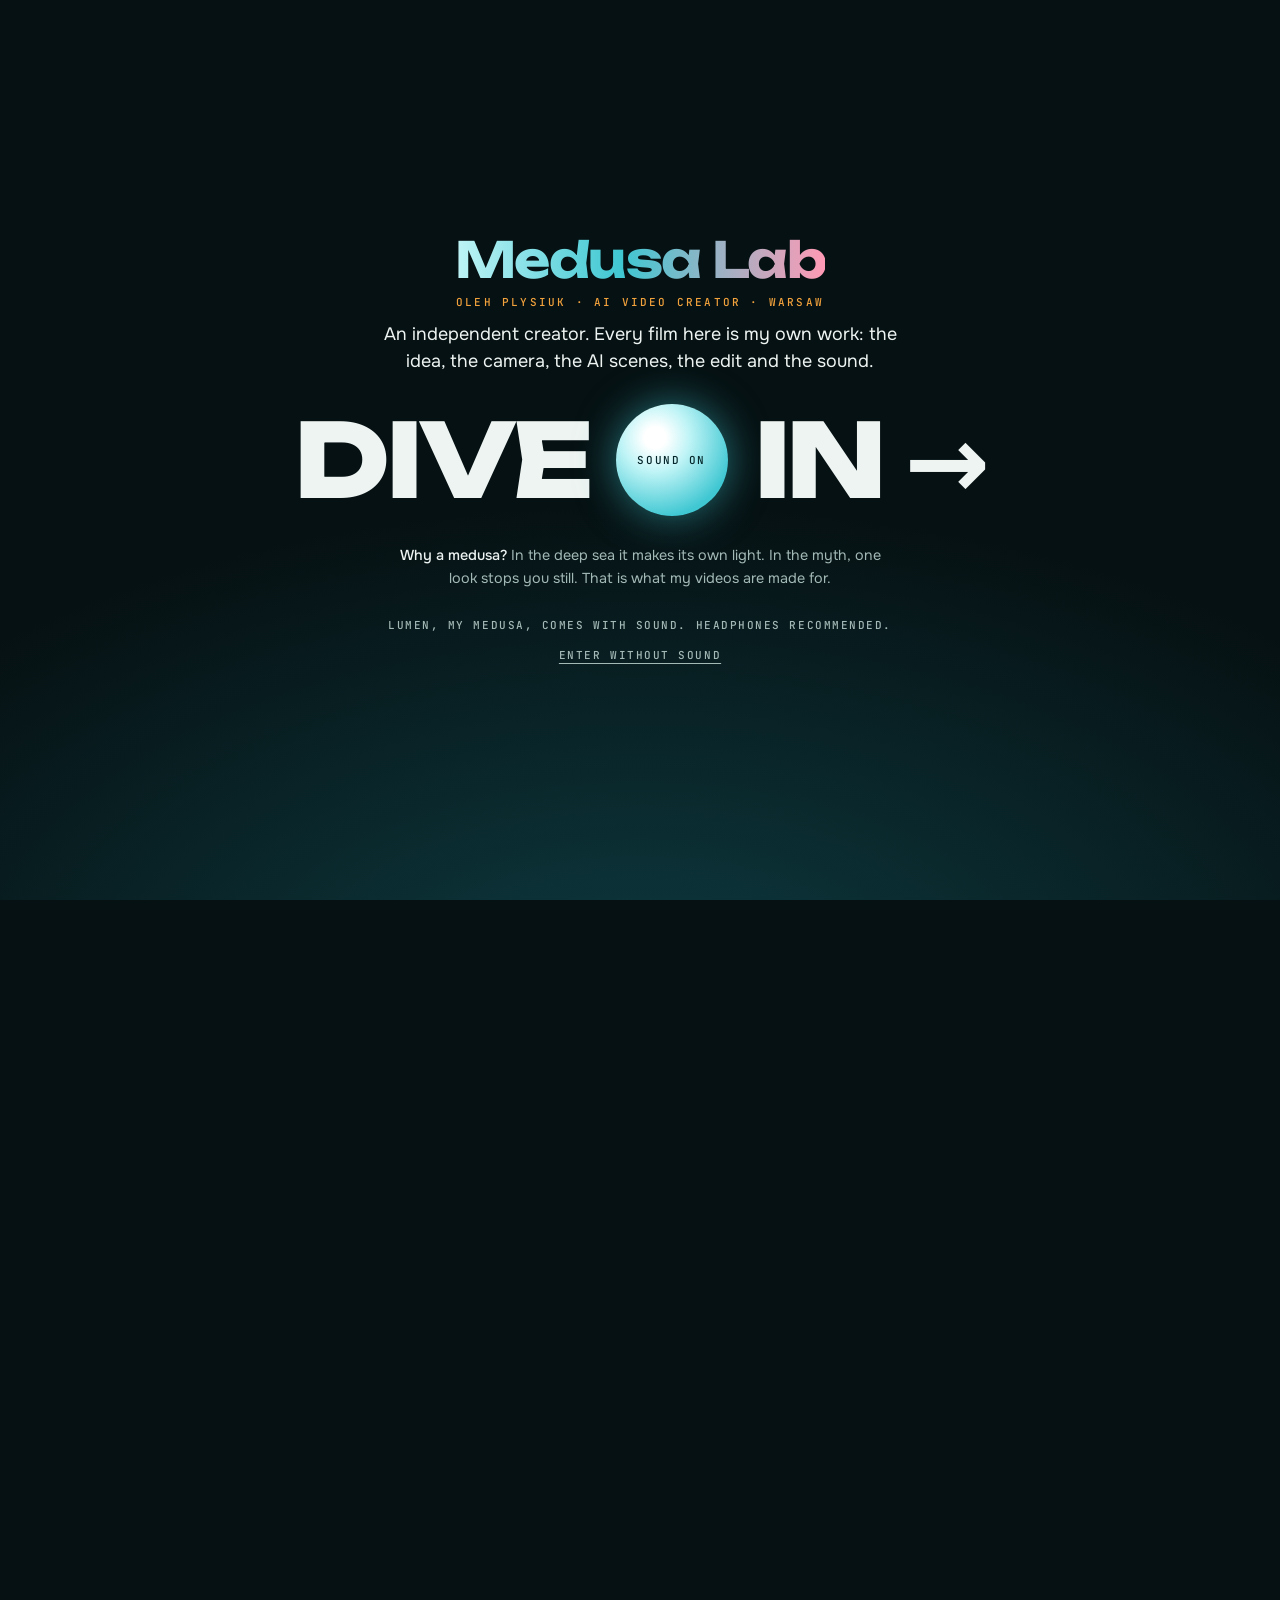
<file: index.html>
<!doctype html>
<html lang="en">
<head>
<meta charset="utf-8">
<meta name="viewport" content="width=device-width, initial-scale=1, viewport-fit=cover">
<title>Oleh Plysiuk · AI Video Creator</title>
<meta name="description" content="Oleh Plysiuk, AI video creator in Warsaw: product ads, brand films, reels and talking AI characters, with sound and music. For brands and agencies, from idea to final cut.">
<meta name="theme-color" content="#061113">
<link rel="canonical" href="https://olegplysiuk-lab.github.io/">
<meta property="og:type" content="website">
<meta property="og:url" content="https://olegplysiuk-lab.github.io/">
<meta property="og:title" content="Oleh Plysiuk · AI Video Creator">
<meta property="og:description" content="Oleh Plysiuk, AI video creator in Warsaw: product ads, brand films, reels and talking AI characters, with sound and music. For brands and agencies, from idea to final cut.">
<meta property="og:image" content="https://olegplysiuk-lab.github.io/og.jpg">
<meta property="og:image:width" content="1200">
<meta property="og:image:height" content="630">
<meta property="og:site_name" content="Oleh Plysiuk · AI Video Creator">
<meta property="og:locale" content="en_US">
<meta name="twitter:card" content="summary_large_image">
<meta name="author" content="Oleh Plysiuk">
<link rel="icon" href="favicon.svg" type="image/svg+xml">
<link rel="apple-touch-icon" href="apple-touch-icon.png">
<script type="application/ld+json">
{
 "@context": "https://schema.org",
 "@graph": [
  {
   "@type": "WebSite",
   "@id": "https://olegplysiuk-lab.github.io/#website",
   "url": "https://olegplysiuk-lab.github.io/",
   "name": "Oleh Plysiuk · AI Video Creator",
   "inLanguage": "en",
   "publisher": {
    "@id": "https://olegplysiuk-lab.github.io/#person"
   }
  },
  {
   "@type": "Person",
   "@id": "https://olegplysiuk-lab.github.io/#person",
   "name": "Oleh Plysiuk",
   "alternateName": [
    "Oleg Plysiuk",
    "Олег Плисюк"
   ],
   "jobTitle": "AI Video Creator",
   "description": "AI video creator, videographer and editor in Warsaw. Real camera work and generative AI, with sound and music, from the first idea to the final cut.",
   "url": "https://olegplysiuk-lab.github.io/",
   "image": "https://olegplysiuk-lab.github.io/media/oleh.jpg",
   "address": {
    "@type": "PostalAddress",
    "addressLocality": "Warsaw",
    "addressCountry": "PL"
   },
   "knowsLanguage": [
    "uk",
    "pl",
    "en"
   ],
   "knowsAbout": [
    "AI video production",
    "Generative AI video",
    "Videography",
    "Video editing",
    "Sound design",
    "AI music",
    "AI characters and lip-sync",
    "Interactive 3D websites"
   ],
   "sameAs": [
    "https://www.behance.net/fc6d06c6"
   ]
  },
  {
   "@type": "ProfessionalService",
   "@id": "https://olegplysiuk-lab.github.io/#studio",
   "name": "Oleh Plysiuk · AI video production",
   "description": "AI video production in Warsaw for brands and agencies: product ads, brand films, reels, AI characters, sound and music, and interactive 3D websites.",
   "url": "https://olegplysiuk-lab.github.io/services/",
   "image": "https://olegplysiuk-lab.github.io/og.jpg",
   "founder": {
    "@id": "https://olegplysiuk-lab.github.io/#person"
   },
   "address": {
    "@type": "PostalAddress",
    "addressLocality": "Warsaw",
    "addressCountry": "PL"
   },
   "areaServed": [
    {
     "@type": "City",
     "name": "Warsaw"
    },
    {
     "@type": "Country",
     "name": "Poland"
    },
    "Worldwide (remote)"
   ],
   "knowsLanguage": [
    "uk",
    "pl",
    "en"
   ],
   "hasOfferCatalog": {
    "@type": "OfferCatalog",
    "name": "Services",
    "itemListElement": [
     {
      "@type": "Offer",
      "itemOffered": {
       "@type": "Service",
       "name": "Product ads and AI product scenes",
       "description": "Your product in AI scenes built from real product photos or footage."
      }
     },
     {
      "@type": "Offer",
      "itemOffered": {
       "@type": "Service",
       "name": "Brand and image films",
       "description": "60–90 second films: script, live shoot or AI scenes, edit, sound and music."
      }
     },
     {
      "@type": "Offer",
      "itemOffered": {
       "@type": "Service",
       "name": "Reels and TikTok every month",
       "description": "Vertical videos for Instagram, TikTok and YouTube Shorts in a monthly package."
      }
     },
     {
      "@type": "Offer",
      "itemOffered": {
       "@type": "Service",
       "name": "AI characters who talk",
       "description": "A mascot or digital presenter with its own voice and lip-sync, labelled as AI."
      }
     },
     {
      "@type": "Offer",
      "itemOffered": {
       "@type": "Service",
       "name": "Sound and music for video",
       "description": "Sound design, voice-over and original music made together with the video."
      }
     },
     {
      "@type": "Offer",
      "itemOffered": {
       "@type": "Service",
       "name": "AI video subcontracting for agencies",
       "description": "White label, NDA, agreed deadlines, pitch visuals, live shoot and AI in one edit."
      }
     },
     {
      "@type": "Offer",
      "itemOffered": {
       "@type": "Service",
       "name": "Interactive 3D websites",
       "description": "A 3D site for a brand or product launch with films playing inside and sound."
      }
     }
    ]
   }
  },
  {
   "@type": "VideoObject",
   "@id": "https://olegplysiuk-lab.github.io/#film-showreel",
   "name": "Showreel 2026 · Oleh Plysiuk",
   "description": "A one-minute showreel made with generative AI and cut in one edit. Includes spec work.",
   "thumbnailUrl": "https://olegplysiuk-lab.github.io/media/poster/showreel.jpg",
   "uploadDate": "2026-10-29T22:02:25+00:00",
   "duration": "PT59S",
   "contentUrl": "https://olegplysiuk-lab.github.io/media/full/showreel.mp4",
   "creator": {
    "@id": "https://olegplysiuk-lab.github.io/#person"
   },
   "digitalSourceType": "https://schema.org/CompositeWithTrainedAlgorithmicMediaDigitalSource"
  },
  {
   "@type": "VideoObject",
   "@id": "https://olegplysiuk-lab.github.io/#film-night-street",
   "name": "Night street · Oleh Plysiuk",
   "description": "Fashion film shot on location in the evening, filmed and edited by Oleh Plysiuk.",
   "thumbnailUrl": "https://olegplysiuk-lab.github.io/media/poster/night-street.jpg",
   "uploadDate": "2026-10-29T22:02:25+00:00",
   "duration": "PT30S",
   "contentUrl": "https://olegplysiuk-lab.github.io/media/full/night-street.mp4",
   "creator": {
    "@id": "https://olegplysiuk-lab.github.io/#person"
   },
   "digitalSourceType": "https://schema.org/DigitalCaptureDigitalSource"
  },
  {
   "@type": "VideoObject",
   "@id": "https://olegplysiuk-lab.github.io/#film-space",
   "name": "Space · Oleh Plysiuk",
   "description": "Office chair ad: AI scenes that keep the product geometry, edit and sound.",
   "thumbnailUrl": "https://olegplysiuk-lab.github.io/media/poster/space.jpg",
   "uploadDate": "2026-10-29T22:02:25+00:00",
   "duration": "PT24S",
   "contentUrl": "https://olegplysiuk-lab.github.io/media/full/space.mp4",
   "creator": {
    "@id": "https://olegplysiuk-lab.github.io/#person"
   },
   "digitalSourceType": "https://schema.org/CompositeWithTrainedAlgorithmicMediaDigitalSource"
  },
  {
   "@type": "VideoObject",
   "@id": "https://olegplysiuk-lab.github.io/#film-diamond",
   "name": "Diamond · Oleh Plysiuk",
   "description": "Luxury chair film: AI scenes of leather and light.",
   "thumbnailUrl": "https://olegplysiuk-lab.github.io/media/poster/diamond.jpg",
   "uploadDate": "2026-10-29T22:02:25+00:00",
   "duration": "PT20S",
   "contentUrl": "https://olegplysiuk-lab.github.io/media/full/diamond.mp4",
   "creator": {
    "@id": "https://olegplysiuk-lab.github.io/#person"
   },
   "digitalSourceType": "https://schema.org/CompositeWithTrainedAlgorithmicMediaDigitalSource"
  },
  {
   "@type": "VideoObject",
   "@id": "https://olegplysiuk-lab.github.io/#film-sport",
   "name": "Sport · Oleh Plysiuk",
   "description": "Energy and emotion: an AI commercial. Spec work.",
   "thumbnailUrl": "https://olegplysiuk-lab.github.io/media/poster/sport.jpg",
   "uploadDate": "2026-10-29T22:02:25+00:00",
   "duration": "PT13S",
   "contentUrl": "https://olegplysiuk-lab.github.io/media/full/sport.mp4",
   "creator": {
    "@id": "https://olegplysiuk-lab.github.io/#person"
   },
   "digitalSourceType": "https://schema.org/CompositeWithTrainedAlgorithmicMediaDigitalSource"
  }
 ]
}
</script>
<link rel="preload" href="/fonts/unbounded-latin-06f2e4.woff2" as="font" type="font/woff2" crossorigin>
<link rel="stylesheet" href="/fonts/fonts.css">
<style>
/* Layout: a fixed 3D ocean, from the sea floor up to the surface. Lumen, a lens jellyfish, swims up a
   spiral as you scroll and the work opens as glass tabs along the same spiral. A sound gate opens the
   experience; camera-style HUD, a depth ruler and a work finder sit around the edges.
   One dark graded look: deep teal water, tungsten and coral light. */
:root {
  --bg: #061113;
  --fg: #eef4f2;
  --muted: #a3b9b6;
  --line: rgb(238 244 242 / 0.2);
  --glass: rgb(10 30 33 / 0.55);
  --accent: #f2a23c;
  --accent-ink: #1f1405;
  --rec: #ec5545;
  --display: "Unbounded", "Arial Black", system-ui, sans-serif;
  --body: "Onest", "Segoe UI", system-ui, sans-serif;
  --mono: "JetBrains Mono", ui-monospace, Menlo, Consolas, monospace;
  --gl: max(clamp(16px, 4vw, 44px), env(safe-area-inset-left, 0px));
  --gr: max(clamp(16px, 4vw, 44px), env(safe-area-inset-right, 0px));
  --top: calc(env(safe-area-inset-top, 0px) + clamp(14px, 2.4vw, 26px));
  --bottom: calc(env(safe-area-inset-bottom, 0px) + clamp(14px, 2.4vw, 26px));
  color-scheme: dark;
}
* { box-sizing: border-box; }
[hidden] { display: none !important; }
body { margin: 0; background: var(--bg); color: var(--fg); font: 400 16px/1.55 var(--body); -webkit-font-smoothing: antialiased; overflow-x: hidden; }
body.locked { overflow: hidden; }
button { font: inherit; color: inherit; }
:focus-visible { outline: 2px solid var(--accent); outline-offset: 3px; }
.sr-only { position: absolute; width: 1px; height: 1px; overflow: hidden; clip: rect(0 0 0 0); white-space: nowrap; }

#stage { position: fixed; inset: 0; width: 100%; height: 100%; display: block; }
.vids { position: fixed; left: 0; top: 0; width: 2px; height: 2px; opacity: 0; pointer-events: none; overflow: hidden; }
.track { height: 800vh; }
.nogl .track { height: auto; }

/* ---------- Sound gate (loader) ---------- */
.gate {
  position: fixed; inset: 0; z-index: 30;
  display: grid; place-items: center; align-content: center; gap: 28px;
  padding-left: var(--gl); padding-right: var(--gr);
  background: radial-gradient(120% 90% at 50% 110%, #0d3a40 0%, #061113 60%);
}
.gate { align-content: safe center; overflow-y: auto; padding-top: 24px; padding-bottom: 24px; }
/* who is behind it, before anything else: Medusa Lab is one creator, and why the guide is a medusa */
.gate__intro { display: grid; justify-items: center; gap: 10px; max-width: 640px; text-align: center; }
.gate__intro p { margin: 0; }
.gate__brand { font: 700 clamp(1.7rem, 4.4vw, 3.1rem)/1 var(--display); letter-spacing: -0.03em; background: linear-gradient(90deg, #bff4f6, #3fc7d2 45%, #ff9ab5); -webkit-background-clip: text; background-clip: text; color: transparent; }
.gate__who { font: 500 11px/1.5 var(--mono); letter-spacing: 0.2em; text-transform: uppercase; color: var(--accent); }
.gate__lead { max-width: 44ch; font-size: clamp(0.98rem, 1.5vw, 1.12rem); line-height: 1.55; }
.gate__why { margin: 0; max-width: 50ch; text-align: center; font-size: 0.9rem; line-height: 1.55; color: var(--muted); }
.gate__why b { font-weight: 500; color: var(--fg); }
@media (max-height: 720px) { .gate { gap: 18px; } .gate__lead { font-size: 0.94rem; } .gate__why { font-size: 0.84rem; } }
.gate__row { display: flex; align-items: center; gap: clamp(10px, 2vw, 22px); width: min(980px, 100%); }
.gate__word { font: 800 clamp(2rem, 7vw, 5.6rem)/1 var(--display); letter-spacing: -0.04em; text-transform: uppercase; white-space: nowrap; }
.gate__track { position: relative; flex: 1; min-width: 0; height: clamp(44px, 7vw, 76px); border: 2px solid var(--fg); border-radius: 999px; }
.gate__ball {
  position: absolute; top: 50%; left: 0; width: clamp(30px, 5vw, 54px); aspect-ratio: 1; margin-left: 8px;
  border-radius: 50%; transform: translate(0, -50%);
  background: radial-gradient(circle at 35% 30%, #fff 0 12%, #bff4f6 30%, #3fc7d2 70%);
  box-shadow: 0 0 24px rgb(63 199 210 / 0.6);
}
.gate__pct { font: 800 clamp(1.6rem, 5vw, 4rem)/1 var(--display); letter-spacing: -0.04em; min-width: 3.2ch; text-align: right; font-variant-numeric: tabular-nums; }
.gate__dive {
  display: flex; align-items: center; gap: clamp(12px, 2.4vw, 26px);
  border: 0; background: none; padding: 0; cursor: pointer;
  font: 800 clamp(2.2rem, 8vw, 6.4rem)/1 var(--display); letter-spacing: -0.04em; text-transform: uppercase;
}
.gate__orb {
  display: grid; place-items: center; width: clamp(64px, 10vw, 112px); aspect-ratio: 1; border-radius: 50%;
  background: radial-gradient(circle at 35% 30%, #fff 0 10%, #bff4f6 32%, #3fc7d2 75%);
  color: #06272b; font: 500 11px/1 var(--mono); letter-spacing: 0.14em;
  box-shadow: 0 0 40px rgb(63 199 210 / 0.55);
  transition: transform 0.35s cubic-bezier(.2,.8,.2,1);
}
.gate__dive:hover .gate__orb, .gate__dive:focus-visible .gate__orb { transform: scale(1.18); }
.gate__note { display: grid; justify-items: center; gap: 12px; margin: 0; text-align: center; font: 500 11px/1.6 var(--mono); letter-spacing: 0.14em; text-transform: uppercase; color: var(--muted); }
.gate__quiet { border: 0; background: none; padding: 4px; cursor: pointer; font: 500 11px/1 var(--mono); letter-spacing: 0.14em; text-transform: uppercase; color: var(--muted); text-decoration: underline; text-underline-offset: 4px; }

/* ---------- Sound pill ---------- */
.sound {
  position: fixed; z-index: 9; left: var(--gl); bottom: var(--bottom);
  display: inline-flex; align-items: center; gap: 10px; padding: 9px 14px;
  border: 1px solid var(--line); border-radius: 999px; background: var(--glass); backdrop-filter: blur(8px); -webkit-backdrop-filter: blur(8px);
  font: 500 10px/1 var(--mono); letter-spacing: 0.16em; text-transform: uppercase; cursor: pointer;
}
.sound__bars { display: inline-flex; align-items: center; gap: 2px; height: 14px; }
.sound__bars i { width: 2px; height: 100%; border-radius: 2px; background: var(--fg); transform-origin: center; animation: eq 1s ease-in-out infinite; }
.sound__bars i:nth-child(2) { animation-delay: -0.2s; } .sound__bars i:nth-child(3) { animation-delay: -0.5s; }
.sound__bars i:nth-child(4) { animation-delay: -0.35s; } .sound__bars i:nth-child(5) { animation-delay: -0.7s; }
.sound[aria-pressed="false"] .sound__bars i { animation: none; transform: scaleY(0.2); }
@keyframes eq { 0%, 100% { transform: scaleY(0.25); } 50% { transform: scaleY(1); } }

/* ---------- HUD ---------- */
.hud { position: fixed; z-index: 6; pointer-events: none; font: 500 11px/1.5 var(--mono); letter-spacing: 0.14em; text-transform: uppercase; text-shadow: 0 1px 8px rgb(0 0 0 / 0.5); }
.hud--tl { top: var(--top); left: var(--gl); }
.hud--tr { top: var(--top); right: var(--gr); text-align: right; }
.hud--bc { bottom: calc(var(--bottom) + 6px); left: 50%; transform: translateX(-50%); white-space: nowrap; transition: opacity 0.3s; }
.hud .dot { display: inline-block; width: 7px; height: 7px; margin-right: 8px; border-radius: 50%; background: var(--rec); vertical-align: 1px; animation: blink 1.2s steps(1) infinite; }
@keyframes blink { 50% { opacity: 0.2; } }
.brand { font: 700 13px/1 var(--display); letter-spacing: 0.02em; text-transform: none; }
.corner { position: fixed; z-index: 6; width: 18px; height: 18px; border: 1.5px solid rgb(238 244 242 / 0.55); pointer-events: none; }
.corner--tl { top: calc(env(safe-area-inset-top, 0px) + 8px); left: calc(env(safe-area-inset-left, 0px) + 8px); border-right: 0; border-bottom: 0; }
.corner--tr { top: calc(env(safe-area-inset-top, 0px) + 8px); right: calc(env(safe-area-inset-right, 0px) + 8px); border-left: 0; border-bottom: 0; }
.corner--bl { bottom: calc(env(safe-area-inset-bottom, 0px) + 8px); left: calc(env(safe-area-inset-left, 0px) + 8px); border-right: 0; border-top: 0; }
.corner--br { bottom: calc(env(safe-area-inset-bottom, 0px) + 8px); right: calc(env(safe-area-inset-right, 0px) + 8px); border-left: 0; border-top: 0; }

/* Navigation pill */
.pill {
  position: fixed; z-index: 9; top: var(--top); left: 50%; transform: translateX(-50%);
  display: flex; align-items: center; gap: 14px; padding: 9px 18px;
  border: 1px solid var(--line); border-radius: 999px; background: var(--glass); backdrop-filter: blur(8px); -webkit-backdrop-filter: blur(8px);
  box-shadow: 0 8px 26px -12px rgb(63 199 210 / 0.7);
}
.pill button { border: 0; background: none; padding: 0; cursor: pointer; font: 500 11px/1 var(--mono); letter-spacing: 0.16em; text-transform: uppercase; }
.pill button:hover, .pill__link:hover { color: var(--accent); }
.pill__link { color: var(--fg); font: 500 11px/1 var(--mono); letter-spacing: 0.16em; text-transform: uppercase; text-decoration: none; white-space: nowrap; }
.pill .pill__cta { margin: -5px -12px -5px 0; padding: 8px 14px; border-radius: 999px; background: var(--accent); color: var(--accent-ink); box-shadow: 0 0 22px rgb(242 162 60 / 0.45); transition: transform 0.25s, box-shadow 0.25s; }
.pill .pill__cta:hover { color: var(--accent-ink); transform: scale(1.06); box-shadow: 0 0 30px rgb(242 162 60 / 0.7); }
.pill__line { width: 46px; height: 1px; background: linear-gradient(90deg, transparent, var(--fg), transparent); }

/* Depth ruler */
.ruler { position: fixed; z-index: 6; left: calc(env(safe-area-inset-left, 0px) + 12px); top: 24vh; bottom: 24vh; width: 44px; pointer-events: none; }
.ruler__tick { position: absolute; left: 0; width: 6px; height: 1px; background: rgb(238 244 242 / 0.35); }
.ruler__tick--major { width: 12px; background: rgb(238 244 242 / 0.7); }
.ruler__label { position: absolute; left: 18px; transform: translateY(-50%); font: 500 9px/1 var(--mono); letter-spacing: 0.14em; color: var(--muted); white-space: nowrap; }
.ruler__mark { position: absolute; left: -2px; width: 18px; height: 2px; background: var(--accent); box-shadow: 0 0 10px var(--accent); }

/* Hero copy and hold-to-dive */
/* Welcome line: letters surface out of the water one by one when you dive in, and fade as you scroll */
.welcome { position: fixed; z-index: 4; left: 0; right: 0; top: 11vh; top: 11svh; padding: 0 var(--gr) 0 var(--gl); text-align: center; pointer-events: none; }
.welcome p { margin: 0; font: 600 clamp(1.9rem, 4.3vw, 4.6rem)/1.08 var(--display); letter-spacing: -0.035em; }
.welcome__w { display: inline-block; }
.welcome__ch { display: inline-block; opacity: 0; transform: translateY(0.35em); filter: blur(14px); text-shadow: 0 0 28px rgb(63 199 210 / 0.35); transition: opacity 1s, transform 1.4s cubic-bezier(0.2, 0.7, 0.2, 1), filter 1.4s; transition-delay: calc(var(--i) * 55ms); }
.welcome.is-on .welcome__ch { opacity: 1; transform: none; filter: blur(0); }
.hero { position: fixed; z-index: 4; left: var(--gl); bottom: calc(var(--bottom) + 58px); max-width: 36ch; pointer-events: none; }
.kicker { margin: 0 0 10px; font: 500 11px/1.4 var(--mono); letter-spacing: 0.22em; text-transform: uppercase; color: var(--accent); }
.role { margin: 0; font-size: 0.98rem; line-height: 1.45; text-shadow: 0 1px 14px rgb(0 0 0 / 0.5); }
.hold {
  position: fixed; z-index: 7; left: 50%; bottom: var(--bottom); transform: translateX(-50%); width: min(620px, 52vw);
  display: grid; grid-template-columns: 1fr auto; align-items: end; gap: 6px 18px;
}
.hold__q { font: 700 clamp(0.8rem, 1.3vw, 1rem)/1.2 var(--display); text-transform: uppercase; letter-spacing: -0.01em; }
.hold__btn { border: 0; background: none; padding: 0; cursor: pointer; font: 700 clamp(0.8rem, 1.3vw, 1rem)/1.2 var(--display); text-transform: uppercase; color: var(--accent); touch-action: none; user-select: none; -webkit-user-select: none; }
.hold__line { grid-column: 1 / -1; height: 3px; border-radius: 3px; background: rgb(238 244 242 / 0.2); overflow: hidden; }
.hold__line i { display: block; height: 100%; width: 100%; background: var(--accent); transform: scaleX(0); transform-origin: left; box-shadow: 0 0 10px var(--accent); }

/* Work finder */
.finder { position: fixed; z-index: 9; left: var(--gl); bottom: calc(var(--bottom) + 50px); transition: opacity 0.4s; }
.finder__toggle { display: inline-flex; gap: 10px; align-items: center; padding: 8px 12px; border: 1px solid var(--line); border-radius: 999px; background: var(--glass); backdrop-filter: blur(8px); -webkit-backdrop-filter: blur(8px); cursor: pointer; font: 500 10px/1 var(--mono); letter-spacing: 0.16em; text-transform: uppercase; color: var(--muted); }
.finder__toggle span { color: var(--accent); font-size: 13px; transition: transform 0.3s; }
.finder.open .finder__toggle span { transform: rotate(45deg); }
.finder ul { position: absolute; left: 0; bottom: calc(100% + 8px); list-style: none; margin: 0; padding: 12px 16px; display: grid; gap: 4px; min-width: 220px; border: 1px solid var(--line); border-radius: 14px; background: rgb(6 20 22 / 0.82); backdrop-filter: blur(10px); -webkit-backdrop-filter: blur(10px); opacity: 0; transform: translateY(8px); pointer-events: none; transition: opacity 0.25s, transform 0.25s; }
.finder.open ul { opacity: 1; transform: none; pointer-events: auto; }
.finder button { border: 0; background: none; padding: 2px 0; cursor: pointer; font: 500 11px/1.3 var(--mono); letter-spacing: 0.1em; text-transform: uppercase; color: #9fb7ff; text-align: left; transition: color 0.2s, transform 0.2s; }
.finder button:hover, .finder button.is-on { color: var(--accent); transform: translateX(4px); }

/* Who made all this: a small card with his photo on the first screen, bottom right */
.hero.me-card { left: auto; right: var(--gr); bottom: calc(var(--bottom) + 58px); max-width: none; width: min(390px, calc(100vw - var(--gl) - var(--gr))); }
.me { display: flex; gap: 14px; align-items: center; padding: 12px 18px 12px 12px; border: 1px solid var(--line); border-radius: 18px; background: rgb(6 20 22 / 0.66); backdrop-filter: blur(12px); -webkit-backdrop-filter: blur(12px); box-shadow: 0 20px 44px -22px rgb(0 0 0 / 0.9), inset 0 0 0 1px rgb(63 199 210 / 0.06); }
.me__photo { flex: none; position: relative; width: 76px; aspect-ratio: 4 / 5; border-radius: 12px; overflow: hidden; box-shadow: 0 0 0 1px rgb(238 244 242 / 0.16), 0 0 26px rgb(63 199 210 / 0.22); }
.me__photo img { display: block; width: 100%; height: 100%; object-fit: cover; }
.me__text { min-width: 0; }
.me__text p { margin: 0; }
.me__name { font: 700 1.05rem/1.15 var(--display); letter-spacing: -0.01em; }
.me .kicker { margin: 3px 0 7px; font-size: 10px; letter-spacing: 0.18em; }
.me .role { font-size: 0.86rem; line-height: 1.45; text-shadow: none; }
.me__status { display: inline-flex; align-items: center; gap: 8px; margin-top: 9px !important; font: 500 10px/1 var(--mono); letter-spacing: 0.14em; text-transform: uppercase; color: #7ee2a8; }
.me__status i { width: 7px; height: 7px; border-radius: 50%; background: #4ade80; animation: ping 2.2s ease-out infinite; }
@keyframes ping { 0% { box-shadow: 0 0 0 0 rgb(74 222 128 / 0.55); } 70%, 100% { box-shadow: 0 0 0 8px rgb(74 222 128 / 0); } }
/* the card opens About; it lifts on hover */
a.me { position: relative; color: inherit; text-decoration: none; cursor: pointer; transition: border-color 0.25s, transform 0.25s; }
a.me:focus-visible { border-color: rgb(242 162 60 / 0.55); transform: translateY(-2px); }
@media (hover: hover) { a.me:hover { border-color: rgb(242 162 60 / 0.55); transform: translateY(-2px); } a.me:hover .me__more { background: var(--accent); color: var(--accent-ink); transform: rotate(45deg); } }
.me__name { padding-right: 34px; }
.me__more { position: absolute; top: 10px; right: 10px; display: grid; place-items: center; width: 28px; height: 28px; border: 1px solid rgb(242 162 60 / 0.5); border-radius: 50%; color: var(--accent); font: 600 14px/1 var(--body); transition: background 0.25s, color 0.25s, transform 0.25s; }
a.me:focus-visible .me__more { background: var(--accent); color: var(--accent-ink); transform: rotate(45deg); }
/* Above the card: a small growth chart that draws itself, the platforms, and a way to send a brief */
.grow { margin-bottom: 12px; padding: 14px 16px 12px; border: 1px solid var(--line); border-radius: 18px; background: rgb(6 20 22 / 0.66); backdrop-filter: blur(12px); -webkit-backdrop-filter: blur(12px); box-shadow: 0 20px 44px -22px rgb(0 0 0 / 0.9), inset 0 0 0 1px rgb(63 199 210 / 0.06); }
.grow p { margin: 0; }
.grow__kicker { display: flex; align-items: center; gap: 8px; font: 500 10px/1 var(--mono); letter-spacing: 0.18em; text-transform: uppercase; color: #7ee2a8; }
.grow__kicker b { display: grid; place-items: center; width: 18px; height: 18px; border-radius: 6px; background: rgb(74 222 128 / 0.15); color: #4ade80; font: 700 12px/1 var(--body); }
.grow.is-on .grow__kicker b { animation: nudge 2.4s 2s ease-in-out infinite; }
@keyframes nudge { 0%, 70%, 100% { transform: none; } 80% { transform: translate(2px, -2px); } }
.grow__title { margin-top: 8px !important; font: 600 0.98rem/1.3 var(--display); letter-spacing: -0.01em; }
.grow__short { display: none; }
.grow__chart { display: block; width: 100%; height: auto; margin: 8px 0 4px; overflow: visible; }
.grow__chart .bar { transform-box: fill-box; transform-origin: 50% 100%; transform: scaleY(0); }
.grow.is-on .bar { animation: bar-up 0.9s cubic-bezier(0.2, 0.8, 0.2, 1) forwards; animation-delay: calc(var(--i) * 90ms); }
@keyframes bar-up { to { transform: scaleY(1); } }
.grow__chart .line { stroke-dasharray: 1; stroke-dashoffset: 1; }
.grow.is-on .line { animation: draw 1.5s 0.35s cubic-bezier(0.4, 0, 0.2, 1) forwards, glow 3.2s 2.2s ease-in-out infinite; }
@keyframes draw { to { stroke-dashoffset: 0; } }
@keyframes glow { 50% { stroke-width: 3.8; } }
.grow__chart .pop { transform-box: fill-box; transform-origin: 50% 50%; transform: scale(0); opacity: 0; }
.grow.is-on .pop { animation: pop 0.55s cubic-bezier(0.3, 1.6, 0.5, 1) forwards; animation-delay: var(--d); }
@keyframes pop { to { transform: scale(1); opacity: 1; } }
.grow.is-on .bob { animation: bob 3s ease-in-out infinite; animation-delay: var(--d); }
@keyframes bob { 50% { transform: translateY(-3px); } }
.grow__foot { display: flex; align-items: center; justify-content: space-between; gap: 12px; }
.grow__tags { font: 500 10px/1.3 var(--mono); letter-spacing: 0.12em; text-transform: uppercase; color: var(--muted); }
.grow__cta { flex: none; padding: 9px 14px; border: 0; border-radius: 999px; background: var(--accent); color: var(--accent-ink); font: 500 11px/1 var(--mono); letter-spacing: 0.12em; text-transform: uppercase; cursor: pointer; box-shadow: 0 0 22px rgb(242 162 60 / 0.4); transition: transform 0.2s, box-shadow 0.2s; }
.grow__cta:hover, .grow__cta:focus-visible { transform: scale(1.05); box-shadow: 0 0 30px rgb(242 162 60 / 0.65); }
/* Send a brief: a form over the page; it reaches Oleh by email */
.brief { position: fixed; inset: 0; z-index: 41; display: grid; padding: var(--top) var(--gr) var(--bottom) var(--gl); overflow-y: auto; overscroll-behavior: contain; background: rgb(4 10 11 / 0.8); backdrop-filter: blur(10px); -webkit-backdrop-filter: blur(10px); }
.brief__box { position: relative; width: min(660px, 100%); margin: auto; padding: 28px 28px 24px; border: 1px solid var(--line); border-radius: 22px; background: linear-gradient(180deg, rgb(13 46 51 / 0.96), rgb(6 17 19 / 0.97)); box-shadow: 0 40px 90px -30px #000; }
.brief__title { margin: 0; font: 700 clamp(1.3rem, 3vw, 1.9rem)/1.1 var(--display); letter-spacing: -0.02em; text-transform: uppercase; }
.brief__lead { margin: 8px 0 20px; color: var(--muted); font-size: 0.95rem; }
.brief__grid { display: grid; grid-template-columns: repeat(2, minmax(0, 1fr)); gap: 12px; }
.brief label, .brief legend { display: grid; gap: 6px; font: 500 10px/1.2 var(--mono); letter-spacing: 0.14em; text-transform: uppercase; color: var(--muted); }
.brief input:not([type="checkbox"]), .brief textarea { width: 100%; padding: 12px 14px; border: 1px solid var(--line); border-radius: 12px; background: rgb(255 255 255 / 0.04); color: var(--fg); font: 400 16px/1.4 var(--body); letter-spacing: 0; text-transform: none; transition: border-color 0.2s, box-shadow 0.2s; }
.brief textarea { min-height: 112px; resize: vertical; }
.brief input:focus, .brief textarea:focus { outline: none; border-color: var(--accent); box-shadow: 0 0 0 3px rgb(242 162 60 / 0.18); }
.brief ::placeholder { color: rgb(163 185 182 / 0.55); }
.brief__need { margin: 18px 0; padding: 0; border: 0; }
.brief__chips { display: flex; flex-wrap: wrap; gap: 8px; margin-top: 8px; }
.brief__chips label { display: block; }
.brief__chips input { position: absolute; opacity: 0; pointer-events: none; }
.brief__chips span { display: inline-block; padding: 8px 13px; border: 1px solid var(--line); border-radius: 999px; font: 400 13px/1.2 var(--body); letter-spacing: 0; text-transform: none; color: var(--fg); cursor: pointer; transition: background 0.2s, border-color 0.2s, color 0.2s; }
.brief__chips input:checked + span { background: var(--accent); border-color: var(--accent); color: var(--accent-ink); }
.brief__chips input:focus-visible + span { outline: 2px solid var(--accent); outline-offset: 2px; }
.brief__row { display: grid; grid-template-columns: minmax(0, 2fr) minmax(0, 1fr); gap: 12px; margin-top: 12px; }
.brief__ok { display: flex !important; grid-template-columns: none; align-items: flex-start; gap: 10px !important; margin-top: 16px; font: 400 13px/1.45 var(--body) !important; letter-spacing: 0 !important; text-transform: none !important; }
.brief__ok input { margin-top: 2px; width: 18px; height: 18px; flex: none; accent-color: var(--accent); }
.brief__more { padding: 0; border: 0; background: none; color: var(--accent); font: inherit; text-decoration: underline; text-underline-offset: 3px; cursor: pointer; }
.brief__privacy { margin: 10px 0 0; padding: 12px 14px; border-radius: 12px; background: rgb(255 255 255 / 0.04); color: var(--muted); font-size: 0.82rem; line-height: 1.5; }
.brief__actions { display: flex; flex-wrap: wrap; align-items: center; gap: 12px 18px; margin-top: 20px; }
.brief__send { padding: 14px 24px; border: 0; border-radius: 999px; background: var(--accent); color: var(--accent-ink); font: 500 12px/1 var(--mono); letter-spacing: 0.14em; text-transform: uppercase; cursor: pointer; box-shadow: 0 0 26px rgb(242 162 60 / 0.4); }
.brief__send[disabled] { opacity: 0.6; cursor: wait; }
.brief__msg { font-size: 0.9rem; color: var(--muted); }
.brief__msg.is-err { color: #ff9d8f; }
.brief__msg a { color: var(--accent); }
.brief__x { position: absolute; top: 12px; right: 12px; display: grid; place-items: center; width: 44px; height: 44px; padding: 0; border: 1px solid var(--line); border-radius: 50%; background: rgb(6 17 19 / 0.6); color: var(--fg); font: 400 22px/1 var(--body); cursor: pointer; }
.brief__x:hover { border-color: var(--accent); color: var(--accent); }
.brief__hp { position: absolute !important; left: -9999px; width: 1px; height: 1px; opacity: 0; }
.brief__done { display: grid; justify-items: center; gap: 10px; padding: 30px 8px 10px; text-align: center; }
.brief__done b { display: grid; place-items: center; width: 64px; height: 64px; border-radius: 50%; background: rgb(74 222 128 / 0.15); color: #4ade80; font: 700 30px/1 var(--body); }
.brief__done p { margin: 0; max-width: 40ch; color: var(--muted); }
.brief__done h2 { margin: 0; font: 700 1.5rem/1.1 var(--display); text-transform: uppercase; }
.links button { padding: 10px 18px; border: 1px solid var(--accent); border-radius: 999px; background: var(--accent); color: var(--accent-ink); font: inherit; cursor: pointer; }
.links button:hover { box-shadow: 0 0 24px rgb(242 162 60 / 0.5); }

/* Labels pinned under each tab */
.labels { position: fixed; inset: 0; z-index: 3; pointer-events: none; overflow: hidden; }
.label { position: absolute; left: 0; top: 0; width: max-content; max-width: 46vw; opacity: 0; will-change: transform, opacity; }
.label__idx { margin: 0; font: 500 11px/1.4 var(--mono); letter-spacing: 0.16em; color: var(--accent); }
.label__title { position: relative; margin: 4px 0 0; font: 700 clamp(1.1rem, 2.4vw, 1.9rem)/1 var(--display); letter-spacing: -0.02em; text-transform: uppercase; }
.label__meta { margin: 6px 0 0; font-size: 0.9rem; color: var(--muted); }
.label.reveal .label__title { animation: rise 0.8s cubic-bezier(0.2, 0.7, 0.2, 1) both; }
.label.reveal .label__meta { animation: rise 0.8s 0.12s cubic-bezier(0.2, 0.7, 0.2, 1) both; }
@keyframes rise { from { opacity: 0; transform: translateY(12px); filter: blur(6px); } to { opacity: 1; transform: none; filter: none; } }

/* Contact */
.contact { position: relative; z-index: 12; min-height: 100vh; min-height: 100svh; display: grid; grid-template-columns: minmax(0, 1fr); align-content: center; gap: 30px; padding-block: 16vh calc(var(--bottom) + 72px); background: var(--bg); border-top: 1px solid var(--line); overflow: hidden; }
/* About: the portrait melts into the page; slow water light drifts over it */
.about { display: grid; grid-template-columns: minmax(0, 0.85fr) minmax(0, 1.15fr); gap: clamp(28px, 5vw, 80px); align-items: center; padding-left: var(--gl); padding-right: var(--gr); }
.about__photo { position: relative; justify-self: center; width: 100%; max-width: 520px; margin: 0; overflow: hidden; }
.about__photo img { display: block; width: 100%; height: auto; transform: scale(1.07); filter: brightness(0.85); transition: transform 1.8s cubic-bezier(0.2, 0.7, 0.2, 1), filter 1.8s; }
.about.is-in .about__photo img { transform: none; filter: none; }
.about__light { position: absolute; inset: -10%; pointer-events: none; mix-blend-mode: screen; background: radial-gradient(38% 26% at 66% 24%, rgb(63 199 210 / 0.16), transparent 70%), radial-gradient(30% 22% at 30% 62%, rgb(242 162 60 / 0.08), transparent 70%); animation: drift 16s ease-in-out infinite alternate; }
@keyframes drift { to { transform: translate3d(5%, -4%, 0) scale(1.08); } }
.about__photo figcaption { position: absolute; left: 6%; bottom: 7%; display: flex; gap: 10px; align-items: center; font: 500 10px/1 var(--mono); letter-spacing: 0.2em; text-transform: uppercase; color: var(--muted); }
.about__photo figcaption::before { content: ""; width: 26px; height: 1px; background: var(--accent); }
.about__text { max-width: 640px; }
.about__name { margin: 0; font: 700 clamp(2rem, 4.6vw, 3.8rem)/1 var(--display); letter-spacing: -0.035em; text-transform: uppercase; }
.about__role { margin: 12px 0 0; font: 500 12px/1.4 var(--mono); letter-spacing: 0.16em; text-transform: uppercase; color: var(--accent); }
.about__bio + .about__bio { margin-top: 12px; }
.about__bio { margin: 22px 0 0; max-width: 56ch; font-size: 1.02rem; line-height: 1.65; }
.about__facts { display: grid; gap: 14px; margin: 26px 0 0; padding: 22px 0 0; border-top: 1px solid var(--line); }
.about__facts div { display: grid; grid-template-columns: 112px minmax(0, 1fr); gap: 16px; }
.about__facts dt { font: 500 10px/1.9 var(--mono); letter-spacing: 0.16em; text-transform: uppercase; color: var(--muted); }
.about__facts dd { margin: 0; font-size: 0.92rem; line-height: 1.6; }
.offer { padding-left: var(--gl); padding-right: var(--gr); }
.offer__title { margin: 0; max-width: 22ch; font: 700 clamp(1.5rem, 3.4vw, 2.8rem)/1.05 var(--display); letter-spacing: -0.03em; text-transform: uppercase; }
.offer__list { display: grid; grid-template-columns: repeat(3, minmax(0, 1fr)); gap: 16px; margin: 24px 0 0; padding: 0; list-style: none; }
.offer__list li { padding: 20px 22px; border: 1px solid var(--line); border-radius: 16px; background: var(--glass); }
.offer__list h3 { margin: 0 0 8px; font: 600 1rem/1.25 var(--display); color: var(--accent); }
.offer__list p { margin: 0; font-size: 0.95rem; line-height: 1.6; }
.offer__more { display: flex; flex-wrap: wrap; gap: 10px 26px; margin: 20px 0 0; }
.offer__more a { font: 500 12px/1.4 var(--mono); letter-spacing: 0.12em; text-transform: uppercase; color: var(--accent); text-decoration: none; }
.offer__more a:hover { text-decoration: underline; text-underline-offset: 4px; }
@media (max-width: 860px) { .offer__list { grid-template-columns: minmax(0, 1fr); } }
.contact__inner { display: grid; gap: 28px; padding-left: var(--gl); padding-right: var(--gr); }
.marquee { display: flex; width: max-content; animation: marquee 22s linear infinite; }
.marquee span { padding-right: 0.5em; font: 800 clamp(3rem, 11vw, 10rem)/0.9 var(--display); letter-spacing: -0.045em; text-transform: uppercase; white-space: nowrap; }
.marquee span:nth-child(even) { color: transparent; -webkit-text-stroke: 1.5px var(--fg); }
@keyframes marquee { to { transform: translateX(-50%); } }
.contact__row { display: flex; flex-wrap: wrap; align-items: center; gap: 22px 32px; }
.orb-btn { display: grid; place-items: center; width: 128px; aspect-ratio: 1; border-radius: 50%; border: 0; cursor: pointer; background: radial-gradient(circle at 35% 30%, #fff 0 10%, #ffd9a6 32%, var(--accent) 78%); color: var(--accent-ink); font: 500 11px/1.3 var(--mono); letter-spacing: 0.14em; text-transform: uppercase; text-align: center; box-shadow: 0 0 40px rgb(242 162 60 / 0.4); transition: transform 0.3s; }
.orb-btn:hover { transform: scale(1.08) rotate(-4deg); }
.mail { font: 500 clamp(1.1rem, 2.6vw, 1.7rem)/1.3 var(--mono); color: var(--accent); overflow-wrap: anywhere; user-select: all; }
.links { display: flex; flex-wrap: wrap; gap: 10px; margin: 0; padding: 0; list-style: none; }
.links a { display: inline-block; padding: 10px 18px; border: 1px solid var(--line); border-radius: 999px; color: var(--fg); text-decoration: none; }
.links a:hover { border-color: var(--accent); color: var(--accent); }
.links a[download] { border-color: var(--accent); color: var(--accent); }
.note { max-width: 60ch; margin: 0; font: 400 13px/1.6 var(--mono); color: var(--muted); }
.nogl-msg { position: fixed; inset: 0; z-index: 5; display: grid; place-items: center; padding: 0 var(--gr) 0 var(--gl); text-align: center; color: var(--muted); font: 400 14px/1.6 var(--mono); }

/* Cursor */
.cursor { position: fixed; left: 0; top: 0; z-index: 11; display: grid; place-items: center; width: 78px; height: 78px; margin: -39px 0 0 -39px; border: 1px solid rgb(238 244 242 / 0.7); border-radius: 50%; font: 500 10px/1 var(--mono); letter-spacing: 0.18em; text-transform: uppercase; pointer-events: none; transition: width 0.25s, height 0.25s, margin 0.25s, background 0.25s, color 0.25s, opacity 0.25s; }
.cursor svg { position: absolute; inset: -1px; width: calc(100% + 2px); height: calc(100% + 2px); transform: rotate(-90deg); }
.cursor circle { fill: none; stroke: var(--accent); stroke-width: 2; }
.cursor.is-play { width: 96px; height: 96px; margin: -48px 0 0 -48px; background: var(--accent); border-color: var(--accent); color: var(--accent-ink); }
.cursor.is-off { opacity: 0; }
@media (hover: hover) and (pointer: fine) { .track { cursor: none; } }
@media (hover: none), (pointer: coarse) { .cursor { display: none; } }
.swipe-hint { position: fixed; z-index: 6; left: 50%; bottom: calc(var(--bottom) + 46px); transform: translateX(-50%); display: flex; gap: 10px; align-items: center; padding: 8px 14px; border: 1px solid var(--line); border-radius: 999px; background: var(--glass); backdrop-filter: blur(8px); -webkit-backdrop-filter: blur(8px); font: 500 10px/1 var(--mono); letter-spacing: 0.18em; text-transform: uppercase; white-space: nowrap; pointer-events: none; opacity: 0; transition: opacity 0.4s; }
.swipe-hint i { font-style: normal; color: var(--accent); animation: nudge 1.6s ease-in-out infinite; }
.swipe-hint i:first-child { animation-direction: reverse; }
@keyframes nudge { 0%, 100% { transform: translateX(0); } 50% { transform: translateX(-5px); } }

/* Lightbox */
.lb { position: fixed; inset: 0; z-index: 40; display: grid; place-items: center; gap: 14px; align-content: center; padding: var(--top) var(--gr) var(--bottom) var(--gl); background: rgb(4 10 11 / 0.94); }
.lb video { max-width: min(100%, 1400px); max-height: 82vh; max-height: 76svh; border-radius: 14px; background: #000; }
.lb__yt { width: min(100%, 1400px); max-height: 82vh; aspect-ratio: 16 / 9; }
.lb__yt.is-tall { width: auto; height: 82vh; max-width: 100%; }
.lb__yt iframe { display: block; width: 100%; height: 100%; border: 0; border-radius: 14px; background: #000; }
.lb__soon { display: grid; gap: 14px; justify-items: center; padding: 40px 24px; }
.lb__kicker { color: var(--accent) !important; letter-spacing: 0.16em !important; text-transform: uppercase; font-size: 11px !important; }
.lb__title { font: 800 clamp(1.6rem, 5vw, 3.4rem)/1.05 var(--display) !important; letter-spacing: -0.03em; text-transform: uppercase; color: var(--fg) !important; }
.lb__row { display: flex; gap: 10px; justify-content: center; }
.lb p { max-width: 56ch; margin: 0; text-align: center; font: 400 13px/1.5 var(--mono); color: var(--muted); }
.lb button, .lb__link { padding: 10px 18px; border: 1px solid var(--line); border-radius: 999px; background: transparent; cursor: pointer; color: var(--fg); text-decoration: none; font: 500 12px/1 var(--mono); letter-spacing: 0.1em; text-transform: uppercase; }
.lb__link { border-color: var(--accent); color: var(--accent); }
.lb .lb__x { position: fixed; top: var(--top); right: var(--gr); display: grid; place-items: center; width: 44px; height: 44px; padding: 0; border-radius: 50%; background: rgb(6 17 19 / 0.6); font: 400 17px/1 var(--body); letter-spacing: 0; }
html.lb-open, html.lb-open body { overflow: hidden; }
/* Touch: a Play badge on the card in front */
.tap-play { position: fixed; left: 0; top: 0; z-index: 4; display: flex; gap: 8px; align-items: center; padding: 10px 16px 10px 13px; border: 1px solid rgb(238 244 242 / 0.4); border-radius: 999px; background: rgb(6 17 19 / 0.45); backdrop-filter: blur(6px); -webkit-backdrop-filter: blur(6px); font: 500 11px/1 var(--mono); letter-spacing: 0.16em; text-transform: uppercase; pointer-events: none; opacity: 0; will-change: transform, opacity; }
.tap-play svg { width: 11px; height: 11px; fill: var(--accent); }

.fade { transition: opacity 0.4s; }
@media (max-width: 760px) {
  .ruler__label, .hud--tr br, .hud--tr #depth { display: none; }
  /* phones: the finder opens as a list under the top pill, from its Work button */
  .finder { left: 50%; bottom: auto; top: calc(var(--top) + 78px); transform: translateX(-50%); }
  .finder__toggle { display: none; }
  .finder ul { position: static; min-width: 240px; gap: 0; padding: 6px 8px; transform: translateY(-8px); }
  .finder li button { display: block; width: 100%; padding: 11px 10px; font-size: 12px; }
  .pill button { white-space: nowrap; }
  .pill { gap: 11px; padding: 9px 14px; }
  .pill__line { width: 18px; }
  .pill [data-go="2"]::after { content: " ▾"; color: var(--accent); }
  .hud { font-size: 10px; }
  .pill { top: calc(var(--top) + 30px); }
  .label { max-width: 70vw; }
  .hold { width: calc(100% - 2 * var(--gl)); bottom: calc(var(--bottom) + 50px); }
  .hero { bottom: calc(var(--bottom) + 116px); }
  .hero.me-card { left: var(--gl); right: var(--gr); bottom: calc(var(--bottom) + 112px); width: auto; }
  .me { gap: 12px; padding: 10px 14px 10px 10px; }
  .me__photo { width: 62px; }
  .me .role { font-size: 0.82rem; }
  /* phones: the growth block is one slim row above the card */
  .grow { display: flex; align-items: center; gap: 10px; margin-bottom: 8px; padding: 6px 6px 6px 10px; border-radius: 14px; }
  .grow__head { flex: 1; min-width: 0; }
  .grow__kicker, .grow__title, .grow__tags { display: none; }
  .grow__short { display: block; font: 600 0.74rem/1.2 var(--display); }
  .grow__chart { order: -1; flex: none; width: 62px; margin: 0; }
  .grow__cta { padding: 9px 12px; font-size: 10px; }
  .grow__chart .pop { display: none; }
  .grow__foot { flex: none; }
  .brief__grid, .brief__row { grid-template-columns: minmax(0, 1fr); }
  .brief__box { padding: 24px 18px 20px; }
  .hud--bc { bottom: calc(var(--bottom) + 52px); }
}
@media (max-width: 700px) {
  .welcome__w { display: block; }
  .about { grid-template-columns: minmax(0, 1fr); }
  .about__photo { max-width: 420px; }
  .about__facts div { grid-template-columns: minmax(0, 1fr); gap: 2px; }
}
/* Touch screens: the 3D view takes every swipe itself (one swipe, one card), the page never pulls to refresh,
   and the buttons are big enough for a thumb */
@media (pointer: coarse) {
  html { overscroll-behavior-y: none; }
  #stage { touch-action: none; }
  .lb { touch-action: none; }
  .swipe-hint { bottom: calc(var(--bottom) + 96px); }
  .hold__btn { padding: 12px 0; }
  .pill { padding: 0 14px; }
  .pill button { padding: 12px 6px; }
  .sound { min-height: 40px; }
}
@media (prefers-reduced-motion: reduce) {
  .about__photo img { transform: none; filter: none; transition: none; }
  .about__light { animation: none; }
  .me__status i { animation: none; }
  .grow .bar, .grow .pop { animation: none !important; transform: none; opacity: 1; }
  .grow .line { animation: none !important; stroke-dashoffset: 0; }
  .grow .bob, .grow__kicker b { animation: none !important; }
}
@media (prefers-reduced-motion: reduce) {
  .welcome__ch { transition: opacity 0.6s; transform: none; filter: none; }
  .hud .dot, .sound__bars i, .marquee, .swipe-hint i { animation: none; }
}
</style>
</head>
<body>
<canvas id="stage" aria-hidden="true"></canvas>
<div class="vids" aria-hidden="true"></div>
<div class="labels" aria-hidden="true"></div>
<div class="swipe-hint" aria-hidden="true"><i>←</i>Swipe<i>→</i></div>
<div class="tap-play" aria-hidden="true"><svg viewBox="0 0 12 12"><path d="M2 1l9 5-9 5z"/></svg>Play</div>

<span class="corner corner--tl"></span><span class="corner corner--tr"></span>
<span class="corner corner--bl"></span><span class="corner corner--br"></span>

<div class="hud hud--tl"><span class="brand">Medusa Lab</span><br>Oleh Plysiuk · AI video</div>
<div class="hud hud--tr"><span class="dot"></span><span id="tc">00:00:00:00</span><br><span id="depth">Depth 700 m · f/16</span></div>
<div class="hud hud--bc fade" id="scene-label" style="opacity:0">Lumen · rising</div>

<nav class="pill fade" aria-label="Sections">
  <button type="button" data-go="2">Work</button>
  <span class="pill__line" aria-hidden="true"></span>
  <a class="pill__link" href="/services/">Services</a>
  <button class="pill__cta" type="button" data-go="contact">Contact</button>
</nav>

<div class="ruler fade" aria-hidden="true"></div>

<div class="welcome" aria-hidden="true"><p><span class="welcome__w">Welcome</span> <span class="welcome__w">to my world</span></p></div>

<div class="hero me-card fade">
  <h1 class="sr-only">Oleh Plysiuk, AI video creator and videographer in Warsaw</h1>
  <p class="sr-only">Welcome to my world</p>
  <div class="grow" id="grow">
    <div class="grow__head">
      <p class="grow__kicker"><b aria-hidden="true">↗</b>Grow with video</p>
      <p class="grow__title">Want more people to see, remember and buy your product?</p>
      <p class="grow__short">Grow your sales with video</p>
    </div>
    <svg class="grow__chart" viewBox="0 0 360 106" aria-hidden="true" focusable="false">
      <defs>
        <linearGradient id="g-bar" x1="0" y1="0" x2="0" y2="1"><stop offset="0" stop-color="#3fc7d2" stop-opacity="0.85"/><stop offset="1" stop-color="#3fc7d2" stop-opacity="0.12"/></linearGradient>
        <linearGradient id="g-top" x1="0" y1="0" x2="0" y2="1"><stop offset="0" stop-color="#f2a23c"/><stop offset="1" stop-color="#f2a23c" stop-opacity="0.15"/></linearGradient>
        <linearGradient id="g-ig" x1="0" y1="1" x2="1" y2="0"><stop offset="0" stop-color="#feda75"/><stop offset="0.5" stop-color="#d62976"/><stop offset="1" stop-color="#4f5bd5"/></linearGradient>
      </defs>
      <g stroke="rgb(238 244 242 / 0.08)" stroke-width="1"><line x1="0" y1="40" x2="360" y2="40"/><line x1="0" y1="60" x2="360" y2="60"/><line x1="0" y1="80" x2="360" y2="80"/><line x1="0" y1="100" x2="360" y2="100" stroke="rgb(238 244 242 / 0.2)"/></g>
      <g fill="url(#g-bar)">
        <rect class="bar" style="--i:0" x="14" y="84" width="26" height="16" rx="4"/>
        <rect class="bar" style="--i:1" x="64" y="78" width="26" height="22" rx="4"/>
        <rect class="bar" style="--i:2" x="114" y="70" width="26" height="30" rx="4"/>
        <rect class="bar" style="--i:3" x="164" y="64" width="26" height="36" rx="4"/>
        <rect class="bar" style="--i:4" x="214" y="52" width="26" height="48" rx="4"/>
        <rect class="bar" style="--i:5" x="264" y="42" width="26" height="58" rx="4"/>
        <rect class="bar" style="--i:6" x="314" y="28" width="26" height="72" rx="4" fill="url(#g-top)"/>
      </g>
      <polyline class="line" pathLength="1" points="27,78 77,72 127,64 177,58 227,46 277,36 327,22" fill="none" stroke="#f2a23c" stroke-width="2.6" stroke-linecap="round" stroke-linejoin="round" style="filter: drop-shadow(0 0 5px rgb(242 162 60 / 0.6))"/>
      <g transform="translate(327 22) rotate(-15.6)"><path class="pop" style="--d:1.75s" d="M13 0 L0 -6.5 L0 6.5Z" fill="#f2a23c"/></g>
      <g transform="translate(77 52)"><g class="pop" style="--d:0.9s"><g class="bob" style="--d:2.2s">
        <circle r="11" fill="url(#g-ig)"/><rect x="-5.5" y="-5.5" width="11" height="11" rx="3.4" fill="none" stroke="#fff" stroke-width="1.5"/><circle r="2.6" fill="none" stroke="#fff" stroke-width="1.5"/><circle cx="3.2" cy="-3.2" r="0.85" fill="#fff"/>
      </g></g></g>
      <g transform="translate(177 38)"><g class="pop" style="--d:1.2s"><g class="bob" style="--d:2.6s">
        <circle r="11" fill="#111" stroke="rgb(255 255 255 / 0.25)"/>
        <g fill="none" stroke-width="1.8" stroke-linecap="round"><path d="M0.6 -6.6 v8.4 a2.7 2.7 0 1 1 -2.7 -2.7 M0.6 -6.6 q1 2.6 4 2.9" stroke="#25f4ee" transform="translate(-0.7 -0.4)"/><path d="M0.6 -6.6 v8.4 a2.7 2.7 0 1 1 -2.7 -2.7 M0.6 -6.6 q1 2.6 4 2.9" stroke="#fe2c55" transform="translate(0.7 0.4)"/><path d="M0.6 -6.6 v8.4 a2.7 2.7 0 1 1 -2.7 -2.7 M0.6 -6.6 q1 2.6 4 2.9" stroke="#fff"/></g>
      </g></g></g>
      <g transform="translate(277 16)"><g class="pop" style="--d:1.5s"><g class="bob" style="--d:3s">
        <circle r="11" fill="#ff0033"/><rect x="-6" y="-4.2" width="12" height="8.4" rx="2.6" fill="#fff"/><path d="M-1.6 -2.3 L2.6 0 L-1.6 2.3Z" fill="#ff0033"/>
      </g></g></g>
    </svg>
    <div class="grow__foot">
      <p class="grow__tags">Reels · ads · brand films</p>
      <button class="grow__cta" type="button" data-brief>Send a brief →</button>
    </div>
  </div>
  <a class="me" href="#about">
    <picture class="me__photo">
      <source srcset="media/oleh-sm.webp" type="image/webp">
      <img src="media/oleh-sm.jpg" alt="Oleh Plysiuk with his camera" width="240" height="300" decoding="async">
    </picture>
    <div class="me__text">
      <p class="me__name">Oleh Plysiuk</p>
      <p class="kicker">AI video creator · Warsaw</p>
      <p class="role">Independent creator. Every film here is my own work: idea, camera, AI scenes, edit and sound.</p>
      <p class="me__status"><i aria-hidden="true"></i>Available for projects</p>
      <span class="me__more" title="About me"><span class="sr-only">About me</span><span aria-hidden="true">↗</span></span>
    </div>
  </a>
</div>

<div class="hold fade">
  <span class="hold__q">Ready to dive with Lumen?</span>
  <button class="hold__btn" type="button" id="hold">Click and hold</button>
  <span class="hold__line" aria-hidden="true"><i id="hold-fill"></i></span>
</div>

<nav class="finder fade" aria-label="Jump to work" style="opacity:0">
  <button class="finder__toggle" type="button" aria-expanded="false" aria-controls="finder-list">What are you looking for? <span aria-hidden="true">+</span></button>
  <ul id="finder-list">
    <li><button type="button" data-go="2">→ Showreel</button></li>
    <li><button type="button" data-go="3">→ Night street</button></li>
    <li><button type="button" data-go="4">→ Space</button></li>
    <li><button type="button" data-go="5">→ Diamond</button></li>
    <li><button type="button" data-go="6">→ Sport</button></li>
    <li><button type="button" data-go="7">→ Reels and TikTok</button></li>
    <li><button type="button" data-go="contact">→ Contact</button></li>
  </ul>
</nav>

<button class="sound fade" type="button" id="sound" aria-pressed="true"><span class="sound__bars" aria-hidden="true"><i></i><i></i><i></i><i></i><i></i></span><span id="sound-label">Sound on</span></button>

<div class="cursor" aria-hidden="true"><svg viewBox="0 0 100 100"><circle id="cursor-ring" cx="50" cy="50" r="49" pathLength="1" stroke-dasharray="1" stroke-dashoffset="1"></circle></svg><span id="cursor-label">Scroll</span></div>

<main>
  <div class="track" aria-label="Selected work: showreel, night street fashion film, two chair films, sport commercial, and eleven reels"></div>
  <section class="contact" aria-label="About and contact">
    <div class="marquee" aria-hidden="true"><span>Let’s make the video</span><span>Let’s make the video</span><span>Let’s make the video</span><span>Let’s make the video</span></div>
    <div class="about" id="about">
      <figure class="about__photo">
        <picture>
          <source srcset="media/oleh.webp" type="image/webp">
          <img src="media/oleh.jpg" alt="Oleh Plysiuk with his camera" width="900" height="1125" loading="lazy" decoding="async">
        </picture>
        <span class="about__light" aria-hidden="true"></span>
        <figcaption>Oleh Plysiuk · Warsaw</figcaption>
      </figure>
      <div class="about__text">
        <p class="kicker">About</p>
        <h2 class="about__name">Oleh Plysiuk</h2>
        <p class="about__role">AI video creator · videographer · editor</p>
        <p class="about__bio">Hi, I’m Oleh, and I love making video. For about three years I’ve been filming and editing commercial work, and today I mix real camera work with generative AI.</p>
        <p class="about__bio">I help companies show their products and tell their story: ads and brand films, product scenes, AI characters who talk on screen, and reels for every platform. One person for the whole road, from the first idea and script to the final edit and sound. Tell me about your product, and let’s make something people actually want to watch.</p>
        <dl class="about__facts">
          <div><dt>Experience</dt><dd>Feb – Nov 2026 · In-house video creator, premium office-chair brand<br>2024 – 2025 · Videographer and photographer, W&amp;A Detailing<br>2023 · Freelance videographer and editor</dd></div>
          <div><dt>Tools</dt><dd>DaVinci Resolve Studio, Premiere Pro, After Effects, CapCut, Photoshop, Lightroom<br>Kling, Seedance 2.5, Veo 3, Google Flow, WaveSpeed, ElevenLabs, Suno, ChatGPT, and more: the list keeps growing</dd></div>
          <div><dt>Formats</dt><dd>16:9 · 9:16 · 1:1 and other formats, for websites, YouTube, Reels, TikTok and more</dd></div>
          <div><dt>Languages</dt><dd>Ukrainian (native), Polish (conversational), English (B1)</dd></div>
          <div><dt>Based in</dt><dd>Warsaw, Poland · driving licence, category B</dd></div>
        </dl>
      </div>
    </div>
    <div class="offer">
      <p class="kicker">What I do</p>
      <h2 class="offer__title">From the first idea to the final cut</h2>
      <ul class="offer__list">
        <li><h3>For brands</h3><p>Product ads, brand films, reels every month and AI characters who talk, with the sound and music made together with the video.</p></li>
        <li><h3>For agencies</h3><p>An AI video subcontractor for your projects: white label and NDA, agreed deadlines, pitch visuals, a live shoot in Warsaw and AI scenes in one edit.</p></li>
        <li><h3>Sites like this one</h3><p>An interactive 3D site for your brand or product launch, with your films playing inside and sound. This portfolio is the example.</p></li>
      </ul>
      <p class="offer__more"><a href="/services/">Services, process and FAQ →</a><a href="/ai/">AI-only portfolio →</a><a href="/pl/uslugi/" hreflang="pl" lang="pl">Oferta po polsku →</a></p>
    </div>
    <div class="contact__inner">
      <p class="kicker">Cut · thanks for watching</p>
      <div class="contact__row">
        <button class="orb-btn" type="button" id="copy">Copy<br>email</button>
        <span class="mail">olegplysiuk@gmail.com</span>
      </div>
      <ul class="links">
        <li><button type="button" data-brief>Send a brief ✎</button></li>
        <li><a href="cv/Oleh_Plysiuk_CV.pdf" download hreflang="en">Download CV · EN ↓</a></li>
        <li><a href="cv/Oleh_Plysiuk_CV_PL.pdf" download hreflang="pl" lang="pl">Pobierz CV · PL ↓</a></li>
        <li><a href="https://www.behance.net/fc6d06c6" target="_blank" rel="noopener">Behance ↗</a></li>
      </ul>
      <p class="note">Music: “Begonia”</p>
      <p class="note">Some works show third-party brands. They are spec projects made on my own initiative to show creative and AI techniques; they were not commissioned by, affiliated with or endorsed by these brands. All trademarks belong to their owners.</p>
    </div>
  </section>
</main>

<div class="gate" id="gate">
  <div class="gate__intro">
    <p class="gate__brand">Medusa Lab</p>
    <p class="gate__who">Oleh Plysiuk · AI video creator · Warsaw</p>
    <p class="gate__lead">An independent creator. Every film here is my own work: the idea, the camera, the AI scenes, the edit and the sound.</p>
  </div>
  <div class="gate__row" id="gate-load">
    <span class="gate__word">Loading</span>
    <span class="gate__track"><span class="gate__ball" id="gate-ball"></span></span>
    <span class="gate__pct" id="gate-pct">0%</span>
  </div>
  <button class="gate__dive" type="button" id="dive" hidden><span>Dive</span><span class="gate__orb">Sound on</span><span>in →</span></button>
  <p class="gate__why"><b>Why a medusa?</b> In the deep sea it makes its own light. In the myth, one look stops you still. That is what my videos are made for.</p>
  <div class="gate__note">
    <span>Lumen, my medusa, comes with sound. Headphones recommended.</span>
    <button class="gate__quiet" type="button" id="dive-quiet" hidden>Enter without sound</button>
  </div>
</div>

<div class="lb" hidden role="dialog" aria-modal="true" aria-label="Video">
  <button type="button" class="lb__x" id="lb-x" aria-label="Close video">✕</button>
  <video controls playsinline preload="auto"></video>
  <div class="lb__yt" hidden></div>
  <div class="lb__soon" hidden>
    <p class="lb__kicker">Coming soon</p>
    <p class="lb__title"></p>
    <p>New film in production. It will play right here once it is finished.</p>
  </div>
  <div class="lb__row">
    <a class="lb__link" target="_blank" rel="noopener" hidden>Watch in original quality on YouTube ↗</a>
    <button type="button" id="lb-close">Close</button>
  </div>
</div>

<div class="brief" id="brief" hidden role="dialog" aria-modal="true" aria-labelledby="brief-title">
  <div class="brief__box">
    <button class="brief__x" type="button" id="brief-x" aria-label="Close">×</button>
    <form id="brief-form" novalidate>
      <p class="kicker">Send a brief</p>
      <h2 class="brief__title" id="brief-title">Tell me about your project</h2>
      <p class="brief__lead">A few lines are enough. I will reply by email.</p>
      <div class="brief__grid">
        <label>Your name *<input name="name" required autocomplete="name"></label>
        <label>Company or brand<input name="company" autocomplete="organization"></label>
        <label>Email *<input name="email" type="email" required autocomplete="email"></label>
        <label>Phone or messenger<input name="phone" autocomplete="tel"></label>
      </div>
      <fieldset class="brief__need">
        <legend>What do you need?</legend>
        <div class="brief__chips">
          <label><input type="checkbox" name="need" value="Product ad"><span>Product ad</span></label>
          <label><input type="checkbox" name="need" value="Reels / TikTok"><span>Reels / TikTok</span></label>
          <label><input type="checkbox" name="need" value="Brand film"><span>Brand film</span></label>
          <label><input type="checkbox" name="need" value="AI character"><span>AI character</span></label>
          <label><input type="checkbox" name="need" value="Agency project"><span>Agency project</span></label>
          <label><input type="checkbox" name="need" value="Website like this one"><span>Website like this one</span></label>
          <label><input type="checkbox" name="need" value="Other"><span>Other</span></label>
        </div>
      </fieldset>
      <label>About the project *<textarea name="message" required placeholder="Your product, the goal, where the video will run…"></textarea></label>
      <div class="brief__row">
        <label>Deadline<input name="deadline" placeholder="e.g. end of March"></label>
        <label>Language<input name="language" placeholder="EN · PL · UA"></label>
      </div>
      <input class="brief__hp" type="text" name="_honey" tabindex="-1" autocomplete="off" aria-hidden="true">
      <label class="brief__ok"><input type="checkbox" name="consent" required><span>I agree that Oleh Plysiuk uses these details to reply to my inquiry. <button class="brief__more" type="button" aria-expanded="false" aria-controls="brief-privacy">How my data is used</button></span></label>
      <p class="brief__privacy" id="brief-privacy" hidden>Who receives it: Oleh Plysiuk, Warsaw, Poland. Why: to reply to your inquiry and prepare an offer (GDPR, Art. 6(1)(b) and (f)). How: the form is delivered to my email by FormSubmit (formsubmit.co). How long: while we talk about the project, and no longer than 12 months if we do not work together. Your rights: you can ask me to show, correct or delete your data, and you can complain to the Polish data protection authority (UODO). Just write to me.</p>
      <div class="brief__actions">
        <button class="brief__send" type="submit">Send the brief</button>
        <span class="brief__msg" id="brief-msg" role="status" aria-live="polite"></span>
      </div>
    </form>
    <div class="brief__done" id="brief-done" hidden>
      <b aria-hidden="true">✓</b>
      <h2>Thank you!</h2>
      <p>Your brief is on its way to me. I will read it and get back to you by email.</p>
      <button class="brief__send" type="button" id="brief-ok">Back to the films</button>
    </div>
  </div>
</div>

<script src="js/three/three.min.js"></script>
<script src="js/three/CopyShader.js"></script>
<script src="js/three/LuminosityHighPassShader.js"></script>
<script src="js/three/EffectComposer.js"></script>
<script src="js/three/RenderPass.js"></script>
<script src="js/three/ShaderPass.js"></script>
<script src="js/three/UnrealBloomPass.js"></script>
<script>
// ---------- Sound: a synthesised ocean bed and UI sounds, plus two recordings (the welcome voice and the soundtrack) ----------
// createSound works on a live AudioContext and on an OfflineAudioContext (used to render the preview video's audio).
function createSound(ctx, out) {
  const g = (v) => { const n = ctx.createGain(); n.gain.value = v; return n; };
  const lp = (f, q = 0.5) => { const n = ctx.createBiquadFilter(); n.type = 'lowpass'; n.frequency.value = f; n.Q.value = q; return n; };
  const noiseBuf = (sec, brown) => {
    const b = ctx.createBuffer(2, Math.floor(ctx.sampleRate * sec), ctx.sampleRate);
    for (let c = 0; c < 2; c++) {
      const d = b.getChannelData(c); let last = 0;
      for (let i = 0; i < d.length; i++) { const w = Math.random() * 2 - 1; if (brown) { last = (last + 0.02 * w) / 1.02; d[i] = last * 3.5; } else d[i] = w; }
    }
    return b;
  };
  const impulse = (sec, decay) => {
    const len = Math.floor(ctx.sampleRate * sec), b = ctx.createBuffer(2, len, ctx.sampleRate);
    for (let c = 0; c < 2; c++) { const d = b.getChannelData(c); for (let i = 0; i < len; i++) d[i] = (Math.random() * 2 - 1) * Math.pow(1 - i / len, decay); }
    return b;
  };
  // Everything passes through a gentle low-pass, so nothing is bright or sharp: it should sound like being under water
  const master = g(0); master.connect(out);
  const tone = lp(3400, 0.4); tone.connect(master);
  const comp = ctx.createDynamicsCompressor(); comp.threshold.value = -24; comp.ratio.value = 2.5; comp.connect(tone);
  const bus = g(1); bus.connect(comp);
  const verb = ctx.createConvolver(); verb.buffer = impulse(5, 3);
  const verbLP = lp(1800); const verbOut = g(0.6); verb.connect(verbLP); verbLP.connect(verbOut); verbOut.connect(bus);
  const send = (node, dry, wet) => { const d = g(dry), w = g(wet); node.connect(d); d.connect(bus); node.connect(w); w.connect(verb); };
  const sources = [];
  const osc = (type, f, gain, dest) => { const o = ctx.createOscillator(); o.type = type; o.frequency.value = f; const gg = g(gain); o.connect(gg); gg.connect(dest); sources.push(o); return o; };

  // Deep bed: sub drone that swells, low rumble, muffled water, a dark slow pad. It stays deep and dark at every
  // depth; only a hint of brightness comes in toward the surface
  const ambF = lp(170, 0.6);
  send(ambF, 0.85, 0.3);
  const droneG = g(0.5); droneG.connect(ambF);
  osc('sine', 41.2, 0.32, droneG); osc('sine', 55, 0.2, droneG); osc('triangle', 82.4, 0.03, droneG);
  const lfo = ctx.createOscillator(); lfo.frequency.value = 0.07; const lfoG = g(0.16); lfo.connect(lfoG); lfoG.connect(droneG.gain); sources.push(lfo);
  const brown = noiseBuf(8, true);
  const rumble = ctx.createBufferSource(); rumble.buffer = brown; rumble.loop = true;
  const rumbleF = lp(100, 0.7); const rumbleG = g(0.4); rumble.connect(rumbleF); rumbleF.connect(rumbleG); send(rumbleG, 0.9, 0.1); sources.push(rumble);
  const water = ctx.createBufferSource(); water.buffer = brown; water.loop = true; water.playbackRate.value = 0.7;
  const waterF = ctx.createBiquadFilter(); waterF.type = 'bandpass'; waterF.frequency.value = 210; waterF.Q.value = 0.5;
  const waterG = g(0.07); water.connect(waterF); waterF.connect(waterG); waterG.connect(ambF); sources.push(water);
  const padF = lp(440); send(padF, 0.2, 0.85);
  const padG = g(0.85); padG.connect(padF);
  [110, 130.81, 164.81, 196].forEach((f) => { osc('sine', f, 0.022, padG); osc('sine', f * 1.003, 0.015, padG); });
  const padL = ctx.createOscillator(); padL.frequency.value = 0.04; const padLG = g(0.4); padL.connect(padLG); padLG.connect(padG.gain); sources.push(padL);
  // Scroll: deep water moving past, felt more than heard
  const swish = ctx.createBufferSource(); swish.buffer = brown; swish.loop = true; swish.playbackRate.value = 0.9;
  const swF = lp(170, 0.8); const swG = g(0); swish.connect(swF); swF.connect(swG); send(swG, 0.5, 0.5); sources.push(swish);
  const white = noiseBuf(0.5, false);
  // Hold-to-dive charge
  const ch = ctx.createOscillator(); ch.type = 'triangle'; ch.frequency.value = 40;
  const chF = lp(160, 4); const chG = g(0); ch.connect(chF); chF.connect(chG); send(chG, 0.6, 0.5); sources.push(ch);
  // Recordings skip the underwater low-pass (their mix is finished) but follow the same on/off fades. The soundtrack
  // gets only a gentle low-pass in the deep that opens toward the surface.
  const MUSIC_LEVEL = 0.6;
  const musicLP = lp(12000, 0.5); const musicG = g(0); musicLP.connect(musicG); musicG.connect(out);
  const voiceG = g(0.7); voiceG.connect(out);
  // UI clicks also go straight out, so they stay crisp and audible over the music
  const uiG = g(1); uiG.connect(out);
  let musicStarted = false, isOn = true;

  const env = (t, peak, attack, release) => { const e = g(0); e.gain.setValueAtTime(0.0001, t); e.gain.exponentialRampToValueAtTime(peak, t + attack); e.gain.exponentialRampToValueAtTime(0.0001, t + attack + release); return e; };
  const SCALE = [220, 261.63, 293.66, 329.63, 392, 440, 523.25];
  let started = false;
  const api = {
    start(t) {
      if (started) return; started = true;
      sources.forEach((s) => s.start(t));
      master.gain.setValueAtTime(0, t); master.gain.linearRampToValueAtTime(0.5, t + 3);
    },
    on(t, v) {
      isOn = v;
      master.gain.cancelScheduledValues(t); master.gain.setTargetAtTime(v ? 0.5 : 0, t, 0.3);
      uiG.gain.setTargetAtTime(v ? 1 : 0, t, 0.05);
      if (musicStarted) { musicG.gain.cancelScheduledValues(t); musicG.gain.setTargetAtTime(v ? MUSIC_LEVEL : 0, t, 0.3); }
    },
    assets: {},
    voice(t) {
      if (!api.assets.voice) return;
      const s = ctx.createBufferSource(); s.buffer = api.assets.voice; s.connect(voiceG); s.start(t);
    },
    // The soundtrack starts at m.offset and loops m.loopStart..m.loopEnd (whole bars) without a seam.
    // The synth drone and pad step back so the music carries the melody; the ocean noise stays.
    music(t, m) {
      if (!api.assets.music || musicStarted) return;
      musicStarted = true;
      const s = ctx.createBufferSource(); s.buffer = api.assets.music;
      s.loop = true; s.loopStart = m.loopStart; s.loopEnd = m.loopEnd;
      s.connect(musicLP); s.start(t, m.offset);
      musicG.gain.setValueAtTime(0, t); musicG.gain.linearRampToValueAtTime(isOn ? MUSIC_LEVEL : 0, t + 0.04);
      droneG.gain.setTargetAtTime(0.2, t, 1.5); padG.gain.setTargetAtTime(0.2, t, 1.5);
    },
    depth(t, d) {
      musicLP.frequency.setTargetAtTime(7000 + d * 13000, t, 1.2);
      ambF.frequency.setTargetAtTime(150 + d * 130, t, 1.2);
      waterF.frequency.setTargetAtTime(190 + d * 90, t, 1.2);
      padF.frequency.setTargetAtTime(420 + d * 260, t, 1.5);
      rumbleG.gain.setTargetAtTime(0.4 * (1 - d * 0.4), t, 1.2);
    },
    whoosh(t, v) { swG.gain.setTargetAtTime(Math.min(0.1, v * 0.13), t, 0.3); swF.frequency.setTargetAtTime(150 + v * 200, t, 0.35); },
    charge(t, p) { chG.gain.setTargetAtTime(p * 0.13, t, 0.06); chF.frequency.setTargetAtTime(140 + p * p * 1100, t, 0.06); ch.frequency.setTargetAtTime(40 + p * 50, t, 0.06); },
    release(t, done) {
      chG.gain.setTargetAtTime(0, t, 0.1);
      if (!done) return;
      const o = ctx.createOscillator(); o.frequency.setValueAtTime(70, t); o.frequency.exponentialRampToValueAtTime(28, t + 1.4);
      const e = env(t, 0.38, 0.04, 1.6); o.connect(e); send(e, 0.8, 0.5); o.start(t); o.stop(t + 1.8);
      const n = ctx.createBufferSource(); n.buffer = brown;
      const nf = ctx.createBiquadFilter(); nf.type = 'lowpass'; nf.frequency.setValueAtTime(700, t); nf.frequency.exponentialRampToValueAtTime(100, t + 1.4);
      const ne = env(t, 0.22, 0.03, 1.4); n.connect(nf); nf.connect(ne); send(ne, 0.5, 0.7); n.start(t); n.stop(t + 1.6);
    },
    tick(t, n = 1) {
      for (let i = 0; i < Math.min(n, 2); i++) {
        const tt = t + i * 0.05;
        const o = ctx.createOscillator(); o.frequency.setValueAtTime(760, tt); o.frequency.exponentialRampToValueAtTime(430, tt + 0.03);
        const f = lp(1600); const e = env(tt, 0.02, 0.003, 0.05); o.connect(f); f.connect(e); send(e, 0.6, 0.4); o.start(tt); o.stop(tt + 0.08);
      }
    },
    bubble(t, k = 0.5) {
      const o = ctx.createOscillator(); const f0 = 220 + k * 380;
      o.frequency.setValueAtTime(f0, t); o.frequency.exponentialRampToValueAtTime(f0 * 2.1, t + 0.08);
      const f = lp(1500); const e = env(t, 0.03, 0.01, 0.1); o.connect(f); f.connect(e); send(e, 0.4, 0.6); o.start(t); o.stop(t + 0.14);
    },
    pulse(t) {
      const o = ctx.createOscillator(); o.frequency.setValueAtTime(60, t); o.frequency.exponentialRampToValueAtTime(38, t + 0.35);
      const e = env(t, 0.06, 0.05, 0.45); o.connect(e); e.connect(ambF); o.start(t); o.stop(t + 0.6);
    },
    note(t, k = 0.5) {
      const f = SCALE[Math.floor(k * SCALE.length) % SCALE.length];
      [1, 2, 3].forEach((h, i) => {
        const o = ctx.createOscillator(); o.frequency.value = f * h;
        const e = env(t, [0.026, 0.008, 0.003][i], 0.04, 3.2 / (i + 1)); o.connect(e); send(e, 0.2, 0.9); o.start(t); o.stop(t + 3.5);
      });
    },
    // A soft, rounded mouse click: a short wooden tick on top of a small watery body
    click(t) {
      const o = ctx.createOscillator(); o.frequency.setValueAtTime(2300, t); o.frequency.exponentialRampToValueAtTime(1350, t + 0.018);
      const e = env(t, 0.07, 0.0015, 0.03); o.connect(e); e.connect(uiG); o.start(t); o.stop(t + 0.05);
      const b = ctx.createOscillator(); b.frequency.setValueAtTime(560, t); b.frequency.exponentialRampToValueAtTime(330, t + 0.05);
      const e2 = env(t, 0.09, 0.002, 0.075); b.connect(e2); e2.connect(uiG); send(e2, 0, 0.3); b.start(t); b.stop(t + 0.1);
      const n = ctx.createBufferSource(); n.buffer = white;
      const nf = ctx.createBiquadFilter(); nf.type = 'bandpass'; nf.frequency.value = 2800; nf.Q.value = 1.4;
      const e3 = env(t, 0.035, 0.001, 0.012); n.connect(nf); nf.connect(e3); e3.connect(uiG); n.start(t); n.stop(t + 0.03);
    },
    chord(t, k = 0) { [0, 2, 4].forEach((s, i) => api.note(t + i * 0.16, (((Math.round(k * 7) + s) % 7) + 0.5) / 7)); },
    whale(t) {
      const o = ctx.createOscillator(); o.frequency.setValueAtTime(150, t); o.frequency.exponentialRampToValueAtTime(105, t + 3.2);
      const vib = ctx.createOscillator(); vib.frequency.value = 4.5; const vg = g(3); vib.connect(vg); vg.connect(o.frequency);
      const f = lp(500); const e = env(t, 0.03, 0.8, 2.8); o.connect(f); f.connect(e); send(e, 0.2, 1); o.start(t); vib.start(t); o.stop(t + 3.8); vib.stop(t + 3.8);
    },
  };
  return api;
}

(() => {
  const CAPTURE = !!window.__CAPTURE;
  const reduce = !CAPTURE && matchMedia('(prefers-reduced-motion: reduce)').matches;
  const pad = (n) => String(n).padStart(2, '0');
  const clamp01 = (x) => Math.min(Math.max(x, 0), 1);
  const lerp = (a, b, t) => a + (b - a) * t;
  const smooth = (a, b, x) => { const t = clamp01((x - a) / (b - a)); return t * t * (3 - 2 * t); };
  const easeIO = (x) => x < 0.5 ? 4 * x * x * x : 1 - Math.pow(-2 * x + 2, 3) / 2;
  const rand = (() => { let s = 7; return () => (s = (s * 16807) % 2147483647) / 2147483647; })();
  let captureMs = 0;
  const clock = () => (CAPTURE ? captureMs : performance.now());

  // ---------- Sound wiring ----------
  let audio = null, engine = null, soundOn = true;
  const soundLog = [];
  const snd = (type, a, b) => {
    if (CAPTURE) { soundLog.push([captureMs / 1000, type, a, b]); return; }
    if (engine && soundOn) engine[type](audio.currentTime, a, b);
  };
  // iPhone: Web Audio follows the ringer (silent) switch unless the page plays media. Ask Safari for a "playback"
  // session (16.4+); on older iOS a silent looping media element does the same job.
  let silentEl = null;
  function unmuteIOS() {
    try { if (navigator.audioSession) { navigator.audioSession.type = 'playback'; return; } } catch (e) {}
    if (silentEl || !/iP(hone|ad|od)|Macintosh/.test(navigator.userAgent) || !('ontouchend' in document)) return;
    silentEl = document.createElement('audio');
    silentEl.src = 'media/silent.mp3'; silentEl.loop = true;
    silentEl.setAttribute('playsinline', ''); silentEl.setAttribute('x-webkit-airplay', 'deny');
    silentEl.play().catch(() => {});
  }
  function startSound() {
    if (CAPTURE) { snd('start'); return; }
    unmuteIOS();
    try {
      if (!audio) { audio = new (window.AudioContext || window.webkitAudioContext)(); engine = createSound(audio, audio.destination); }
      audio.resume();
      engine.start(audio.currentTime + 0.05);
    } catch (e) { engine = null; }
  }
  const soundBtn = document.getElementById('sound');
  function setSound(on) {
    soundOn = on;
    soundBtn.setAttribute('aria-pressed', String(on));
    document.getElementById('sound-label').textContent = on ? 'Sound on' : 'Sound off';
    if (on) startSound();
    if (engine && audio) engine.on(audio.currentTime, on);
  }
  soundBtn.addEventListener('click', () => { setSound(!soundOn); if (soundOn && diveAt !== null) introAudio(false); });
  if (!CAPTURE) window.addEventListener('pointerdown', () => {
    // a phone can suspend audio (a call, another app); any touch while sound is on brings it back
    if (audio && soundOn && audio.state !== 'running') { unmuteIOS(); audio.resume(); }
    snd('click');
  }, { passive: true });

  // The welcome line (with its echo) plays as you dive in. As "world" ends the soundtrack comes in on the quiet break
  // just before its first drop (0:38 in the song), timed so the drop lands on the third echo of "world"; it then loops
  // 48 bars from that drop. The file starts on the drop's downbeat, so offset is where in it playback begins.
  // Both files are fetched while the gate loads.
  const WELCOME_VOICE = 'media/welcome.mp3', MUSIC_IN = 2.06;
  const MUSIC = { src: 'media/music.mp3', loopStart: 0, loopEnd: 115.2, offset: 0.338, bar: 2.4 };
  const audioBytes = {}, decoded = {};
  const fetchAudio = (url) => fetch(url).then((r) => (r.ok ? r.arrayBuffer() : Promise.reject(r.status)));
  if (!CAPTURE) [['voice', WELCOME_VOICE], ['music', MUSIC.src]].forEach(([k, url]) => { audioBytes[k] = fetchAudio(url).catch(() => null); });
  function decodeAudio(k) {
    if (!decoded[k]) decoded[k] = audioBytes[k].then((b) => b && new Promise((res, rej) => audio.decodeAudioData(b, res, rej))).catch(() => null);
    return decoded[k];
  }
  let introStarted = false, musicT0 = null; // musicT0: audio-clock time (capture clock when recording) the music comes in
  function introAudio(withVoice) {
    if (introStarted) return;
    introStarted = true;
    if (CAPTURE) {
      const t0 = captureMs / 1000 + 0.25;
      if (withVoice) soundLog.push([t0, 'voice']);
      musicT0 = withVoice ? t0 + MUSIC_IN : t0;
      soundLog.push([musicT0, 'music', MUSIC]);
      return;
    }
    if (!engine) return;
    let voiceAt = audio.currentTime + 0.25;
    const spoke = withVoice ? decodeAudio('voice').then((b) => {
      if (!b) return false;
      voiceAt = Math.max(voiceAt, audio.currentTime + 0.03);
      engine.assets.voice = b; engine.voice(voiceAt);
      return true;
    }) : Promise.resolve(false);
    Promise.all([spoke, decodeAudio('music')]).then(([v, b]) => {
      if (!b) return;
      const at = Math.max(v ? voiceAt + MUSIC_IN : voiceAt, audio.currentTime + 0.05);
      engine.assets.music = b; engine.music(at, MUSIC);
      musicT0 = at;
    });
  }
  // Where the music is within its bar (0..1), or null before it starts; Lumen's pulse locks to it
  function musicPhase(t) {
    if (musicT0 === null) return null;
    const now = CAPTURE ? t : audio.currentTime - (audio.outputLatency || audio.baseLatency || 0);
    return now < musicT0 ? null : ((now - musicT0 + MUSIC.offset) / MUSIC.bar) % 1;
  }

  // Five main works (16:9) sit on the spiral; the reels (9:16) form a ring Lumen swims into.
  // full: the whole video with sound, played in the lightbox (works also show it muted on their card).
  // yt: the film's YouTube id; the lightbox links it, and on the live site embeds it in original quality.
  // All empty for now: every film plays from the site's own files, so visitors never leave the page.
  // loop: a short muted cut for a reel's card. card: a light full-length preview for a work's card (used on the live
  // site, where the full films are large); without it the card shows the full film, muted. soon: the film is still in production, so the card shows a title slate.
  // silent: the film has no sound of its own, so Lumen's soundtrack keeps playing under it.
  const SCENES = [
    { id: 'showreel', label: 'Showreel 2026', fmt: '16:9', meta: 'One creator, every industry · 0:59 · includes spec work', spec: true, w: 4.7, card: 'card/showreel', full: 'full/showreel', yt: '' },
    { id: 'night-street', label: 'Night street', fmt: '16:9', meta: 'Fashion film · shoot and edit', w: 4.6, card: 'card/night-street', full: 'full/night-street', yt: '' },
    { id: 'space', label: 'Space', fmt: '16:9', meta: 'Office chair ad · AI scenes, product geometry, edit', w: 4.6, card: 'card/space', full: 'full/space', yt: '' },
    { id: 'diamond', label: 'Diamond', fmt: '16:9', meta: 'Luxury chair film · AI scenes, leather and light', w: 4.6, card: 'card/diamond', full: 'full/diamond', silent: true, yt: '' },
    { id: 'sport', label: 'Sport', fmt: '16:9', meta: 'Energy and emotion · AI commercial · spec work', spec: true, w: 4.6, card: 'card/sport', full: 'full/sport', yt: '' },
  ];
  const REELS = [
    { id: 'rl1', label: 'City portrait', meta: 'Fashion · shoot and edit', yt: '' },
    { id: 'rl2', label: 'Fashion mood', meta: 'Fashion · shoot and edit', yt: '' },
    { id: 'rl3', label: 'LOVEYA', meta: 'Sportswear · shoot and edit', yt: '' },
    { id: 'rl4', label: 'NASIOL', meta: 'Car detailing · shoot and edit', yt: '' },
    { id: 'rl9', label: 'Premium collection', meta: 'Luxury chairs · AI product scenes', yt: '' },
    { id: 'rl10', label: 'Gorilla test', fmt: '1:1', meta: 'AI character ad · story, generation, edit', yt: '' },
    { id: 'rl11', label: 'Panda comfort', fmt: '1:1', meta: 'AI character ad · generation, edit', yt: '' },
    { id: 'rl5', label: 'Cyber metal', meta: 'AI characters · generation and edit', yt: '' },
    { id: 'rl6', label: 'Folk metal band', meta: 'AI music video · characters, edit', yt: '' },
    { id: 'rl7', label: 'Dark strings', meta: 'AI music video · characters, edit', yt: '' },
    { id: 'rl8', label: 'Rock girl', meta: 'AI music video · characters, edit', yt: '' },
  ];
  REELS.forEach((r) => { r.loop = r.id; r.full = `full/${r.id}`; });
  const RP = 6.3, STEP = 1.05, RISE = 3.6, FLOOR = -13, SURFACE = 31;
  const RING_Y = 20.5, RING_RAD = 5.6, REEL_W = 1.6, RING_CAM_A = -5.6;
  SCENES.forEach((s, k) => { s.angle = -(k + 1) * STEP; s.y = k * RISE; });
  const V3 = (x, y, z) => new THREE.Vector3(x, y, z);
  const polar = (a, r, y) => new THREE.Vector3(Math.sin(a) * r, y, Math.cos(a) * r);

  const HERO_CRE = [0.35, 1.2, -5.2];
  const RING0 = SCENES.length + 2;
  let slotOffset = -0.5;
  const buildKF = (portrait) => {
    const out = [];
    const hc = polar(...HERO_CRE);
    out.push({ cam: [0.5, 18, -10.5], cre: HERO_CRE, look: hc.clone().add(V3(0, 0.6, 0)) });
    out.push({ cam: [0, portrait ? 12.5 : 10.2, -4.6], cre: HERO_CRE, look: hc.clone().add(V3(0, portrait ? -0.8 : -0.55, 0)) });
    SCENES.forEach((s) => {
      const cre = [s.angle + 1.0, 1.4, s.y - 0.4];
      const panel = polar(s.angle, RP, s.y);
      const look = polar(...cre).lerp(panel, portrait ? 1.0 : 0.6);
      look.y -= portrait ? 0.7 : 0.35;
      out.push({ cam: [s.angle + 0.78, 10.8, s.y + 0.9], cre, look });
    });
    // The reel ring: the camera holds still while the ring turns one reel per scroll step
    slotOffset = portrait ? 0 : -0.52;
    const centre = V3(0, RING_Y + 0.8, 0);
    const slot = polar(RING_CAM_A + slotOffset, RING_RAD, RING_Y);
    const ringLook = centre.clone().lerp(slot, portrait ? 0.55 : 0.28);
    ringLook.y -= portrait ? 0.8 : 0.25;
    const ringCam = [RING_CAM_A, portrait ? 16.5 : 13.6, RING_Y + (portrait ? 5.2 : 3.6)];
    REELS.forEach(() => out.push({ cam: ringCam, cre: [0, 0, RING_Y + 1.8], look: ringLook, ring: true }));
    const end = [RING_CAM_A - 1.0, 0.8, 27.5];
    out.push({ cam: [RING_CAM_A - 0.5, 16, RING_Y + 4.5], cre: end, look: polar(...end).add(V3(0, 1.4, 0)) });
    return out;
  };
  let KF = buildKF(false);
  SCENES.forEach((s, k) => { s.kf = k + 2; });
  REELS.forEach((r, i) => { r.kf = RING0 + i; r.fmt = r.fmt || '9:16'; r.reel = i; });
  const segs = KF.length - 1;

  // Loops: H.264 Main, which every browser plays. Full videos: AV1 where there is one (sharper at the same size, used
  // by browsers that can decode it), then H.264 High + AAC
  const loopSources = (id) => `<source src="media/${id}.mp4" type='video/mp4; codecs="avc1.4D401F"'>`;
  const fullSources = (s) =>
    (s.av1 ? `<source src="media/${s.full}.av1.mp4" type='video/mp4; codecs="av01.0.08M.08, mp4a.40.2"'>` : '') +
    `<source src="media/${s.full}.mp4" type='video/mp4; codecs="avc1.640028, mp4a.40.2"'>`;

  const canvas = document.getElementById('stage');
  const track = document.querySelector('.track');
  track.style.height = `${segs * 100}vh`;
  const contact = document.querySelector('.contact');
  const heroEl = document.querySelector('.hero');
  // the creator card and the growth block take clicks only while the first screen shows them
  const growEl = document.getElementById('grow'), meCard = document.querySelector('a.me');
  const heroFocus = [...heroEl.querySelectorAll('a, button')];
  let heroLive = null;
  const holdEl = document.querySelector('.hold');
  holdEl.style.pointerEvents = 'none';
  const swipeHint = document.querySelector('.swipe-hint');
  const tapPlay = document.querySelector('.tap-play');
  const holdBtn = document.getElementById('hold');
  let tapPlayAmt = 0;
  const finder = document.querySelector('.finder');
  const pill = document.querySelector('.pill');
  const rulerEl = document.querySelector('.ruler');
  const gate = document.getElementById('gate');
  const labelEl = document.getElementById('scene-label');

  if (!window.THREE || !(() => { try { return !!document.createElement('canvas').getContext('webgl'); } catch (e) { return false; } })()) {
    document.documentElement.classList.add('nogl');
    canvas.hidden = true;
    gate.hidden = true;
    const msg = document.createElement('div');
    msg.className = 'nogl-msg';
    msg.textContent = 'This 3D demo needs WebGL. Open it in a recent Chrome, Safari or Firefox.';
    document.body.append(msg);
    return;
  }

  const renderer = new THREE.WebGLRenderer({ canvas, antialias: true, powerPreference: 'high-performance' });
  renderer.setClearColor(0x061113, 1);
  const scene = new THREE.Scene();
  const camera = new THREE.PerspectiveCamera(45, 1, 0.1, 400);
  const isSmall = Math.min(innerWidth, innerHeight) < 600;

  const G = {
    uTime: { value: 0 },
    uFogCol: { value: new THREE.Color(0x061113) },
    uFogNear: { value: 14 },
    uFogFar: { value: 70 },
    uDepth: { value: 0 },
    uCam: { value: new THREE.Vector3() },
  };

  const NOISE = `
    float hash(vec2 p){ p = fract(p*vec2(123.34,456.21)); p += dot(p, p+45.32); return fract(p.x*p.y); }
    float vnoise(vec2 p){ vec2 i = floor(p), f = fract(p); vec2 u = f*f*(3.-2.*f);
      return mix(mix(hash(i), hash(i+vec2(1,0)), u.x), mix(hash(i+vec2(0,1)), hash(i+vec2(1,1)), u.x), u.y); }
    float fbm(vec2 p){ float v = 0., a = .5; for (int i = 0; i < 5; i++){ v += a*vnoise(p); p = p*2.03 + 1.7; a *= .5; } return v; }
    float caustic(vec2 p, float t){
      float c = pow(1. - abs(sin(p.x*3. + sin(p.y*2. + t*.6)*1.5 + t*.3)), 7.);
      c += pow(1. - abs(sin(p.y*3.2 + sin(p.x*2.3 - t*.5)*1.4 - t*.25)), 7.);
      return c;
    }`;
  const FOG = `uniform vec3 uFogCol; uniform float uFogNear, uFogFar;`;

  // ---------- Ocean ----------
  const backdrop = new THREE.Mesh(new THREE.SphereGeometry(300, 48, 24), new THREE.ShaderMaterial({
    side: THREE.BackSide, depthWrite: false,
    uniforms: G,
    vertexShader: `varying vec3 vDir; void main(){ vDir = position; gl_Position = projectionMatrix*modelViewMatrix*vec4(position, 1.); }`,
    fragmentShader: `uniform float uTime, uDepth; uniform vec3 uFogCol; varying vec3 vDir;
      void main(){
        vec3 d = normalize(vDir); float up = d.y*.5 + .5;
        vec3 below = uFogCol*.35, above = mix(uFogCol*1.7, vec3(.1,.36,.4), uDepth);
        vec3 col = mix(below, uFogCol, smoothstep(.1, .5, up));
        col = mix(col, above, smoothstep(.5, 1., up));
        float a = atan(d.x, d.z);
        float rays = pow(.5 + .5*sin(a*11. + sin(a*3. + uTime*.12)*2.), 10.)*smoothstep(.55, 1., up);
        col += vec3(.4,.85,.9)*rays*(.03 + .1*uDepth);
        col += vec3(.55,.92,.95)*smoothstep(.9, 1., up)*uDepth*.55;
        gl_FragColor = vec4(col, 1.);
      }`,
  }));
  backdrop.renderOrder = -10;
  scene.add(backdrop);

  const floorGeo = new THREE.PlaneGeometry(240, 240, isSmall ? 90 : 150, isSmall ? 90 : 150);
  floorGeo.rotateX(-Math.PI / 2);
  const seabed = new THREE.Mesh(floorGeo, new THREE.ShaderMaterial({
    extensions: { derivatives: true },
    uniforms: G,
    vertexShader: `${NOISE}
      varying vec3 vW; varying float vDist;
      void main(){
        vec3 p = position;
        float r = fbm(p.xz*.05)*5. + fbm(p.xz*.22 + 3.)*1.2 + pow(fbm(p.xz*.6 + 9.), 3.)*1.6;
        p.y += r - 3. + smoothstep(18., 70., length(p.xz))*6.;
        vec4 w = modelMatrix*vec4(p, 1.); vW = w.xyz;
        vec4 mv = viewMatrix*w; vDist = -mv.z;
        gl_Position = projectionMatrix*mv;
      }`,
    fragmentShader: `${NOISE} ${FOG} uniform float uTime; varying vec3 vW; varying float vDist;
      void main(){
        vec3 n = normalize(cross(dFdx(vW), dFdy(vW)));
        float lit = clamp(dot(n, normalize(vec3(.3, 1., .2))), 0., 1.);
        float sand = fbm(vW.xz*1.3);
        vec3 col = mix(vec3(.012,.03,.034), vec3(.04,.085,.09), lit*lit)*(.75 + .5*sand);
        col += vec3(.25,.6,.62)*caustic(vW.xz*.25, uTime)*.05*lit;
        vec2 sc = vW.xz*1.5, si = floor(sc);
        float spots = step(.93, hash(si))*smoothstep(.09, .02, length(fract(sc) - .5 - (vec2(hash(si + 1.), hash(si + 2.)) - .5)*.6))*(.5 + .5*sin(uTime*1.5 + hash(si + 3.)*20.));
        col += vec3(.3,.9,1.)*spots*.6;
        col = mix(col, uFogCol, smoothstep(uFogNear, uFogFar, vDist));
        gl_FragColor = vec4(col, 1.);
      }`,
  }));
  seabed.position.y = FLOOR;
  scene.add(seabed);

  const KELP = isSmall ? 34 : 60, KSEG = 48;
  const kBase = [], kLen = [], kSeed = [], kSide = [], kT = [], kIdx = [];
  for (let j = 0; j < KELP; j++) {
    const a = rand() * Math.PI * 2, r = 15 + rand() * 28;
    const bx = Math.sin(a) * r, bz = Math.cos(a) * r, len = 6 + rand() * 13, seed = rand();
    for (let i = 0; i <= KSEG; i++) {
      for (const side of [-1, 1]) { kBase.push(bx, FLOOR - 2.5, bz); kLen.push(len); kSeed.push(seed); kSide.push(side); kT.push(i / KSEG); }
      if (i > 0) { const b = (j * (KSEG + 1) + i - 1) * 2; kIdx.push(b, b + 1, b + 2, b + 1, b + 3, b + 2); }
    }
  }
  const kelpGeo = new THREE.BufferGeometry();
  kelpGeo.setAttribute('position', new THREE.Float32BufferAttribute(kBase, 3));
  kelpGeo.setAttribute('aLen', new THREE.Float32BufferAttribute(kLen, 1));
  kelpGeo.setAttribute('aSeed', new THREE.Float32BufferAttribute(kSeed, 1));
  kelpGeo.setAttribute('aSide', new THREE.Float32BufferAttribute(kSide, 1));
  kelpGeo.setAttribute('aT', new THREE.Float32BufferAttribute(kT, 1));
  kelpGeo.setIndex(kIdx);
  const kelp = new THREE.Mesh(kelpGeo, new THREE.ShaderMaterial({
    side: THREE.DoubleSide,
    uniforms: G,
    vertexShader: `attribute float aLen, aSeed, aSide, aT; uniform float uTime; uniform vec3 uCam; varying float vT, vSide, vDist;
      void main(){
        float y = aT*aLen;
        vec3 c = position + vec3(sin(uTime*.45 + aSeed*6.28 + y*.3)*pow(aT, 1.4)*1.4, y, cos(uTime*.33 + aSeed*3. + y*.45)*pow(aT, 1.6)*.9);
        vec3 toCam = normalize(vec3(uCam.x - c.x, 0., uCam.z - c.z));
        vec3 side = vec3(toCam.z, 0., -toCam.x);
        float width = .26*(1. - aT*.45)*(.75 + .45*sin(y*1.6 + aSeed*10.));
        vec4 mv = viewMatrix*vec4(c + side*aSide*width, 1.);
        vT = aT; vSide = aSide; vDist = -mv.z;
        gl_Position = projectionMatrix*mv;
      }`,
    fragmentShader: `${FOG} varying float vT, vSide, vDist;
      void main(){
        float edge = smoothstep(.3, 1., abs(vSide));
        vec3 col = vec3(.012,.04,.034)*(.6 + vT) + vec3(.3,.7,.6)*edge*.07*(.3 + vT);
        gl_FragColor = vec4(mix(col, uFogCol, smoothstep(uFogNear, uFogFar, vDist)), 1.);
      }`,
  }));
  kelp.frustumCulled = false;
  scene.add(kelp);

  const rays = [];
  const rayMat = (seed) => new THREE.ShaderMaterial({
    transparent: true, depthWrite: false, blending: THREE.AdditiveBlending, side: THREE.DoubleSide,
    uniforms: { ...G, uSeed: { value: seed } },
    vertexShader: `varying vec2 vUv; varying float vDist; void main(){ vUv = uv; vec4 mv = modelViewMatrix*vec4(position, 1.); vDist = -mv.z; gl_Position = projectionMatrix*mv; }`,
    fragmentShader: `${NOISE} uniform float uTime, uSeed, uDepth; varying vec2 vUv; varying float vDist;
      void main(){
        float across = pow(1. - abs(vUv.x*2. - 1.), 2.5);
        float along = smoothstep(0., .45, vUv.y)*(.3 + .7*vUv.y);
        float flicker = .55 + .45*vnoise(vec2(vUv.x*3. + uSeed*7., uTime*.25 + uSeed));
        float i = across*along*flicker*(.15 + .85*uDepth)*.075*smoothstep(3., 12., vDist);
        gl_FragColor = vec4(vec3(.55,.92,.95)*i, 1.);
      }`,
  });
  for (let i = 0; i < (isSmall ? 10 : 18); i++) {
    const a = rand() * Math.PI * 2, r = 11.5 + rand() * 22;
    const holder = new THREE.Group();
    holder.position.copy(polar(a, r, 8));
    const m = new THREE.Mesh(new THREE.PlaneGeometry(1.5 + rand() * 3.5, 58), rayMat(rand() * 10));
    m.rotation.z = (rand() - 0.5) * 0.35;
    holder.add(m);
    scene.add(holder);
    rays.push(holder);
  }
  const surfaceGeo = new THREE.PlaneGeometry(400, 400, 1, 1);
  surfaceGeo.rotateX(Math.PI / 2);
  const surface = new THREE.Mesh(surfaceGeo, new THREE.ShaderMaterial({
    transparent: true, depthWrite: false, blending: THREE.AdditiveBlending, side: THREE.DoubleSide,
    uniforms: G,
    vertexShader: `varying vec3 vW; void main(){ vec4 w = modelMatrix*vec4(position, 1.); vW = w.xyz; gl_Position = projectionMatrix*viewMatrix*w; }`,
    fragmentShader: `${NOISE} uniform float uTime, uDepth; uniform vec3 uCam; varying vec3 vW;
      void main(){
        float c = caustic(vW.xz*.09, uTime*.8) + caustic(vW.xz*.21 + 5., uTime*1.1)*.6;
        float win = smoothstep(120., 8., length(vW.xz - uCam.xz));
        float i = (.03 + c*.09)*win*smoothstep(.35, 1., uDepth);
        gl_FragColor = vec4(vec3(.45,.88,.92)*i, 1.);
      }`,
  }));
  surface.position.y = SURFACE;
  scene.add(surface);

  const SNOW = isSmall ? 1400 : 3200;
  const snowPos = new Float32Array(SNOW * 3), snowSeed = new Float32Array(SNOW);
  for (let i = 0; i < SNOW; i++) {
    const a = rand() * Math.PI * 2, r = 1 + Math.pow(rand(), 0.7) * 24;
    snowPos[i * 3] = Math.sin(a) * r; snowPos[i * 3 + 1] = FLOOR + rand() * (SURFACE - FLOOR); snowPos[i * 3 + 2] = Math.cos(a) * r;
    snowSeed[i] = rand();
  }
  const snowGeo = new THREE.BufferGeometry();
  snowGeo.setAttribute('position', new THREE.BufferAttribute(snowPos, 3));
  snowGeo.setAttribute('aSeed', new THREE.BufferAttribute(snowSeed, 1));
  const PR = { value: 1 };
  const snowMat = new THREE.ShaderMaterial({
    transparent: true, depthWrite: false, blending: THREE.AdditiveBlending,
    uniforms: { ...G, uPR: PR },
    vertexShader: `attribute float aSeed; uniform float uTime, uPR; varying float vA; varying vec3 vCol;
      void main(){
        vec3 p = position;
        p.y = ${FLOOR.toFixed(1)} + mod(p.y - ${FLOOR.toFixed(1)} - uTime*.12*(.3 + aSeed), ${(SURFACE - FLOOR).toFixed(1)});
        p.x += sin(uTime*.3 + aSeed*20.)*.25;
        vec4 mv = modelViewMatrix*vec4(p, 1.);
        gl_PointSize = (1. + aSeed*2.6)*uPR*(9./max(-mv.z, .5));
        vA = smoothstep(45., 6., -mv.z)*smoothstep(.3, 1.5, -mv.z)*(.15 + .85*aSeed);
        vCol = aSeed > .93 ? vec3(1.,.66,.35) : vec3(.6,.9,.92);
        gl_Position = projectionMatrix*mv;
      }`,
    fragmentShader: `varying float vA; varying vec3 vCol;
      void main(){ float d = length(gl_PointCoord - .5); gl_FragColor = vec4(vCol, smoothstep(.5, 0., d)*vA*.75); }`,
  });
  scene.add(new THREE.Points(snowGeo, snowMat));

  const BUB = isSmall ? 160 : 320;
  const bubPos = new Float32Array(BUB * 3), bubSeed = new Float32Array(BUB);
  for (let i = 0; i < BUB; i++) {
    const col = Math.floor(rand() * 9), a = col * 0.7 + rand() * 0.15, r = 4 + (col % 3) * 4.5 + rand() * 0.6;
    bubPos[i * 3] = Math.sin(a) * r; bubPos[i * 3 + 1] = rand() * (SURFACE - FLOOR); bubPos[i * 3 + 2] = Math.cos(a) * r;
    bubSeed[i] = rand();
  }
  const bubGeo = new THREE.BufferGeometry();
  bubGeo.setAttribute('position', new THREE.BufferAttribute(bubPos, 3));
  bubGeo.setAttribute('aSeed', new THREE.BufferAttribute(bubSeed, 1));
  scene.add(new THREE.Points(bubGeo, new THREE.ShaderMaterial({
    transparent: true, depthWrite: false, blending: THREE.AdditiveBlending,
    uniforms: { ...G, uPR: PR },
    vertexShader: `attribute float aSeed; uniform float uTime, uPR; varying float vA;
      void main(){
        vec3 p = position;
        p.y = ${FLOOR.toFixed(1)} + mod(p.y + uTime*(1.2 + aSeed*1.6), ${(SURFACE - FLOOR).toFixed(1)});
        p.x += sin(uTime*3. + aSeed*30. + p.y)*.08;
        vec4 mv = modelViewMatrix*vec4(p, 1.);
        gl_PointSize = (2. + aSeed*5.)*uPR*(9./max(-mv.z, .5));
        vA = smoothstep(40., 5., -mv.z)*smoothstep(.5, 2., -mv.z);
        gl_Position = projectionMatrix*mv;
      }`,
    fragmentShader: `varying float vA;
      void main(){ float d = length(gl_PointCoord - .5); float ring = smoothstep(.5, .42, d) - smoothstep(.4, .28, d)*.7; float hi = smoothstep(.16, 0., length(gl_PointCoord - vec2(.36, .36)));
        gl_FragColor = vec4(vec3(.75,.95,1.), (ring*.6 + hi*.8)*vA*.6); }`,
  })));

  // ---------- Jellyfish ----------
  const PALETTES = [
    { bell: 0x2fb7c2, sub: 0x2a8f9a, halo: 0x3fc7d2, tent: [0.55, 0.93, 1], armA: [0.85, 0.3, 0.6], armB: [1, 0.68, 0.38] },
    { bell: 0x8a5ce6, sub: 0x6a44b8, halo: 0xa884ff, tent: [0.78, 0.72, 1], armA: [0.95, 0.42, 0.9], armB: [0.6, 0.75, 1] },
    { bell: 0xd2557e, sub: 0xa8405f, halo: 0xff6f91, tent: [1, 0.62, 0.72], armA: [1, 0.45, 0.52], armB: [1, 0.78, 0.55] },
    { bell: 0xd8963a, sub: 0xa86d22, halo: 0xffbb66, tent: [1, 0.84, 0.58], armA: [1, 0.55, 0.3], armB: [1, 0.86, 0.55] },
  ];
  const BELL_R = 1.6;
  const LP = {
    uPulse: { value: 0 }, uAppear: { value: 0 }, uDrift: { value: new THREE.Vector3() }, uBright: { value: 0.8 },
    uTentCol: { value: new THREE.Vector3(...PALETTES[0].tent) }, uArmA: { value: new THREE.Vector3(...PALETTES[0].armA) }, uArmB: { value: new THREE.Vector3(...PALETTES[0].armB) },
  };
  function bellMaterial(mode, tint, strength, P) {
    return new THREE.ShaderMaterial({
      transparent: true, depthWrite: false, side: THREE.DoubleSide, blending: THREE.AdditiveBlending,
      uniforms: { ...G, ...P, uTint: { value: new THREE.Color(tint) }, uStrength: { value: strength }, uMode: { value: mode } },
      vertexShader: `${NOISE} uniform float uTime, uPulse; varying vec3 vN, vView, vPos; varying float vRim, vAng, vDist;
        void main(){
          vec3 p = position;
          float h = clamp(p.y/${BELL_R.toFixed(2)}, 0., 1.), rim = 1. - h;
          float ang = atan(p.z, p.x);
          float lap = abs(sin(ang*8.));
          p.xz *= 1. - uPulse*(.26*rim + .04);
          p.xz *= 1. + pow(rim, 3.)*.2*(1. - uPulse);
          p.y *= .8 + .16*uPulse;
          p.y += pow(rim, 4.)*.12*(lap - .5) - rim*rim*.05*sin(ang*3. + uTime*1.7);
          p += normal*(vnoise(vec2(ang*7., h*9.)) - .5)*.03;
          vRim = rim; vAng = ang; vPos = position;
          vec4 mv = modelViewMatrix*vec4(p, 1.);
          vView = mv.xyz; vDist = -mv.z;
          vN = normalize(normalMatrix*normal);
          gl_Position = projectionMatrix*mv;
        }`,
      fragmentShader: `${NOISE} ${FOG}
        uniform float uTime, uAppear, uStrength, uMode; uniform vec3 uTint;
        varying vec3 vN, vView, vPos; varying float vRim, vAng, vDist;
        void main(){
          vec3 n = normalize(vN), v = normalize(-vView);
          float fres = pow(1. - abs(dot(n, v)), 2.2);
          float rim = vRim, h = 1. - rim, ang = vAng;
          float ap = vnoise(vec2(ang*3., h*5.) + 4.)*.8 + h*.2;
          float vis = smoothstep(ap - .08, ap, uAppear*1.15 - .05);
          if (vis <= 0.) discard;
          float edgeGlow = (1. - smoothstep(0., .12, uAppear*1.15 - .05 - ap))*step(uAppear, .99);
          vec3 col;
          if (uMode < .5) {
            float c16 = pow(abs(cos(ang*8.)), 90.);
            float c4 = pow(abs(cos(ang*2.)), 300.);
            float branch = pow(abs(cos(ang*16. + sin(rim*9.)*.6)), 120.)*smoothstep(.45, .95, rim);
            float canals = (c16*.7 + c4 + branch*.6)*smoothstep(.05, .35, rim);
            float ringCanal = exp(-pow((rim - .93)*40., 2.));
            vec2 g = vec2(ang*3.82, h*22.);
            vec2 gi = floor(g), gf = fract(g) - .5;
            float dots = smoothstep(.16, 0., length(gf - (vec2(hash(gi + 3.1), hash(gi + 7.3)) - .5)*.5))*step(.55, hash(gi));
            float sheen = pow(max(dot(reflect(-normalize(vec3(.2, 1., .3)), n), v), 0.), 24.);
            vec3 irid = .5 + .5*cos(6.2831*(fres*1.1 + h*.4 + vec3(0., .33, .67) + uTime*.03));
            col = uTint*(.03 + fres*.75) + irid*fres*.22
                + mix(vec3(.75,.95,1.), uTint*1.6, .35)*(canals*.3 + ringCanal*.6)
                + vec3(.9,1.,1.)*dots*.2*(1. - rim*.5)
                + vec3(1.,.95,.9)*sheen*.35
                + mix(vec3(.55,.95,1.), uTint*1.8, .4)*pow(rim, 8.)*.8;
          } else if (uMode < 1.5) {
            float muscles = pow(.5 + .5*sin(rim*72.), 8.)*smoothstep(.3, .9, rim)*.22;
            vec2 xz = vPos.xz/${BELL_R.toFixed(2)};
            float gon = 0.;
            for (int i = 0; i < 4; i++) {
              float a = float(i)*1.5708 + .785;
              vec2 c = vec2(cos(a), sin(a))*.36;
              float d = abs(length(xz - c) - .15);
              gon += smoothstep(.055, 0., d)*(.7 + .3*sin(atan(xz.y - c.y, xz.x - c.x)*9. + uTime));
            }
            gon *= smoothstep(.8, .35, rim);
            col = uTint*(.02 + fres*.45) + vec3(.98,.45,.78)*gon*.75 + vec3(.6,.9,1.)*muscles;
          } else {
            col = uTint*(.06 + fres*.9) + vec3(.6,.95,1.)*pow(rim, 6.)*.5;
          }
          col += vec3(1.,.6,.3)*edgeGlow*1.5;
          float fog = smoothstep(uFogNear, uFogFar*1.4, vDist);
          gl_FragColor = vec4(col*uStrength*vis*(1. - fog), 1.);
        }`,
    });
  }

  function tentacleSet(list, P) {
    const pts = (len) => Math.max(10, Math.min(110, Math.round(len * 14)));
    const pos = [], aT = [], aAng = [], aSeed = [], aLen = [], idx = [];
    let base = 0;
    list.forEach((t) => {
      const n = pts(t.len);
      for (let i = 0; i < n; i++) {
        pos.push(0, 0, 0); aT.push(i / (n - 1)); aAng.push(t.ang); aSeed.push(t.seed); aLen.push(t.len);
        if (i > 0) idx.push(base + i - 1, base + i);
      }
      base += n;
    });
    const g = new THREE.BufferGeometry();
    g.setAttribute('position', new THREE.Float32BufferAttribute(pos, 3));
    g.setAttribute('aT', new THREE.Float32BufferAttribute(aT, 1));
    g.setAttribute('aAng', new THREE.Float32BufferAttribute(aAng, 1));
    g.setAttribute('aSeed', new THREE.Float32BufferAttribute(aSeed, 1));
    g.setAttribute('aLen', new THREE.Float32BufferAttribute(aLen, 1));
    g.setIndex(idx);
    const lines = new THREE.LineSegments(g, new THREE.ShaderMaterial({
      transparent: true, depthWrite: false, blending: THREE.AdditiveBlending,
      uniforms: { ...G, ...P },
      vertexShader: `attribute float aT, aAng, aSeed, aLen; uniform float uTime, uPulse; uniform vec3 uDrift; varying float vT, vS, vL, vDist;
        void main(){
          float r = ${BELL_R.toFixed(2)}*1.1*(1. - uPulse*.24)*(.97 + .03*aSeed);
          float len = aLen;
          float w = uTime*1.4 - aT*min(len, 7.)*1.1 + aSeed*6.28;
          vec3 p = vec3(cos(aAng)*r, -.03 + .08*sin(aAng*16.), sin(aAng)*r);
          p.xz *= 1. - aT*min(.35, len*.05);
          float amp = .1 + .22*min(len, 6.)/6.;
          p.x += sin(w)*amp*aT + uDrift.x*aT*aT*len*.15;
          p.z += cos(w*.83 + aSeed*3.)*amp*aT + uDrift.z*aT*aT*len*.15;
          p.y += -aT*len + uDrift.y*aT*aT*len*.12;
          vT = aT; vS = aSeed; vL = len;
          vec4 mv = modelViewMatrix*vec4(p, 1.);
          vDist = -mv.z;
          gl_Position = projectionMatrix*mv;
        }`,
      fragmentShader: `${FOG} uniform float uAppear, uTime, uBright; uniform vec3 uTentCol; varying float vT, vS, vL, vDist;
        void main(){
          float show = smoothstep(vT - .05, vT, uAppear*1.1);
          float bead = vL > 2. ? pow(.5 + .5*sin(vT*vL*16.), 14.)*.5 : 0.;
          float pulse = exp(-pow((vT - fract(uTime*.35 + vS))*10., 2.))*step(2., vL);
          vec3 col = vS > .82 ? vec3(1.,.62,.32) : uTentCol;
          float a = (1. - vT)*(.2 + .3*vS)*(1. + bead) + pulse*.35*(1. - vT);
          float fog = smoothstep(uFogNear, uFogFar*1.4, vDist);
          gl_FragColor = vec4(col*a*show*uBright*(1. - fog), 1.);
        }`,
    }));
    lines.frustumCulled = false;
    return lines;
  }

  const creature = new THREE.Group();
  scene.add(creature);
  const body = new THREE.Group();
  creature.add(body);
  const bellGeo = new THREE.SphereGeometry(BELL_R, isSmall ? 96 : 160, isSmall ? 40 : 64, 0, Math.PI * 2, 0, Math.PI * 0.5);
  const bell = new THREE.Mesh(bellGeo, bellMaterial(0, PALETTES[0].bell, 0.72, LP));
  bell.renderOrder = 4;
  body.add(bell);
  const sub = new THREE.Mesh(bellGeo, bellMaterial(1, PALETTES[0].sub, 0.6, LP));
  sub.scale.set(0.9, 0.86, 0.9);
  sub.position.y = -0.02;
  sub.renderOrder = 3;
  body.add(sub);

  const irisMat = new THREE.ShaderMaterial({
    transparent: true, depthWrite: false,
    uniforms: { ...G, ...LP, uOpen: { value: 0.3 } },
    vertexShader: `varying vec2 vUv; void main(){ vUv = uv; gl_Position = projectionMatrix*modelViewMatrix*vec4(position, 1.); }`,
    fragmentShader: `uniform float uTime, uOpen, uAppear; varying vec2 vUv;
      void main(){
        vec2 p = vUv*2. - 1.; float r = length(p);
        float a = atan(p.y, p.x) + uTime*.15;
        float N = 7., seg = 6.2831/N;
        float poly = cos(floor(.5 + a/seg)*seg - a)*r;
        float hole = smoothstep(uOpen + .015, uOpen - .015, poly);
        float disc = smoothstep(1., .96, r);
        float ring = smoothstep(.8, .9, r)*smoothstep(1., .93, r);
        float blades = (1. - hole)*disc*(1. - ring);
        float lines = smoothstep(.05, 0., abs(fract(a/seg + r*.55) - .5))*blades;
        vec3 col = vec3(.015,.035,.04)*blades + vec3(1.,.66,.3)*lines*.55 + vec3(.5,.95,1.)*ring*.9;
        col += hole*mix(vec3(1.,.82,.5), vec3(.35,.9,1.), smoothstep(0., uOpen, r))*(1.4 - r);
        gl_FragColor = vec4(col, disc*uAppear);
      }`,
  });
  const iris = new THREE.Mesh(new THREE.CircleGeometry(0.44, 64), irisMat);
  iris.position.y = 0.48;
  iris.renderOrder = 2;
  body.add(iris);

  const haloTex = (() => {
    const c = document.createElement('canvas'); c.width = c.height = 128;
    const x = c.getContext('2d'); const g = x.createRadialGradient(64, 64, 0, 64, 64, 64);
    g.addColorStop(0, 'rgba(255,255,255,1)'); g.addColorStop(0.35, 'rgba(255,255,255,0.35)'); g.addColorStop(1, 'rgba(255,255,255,0)');
    x.fillStyle = g; x.fillRect(0, 0, 128, 128);
    return new THREE.CanvasTexture(c);
  })();
  const halo = new THREE.Sprite(new THREE.SpriteMaterial({ map: haloTex, color: PALETTES[0].halo, transparent: true, opacity: 0, depthWrite: false, blending: THREE.AdditiveBlending }));
  halo.scale.set(7, 7, 1);
  halo.position.y = 0.4;
  body.add(halo);

  const tList = [];
  const FRINGE = isSmall ? 90 : 170, LONG = isSmall ? 18 : 30;
  for (let i = 0; i < FRINGE; i++) tList.push({ ang: (i / FRINGE) * Math.PI * 2, len: 0.35 + rand() * 1.1, seed: rand() });
  for (let i = 0; i < LONG; i++) tList.push({ ang: (i / LONG) * Math.PI * 2 + 0.1, len: 5 + rand() * 4.5, seed: rand() });
  const tentacles = tentacleSet(tList, LP);
  tentacles.renderOrder = 5;
  body.add(tentacles);

  const rhoPos = [];
  for (let i = 0; i < 8; i++) { const a = (i / 8) * Math.PI * 2 + Math.PI / 16; rhoPos.push(Math.cos(a) * BELL_R * 1.12, 0.02, Math.sin(a) * BELL_R * 1.12); }
  const rhoGeo = new THREE.BufferGeometry();
  rhoGeo.setAttribute('position', new THREE.Float32BufferAttribute(rhoPos, 3));
  body.add(new THREE.Points(rhoGeo, new THREE.ShaderMaterial({
    transparent: true, depthWrite: false, blending: THREE.AdditiveBlending,
    uniforms: { ...G, ...LP, uPR: PR },
    vertexShader: `uniform float uPR, uPulse, uTime; varying float vB;
      void main(){ vec3 p = position; p.xz *= 1. - uPulse*.24; vec4 mv = modelViewMatrix*vec4(p, 1.);
        gl_PointSize = 11.*uPR*(8./max(-mv.z, .5)); vB = .6 + .4*sin(uTime*3. + p.x*5.); gl_Position = projectionMatrix*mv; }`,
    fragmentShader: `uniform float uAppear; varying float vB;
      void main(){ float d = length(gl_PointCoord - .5); gl_FragColor = vec4(vec3(1.,.75,.4), smoothstep(.5, 0., d)*vB*uAppear); }`,
  })));

  const ARM_L = 4.6;
  const armGeo = new THREE.PlaneGeometry(0.7, ARM_L, isSmall ? 12 : 20, isSmall ? 110 : 170);
  armGeo.translate(0, -ARM_L / 2, 0);
  for (let k = 0; k < 4; k++) {
    const arm = new THREE.Mesh(armGeo, new THREE.ShaderMaterial({
      transparent: true, depthWrite: false, side: THREE.DoubleSide, blending: THREE.AdditiveBlending,
      uniforms: { ...G, ...LP, uAngle: { value: (k / 4) * Math.PI * 2 + 0.4 }, uSeed: { value: k * 1.7 } },
      vertexShader: `uniform float uTime, uPulse, uAngle, uSeed; uniform vec3 uDrift; varying float vT, vX, vFold, vDist;
        void main(){
          float t = clamp(-position.y/${ARM_L.toFixed(2)}, 0., 1.);
          float x = position.x/.35;
          float w = uTime - t*3.2 + uSeed;
          vec3 c = vec3(sin(w)*.35*t, -t*${ARM_L.toFixed(2)}*(1. - uPulse*.05), cos(w*.8 + uSeed)*.35*t);
          c += uDrift*t*t*.6;
          float tw = t*4. + uTime*.35 + uSeed;
          vec3 side = vec3(cos(tw), 0., sin(tw)), nrm = vec3(-sin(tw), 0., cos(tw));
          float width = .35*(1. - t*.45)*(.8 + .2*sin(t*12. + uSeed));
          float fold = sin(x*9.42 + t*8. + uTime*.8);
          vec3 p = c + side*x*width;
          p += nrm*(fold*.07*(1. - t*.3) + sin(t*60. + uTime*3. + x*4.)*.05*pow(abs(x), 3.));
          p.y += sin(t*45. + uTime*2.)*.03*pow(abs(x), 2.);
          float ca = cos(uAngle), sa = sin(uAngle);
          p = vec3(ca*p.x - sa*p.z, p.y, sa*p.x + ca*p.z) + vec3(ca*.2, .05, sa*.2);
          vT = t; vX = x; vFold = fold;
          vec4 mv = modelViewMatrix*vec4(p, 1.); vDist = -mv.z;
          gl_Position = projectionMatrix*mv;
        }`,
      fragmentShader: `${FOG} uniform float uAppear; uniform vec3 uArmA, uArmB; varying float vT, vX, vFold, vDist;
        void main(){
          float show = smoothstep(vT - .05, vT, uAppear*1.1);
          float edge = smoothstep(.6, 1., abs(vX));
          float veins = pow(.5 + .5*sin(vX*22. + vT*6.), 18.)*.25;
          vec3 col = mix(uArmA, uArmB, vT*.8);
          float a = (1. - vT*.9)*(.05 + edge*.28 + veins*.8 + max(vFold, 0.)*.06);
          float fog = smoothstep(uFogNear, uFogFar*1.4, vDist);
          gl_FragColor = vec4(col*a*show*(1. - fog), 1.);
        }`,
    }));
    arm.renderOrder = 5;
    body.add(arm);
  }

  // Bioluminescent trail Lumen leaves behind as it rises
  const TRAIL = isSmall ? 700 : 1500;
  const trailPos = new Float32Array(TRAIL * 3), trailBirth = new Float32Array(TRAIL).fill(-100), trailSeed = new Float32Array(TRAIL);
  for (let i = 0; i < TRAIL; i++) trailSeed[i] = rand();
  const trailGeo = new THREE.BufferGeometry();
  trailGeo.setAttribute('position', new THREE.BufferAttribute(trailPos, 3));
  trailGeo.setAttribute('aBirth', new THREE.BufferAttribute(trailBirth, 1));
  trailGeo.setAttribute('aSeed', new THREE.BufferAttribute(trailSeed, 1));
  const trail = new THREE.Points(trailGeo, new THREE.ShaderMaterial({
    transparent: true, depthWrite: false, blending: THREE.AdditiveBlending,
    uniforms: { ...G, uPR: PR, uTentCol: LP.uTentCol },
    vertexShader: `attribute float aBirth, aSeed; uniform float uTime, uPR; varying float vA; varying float vS; varying float vAge;
      void main(){
        float age = uTime - aBirth;
        vec3 p = position + vec3(sin(age*.7 + aSeed*6.)*.35*age*.3, age*.12, cos(age*.6 + aSeed*4.)*.35*age*.3);
        vec4 mv = modelViewMatrix*vec4(p, 1.);
        gl_PointSize = (1.5 + aSeed*3.5)*uPR*(9./max(-mv.z, .5))*(1. - smoothstep(2., 7., age)*.6);
        vA = smoothstep(0., .35, age)*(1. - smoothstep(3., 7., age))*smoothstep(40., 4., -mv.z);
        vS = aSeed; vAge = age;
        gl_Position = projectionMatrix*mv;
      }`,
    fragmentShader: `uniform vec3 uTentCol; varying float vA; varying float vS; varying float vAge;
      void main(){
        float d = length(gl_PointCoord - .5);
        vec3 irid = .5 + .5*cos(6.2831*(vS + vAge*.08 + vec3(0., .33, .67)));
        vec3 col = mix(uTentCol, irid, .55);
        gl_FragColor = vec4(col, smoothstep(.5, 0., d)*vA*.85);
      }`,
  }));
  trail.frustumCulled = false;
  scene.add(trail);
  let trailHead = 0;

  // Distant jellyfish: each swims its own slow loop around the scene, pushed along by every pulse of its bell,
  // drifting closer to the camera and further away again
  const others = [];
  const miniBellGeo = new THREE.SphereGeometry(BELL_R, 40, 16, 0, Math.PI * 2, 0, Math.PI * 0.5);
  for (let i = 0; i < (isSmall ? 8 : 14); i++) {
    const P = { uPulse: { value: 0 }, uAppear: { value: 1 }, uDrift: { value: new THREE.Vector3() }, uBright: { value: 0.8 }, uTentCol: { value: new THREE.Vector3(0.55, 0.93, 1) } };
    const g = new THREE.Group();
    g.add(new THREE.Mesh(miniBellGeo, bellMaterial(2, [0x2fb7c2, 0xc25d9a, 0x3fa0d8, 0xd28a4a][i % 4], 0.9, P)));
    const tl = [];
    for (let j = 0; j < 14; j++) tl.push({ ang: (j / 14) * Math.PI * 2, len: 2 + rand() * 4, seed: rand() });
    g.add(tentacleSet(tl, P));
    const a = rand() * Math.PI * 2, r = 16 + rand() * 26;
    g.position.copy(polar(a, r, FLOOR + 4 + rand() * (SURFACE - FLOOR - 8)));
    g.scale.setScalar(0.25 + rand() * 0.45);
    g.rotation.z = (rand() - 0.5) * 0.5;
    scene.add(g);
    others.push({
      g, P, phase: rand() * 10, speed: 0.25 + rand() * 0.3, base: g.position.y,
      a, r0: 18 + rand() * 14, rAmp: 5 + rand() * 6, rRate: 0.05 + rand() * 0.06, dir: rand() < 0.5 ? -1 : 1, orbit: 0.03 + rand() * 0.04,
      prev: g.position.clone(), tilt: new THREE.Quaternion(),
    });
  }

  // A manta ray gliding slowly high above, far out: a flat silhouette whose wings flap in long waves
  const mantaGeo = new THREE.PlaneGeometry(1, 1, 36, 14);
  mantaGeo.rotateX(Math.PI / 2);
  const manta = new THREE.Mesh(mantaGeo, new THREE.ShaderMaterial({
    transparent: true, depthWrite: false, side: THREE.DoubleSide, extensions: { derivatives: true },
    uniforms: { ...G },
    vertexShader: `uniform float uTime; varying vec2 vP; varying float vDist, vFlap;
      void main(){
        vP = position.xz*2.;
        float span = abs(vP.x);
        float flap = sin(uTime*1.05 - span*1.7);
        vec3 p = position;
        p.y += flap*pow(span, 1.6)*.11;
        vFlap = flap*span;
        vec4 mv = modelViewMatrix*vec4(p, 1.); vDist = -mv.z; gl_Position = projectionMatrix*mv;
      }`,
    fragmentShader: `${FOG} varying vec2 vP; varying float vDist, vFlap;
      void main(){
        float ax = abs(vP.x);
        float wing = ax < 1. ? min(.42 - .55*pow(ax, 1.4) - vP.y, vP.y + .36 - .36*pow(ax, .7)) : -1.;
        float fins = .07 - length((vec2(ax, vP.y) - vec2(.11, .47))*vec2(1.6, .9));
        float tail = (.018 - ax)*step(-1., vP.y)*step(vP.y, -.2);
        float d = max(max(wing, fins), tail);
        float cov = clamp(d/max(fwidth(d), 1e-4) + .5, 0., 1.);
        if (cov <= 0.) discard;
        vec3 col = mix(vec3(.01,.035,.045), vec3(.05,.12,.13), .5 + vFlap*.4);
        float fog = smoothstep(uFogNear, uFogFar*1.2, vDist);
        gl_FragColor = vec4(mix(col, uFogCol, fog), cov*(1. - fog*.8));
      }`,
  }));
  manta.scale.set(9, 9, 7);
  manta.frustumCulled = false;
  scene.add(manta);
  const mantaS = { a: rand() * Math.PI * 2, y: 0 }, mantaUp = new THREE.Vector3(0, 1, 0);
  const mantaBasis = new THREE.Matrix4(), mantaX = new THREE.Vector3(), mantaZ = new THREE.Vector3();

  // ---------- Big type: the name Lumen swims through, and a title ring ----------
  const DISPLAY = '"Unbounded", "Arial Black", sans-serif';
  function textCanvas(text, px, weight = 800, repeat = 1, gap = '  —  ') {
    const c = document.createElement('canvas'), x = c.getContext('2d');
    const font = `${weight} ${px}px ${DISPLAY}`;
    x.font = font;
    const unit = repeat > 1 ? text + gap : text;
    const w = Math.ceil(x.measureText(unit).width * repeat) + (repeat > 1 ? 0 : px * 0.3);
    c.width = Math.min(8192, w); c.height = Math.ceil(px * 1.25);
    x.font = font; x.fillStyle = '#fff'; x.textBaseline = 'middle';
    let cx = repeat > 1 ? 0 : px * 0.15;
    for (let i = 0; i < repeat; i++) { x.fillText(unit, cx, c.height / 2 + px * 0.04); cx += x.measureText(unit).width; }
    return c;
  }
  const NAME_TINT = { a: { value: new THREE.Color(0x3fc7d2) }, b: { value: new THREE.Color(0xd94d99) } };
  const TYPE_FS = `${NOISE} uniform sampler2D map; uniform float uShow, uTime, uGlitch, uOpacity; uniform vec3 uTintA, uTintB; varying vec2 vUv;
    void main(){
      vec2 uv = vUv;
      float slice = floor(uv.y*12.);
      float tk = floor(uTime*14.);
      float on = step(.8, hash(vec2(slice, tk)))*uGlitch;
      uv.x += (hash(vec2(slice, tk + 3.)) - .5)*.07*on;
      float a = texture2D(map, uv).a;
      float ar = texture2D(map, uv + vec2(.008*uGlitch, 0.)).a, ab = texture2D(map, uv - vec2(.008*uGlitch, 0.)).a;
      float vis = step(hash(floor(vUv*vec2(90., 14.)) + 5.), uShow);
      // gradient between Lumen's two colours, a slow iridescent drift, and water light sliding through the letters
      vec3 grad = mix(uTintB, uTintA, smoothstep(.12, .88, vUv.y + sin(vUv.x*3. + uTime*.4)*.1));
      vec3 irid = .5 + .5*cos(6.2831*(vUv.x*.7 - vUv.y*.3 + uTime*.05 + vec3(0., .33, .67)));
      vec3 col = mix(grad, irid, .2)*.82;
      float c = caustic(vUv*vec2(5., 1.6) + vec2(uTime*.05, 0.), uTime*.7);
      col += vec3(.75,.95,1.)*pow(c*.5, 3.)*.5;
      float above = texture2D(map, uv + vec2(0., .03)).a;
      col += vec3(.85,.98,1.)*clamp(a - above, 0., 1.)*.5;
      col = mix(col, vec3(1.,.35,.45), clamp(ar - a, 0., 1.));
      col = mix(col, vec3(.35,.9,1.), clamp(ab - a, 0., 1.));
      gl_FragColor = vec4(col, max(a, max(ar, ab))*vis*uOpacity);
    }`;
  const typeMat = (map, opacity) => new THREE.ShaderMaterial({
    transparent: true, depthWrite: false, side: THREE.DoubleSide,
    uniforms: { map: { value: map }, uShow: { value: 0 }, uTime: G.uTime, uGlitch: { value: 0 }, uOpacity: { value: opacity }, uTintA: NAME_TINT.a, uTintB: NAME_TINT.b },
    vertexShader: `varying vec2 vUv; void main(){ vUv = uv; gl_Position = projectionMatrix*modelViewMatrix*vec4(position, 1.); }`,
    fragmentShader: TYPE_FS,
  });
  const nameGroup = new THREE.Group();
  scene.add(nameGroup);
  const nameParts = [];
  const SHOW_NAME = false; // the big 3D name in the opening scene; off for now
  function buildName() {
    [['OLEH', 0, 1.25, -1.6, 0], ['PLYSIUK', 1, -0.75, 1.7, 11]].forEach(([text, i, dy, dz, order]) => {
      const tex = new THREE.CanvasTexture(textCanvas(text, 280));
      tex.minFilter = THREE.LinearMipmapLinearFilter;
      const aspect = tex.image.width / tex.image.height;
      const mesh = new THREE.Mesh(new THREE.PlaneGeometry(aspect, 1), typeMat(tex, i ? 0.96 : 0.88));
      mesh.renderOrder = order;
      nameGroup.add(mesh);
      nameParts.push({ mesh, dy, dz, aspect, side: i ? 1 : -1 });
    });
    layoutName();
  }
  function layoutName() {
    if (!nameParts.length) return;
    const kf = KF[1];
    const camP = polar(...kf.cam), cre = polar(...HERO_CRE);
    const dir = cre.clone().sub(camP).setY(0).normalize();
    const tanH = Math.tan(THREE.MathUtils.degToRad(camera.fov / 2));
    nameParts.forEach((p) => {
      const pos = cre.clone().addScaledVector(dir, p.dz); pos.y += p.dy;
      const dist = pos.distanceTo(camP);
      const visW = 2 * dist * tanH * camera.aspect;
      const h = Math.min(p.side > 0 ? 1.75 : 2.0, (visW * (camera.aspect < 0.8 ? 0.92 : 0.86)) / p.aspect);
      p.base = pos; p.h = h;
      p.mesh.scale.set(h, h, 1);
      p.mesh.position.copy(pos);
      p.mesh.lookAt(camP.x, pos.y, camP.z);
    });
  }

  const RING_R = 3.0, RING_H = 1.05;
  const ringCanvas = document.createElement('canvas');
  const ringTex = new THREE.CanvasTexture(ringCanvas);
  ringTex.wrapS = THREE.RepeatWrapping;
  ringTex.anisotropy = Math.min(8, renderer.capabilities.getMaxAnisotropy());
  const ring = new THREE.Mesh(new THREE.CylinderGeometry(RING_R, RING_R, RING_H, 128, 1, true), new THREE.ShaderMaterial({
    transparent: true, depthWrite: false, side: THREE.DoubleSide, blending: THREE.AdditiveBlending,
    uniforms: { ...G, map: { value: ringTex }, uShow: { value: 0 }, uSwap: { value: 1 } },
    vertexShader: `varying vec2 vUv; varying float vDist; void main(){ vUv = uv; vec4 mv = modelViewMatrix*vec4(position, 1.); vDist = -mv.z; gl_Position = projectionMatrix*mv; }`,
    fragmentShader: `${NOISE} uniform sampler2D map; uniform float uShow, uSwap, uTime; varying vec2 vUv; varying float vDist;
      void main(){
        float a = texture2D(map, vUv).a*smoothstep(0., 1., uSwap);
        vec3 col = gl_FrontFacing ? vec3(.9,.98,1.) : vec3(.35,.65,.7);
        float f = gl_FrontFacing ? .5 : .2;
        gl_FragColor = vec4(col*a*f*uShow, 1.);
      }`,
  }));
  ring.renderOrder = 7;
  ring.frustumCulled = false;
  scene.add(ring);
  let ringText = '';
  function setRingText(text) {
    if (text === ringText) return;
    ringText = text;
    const c = textCanvas(text.toUpperCase(), 150, 800, 3);
    ringCanvas.width = c.width; ringCanvas.height = c.height;
    ringCanvas.getContext('2d').drawImage(c, 0, 0);
    ringTex.needsUpdate = true;
    ring.material.uniforms.uSwap.value = 0;
  }

  // ---------- Work tabs: glass cards on the spiral ----------
  const PANEL_VS = `varying vec2 vUv; varying float vDist; varying vec3 vN, vV;
    void main(){ vUv = uv; vec4 mv = modelViewMatrix*vec4(position, 1.); vDist = -mv.z; vN = normalize(normalMatrix*normal); vV = -mv.xyz; gl_Position = projectionMatrix*mv; }`;
  // Rounded-rect distance plus an antialiased coverage from it: about one pixel of soft edge at any size or angle
  const SDF = `float sdRound(vec2 p, vec2 b, float r){ vec2 q = abs(p) - b + r; return length(max(q, 0.)) + min(max(q.x, q.y), 0.) - r; }
    float cover(float d){ return clamp(.5 - d/max(fwidth(d), 1e-5), 0., 1.); }`;
  const PANEL_FS = `${NOISE} ${FOG} ${SDF}
    uniform sampler2D map; uniform float uTime, uHover, uReady, uShow, uDim, uSoon; uniform vec2 uSize;
    varying vec2 vUv; varying float vDist; varying vec3 vN, vV;
    void main(){
      vec2 lp = (vUv - .5)*uSize;
      float d = sdRound(lp, uSize*.5, .16);
      float cov = cover(d);
      if (cov <= 0.) discard;
      vec2 res = uSize*240.;
      vec3 col;
      if (uSoon > .5) {
        // title slate for a film still in production: deep water light behind the title
        float c = caustic(lp*.9 + vec2(0., uTime*.06), uTime*.45) + caustic(lp*1.7 + 3., uTime*.6)*.5;
        col = mix(vec3(.012,.045,.052), vec3(.04,.14,.16), vUv.y) + vec3(.3,.75,.8)*pow(c*.45, 3.)*.3;
        col += vec3(.95,.63,.25)*exp(-pow((vUv.x - fract(uTime*.07)*1.6 + .3)*5., 2.))*.05;
        vec4 tx = texture2D(map, vUv);
        col = mix(col, tx.rgb, tx.a);
      } else {
        // the footage is shown as it is; only while it loads does it resolve out of a coarse mosaic
        float n = 1. - uReady;
        float block = mix(1., 34., n);
        vec2 q = (floor(vUv*res/block) + .5)*block/res;
        col = texture2D(map, n > .01 ? q : vUv).rgb;
        col = mix(col, vec3(.1,.16,.17) + (hash(floor(vUv*res/17.) + floor(uTime*24.)) - .5)*.75, n);
      }
      col *= (1. + uHover*.08)*(1. - uDim*.45);
      // glass bevel: a bright, iridescent rim and a soft inner shadow
      float rim = smoothstep(-.09, 0., d);
      float bevel = smoothstep(-.03, 0., d);
      vec3 irid = .5 + .5*cos(6.2831*(vUv.x*.6 + vUv.y*.3 + uTime*.05 + vec3(0., .33, .67)));
      col *= 1. - smoothstep(-.18, -.05, d)*.18;
      col = mix(col, mix(vec3(.75,.95,1.), irid, .5), rim*.35 + bevel*.45);
      col = mix(col, vec3(.95,.63,.25), bevel*uHover*.8);
      col = mix(col, uFogCol, smoothstep(uFogNear, uFogFar, vDist));
      // alpha is the smooth edge and the fade in or out; the card's blending also clears the buffer's alpha under it,
      // which tells the bloom pass to leave the footage alone so it keeps its own contrast
      gl_FragColor = vec4(col, cov*uShow);
    }`;
  const GLASS_FS = `${FOG} ${SDF} uniform float uShow, uTime; uniform vec2 uSize; varying vec2 vUv; varying float vDist; varying vec3 vN, vV;
    void main(){
      vec2 lp = (vUv - .5)*uSize;
      float d = sdRound(lp, uSize*.5, .2);
      float cov = cover(d);
      if (cov <= 0.) discard;
      float edge = smoothstep(-.06, 0., d);
      vec3 irid = .5 + .5*cos(6.2831*(vUv.y*.8 + uTime*.04 + vec3(0., .33, .67)));
      vec3 col = mix(vec3(.08,.22,.24), irid, .3)*(.25 + edge*.9);
      col = mix(col, uFogCol, smoothstep(uFogNear, uFogFar, vDist));
      gl_FragColor = vec4(col, (.18 + edge*.55)*uShow*cov);
    }`;
  const BAR_FS = `${FOG} ${SDF} uniform float uTime, uProgress, uShow; uniform vec2 uSize; varying vec2 vUv; varying float vDist; varying vec3 vN, vV;
    void main(){
      vec2 px = vUv*uSize;
      float cov = cover(sdRound((vUv - .5)*uSize, uSize*.5, .09));
      if (cov <= 0.) discard;
      vec3 col = vec3(.03,.09,.1);
      for (int i = 0; i < 3; i++) { float dd = length(px - vec2(.14 + float(i)*.1, uSize.y*.55)); col = mix(col, i == 0 ? vec3(.93,.33,.27) : vec3(.6,.75,.75), cover(dd - .026)); }
      // the track and its fill are drawn as smooth capsules too
      float trk = cover(sdRound(px - vec2((.48 + uSize.x - .14)*.5, uSize.y*.5), vec2((uSize.x - .62)*.5, .012), .012));
      float fill = trk*cover(px.x - mix(.48, uSize.x - .14, uProgress));
      col = mix(col, vec3(.25,.35,.36), trk);
      col = mix(col, vec3(.95,.63,.25), fill);
      col = mix(col, uFogCol, smoothstep(uFogNear, uFogFar, vDist));
      gl_FragColor = vec4(col, .85*uShow*cov);
    }`;
  const box = document.querySelector('.vids');
  const labelsBox = document.querySelector('.labels');
  const panels = [];
  // Title slate for a film that is still in production: viewfinder corners, the title and a quiet status line
  function drawSlate(c, s) {
    const x = c.getContext('2d');
    x.clearRect(0, 0, c.width, c.height);
    const m = 52, L = 58;
    x.strokeStyle = 'rgba(238, 244, 242, 0.45)'; x.lineWidth = 3;
    [[m, m, 1, 1], [c.width - m, m, -1, 1], [m, c.height - m, 1, -1], [c.width - m, c.height - m, -1, -1]].forEach(([px, py, sx, sy]) => {
      x.beginPath(); x.moveTo(px, py + sy * L); x.lineTo(px, py); x.lineTo(px + sx * L, py); x.stroke();
    });
    const title = s.label.toUpperCase();
    x.textBaseline = 'middle'; x.textAlign = 'center'; x.fillStyle = '#eef4f2';
    let px = 92;
    do { x.font = `800 ${px}px ${DISPLAY}`; px -= 4; } while (x.measureText(title).width > c.width - 240 && px > 30);
    x.fillText(title, c.width / 2, c.height / 2 - 16);
    if ('letterSpacing' in x) x.letterSpacing = '6px';
    x.font = '500 25px "JetBrains Mono", ui-monospace, monospace';
    x.fillStyle = 'rgba(238, 244, 242, 0.62)';
    x.fillText('NEW FILM · IN PRODUCTION', c.width / 2, c.height / 2 + 64);
    x.textAlign = 'left'; x.fillStyle = '#f2a23c'; x.font = '500 21px "JetBrains Mono", ui-monospace, monospace';
    x.beginPath(); x.arc(m + 34, m + 46, 7, 0, Math.PI * 2); x.fill();
    x.fillText('COMING SOON', m + 52, m + 47);
    if ('letterSpacing' in x) x.letterSpacing = '0px';
  }
  function makeTab(s, kind, k) {
    const i = panels.length;
    const w = kind === 'reel' ? REEL_W : s.w, h = kind === 'reel' ? w * 16 / 9 : w * 9 / 16;
    let v = null, tex;
    if (s.soon) {
      const c = document.createElement('canvas'); c.width = 1280; c.height = 720;
      drawSlate(c, s);
      tex = new THREE.CanvasTexture(c);
    } else {
      v = document.createElement('video');
      v.muted = true; v.loop = true; v.playsInline = true; v.preload = 'auto';
      v.setAttribute('muted', ''); v.setAttribute('playsinline', '');
      v.innerHTML = s.loop ? loopSources(s.loop) : s.card ? loopSources(s.card) : fullSources(s);
      box.append(v);
      tex = new THREE.VideoTexture(v);
      // mipmaps and anisotropic filtering keep the footage crisp while a card turns and shrinks during the scroll
      tex.minFilter = THREE.LinearMipmapLinearFilter; tex.magFilter = THREE.LinearFilter; tex.generateMipmaps = true;
    }
    tex.anisotropy = Math.min(8, renderer.capabilities.getMaxAnisotropy());
    const mat = new THREE.ShaderMaterial({
      uniforms: { ...G, map: { value: tex }, uHover: { value: 0 }, uReady: { value: s.soon ? 1 : 0 }, uShow: { value: 0 }, uDim: { value: 0 }, uSoon: { value: s.soon ? 1 : 0 }, uSize: { value: new THREE.Vector2(w, h) } },
      vertexShader: PANEL_VS, fragmentShader: PANEL_FS, extensions: { derivatives: true },
      // drawn with the opaque objects (so the jellyfish stays in front), but blended: colour over the scene by the
      // edge coverage, alpha cleared under the card so bloom skips the footage
      blending: THREE.CustomBlending, blendSrc: THREE.SrcAlphaFactor, blendDst: THREE.OneMinusSrcAlphaFactor,
      blendSrcAlpha: THREE.ZeroFactor, blendDstAlpha: THREE.OneMinusSrcAlphaFactor,
    });
    const tab = new THREE.Group();
    if (kind === 'work') { tab.position.copy(polar(s.angle, RP, s.y)); tab.lookAt(polar(...KF[s.kf].cam)); }
    if (kind === 'reel') mat.side = THREE.DoubleSide;
    const mesh = new THREE.Mesh(new THREE.PlaneGeometry(w, h), mat);
    mesh.renderOrder = 2;
    mesh.userData.index = i;
    tab.add(mesh);
    const glassMat = new THREE.ShaderMaterial({
      transparent: true, depthWrite: false,
      uniforms: { ...G, uShow: { value: 0 }, uSize: { value: new THREE.Vector2(w + 0.16, h + 0.16) } },
      vertexShader: PANEL_VS, fragmentShader: GLASS_FS, extensions: { derivatives: true },
    });
    if (kind === 'reel') glassMat.side = THREE.DoubleSide;
    const glass = new THREE.Mesh(new THREE.PlaneGeometry(w + 0.16, h + 0.16), glassMat);
    glass.position.z = -0.09;
    tab.add(glass);
    const barH = 0.22;
    const barMat = new THREE.ShaderMaterial({
      transparent: true, depthWrite: false,
      uniforms: { ...G, uProgress: { value: 0 }, uShow: { value: 0 }, uSize: { value: new THREE.Vector2(w, barH) } },
      vertexShader: PANEL_VS, fragmentShader: BAR_FS, extensions: { derivatives: true },
    });
    const bar = new THREE.Mesh(new THREE.PlaneGeometry(w, barH), barMat);
    bar.position.y = h / 2 + barH / 2 + 0.05;
    tab.add(bar);
    scene.add(tab);
    const label = document.createElement('div');
    label.className = 'label';
    const idx = kind === 'reel' ? `Reel ${pad(k + 1)} / ${pad(REELS.length)} · ${s.fmt}` : `${pad(k + 1)} / ${pad(SCENES.length)} · ${s.fmt}`;
    label.innerHTML = `<p class="label__idx">${idx}</p><p class="label__title"></p><p class="label__meta"></p>`;
    const title = label.querySelector('.label__title');
    title.textContent = s.label;
    label.querySelector('.label__meta').textContent = s.meta;
    labelsBox.append(label);
    panels.push({ s, kind, k, v, tex, tab, mesh, mat, glassMat, barMat, w, h, label, hover: 0, fit: 1, uploaded: false });
  }
  SCENES.forEach((s, k) => makeTab(s, 'work', k));
  REELS.forEach((s, k) => makeTab(s, 'reel', k));

  const HELIX_N = 520;
  const helixPos = new Float32Array(HELIX_N * 3);
  for (let i = 0; i < HELIX_N; i++) {
    const y = -6 + (i / (HELIX_N - 1)) * (RING_Y - 3);
    polar(-(y / RISE + 1) * STEP, RP - 0.6, y - 1.2).toArray(helixPos, i * 3);
  }
  const helixGeo = new THREE.BufferGeometry();
  helixGeo.setAttribute('position', new THREE.BufferAttribute(helixPos, 3));
  const helix = new THREE.Points(helixGeo, new THREE.ShaderMaterial({
    transparent: true, depthWrite: false, blending: THREE.AdditiveBlending,
    uniforms: { ...G, uPR: PR, uY: { value: 0 }, uShow: { value: 0 } },
    vertexShader: `uniform float uPR, uY, uTime; varying float vA;
      void main(){
        vec4 mv = modelViewMatrix*vec4(position, 1.);
        float near = exp(-pow((position.y - uY)/5., 2.));
        float run = pow(fract(position.y*.35 - uTime*.4), 8.);
        gl_PointSize = (2. + near*2.5)*uPR*(9./max(-mv.z, .5));
        vA = (.12 + near*.55 + run*.4*near)*smoothstep(50., 8., -mv.z);
        gl_Position = projectionMatrix*mv;
      }`,
    fragmentShader: `uniform float uShow; varying float vA;
      void main(){ float d = length(gl_PointCoord - .5); gl_FragColor = vec4(vec3(1.,.72,.4), smoothstep(.5, 0., d)*vA*uShow); }`,
  }));
  helix.frustumCulled = false;
  scene.add(helix);

  const TETHER_N = 80;
  const tetherPos = new Float32Array(TETHER_N * 2 * 3), tetherT = new Float32Array(TETHER_N * 2);
  const tetherIdx = [];
  for (let i = 0; i < TETHER_N; i++) {
    tetherT[i * 2] = tetherT[i * 2 + 1] = i / (TETHER_N - 1);
    if (i > 0) { const a = (i - 1) * 2; tetherIdx.push(a, a + 1, a + 2, a + 1, a + 3, a + 2); }
  }
  const tetherGeo = new THREE.BufferGeometry();
  tetherGeo.setAttribute('position', new THREE.BufferAttribute(tetherPos, 3));
  tetherGeo.setAttribute('aT', new THREE.BufferAttribute(tetherT, 1));
  tetherGeo.setIndex(tetherIdx);
  const tetherMat = new THREE.ShaderMaterial({
    transparent: true, depthWrite: false, blending: THREE.AdditiveBlending, side: THREE.DoubleSide,
    uniforms: { uTime: G.uTime, uDraw: { value: 0 } },
    vertexShader: `attribute float aT; varying float vT; void main(){ vT = aT; gl_Position = projectionMatrix*modelViewMatrix*vec4(position, 1.); }`,
    fragmentShader: `uniform float uTime, uDraw; varying float vT;
      void main(){
        float on = 1. - smoothstep(uDraw*1.04 - .04, uDraw*1.04, vT);
        float spark = exp(-pow((vT - fract(uTime*.6))*14., 2.));
        gl_FragColor = vec4(vec3(1.,.7,.38)*(.45 + spark*1.2)*on, 1.);
      }`,
  });
  const tether = new THREE.Mesh(tetherGeo, tetherMat);
  tether.frustumCulled = false;
  tether.renderOrder = 6;
  scene.add(tether);
  const curvePts = Array.from({ length: TETHER_N }, () => new THREE.Vector3());
  const bez = new THREE.QuadraticBezierCurve3(new THREE.Vector3(), new THREE.Vector3(), new THREE.Vector3());

  // ---------- Bloom ----------
  let composer = null, bloom = null, ripplePass = null;
  if (THREE.EffectComposer && THREE.UnrealBloomPass && THREE.RenderPass) {
    try {
      composer = new THREE.EffectComposer(renderer);
      composer.addPass(new THREE.RenderPass(scene, camera));
      // Keep an untouched copy of the frame before any glow: wherever a card cleared the alpha, the final pass shows
      // this copy, so the footage keeps its exact colours however far the bloom around it spreads
      const keep = new THREE.ShaderPass(THREE.CopyShader);
      keep.needsSwap = false;
      composer.addPass(keep);
      // Only pixels with alpha glow: the video cards write alpha 0 over their footage, so films never bloom
      if (THREE.LuminosityHighPassShader) {
        const hp = THREE.LuminosityHighPassShader;
        hp.fragmentShader = hp.fragmentShader.replace('mix( outputColor, texel, alpha )', 'mix( outputColor, texel, alpha * texel.a )');
      }
      bloom = new THREE.UnrealBloomPass(new THREE.Vector2(256, 256), 0.7, 0.5, 0.72);
      composer.addPass(bloom);
      ripplePass = new THREE.ShaderPass({
        uniforms: { tDiffuse: { value: null }, tPre: { value: null }, uTime: { value: 0 }, uAspect: { value: 1 }, uRip: { value: [V3(-9, -9, -99), V3(-9, -9, -99), V3(-9, -9, -99), V3(-9, -9, -99)] } },
        vertexShader: `varying vec2 vUv; void main(){ vUv = uv; gl_Position = projectionMatrix*modelViewMatrix*vec4(position, 1.); }`,
        fragmentShader: `uniform sampler2D tDiffuse, tPre; uniform float uTime, uAspect; uniform vec3 uRip[4]; varying vec2 vUv;
          void main(){
            vec2 uv = vUv;
            for (int i = 0; i < 4; i++) {
              float age = uTime - uRip[i].z;
              if (age > 0. && age < 1.8) {
                vec2 d = (vUv - uRip[i].xy)*vec2(uAspect, 1.);
                float dist = length(d), front = age*.32;
                float wave = sin((dist - front)*70.)*exp(-pow((dist - front)*10., 2.))*(1. - age/1.8);
                uv += normalize(d + 1e-5)*wave*.007;
              }
            }
            vec4 pre = texture2D(tPre, uv);
            gl_FragColor = vec4(mix(texture2D(tDiffuse, uv).rgb, pre.rgb, 1. - pre.a), 1.);
          }`,
      });
      // the copy sits in the composer's write buffer by the time this last pass runs
      const finalRender = ripplePass.render.bind(ripplePass);
      ripplePass.render = (r, write, read, delta, mask) => { ripplePass.uniforms.tPre.value = write.texture; finalRender(r, write, read, delta, mask); };
      composer.addPass(ripplePass);
    } catch (e) { composer = null; }
  }
  let rippleI = 0;
  function ripple(x, y) {
    if (!ripplePass) return;
    ripplePass.uniforms.uRip.value[rippleI].set(x / innerWidth, 1 - y / innerHeight, clock() / 1000);
    rippleI = (rippleI + 1) % 4;
  }

  // Bubbles that follow the cursor and burst out on click
  const CB = isSmall ? 240 : 480;
  const cbPos = new Float32Array(CB * 3), cbBirth = new Float32Array(CB).fill(-100), cbSeed = new Float32Array(CB);
  for (let i = 0; i < CB; i++) cbSeed[i] = rand();
  const cbGeo = new THREE.BufferGeometry();
  cbGeo.setAttribute('position', new THREE.BufferAttribute(cbPos, 3));
  cbGeo.setAttribute('aBirth', new THREE.BufferAttribute(cbBirth, 1));
  cbGeo.setAttribute('aSeed', new THREE.BufferAttribute(cbSeed, 1));
  const cursorBubbles = new THREE.Points(cbGeo, new THREE.ShaderMaterial({
    transparent: true, depthWrite: false, blending: THREE.AdditiveBlending,
    uniforms: { uTime: G.uTime, uPR: PR, uTentCol: LP.uTentCol },
    vertexShader: `attribute float aBirth, aSeed; uniform float uTime, uPR; varying float vA, vS;
      void main(){
        float age = uTime - aBirth;
        vec3 p = position + vec3(sin(age*7. + aSeed*20.)*.05*age, age*(.5 + aSeed*.9), cos(age*6. + aSeed*11.)*.05*age);
        vec4 mv = modelViewMatrix*vec4(p, 1.);
        gl_PointSize = (3. + aSeed*11.)*uPR*(5./max(-mv.z, .3))*smoothstep(0., .12, age);
        vA = step(0., age)*(1. - smoothstep(1.8, 2.6, age)); vS = aSeed;
        gl_Position = projectionMatrix*mv;
      }`,
    fragmentShader: `uniform vec3 uTentCol; varying float vA, vS;
      void main(){
        vec2 q = gl_PointCoord - .5; float d = length(q);
        float ring = smoothstep(.5, .43, d) - smoothstep(.42, .3, d)*.75;
        float hi = smoothstep(.15, 0., length(q - vec2(-.15, -.15)));
        vec3 col = mix(vec3(.8,.97,1.), uTentCol, .35);
        gl_FragColor = vec4(col, (ring*.55 + hi*.9)*vA*.8);
      }`,
  }));
  cursorBubbles.frustumCulled = false;
  scene.add(cursorBubbles);
  let cbHead = 0;
  function spawnBubbles(px, py, n, spread) {
    const nx = (px / innerWidth) * 2 - 1, ny = -(py / innerHeight) * 2 + 1;
    raycaster.setFromCamera({ x: nx, y: ny }, camera);
    for (let i = 0; i < n; i++) {
      const d = 4 + rand() * 1.5;
      tmp.copy(raycaster.ray.origin).addScaledVector(raycaster.ray.direction, d);
      tmp.x += (rand() - 0.5) * spread; tmp.y += (rand() - 0.5) * spread; tmp.z += (rand() - 0.5) * spread;
      tmp.toArray(cbPos, cbHead * 3);
      cbBirth[cbHead] = clock() / 1000 + rand() * 0.08;
      cbHead = (cbHead + 1) % CB;
    }
    cbGeo.attributes.position.needsUpdate = true; cbGeo.attributes.aBirth.needsUpdate = true;
  }
  function splash(px, py) {
    spawnBubbles(px, py, 28, 0.5);
    ripple(px, py);
    snd('bubble', 0.2); snd('bubble', 0.6);
  }

  // ---------- Scroll → camera and creature ----------
  const touchUI = !CAPTURE && matchMedia('(pointer: coarse)').matches;
  function scrollU() {
    const max = track.offsetHeight - innerHeight;
    const s = clamp01(window.scrollY / Math.max(max, 1)) * (segs - 1);
    const k = Math.min(Math.floor(s), segs - 2);
    // a scroll wheel lingers on each card; on touch the view follows the finger evenly (the glide does the easing)
    return 1 + k + (reduce || touchUI ? s - k : easeIO(clamp01(s - k)));
  }
  const scrollForKf = (k) => ((k - 1) / (segs - 1)) * (track.offsetHeight - innerHeight);
  function goTo(target) {
    const top = target === 'contact' ? contact.offsetTop
      : target === 'about' ? contact.offsetTop + aboutEl.offsetTop - 24
      : scrollForKf(+target);
    if (touchUI) glideTo(top);
    else window.scrollTo({ top, behavior: reduce ? 'auto' : 'smooth' });
  }
  // Touch: the work is a carousel. Every swipe, sideways or up and down, moves one card (left or up goes forward);
  // the view follows the finger, a short swipe or a flick is enough, and past the last reel it carries on to About
  const stepPx = () => (track.offsetHeight - innerHeight) / (segs - 1);
  const swipePx = () => Math.min(Math.max(Math.min(innerWidth, innerHeight) * 0.55, 170), 320);
  const LAST = segs - 2; // the last reel, counted in cards from the hero
  let drag = null, dragEndedAt = 0, swiped = false, settleTimer = 0, glide = null;
  function glideTo(top) {
    const from = window.scrollY, dist = top - from;
    glide = Math.abs(dist) < 1 || reduce ? null : { from, dist, top, t0: performance.now(), ms: Math.min(950, 380 + (Math.abs(dist) / stepPx()) * 170) };
    if (!glide) window.scrollTo(0, top);
  }
  function tickGlide(now) {
    if (!glide) return;
    const p = clamp01((now - glide.t0) / glide.ms);
    window.scrollTo(0, glide.from + glide.dist * (1 - Math.pow(1 - p, 3)));
    if (p >= 1) glide = null;
  }
  function settle() {
    if (!touchUI || drag || glide || !lb.hidden || gatePhase !== 'gone') return;
    const k = window.scrollY / stepPx();
    if (k > LAST + 0.5) return; // past the last reel: the page runs freely through About and contact
    const top = Math.round(k) * stepPx();
    if (Math.abs(window.scrollY - top) > 3) glideTo(top);
  }
  if (touchUI) {
    if ('onscrollend' in window) window.addEventListener('scrollend', settle);
    else window.addEventListener('scroll', () => { clearTimeout(settleTimer); settleTimer = setTimeout(settle, 160); }, { passive: true });
    window.addEventListener('pointerdown', (e) => {
      if (e.pointerType !== 'touch' || drag || gatePhase !== 'gone' || !lb.hidden) return;
      if (e.target !== canvas && e.target.id !== 'hold') return;
      const now = performance.now();
      drag = { id: e.pointerId, x: e.clientX, y: e.clientY, at: window.scrollY / stepPx(), axis: null, resume: glide ? glide.top : null, pts: [[e.clientX, e.clientY, now]] };
      glide = null;
    });
    window.addEventListener('pointermove', (e) => {
      if (!drag || e.pointerId !== drag.id) return;
      const dx = e.clientX - drag.x, dy = e.clientY - drag.y;
      if (!drag.axis) {
        if (Math.hypot(dx, dy) < 7) return;
        drag.axis = Math.abs(dx) > Math.abs(dy) ? 'x' : 'y';
        holding = false;
      }
      const now = performance.now();
      drag.pts.push([e.clientX, e.clientY, now]);
      while (drag.pts.length > 2 && now - drag.pts[0][2] > 110) drag.pts.shift();
      const k = drag.at - (drag.axis === 'x' ? dx : dy) / swipePx();
      window.scrollTo(0, Math.min(Math.max(k, 0), contact.offsetTop / stepPx()) * stepPx());
    }, { passive: true });
    const endDrag = (e) => {
      if (!drag || e.pointerId !== drag.id) return;
      const d = drag; drag = null;
      if (!d.axis) {
        // a tap while the view was still gliding finishes the glide and does not count as a tap on a card
        if (d.resume !== null) { dragEndedAt = performance.now(); glideTo(d.resume); }
        return;
      }
      dragEndedAt = performance.now(); swiped = true;
      const a = d.pts[0], b = d.pts[d.pts.length - 1], i = d.axis === 'x' ? 0 : 1;
      const v = (b[i] - a[i]) / Math.max(16, b[2] - a[2]); // px per ms; towards the right or down goes back
      const at = window.scrollY / stepPx(), moved = at - d.at, from = Math.round(d.at);
      const dir = Math.abs(v) > 0.25 ? (v < 0 ? 1 : -1) : Math.abs(moved) > 0.12 ? Math.sign(moved) : 0;
      let k;
      if (d.at > LAST + 0.02) k = dir > 0 ? LAST + 1 : dir < 0 ? LAST : at > LAST + 0.5 ? LAST + 1 : LAST; // between the last reel and About
      else {
        k = Math.round(at);
        if (k === from && dir) k = from + dir;
        else if (dir && Math.sign(k - from) === -dir) k = from;
      }
      glideTo(k > LAST ? contact.offsetTop : Math.max(0, k) * stepPx());
    };
    window.addEventListener('pointerup', endDrag);
    window.addEventListener('pointercancel', endDrag);
    document.getElementById('hold').textContent = 'Touch and hold';
  }

  const finderToggle = document.querySelector('.finder__toggle');
  const pillWork = pill.querySelector('[data-go="2"]');
  const narrow = matchMedia('(max-width: 760px)');
  function toggleFinder(open) {
    finder.classList.toggle('open', open);
    finderToggle.setAttribute('aria-expanded', String(open));
    if (narrow.matches) pillWork.setAttribute('aria-expanded', String(open)); else pillWork.removeAttribute('aria-expanded');
  }
  finderToggle.addEventListener('click', () => toggleFinder(!finder.classList.contains('open')));
  finderToggle.addEventListener('pointerenter', () => snd('tick', 1));
  document.querySelectorAll('[data-go]').forEach((b) => {
    b.addEventListener('click', () => {
      // on phones, Work in the top pill opens the list of films instead of jumping straight to the first one
      if (b === pillWork && narrow.matches) { toggleFinder(!finder.classList.contains('open')); return; }
      toggleFinder(false); goTo(b.dataset.go);
    });
    b.addEventListener('pointerenter', () => snd('tick', 1));
  });
  // a tap outside the open list only closes it
  let finderClosedAt = 0;
  window.addEventListener('pointerdown', (e) => { if (finder.classList.contains('open') && !e.target.closest('.finder, .pill')) { toggleFinder(false); finderClosedAt = performance.now(); } });

  const look = new THREE.Vector3(), crePos = new THREE.Vector3();
  const cyl = (A, B, f) => polar(lerp(A[0], B[0], f), lerp(A[1], B[1], f), lerp(A[2], B[2], f));
  function cameraAt(u) {
    const k = Math.min(Math.floor(u), segs - 1), f = clamp01(u - k);
    const A = KF[k], B = KF[k + 1];
    const cam = cyl(A.cam, B.cam, f);
    const swing = Math.sin(f * Math.PI) * (k >= 1 && !(A.ring && B.ring) ? 1.4 : 0);
    cam.add(V3(cam.x, 0, cam.z).normalize().multiplyScalar(swing));
    crePos.copy(cyl(A.cre, B.cre, f));
    look.copy(A.look).lerp(B.look, f);
    return cam;
  }

  // ---------- Depth ruler ----------
  const RULER_MARKS = [[1, 'Lumen'], [2, 'Showreel'], [3, 'Street'], [4, 'Space'], [5, 'Diamond'], [6, 'Sport'], [RING0, 'Reels'], [segs, 'Surface']];
  for (let i = 0; i <= 56; i++) {
    const t = document.createElement('span');
    t.className = 'ruler__tick' + (i % 8 === 0 ? ' ruler__tick--major' : '');
    t.style.top = `${(i / 56) * 100}%`;
    rulerEl.append(t);
  }
  RULER_MARKS.forEach(([k, txt]) => {
    const l = document.createElement('span');
    l.className = 'ruler__label';
    l.style.top = `${(1 - (k - 1) / (segs - 1)) * 100}%`;
    l.textContent = txt;
    rulerEl.append(l);
  });
  const rulerMark = document.createElement('span');
  rulerMark.className = 'ruler__mark';
  rulerEl.append(rulerMark);

  // ---------- Palette: Lumen keeps her teal colours (the visitor's colour picker is gone) ----------
  let palette = 0;
  const palCur = { bell: new THREE.Color(PALETTES[0].bell), sub: new THREE.Color(PALETTES[0].sub), halo: new THREE.Color(PALETTES[0].halo) };

  // ---------- Pointer and hold-to-dive ----------
  const ndc = new THREE.Vector2(0, 0);
  const par = { x: 0, y: 0 };
  const cursor = document.querySelector('.cursor');
  const cursorLabel = document.getElementById('cursor-label');
  const cursorRing = document.getElementById('cursor-ring');
  const cur = { x: innerWidth / 2, y: innerHeight / 2, tx: innerWidth / 2, ty: innerHeight / 2 };
  let pointerSeen = false, holding = false, hold = 0, holdDone = false;
  let lastPX = null, lastPY = null, moved = 0;
  function pointer(px, py) {
    if (lastPX !== null) moved += Math.hypot(px - lastPX, py - lastPY);
    lastPX = px; lastPY = py;
    pointerSeen = true;
    cur.tx = px; cur.ty = py;
    ndc.set((px / innerWidth) * 2 - 1, -(py / innerHeight) * 2 + 1);
  }
  const raycaster = new THREE.Raycaster();
  const canHold = () => gatePhase === 'gone' && u < 1.35 && !holdDone;
  if (!CAPTURE) {
    // a finger is not a cursor: on touch the camera and the cards do not lean towards where it last was
    window.addEventListener('pointermove', (e) => { if (e.pointerType !== 'touch') pointer(e.clientX, e.clientY); }, { passive: true });
    const startHold = (e) => { if (canHold()) { holding = true; e.preventDefault(); } };
    const endHold = () => { holding = false; };
    canvas.addEventListener('pointerdown', startHold);
    document.getElementById('hold').addEventListener('pointerdown', startHold);
    window.addEventListener('pointerup', endHold);
    window.addEventListener('pointercancel', endHold);
    document.getElementById('hold').addEventListener('keydown', (e) => { if ((e.key === ' ' || e.key === 'Enter') && canHold()) { holding = true; e.preventDefault(); } });
    document.getElementById('hold').addEventListener('keyup', endHold);
    canvas.addEventListener('click', (e) => {
      if (gatePhase !== 'gone' || performance.now() - Math.max(dragEndedAt, finderClosedAt) < 350) return;
      if (!touchUI) pointer(e.clientX, e.clientY);
      splash(e.clientX, e.clientY);
      raycaster.setFromCamera({ x: (e.clientX / innerWidth) * 2 - 1, y: -(e.clientY / innerHeight) * 2 + 1 }, camera);
      const hit = raycaster.intersectObjects(panels.filter((p) => p.tab.visible).map((x) => x.mesh))[0];
      if (!hit) return;
      const i = hit.object.userData.index;
      // on touch a card at the side comes to the front first; the one in front plays
      if (touchUI && Math.abs(u - panels[i].s.kf) > 0.4) glideTo((panels[i].s.kf - 1) * stepPx());
      else openLightbox(i);
    });
  }

  // ---------- Text scramble (HUD) ----------
  const GLYPHS = 'ABCDEFGHIJKLMNOPQRSTUVWXYZ0123456789#%&*+=<>/';
  const scrambles = new Set();
  function scramble(el, text, dur = 900, delay = 0) {
    for (const s of scrambles) if (s.el === el) scrambles.delete(s);
    if (reduce) { el.textContent = text; return; }
    scrambles.add({ el, text, start: clock() + delay, dur });
  }
  function tickScramble(now) {
    for (const s of scrambles) {
      const p = (now - s.start) / s.dur;
      if (p >= 1) { s.el.textContent = s.text; scrambles.delete(s); continue; }
      let out = '';
      for (let i = 0; i < s.text.length; i++) {
        const ch = s.text[i], at = i / s.text.length;
        if (ch === ' ' || ch === '·') out += ch;
        else if (p >= 0.35 + at * 0.6) out += ch;
        else if (p >= at * 0.45) out += GLYPHS[(Math.floor(now / 45) * 7 + i * 13) % GLYPHS.length];
        else out += ' ';
      }
      s.el.textContent = out;
    }
  }

  // ---------- Lightbox and copy ----------
  const lb = document.querySelector('.lb');
  const lbVideo = lb.querySelector('video');
  const lbSoon = lb.querySelector('.lb__soon'), lbLink = lb.querySelector('.lb__link'), lbYt = lb.querySelector('.lb__yt');
  // On the live site (GitHub Pages) a film with a YouTube id plays in the embedded YouTube player, in its original
  // quality. This demo page cannot embed other sites, so here it plays the site's own copy; the link is there either way.
  const EMBED_YT = /(^|\.)github\.io$/i.test(location.hostname);
  // Play opens the whole film right here with its own sound; Lumen's soundtrack fades out until the lightbox closes
  function openLightbox(i) {
    const s = panels[i].s;
    const embed = EMBED_YT && !!s.yt && !s.soon;
    lb.setAttribute('aria-label', s.label);
    lbSoon.hidden = !s.soon; lbVideo.hidden = !!s.soon || embed; lbYt.hidden = !embed;
    if (s.soon) lbSoon.querySelector('.lb__title').textContent = s.label;
    else if (embed) {
      const [fw, fh] = s.fmt.split(':').map(Number);
      lbYt.style.aspectRatio = `${fw} / ${fh}`;
      lbYt.classList.toggle('is-tall', fw / fh < 1.2);
      lbYt.innerHTML = `<iframe src="https://www.youtube-nocookie.com/embed/${s.yt}?autoplay=1&rel=0&playsinline=1" title="${s.label}" allow="autoplay; encrypted-media; picture-in-picture; fullscreen" allowfullscreen></iframe>`;
      if (engine && audio) engine.on(audio.currentTime, false);
    } else {
      lbVideo.innerHTML = fullSources(s);
      lbVideo.muted = false;
      lbVideo.load();
      // the click is a user gesture, so sound is allowed; if a browser still refuses, start muted with the controls showing
      lbVideo.play().catch(() => { lbVideo.muted = true; lbVideo.play().catch(() => {}); });
      if (engine && audio && !s.silent) engine.on(audio.currentTime, false);
    }
    lbLink.hidden = !s.yt;
    if (s.yt) lbLink.href = `https://youtu.be/${s.yt}`;
    lb.hidden = false;
    document.documentElement.classList.add('lb-open'); // the page underneath stays put while the film is open
    if (useHistory && !lbHist) { try { history.pushState({ lb: 1 }, ''); lbHist = true; } catch (e) { /* history not available here */ } }
    document.getElementById('lb-close').focus();
  }
  function closeLightbox(fromHistory) {
    if (lb.hidden) return;
    lb.hidden = true;
    document.documentElement.classList.remove('lb-open');
    lbVideo.pause(); lbVideo.innerHTML = ''; lbVideo.load(); lbYt.innerHTML = '';
    if (engine && audio && soundOn) engine.on(audio.currentTime, true);
    if (lbHist) { lbHist = false; if (fromHistory !== true) history.back(); }
  }
  // Back (the phone's back button or gesture) closes the film instead of leaving the site
  let useHistory = false, lbHist = false;
  try { useHistory = window.top === window && /^https?:$/.test(location.protocol); } catch (e) { /* framed */ }
  if (useHistory && 'scrollRestoration' in history) history.scrollRestoration = 'manual';
  window.addEventListener('popstate', () => { if (!lb.hidden) { lbHist = false; closeLightbox(true); } });
  document.getElementById('lb-x').addEventListener('click', closeLightbox);
  // a swipe down closes the film too
  let lbSwipe = null;
  lb.addEventListener('pointerdown', (e) => { lbSwipe = e.pointerType === 'touch' ? { id: e.pointerId, x: e.clientX, y: e.clientY } : null; });
  lb.addEventListener('pointerup', (e) => {
    const sw = lbSwipe; lbSwipe = null;
    if (!sw || sw.id !== e.pointerId) return;
    const dx = e.clientX - sw.x, dy = e.clientY - sw.y;
    if (dy > 90 && dy > Math.abs(dx) * 1.5) closeLightbox();
  });
  lb.addEventListener('pointercancel', () => { lbSwipe = null; });
  document.getElementById('lb-close').addEventListener('click', closeLightbox);
  lb.addEventListener('click', (e) => { if (e.target === lb) closeLightbox(); });
  window.addEventListener('keydown', (e) => { if (e.key === 'Escape' && !lb.hidden) closeLightbox(); });
  // ---------- The creator card opens About; Send a brief opens the form ----------
  meCard.addEventListener('click', (e) => { e.preventDefault(); snd('click'); goTo('about'); });
  meCard.addEventListener('pointerenter', () => snd('tick', 1));
  // The form reaches Oleh by email through FormSubmit (the build puts the address in; it comes from the CV).
  // If it cannot be sent from here, the visitor gets the same text in their own mail app.
  const FORM_TO = 'https://formsubmit.co/ajax/olegplysiuk@gmail.com';
  const brief = document.getElementById('brief'), briefForm = document.getElementById('brief-form');
  const briefMsg = document.getElementById('brief-msg'), briefDone = document.getElementById('brief-done');
  const briefSend = briefForm.querySelector('.brief__send'), briefMore = briefForm.querySelector('.brief__more');
  const briefPrivacy = document.getElementById('brief-privacy');
  let briefBack = null;
  function openBrief() {
    if (!lb.hidden) closeLightbox();
    briefBack = document.activeElement;
    brief.hidden = false; briefForm.hidden = false; briefDone.hidden = true;
    briefMsg.textContent = ''; briefMsg.classList.remove('is-err');
    document.documentElement.classList.add('lb-open'); // the page underneath stays put
    snd('click');
    setTimeout(() => briefForm.querySelector('[name="name"]').focus(), 60);
  }
  function closeBrief() {
    if (brief.hidden) return;
    brief.hidden = true;
    document.documentElement.classList.remove('lb-open');
    if (briefBack && briefBack.focus) briefBack.focus();
  }
  document.querySelectorAll('[data-brief]').forEach((b) => {
    b.addEventListener('click', (e) => { e.preventDefault(); openBrief(); });
    b.addEventListener('pointerenter', () => snd('tick', 1));
  });
  document.getElementById('brief-x').addEventListener('click', closeBrief);
  document.getElementById('brief-ok').addEventListener('click', closeBrief);
  brief.addEventListener('click', (e) => { if (e.target === brief) closeBrief(); });
  window.addEventListener('keydown', (e) => { if (e.key === 'Escape' && !brief.hidden) closeBrief(); });
  briefMore.addEventListener('click', () => {
    briefPrivacy.hidden = !briefPrivacy.hidden;
    briefMore.setAttribute('aria-expanded', String(!briefPrivacy.hidden));
  });
  function briefSent() {
    briefForm.reset(); briefForm.hidden = true; briefDone.hidden = false;
    document.getElementById('brief-ok').focus();
    snd('chord', 0);
  }
  briefForm.addEventListener('submit', async (e) => {
    e.preventDefault();
    if (!briefForm.reportValidity()) return;
    const f = new FormData(briefForm);
    if (f.get('_honey')) { briefSent(); return; } // a bot filled the hidden field
    const subject = `New brief from ${f.get('name')}${f.get('company') ? ' · ' + f.get('company') : ''}`;
    const data = {
      name: f.get('name'), company: f.get('company'), email: f.get('email'), phone: f.get('phone'),
      needs: f.getAll('need').join(', '), message: f.get('message'), deadline: f.get('deadline'), language: f.get('language'),
      _subject: subject, _replyto: f.get('email'), _template: 'table', _captcha: 'false',
    };
    briefSend.disabled = true; briefMsg.classList.remove('is-err'); briefMsg.textContent = 'Sending…';
    try {
      if (!/^https:\/\//.test(FORM_TO)) throw new Error('no form service in this build');
      const r = await fetch(FORM_TO, { method: 'POST', headers: { 'Content-Type': 'application/json', Accept: 'application/json' }, body: JSON.stringify(data) });
      const j = await r.json().catch(() => ({}));
      if (!r.ok || !(j.success === true || j.success === 'true')) throw new Error(j.message || `HTTP ${r.status}`);
      briefMsg.textContent = '';
      briefSent();
    } catch (err) {
      const text = [['Name', data.name], ['Company', data.company], ['Email', data.email], ['Phone', data.phone], ['Needs', data.needs],
        ['Deadline', data.deadline], ['Language', data.language], ['', ''], ['Project', data.message]]
        .filter(([k, v]) => !k || v).map(([k, v]) => (k ? `${k}: ${v}` : '')).join('\n');
      const to = (document.querySelector('.mail') || { textContent: '' }).textContent.trim();
      const a = document.createElement('a');
      a.href = `mailto:${to}?subject=${encodeURIComponent(subject)}&body=${encodeURIComponent(text)}`;
      a.textContent = 'send it by email instead';
      briefMsg.classList.add('is-err');
      briefMsg.replaceChildren('Could not send it from here: ', a, '.');
    } finally { briefSend.disabled = false; }
  });

  const aboutEl = document.querySelector('.about');
  if ('IntersectionObserver' in window) {
    const io = new IntersectionObserver((es) => { if (es.some((e) => e.isIntersecting)) { aboutEl.classList.add('is-in'); io.disconnect(); } }, { threshold: 0.25 });
    io.observe(aboutEl);
  } else aboutEl.classList.add('is-in');
  const copyBtn = document.getElementById('copy');
  copyBtn.addEventListener('click', () => {
    const done = () => { copyBtn.innerHTML = 'Copied'; setTimeout(() => { copyBtn.innerHTML = 'Copy<br>email'; }, 1800); };
    snd('chord', 0.3);
    try { navigator.clipboard.writeText('olegplysiuk@gmail.com').then(done, () => { getSelection().selectAllChildren(document.querySelector('.mail')); }); }
    catch (e) { getSelection().selectAllChildren(document.querySelector('.mail')); }
  });

  // ---------- Gate ----------
  let gatePhase = 'loading', gateT0 = clock(), gateExitT = 0, loadP = 0, diveAt = null;
  const gateBall = document.getElementById('gate-ball'), gatePct = document.getElementById('gate-pct');
  const gateLoad = document.getElementById('gate-load'), diveBtn = document.getElementById('dive'), quietBtn = document.getElementById('dive-quiet');
  let fontsReady = false;
  document.body.classList.add('locked');
  // ---------- Welcome ----------
  const welcomeEl = document.querySelector('.welcome');
  {
    const cols = [[238, 244, 242], [127, 227, 234], [255, 156, 192]];
    let n = 0;
    welcomeEl.querySelectorAll('.welcome__w').forEach((w) => {
      const text = w.textContent; w.textContent = '';
      for (const ch of text) { const sp = document.createElement('span'); sp.className = 'welcome__ch'; sp.textContent = ch === ' ' ? '\u00a0' : ch; sp.style.setProperty('--i', n++); w.append(sp); }
    });
    const all = welcomeEl.querySelectorAll('.welcome__ch');
    all.forEach((sp, i) => {
      const f = (i / (all.length - 1)) * (cols.length - 1), k = Math.min(cols.length - 2, Math.floor(f)), a = cols[k], b = cols[k + 1];
      sp.style.color = `rgb(${a.map((v, j) => Math.round(v + (b[j] - v) * (f - k))).join(' ')})`;
    });
  }
  function dive(withSound) {
    if (gatePhase !== 'ready') return;
    gatePhase = 'exit'; gateExitT = clock(); diveAt = clock();
    if (withSound) { setSound(true); introAudio(true); } else { soundOn = false; soundBtn.setAttribute('aria-pressed', 'false'); document.getElementById('sound-label').textContent = 'Sound off'; }
    snd('click');
  }
  diveBtn.addEventListener('click', () => dive(true));
  quietBtn.addEventListener('click', () => dive(false));
  function tickGate(now) {
    if (gatePhase === 'gone') return;
    if (gatePhase === 'loading') {
      const vids = panels.filter((p) => p.v);
      const ready = vids.filter((p) => p.v.readyState >= 1).length / vids.length;
      const target = Math.min(1, (fontsReady ? 0.35 : 0) + ready * 0.65);
      const timeCap = clamp01((now - gateT0) / 1500);
      loadP = Math.min(timeCap, CAPTURE ? timeCap : Math.max(target, clamp01((now - gateT0) / 7000)));
      const trk = gateBall.parentElement;
      gateBall.style.left = `${loadP * Math.max(0, trk.clientWidth - gateBall.offsetWidth - 16)}px`;
      gatePct.textContent = `${Math.round(loadP * 100)}%`;
      if (loadP >= 1) {
        gatePhase = 'ready';
        gateLoad.hidden = true; diveBtn.hidden = false; quietBtn.hidden = false;
      }
    } else if (gatePhase === 'exit') {
      const p = clamp01((now - gateExitT) / 900);
      const r = Math.pow(1 - p, 2) * 150;
      const bb = diveBtn.querySelector('.gate__orb').getBoundingClientRect();
      gate.style.clipPath = `circle(${r}% at ${bb.left + bb.width / 2}px ${bb.top + bb.height / 2}px)`;
      if (p >= 1) { gatePhase = 'gone'; gate.hidden = true; document.body.classList.remove('locked'); }
    }
  }

  // ---------- Resize ----------
  function resize() {
    // sharper than before, but capped by pixel count so large screens stay smooth
    const dpr = Math.max(1, Math.min(window.devicePixelRatio || 1, 1.5, Math.sqrt(3.4e6 / (innerWidth * innerHeight))));
    renderer.setPixelRatio(dpr);
    renderer.setSize(innerWidth, innerHeight, false);
    if (composer) { composer.setPixelRatio(dpr); composer.setSize(innerWidth, innerHeight); }
    camera.aspect = innerWidth / innerHeight;
    camera.fov = camera.aspect < 0.8 ? 62 : 45;
    camera.updateProjectionMatrix();
    KF = buildKF(camera.aspect < 0.8);
    PR.value = dpr;
    const tanH = Math.tan(THREE.MathUtils.degToRad(camera.fov / 2));
    panels.forEach((p) => {
      const at = p.kind === 'reel' ? polar(RING_CAM_A + slotOffset, RING_RAD + 0.9, RING_Y) : p.tab.position;
      const d = polar(...KF[p.s.kf].cam).distanceTo(at);
      const k = p.kind === 'reel' ? 1.2 : 1;
      const need = Math.max(p.w * k / (1.5 * tanH * camera.aspect), (p.h * k + 0.3) / (1.3 * tanH));
      p.fit = need > d ? d / need : 1;
    });
    layoutName();
  }
  // a phone's toolbar sliding in and out resizes the page many times in a row: rebuild once it has stopped
  let resizeT = 0;
  window.addEventListener('resize', () => { if (!touchUI) { resize(); return; } clearTimeout(resizeT); resizeT = setTimeout(resize, 120); });
  resize();
  const fontsP = (document.fonts && document.fonts.load) ? Promise.all([document.fonts.load(`800 280px ${DISPLAY}`), document.fonts.load(`800 150px ${DISPLAY}`)]).catch(() => {}) : Promise.resolve();
  const fontsDone = Promise.race([fontsP, new Promise((r) => setTimeout(r, 2500))]).then(() => {
    fontsReady = true;
    if (SHOW_NAME) buildName();
    setRingText('Oleh Plysiuk · AI video creator');
    panels.forEach((p) => { if (p.s.soon) { drawSlate(p.tex.image, p.s); p.tex.needsUpdate = true; } });
  });

  // ---------- Main loop ----------
  const tcEl = document.getElementById('tc');
  const depthEl = document.getElementById('depth');
  const holdFill = document.getElementById('hold-fill');
  const tmp = new THREE.Vector3(), eyeTarget = new THREE.Vector3(), prevCre = new THREE.Vector3(), vel = new THREE.Vector3();
  const UP = new THREE.Vector3(0, 1, 0), qTilt = new THREE.Quaternion(), qTarget = new THREE.Quaternion();
  const fogDeep = new THREE.Color(0x03090b), fogShallow = new THREE.Color(0x0b3a40);
  const tmpCol = new THREE.Color();
  let enteredRing = false, wasHolding = false, lastT = 0, shown = -2, u = 0, open = 0.3, firstFrame = true, prevCycle = 0, nextBubble = 3, nextNote = 6, lastFocus = -1, prevU = 0, lastDepthSent = -1, lastHoldSent = 0, swim = 0;

  function frame() {
    const now = clock();
    const t = now / 1000;
    const dt = Math.min(Math.max(t - lastT, 1 / 240), 0.1);
    lastT = t;
    tickGate(now);

    const introStart = diveAt === null ? null : diveAt + 350;
    const intro = introStart === null ? 0 : reduce ? 1 : clamp01((now - introStart) / 3200);
    const introE = 1 - Math.pow(1 - intro, 3);

    // hold-to-dive
    if (holding && !canHold()) holding = false;
    hold = clamp01(hold + (holding ? dt / 1.6 : -dt * 1.4));
    if (hold >= 1 && !holdDone) {
      holdDone = true; holding = false;
      snd('release', true);
      if (!CAPTURE) goTo(2);
    } else if (wasHolding && !holding && !holdDone) snd('release', false);
    wasHolding = holding;
    if (Math.abs(hold - lastHoldSent) > 0.01 || (hold === 0 && lastHoldSent !== 0)) { snd('charge', hold); lastHoldSent = hold; }
    holdFill.style.transform = `scaleX(${hold.toFixed(3)})`;

    tickGlide(now);
    const target = scrollU() - (1 - introE);
    u = CAPTURE || reduce ? target : u + (target - u) * Math.min(1, dt * (touchUI ? 9 : 5));
    const camPos = cameraAt(Math.max(u, 0));
    const pk = CAPTURE ? 1 : Math.min(1, dt * 4);
    par.x += ((pointerSeen ? ndc.x : 0) - par.x) * pk;
    par.y += ((pointerSeen ? ndc.y : 0) - par.y) * pk;
    camera.position.copy(camPos);
    camera.position.y += par.y * 0.25;
    const ang = Math.atan2(camPos.x, camPos.z);
    camera.position.addScaledVector(tmp.set(Math.cos(ang), 0, -Math.sin(ang)), par.x * 0.45);
    if (hold > 0) camera.position.add(tmp.set(Math.sin(t * 47) * 0.02, Math.cos(t * 39) * 0.02, 0).multiplyScalar(hold * hold));
    camera.lookAt(look);
    camera.updateMatrixWorld();

    const depth = clamp01((camera.position.y - FLOOR) / (SURFACE - FLOOR));
    G.uDepth.value = depth;
    G.uFogCol.value.copy(fogDeep).lerp(fogShallow, Math.pow(depth, 1.3));
    renderer.setClearColor(G.uFogCol.value, 1);
    G.uCam.value.copy(camera.position);
    G.uTime.value = t;
    if (Math.abs(depth - lastDepthSent) > 0.004) { snd('depth', depth); lastDepthSent = depth; }
    const du = Math.abs(u - prevU) / dt; prevU = u;
    snd('whoosh', Math.min(1, du * 0.45));

    // Palette blend
    const P = PALETTES[palette];
    const pb = CAPTURE ? 0.08 : Math.min(1, dt * 3);
    palCur.bell.lerp(tmpCol.set(P.bell), pb); palCur.sub.lerp(tmpCol.set(P.sub), pb); palCur.halo.lerp(tmpCol.set(P.halo), pb);
    bell.material.uniforms.uTint.value.copy(palCur.bell);
    sub.material.uniforms.uTint.value.copy(palCur.sub);
    halo.material.color.copy(palCur.halo);
    LP.uTentCol.value.lerp(tmp.set(...P.tent), pb);
    LP.uArmA.value.lerp(tmp.set(...P.armA), pb);
    LP.uArmB.value.lerp(tmp.set(...P.armB), pb);

    // Lumen
    const mp = hold > 0.02 ? null : musicPhase(t);
    swim += dt * (mp === null ? 0.42 + hold * 1.4 : 1 / MUSIC.bar);
    if (mp !== null) { let d = mp + 0.25 - (swim % 1); d -= Math.round(d); swim += d * Math.min(1, dt * 2); }
    const cycle = swim % 1;
    if (cycle < prevCycle && introE > 0.5 && mp === null) snd('pulse');
    prevCycle = cycle;
    const pulse = reduce ? 0.2 : Math.pow(Math.max(0, Math.sin(cycle * Math.PI * 2)), 2.5);
    LP.uPulse.value = pulse;
    LP.uAppear.value = introE;
    creature.position.copy(crePos);
    creature.position.y += Math.sin(swim * Math.PI * 2 - 1.2) * 0.12 + hold * 0.4;
    if (firstFrame) prevCre.copy(creature.position);
    vel.copy(creature.position).sub(prevCre).divideScalar(dt);
    prevCre.copy(creature.position);
    tmp.copy(vel).multiplyScalar(0.12).add(UP).normalize();
    qTarget.setFromUnitVectors(UP, tmp);
    qTilt.slerp(qTarget, CAPTURE ? 0.25 : Math.min(1, dt * 3));
    creature.quaternion.copy(qTilt);
    creature.rotateZ(-par.x * 0.15);
    creature.rotateX(par.y * 0.12);
    body.rotation.y = t * 0.1;
    const dk = CAPTURE ? 0.12 : Math.min(1, dt * 4);
    LP.uDrift.value.x += (-vel.x * 0.25 - LP.uDrift.value.x) * dk;
    LP.uDrift.value.z += (-vel.z * 0.25 - LP.uDrift.value.z) * dk;
    LP.uDrift.value.y += (-Math.max(0, vel.y) * 0.2 - LP.uDrift.value.y) * dk;
    halo.material.opacity = (0.14 + pulse * 0.06 + hold * 0.35) * introE;
    if (bloom) bloom.strength = 0.7 + hold * 0.6;
    others.forEach((o) => {
      const c = ((t + o.phase) * 0.35) % 1;
      const op = Math.pow(Math.max(0, Math.sin(c * Math.PI * 2)), 2.5);
      o.P.uPulse.value = op;
      o.a += o.dir * o.orbit * dt * (0.35 + op * 2.2);
      const r = Math.max(11, o.r0 + Math.sin(t * o.rRate + o.phase) * o.rAmp);
      o.g.position.set(Math.sin(o.a) * r, o.base + Math.sin(t * o.speed * 0.3 + o.phase) * 3, Math.cos(o.a) * r);
      // lean into the direction of travel, like Lumen does
      tmp.copy(o.g.position).sub(o.prev).divideScalar(Math.max(dt, 1e-3)).multiplyScalar(0.5).add(UP).normalize();
      o.prev.copy(o.g.position);
      qTarget.setFromUnitVectors(UP, tmp);
      o.tilt.slerp(qTarget, Math.min(1, dt * 2));
      o.g.quaternion.copy(o.tilt);
    });

    // The manta glides a slow circle high above the camera
    mantaS.a += 0.022 * dt;
    const mty = camera.position.y + 7;
    mantaS.y = firstFrame ? mty : mantaS.y + (mty - mantaS.y) * Math.min(1, dt * 0.3);
    manta.position.set(Math.sin(mantaS.a) * 38, mantaS.y + Math.sin(t * 0.2) * 1.5, Math.cos(mantaS.a) * 38);
    mantaZ.set(Math.cos(mantaS.a), 0, -Math.sin(mantaS.a));
    mantaX.crossVectors(mantaUp, mantaZ);
    manta.quaternion.setFromRotationMatrix(mantaBasis.makeBasis(mantaX, mantaUp, mantaZ));
    manta.rotateZ(Math.sin(t * 0.17) * 0.12);

    // Trail particles
    if (introE > 0.2) {
      const speed = vel.length();
      const spawn = Math.min(40, Math.round((6 + speed * 20 + hold * 30) * dt * 10));
      for (let i = 0; i < spawn; i++) {
        const a = rand() * Math.PI * 2, r = rand() * BELL_R * 1.2;
        tmp.set(Math.cos(a) * r, -rand() * 3.5, Math.sin(a) * r).applyQuaternion(creature.quaternion).add(creature.position);
        tmp.toArray(trailPos, trailHead * 3);
        trailBirth[trailHead] = t;
        trailHead = (trailHead + 1) % TRAIL;
      }
      if (spawn) { trailGeo.attributes.position.needsUpdate = true; trailGeo.attributes.aBirth.needsUpdate = true; }
    }

    // Cursor bubbles
    if (moved > 0 && gatePhase === 'gone') {
      const n = Math.min(5, Math.floor(moved / 16));
      if (n > 0) { spawnBubbles(lastPX, lastPY, n, 0.12); moved = 0; if (rand() < 0.08 * n) snd('bubble', rand()); }
    }
    if (ripplePass) { ripplePass.uniforms.uTime.value = t; ripplePass.uniforms.uAspect.value = innerWidth / innerHeight; }

    // Reel ring
    const ringIn = smooth(RING0 - 1.1, RING0 - 0.15, u) * (1 - smooth(RING0 + REELS.length - 0.8, RING0 + REELS.length - 0.1, u));
    const ringPos = Math.min(Math.max(u - RING0, 0), REELS.length - 1);
    if (u > RING0 - 0.35 && !enteredRing) { enteredRing = true; snd('whale'); ripple(innerWidth * 0.5, innerHeight * 0.45); }
    if (u < RING0 - 1.2) enteredRing = false;

    // Focus
    let focus = -1, focusAmt = 0;
    panels.forEach((p, i) => { const a = 1 - Math.min(1, Math.abs(u - p.s.kf) * 1.6); if (a > focusAmt) { focusAmt = a; focus = i; } });
    open += ((0.22 + focusAmt * 0.5 + hold * 0.25) - open) * Math.min(1, dt * 3);
    irisMat.uniforms.uOpen.value = Math.min(0.85, open);
    const fstop = [16, 11, 8, 5.6, 4, 2.8, 2, 1.4][Math.min(7, Math.max(0, Math.floor(((open - 0.22) / 0.5) * 7.99)))];
    depthEl.textContent = `Depth ${Math.round((SURFACE + 9 - camera.position.y) * 14)} m · f/${fstop}`;
    const focusNow = focusAmt > 0.6 ? focus : -1;
    if (focusNow !== lastFocus) { if (focusNow >= 0) { snd('chord', (focusNow % 7) / 7); panels[focusNow].label.classList.remove('reveal'); void panels[focusNow].label.offsetWidth; panels[focusNow].label.classList.add('reveal'); } lastFocus = focusNow; }

    raycaster.setFromCamera(ndc, camera);
    scene.updateMatrixWorld();
    if (focus >= 0 && focusAmt > 0.5 && !pointerSeen) eyeTarget.copy(panels[focus].tab.position);
    else eyeTarget.copy(raycaster.ray.origin).addScaledVector(raycaster.ray.direction, 3);
    iris.lookAt(eyeTarget);
    rays.forEach((r) => { r.rotation.y = Math.atan2(camera.position.x - r.position.x, camera.position.z - r.position.z); });

    // Name and title ring
    const heroAmt = 1 - smooth(1.0, 1.7, u);
    nameParts.forEach((p) => {
      const out = clamp01((u - 1) / 0.8);
      p.mesh.material.uniforms.uShow.value = reduce ? heroAmt : smooth(0.25, 0.9, introE) * heroAmt;
      p.mesh.material.uniforms.uGlitch.value = reduce ? 0 : Math.max(1 - smooth(0.4, 1, introE), out * 1.2, hold * 0.6);
      p.mesh.position.copy(p.base);
      tmp.set(1, 0, 0).applyQuaternion(p.mesh.quaternion);
      p.mesh.position.addScaledVector(tmp, p.side * out * out * 6);
      p.mesh.rotation.z = 0;
      p.mesh.visible = heroAmt > 0.001;
    });
    const inReels = focus >= 0 && panels[focus].kind === 'reel';
    const ringAmt = inReels ? ringIn * 0.8 : focusAmt;
    ring.visible = ringAmt > 0.01;
    if (focus >= 0) setRingText(inReels ? 'Reels · Shorts · TikTok' : panels[focus].s.label);
    NAME_TINT.a.value.copy(palCur.halo);
    NAME_TINT.b.value.setRGB(LP.uArmA.value.x, LP.uArmA.value.y, LP.uArmA.value.z);
    ring.position.copy(creature.position); ring.position.y -= 0.75;
    ring.rotation.y = t * 0.18 + u * 0.9;
    ring.material.uniforms.uShow.value = smooth(0.2, 0.8, ringAmt);
    ring.material.uniforms.uSwap.value = Math.min(1, ring.material.uniforms.uSwap.value + dt * 1.4);

    // Tabs
    const hit = pointerSeen && lb.hidden && gatePhase === 'gone' ? raycaster.intersectObjects(panels.filter((p) => p.tab.visible).map((x) => x.mesh))[0] : null;
    const hovered = hit ? hit.object.userData.index : null;
    panels.forEach((p, i) => {
      const dist = Math.abs(u - p.s.kf);
      if (p.v && p.v.readyState >= 2 && (CAPTURE || !p.v.paused || !p.uploaded)) { p.tex.needsUpdate = true; p.uploaded = true; }
      if (p.v && !CAPTURE) {
        // cards pause while the full video is open, so it gets the whole connection and decoder
        const active = lb.hidden && (p.kind === 'work' ? dist < 1.6 : dist < 1.6 && ringIn > 0.05);
        if (active && p.v.paused) p.v.play().catch(() => {});
        else if (!active && !p.v.paused) p.v.pause();
      }
      const wasHover = p.hover > 0.5;
      p.hover += ((hovered === i ? 1 : 0) - p.hover) * (CAPTURE ? 0.35 : Math.min(1, dt * 10));
      if (!wasHover && p.hover > 0.5) snd('tick', 1);
      const un = p.mat.uniforms;
      un.uHover.value = p.hover;
      if (p.v) un.uReady.value = p.v.readyState >= 2 ? 1 : 0;
      let show, full, unfold, act = 0;
      if (p.kind === 'work') {
        // A card stays whole and sharp while it is anywhere near: it only unfolds and dissolves far from the camera,
        // and the cards beside the focused one are just a little dimmer
        full = reduce ? 1 : smooth(1.0, 0.45, dist);
        show = reduce ? 1 : Math.max(full, smooth(2.5, 1.5, dist) * (1 - smooth(RING0 - 1.3, RING0 - 0.5, u)));
        un.uDim.value = reduce ? 0 : smooth(0.5, 1.4, dist) * 0.55;
        unfold = reduce ? 1 : 0.15 + 0.85 * smooth(2.3, 1.4, dist);
        p.tab.scale.set((1 + p.hover * 0.04) * p.fit, (1 + p.hover * 0.04) * p.fit * unfold, p.fit);
      } else {
        // reels turn on the ring; the one at the front steps out, faces the camera and plays clearly
        act = ringIn * (1 - Math.min(1, dist));
        const phi = RING_CAM_A + slotOffset + p.k * (Math.PI * 2 / REELS.length) - ringPos * (Math.PI * 2 / REELS.length);
        p.tab.position.copy(polar(phi, RING_RAD + act * 0.9, RING_Y + act * 0.12));
        const toCam = Math.atan2(camera.position.x - p.tab.position.x, camera.position.z - p.tab.position.z);
        let dy = toCam - phi; dy = Math.atan2(Math.sin(dy), Math.cos(dy));
        p.tab.rotation.set(0, phi + dy * act, 0);
        show = ringIn;
        full = act;
        un.uDim.value = (1 - act) * 0.7;
        unfold = reduce ? 1 : 0.1 + 0.9 * smooth(0.0, 0.7, ringIn);
        const sc = (1 + act * 0.2 + p.hover * 0.04) * p.fit;
        p.tab.scale.set(sc, sc * unfold, sc);
      }
      p.tab.visible = show > 0.002;
      un.uShow.value = show;
      p.glassMat.uniforms.uShow.value = show;
      p.barMat.uniforms.uShow.value = full;
      p.barMat.uniforms.uProgress.value = p.v ? (p.v.duration ? p.v.currentTime / p.v.duration : 0) : (t / 14) % 1;
      p.tab.updateMatrixWorld(true);
      const above = p.kind === 'reel' && camera.aspect >= 0.8;
      if (above) tmp.set(-p.w / 2, p.h / 2 + 0.36, 0); else tmp.set(-p.w / 2, -p.h / 2 - 0.14, 0);
      p.mesh.localToWorld(tmp);
      tmp.project(camera);
      const vis = tmp.z < 1 ? smooth(0.62, 0.92, 1 - dist) * (p.kind === 'reel' ? ringIn : 1) : 0;
      p.label.style.opacity = vis.toFixed(3);
      // the caption wraps inside the screen wherever its card sits
      const lx = Math.round((tmp.x * 0.5 + 0.5) * innerWidth), maxW = Math.max(150, innerWidth - lx - 14);
      if (Math.abs(maxW - (p.labelMax || 0)) > 4) { p.label.style.maxWidth = `${maxW}px`; p.labelMax = maxW; }
      p.label.style.transform = `translate3d(${lx}px, ${Math.round((-tmp.y * 0.5 + 0.5) * innerHeight + (above ? -10 : 10))}px, 0)${above ? ' translateY(-100%)' : ''}`;
    });
    helix.material.uniforms.uY.value = creature.position.y;
    helix.material.uniforms.uShow.value = smooth(1.0, 1.8, u) * (1 - smooth(RING0 - 1.2, RING0 - 0.4, u));

    if (focus >= 0 && focusAmt > 0.05) {
      const p = panels[focus];
      const left = p.mesh.localToWorld(new THREE.Vector3(-p.w / 2, 0, 0));
      const right = p.mesh.localToWorld(new THREE.Vector3(p.w / 2, 0, 0));
      const end = left.distanceTo(creature.position) < right.distanceTo(creature.position) ? left : right;
      const dir = new THREE.Vector3(end.x - creature.position.x, 0, end.z - creature.position.z).normalize();
      const start = creature.position.clone().addScaledVector(dir, BELL_R * 0.95).add(V3(0, -0.15, 0));
      bez.v0.copy(start); bez.v2.copy(end);
      bez.v1.copy(start).lerp(end, 0.5).add(V3(0, -1.3, 0));
      for (let i = 0; i < TETHER_N; i++) bez.getPoint(i / (TETHER_N - 1), curvePts[i]);
      const side = new THREE.Vector3(), tang = new THREE.Vector3(), toCam = new THREE.Vector3();
      for (let i = 0; i < TETHER_N; i++) {
        const a = curvePts[Math.max(0, i - 1)], b = curvePts[Math.min(TETHER_N - 1, i + 1)];
        tang.subVectors(b, a).normalize();
        toCam.subVectors(camera.position, curvePts[i]).normalize();
        side.crossVectors(tang, toCam).normalize().multiplyScalar(0.022 * (1 - (i / TETHER_N) * 0.5));
        tmp.copy(curvePts[i]).add(side).toArray(tetherPos, i * 6);
        tmp.copy(curvePts[i]).sub(side).toArray(tetherPos, i * 6 + 3);
      }
      tetherGeo.attributes.position.needsUpdate = true;
      tether.visible = true;
      tetherMat.uniforms.uDraw.value = reduce ? 1 : smooth(0.15, 0.9, focusAmt);
    } else tether.visible = false;

    // Ambient sound events
    if (introE > 0.3) {
      if (t > nextBubble) { snd('bubble', rand()); nextBubble = t + 1.8 + rand() * 4.5; }
      if (t > nextNote) { if (musicT0 === null) snd('note', rand()); nextNote = t + 5 + rand() * 6; }
    }

    // UI visibility
    const live = gatePhase === 'gone' || gatePhase === 'exit';
    heroEl.style.opacity = live ? (heroAmt * introE).toFixed(3) : 0;
    const heroOn = live && heroAmt * introE > 0.5;
    if (heroOn !== heroLive) {
      heroLive = heroOn;
      [growEl, meCard].forEach((el) => { el.style.pointerEvents = heroOn ? 'auto' : 'none'; });
      heroFocus.forEach((el) => { el.tabIndex = heroOn ? 0 : -1; });
      if (heroOn) growEl.classList.add('is-on'); // the chart draws itself the first time it is seen
    }
    if (live && introE > 0.12 && !welcomeEl.classList.contains('is-on')) welcomeEl.classList.add('is-on');
    welcomeEl.style.opacity = heroAmt.toFixed(3);
    holdEl.style.opacity = live ? (heroAmt * introE * (holdDone ? 0 : 1)).toFixed(3) : 0;
    swipeHint.style.opacity = touchUI && live && !swiped ? (smooth(1.5, 1.9, u) * (1 - smooth(segs - 1.4, segs - 1, u))).toFixed(3) : 0;
    // the hold bar takes touches only on its button, so a swipe can start anywhere around it
    holdBtn.style.pointerEvents = heroAmt > 0.5 && !holdDone ? 'auto' : 'none';
    if (narrow.matches) {
      finder.style.opacity = live ? 1 : 0;
      finder.style.pointerEvents = finder.classList.contains('open') ? 'auto' : 'none';
    } else {
      finder.style.opacity = live ? smooth(1.65, 2.0, u).toFixed(3) : 0;
      finder.style.pointerEvents = u > 1.7 ? 'auto' : 'none';
      if (u < 1.7 && finder.classList.contains('open')) toggleFinder(false);
    }
    labelEl.style.opacity = live ? smooth(1.3, 1.8, u).toFixed(3) : 0;
    pill.style.opacity = live ? introE.toFixed(3) : 0;
    rulerEl.style.opacity = live ? introE.toFixed(3) : 0;
    soundBtn.style.opacity = live ? introE.toFixed(3) : 0;
    rulerMark.style.top = `${(1 - clamp01((u - 1) / (segs - 1))) * 100}%`;
    finder.querySelectorAll('button').forEach((b) => b.classList.toggle('is-on', b.dataset.go !== 'contact' && Math.abs(+b.dataset.go - u) < 0.5));

    // HUD
    const sceneIdx = focusAmt > 0.3 ? focus : u < 1.5 ? -1 : -2;
    if (sceneIdx !== shown) {
      shown = sceneIdx;
      const ps = sceneIdx >= 0 ? panels[sceneIdx] : null;
      const text = ps ? (ps.kind === 'reel' ? `Reel ${pad(ps.k + 1)}/${pad(REELS.length)} · ${ps.s.label} · ${ps.s.fmt}` : `SC ${pad(ps.k + 1)}/${pad(SCENES.length)} · ${ps.s.label} · ${ps.s.fmt}`) : sceneIdx === -1 ? 'Lumen · character 01' : 'Lumen · rising';
      scramble(labelEl, text, 700);
      if (u > 1.3) snd('tick', 1);
    }
    const frames = Math.floor(t * 25);
    tcEl.textContent = `00:${pad(Math.floor(frames / 1500) % 60)}:${pad(Math.floor(frames / 25) % 60)}:${pad(frames % 25)}`;
    tickScramble(now);

    // Cursor
    const k = CAPTURE ? 1 : Math.min(1, dt * 14);
    cur.x += (cur.tx - cur.x) * k; cur.y += (cur.ty - cur.y) * k;
    cursor.style.transform = `translate3d(${cur.x}px, ${cur.y}px, 0)`;
    const contactTop = contact.getBoundingClientRect().top;
    // touch: a Play badge sits on the card in front once it has settled, so it is clear that a tap plays it
    if (touchUI) {
      const showPlay = live && lb.hidden && !drag && !glide && focusNow >= 0 && focusAmt > 0.9 && contactTop > innerHeight * 0.6;
      tapPlayAmt += ((showPlay ? 1 : 0) - tapPlayAmt) * Math.min(1, dt * (showPlay ? 6 : 14));
      if (focus >= 0 && tapPlayAmt > 0.003) {
        panels[focus].mesh.localToWorld(tmp.set(0, 0, 0)).project(camera);
        tapPlay.style.transform = `translate3d(${Math.round((tmp.x * 0.5 + 0.5) * innerWidth)}px, ${Math.round((-tmp.y * 0.5 + 0.5) * innerHeight)}px, 0) translate(-50%, -50%)`;
      }
      tapPlay.style.opacity = tapPlayAmt.toFixed(3);
    }
    const overContact = contactTop < cur.y || gatePhase !== 'gone';
    cursor.classList.toggle('is-play', hovered !== null && !overContact);
    cursor.classList.toggle('is-off', overContact);
    const lbl = hovered !== null ? 'Play' : canHold() ? 'Hold' : 'Scroll';
    if (cursorLabel.textContent !== lbl) cursorLabel.textContent = lbl;
    cursorRing.setAttribute('stroke-dashoffset', (1 - hold).toFixed(3));
    canvas.style.cursor = hovered !== null ? 'pointer' : '';
    document.documentElement.classList.toggle('at-contact', contactTop < innerHeight * 0.6);

    backdrop.position.copy(camera.position);
    if (contactTop > 0 && lb.hidden) { if (composer) composer.render(); else renderer.render(scene, camera); }
    firstFrame = false;
    if (!CAPTURE) requestAnimationFrame(frame);
  }

  if (!CAPTURE) {
    requestAnimationFrame(frame);
  } else {
    const seek = (v, time) => new Promise((res) => {
      if (v.readyState < 1) return res();
      const target = time % (v.duration || 6);
      if (Math.abs(v.currentTime - target) < 0.001 && v.readyState >= 2) return res();
      const done = () => { v.removeEventListener('seeked', done); res(); };
      v.addEventListener('seeked', done);
      v.currentTime = target;
      setTimeout(res, 3000);
    });
    window.__ready = () => Promise.all([fontsDone, ...panels.filter((p) => p.v).map((p) => new Promise((res) => {
      if (p.v.readyState >= 1) return res();
      p.v.addEventListener('loadedmetadata', res, { once: true });
      setTimeout(res, 8000);
    }))]);
    window.__step = async (ms, st) => {
      captureMs = ms;
      if (st.scrollY != null) window.scrollTo(0, st.scrollY);
      if (st.pointer) pointer(st.pointer[0], st.pointer[1]);
      if (st.click) { snd('click'); splash(st.click[0], st.click[1]); }
      if (st.dive && gatePhase === 'ready') dive(true);
      holding = !!st.hold && canHold();
      if (st.palette != null && st.palette !== palette) { palette = st.palette; snd('chord', palette / 4); }
      await Promise.all(panels.filter((p) => p.v && (p.tab.visible || ms < 100)).map((p) => seek(p.v, ms / 1000)));
      frame();
      return true;
    };
    // Render the logged sound events into a WAV (base64) for the preview video
    window.__renderAudio = async (seconds) => {
      const sr = 44100;
      const off = new OfflineAudioContext(2, Math.ceil(sr * seconds), sr);
      const eng = createSound(off, off.destination);
      const load = (url) => fetchAudio(url).then((b) => off.decodeAudioData(b)).catch(() => null);
      eng.assets.voice = await load(WELCOME_VOICE); eng.assets.music = await load(MUSIC.src);
      soundLog.forEach(([tt, type, a, b]) => { if (eng[type]) eng[type](Math.max(0, tt), a, b); });
      const buf = await off.startRendering();
      const n = buf.length, ab = new ArrayBuffer(44 + n * 4), dv = new DataView(ab);
      const ws = (o, s) => { for (let i = 0; i < s.length; i++) dv.setUint8(o + i, s.charCodeAt(i)); };
      ws(0, 'RIFF'); dv.setUint32(4, 36 + n * 4, true); ws(8, 'WAVE'); ws(12, 'fmt ');
      dv.setUint32(16, 16, true); dv.setUint16(20, 1, true); dv.setUint16(22, 2, true); dv.setUint32(24, sr, true);
      dv.setUint32(28, sr * 4, true); dv.setUint16(32, 4, true); dv.setUint16(34, 16, true); ws(36, 'data'); dv.setUint32(40, n * 4, true);
      const L = buf.getChannelData(0), R = buf.getChannelData(1);
      for (let i = 0, o = 44; i < n; i++, o += 4) {
        dv.setInt16(o, Math.max(-1, Math.min(1, L[i])) * 32767, true);
        dv.setInt16(o + 2, Math.max(-1, Math.min(1, R[i])) * 32767, true);
      }
      const bytes = new Uint8Array(ab); let bin = '';
      for (let i = 0; i < bytes.length; i += 0x8000) bin += String.fromCharCode.apply(null, bytes.subarray(i, i + 0x8000));
      return btoa(bin);
    };
  }
})();
</script>
</body>
</html>
</file>
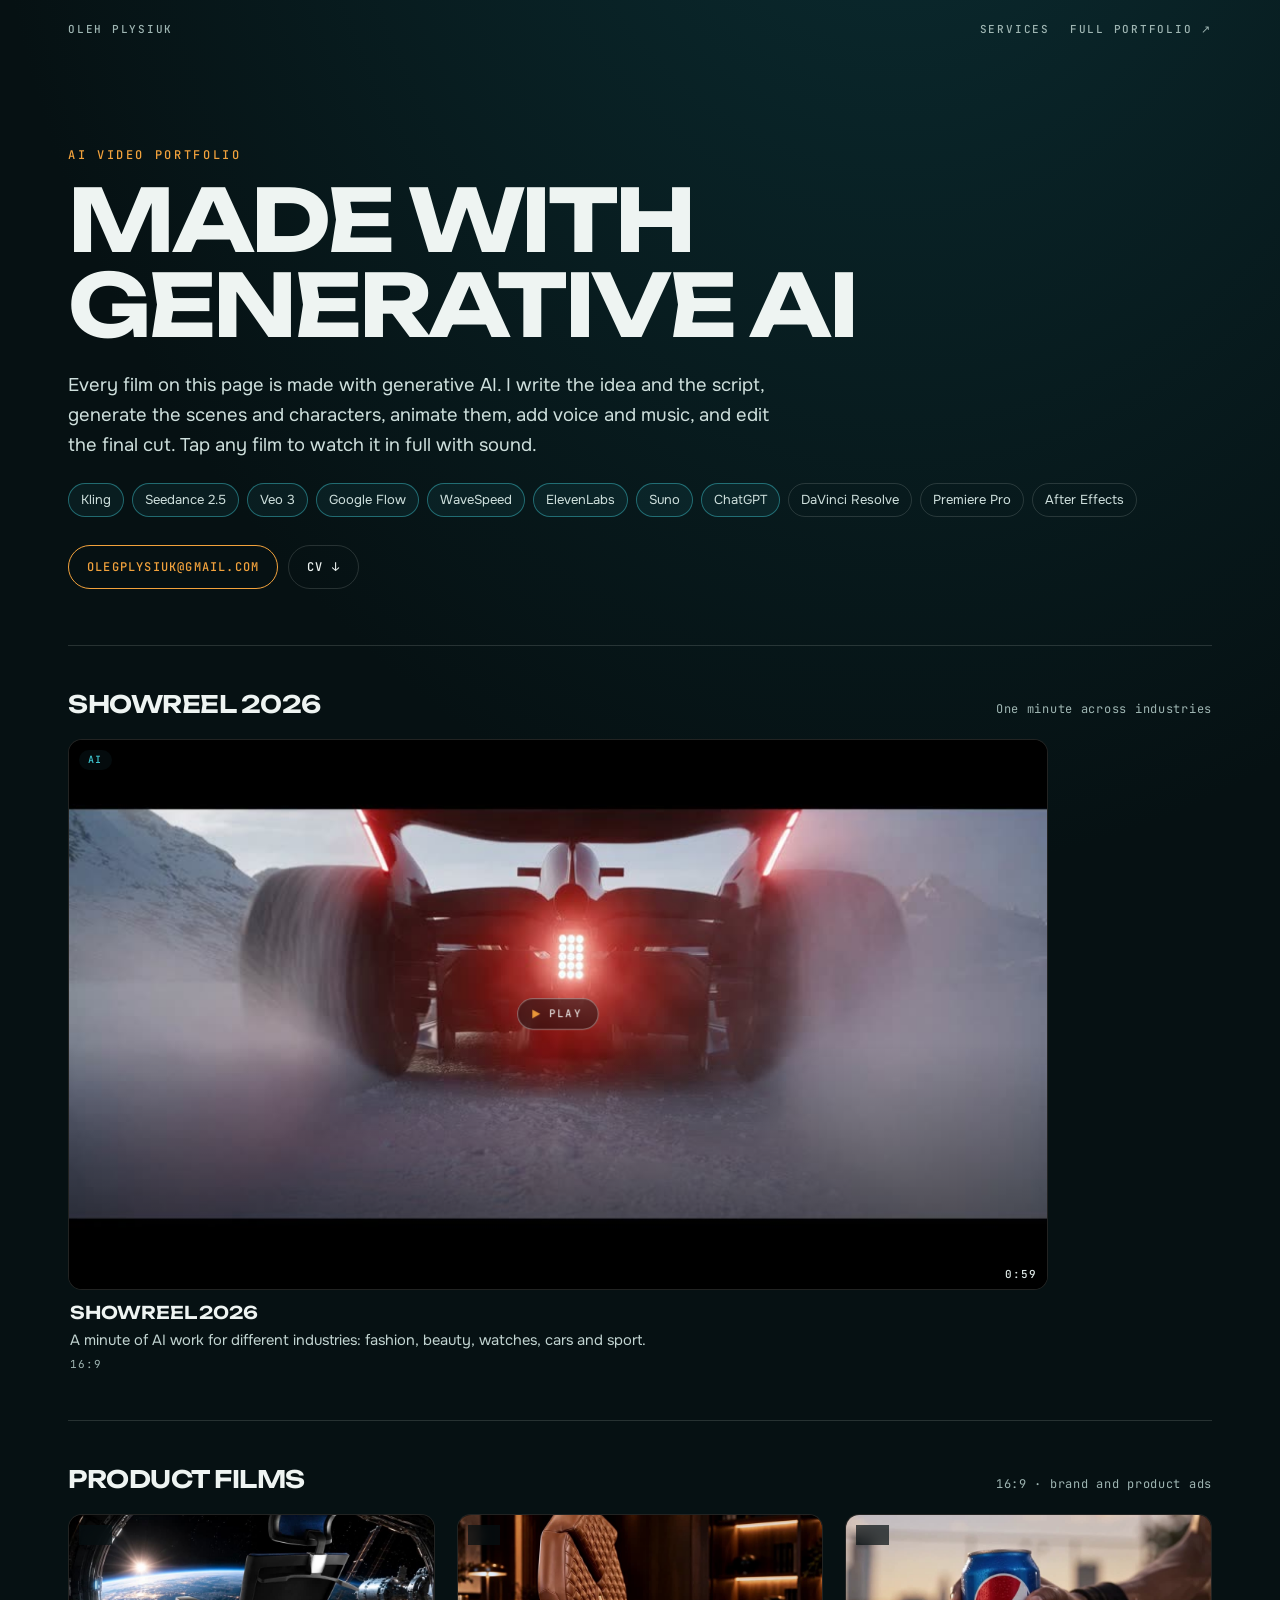
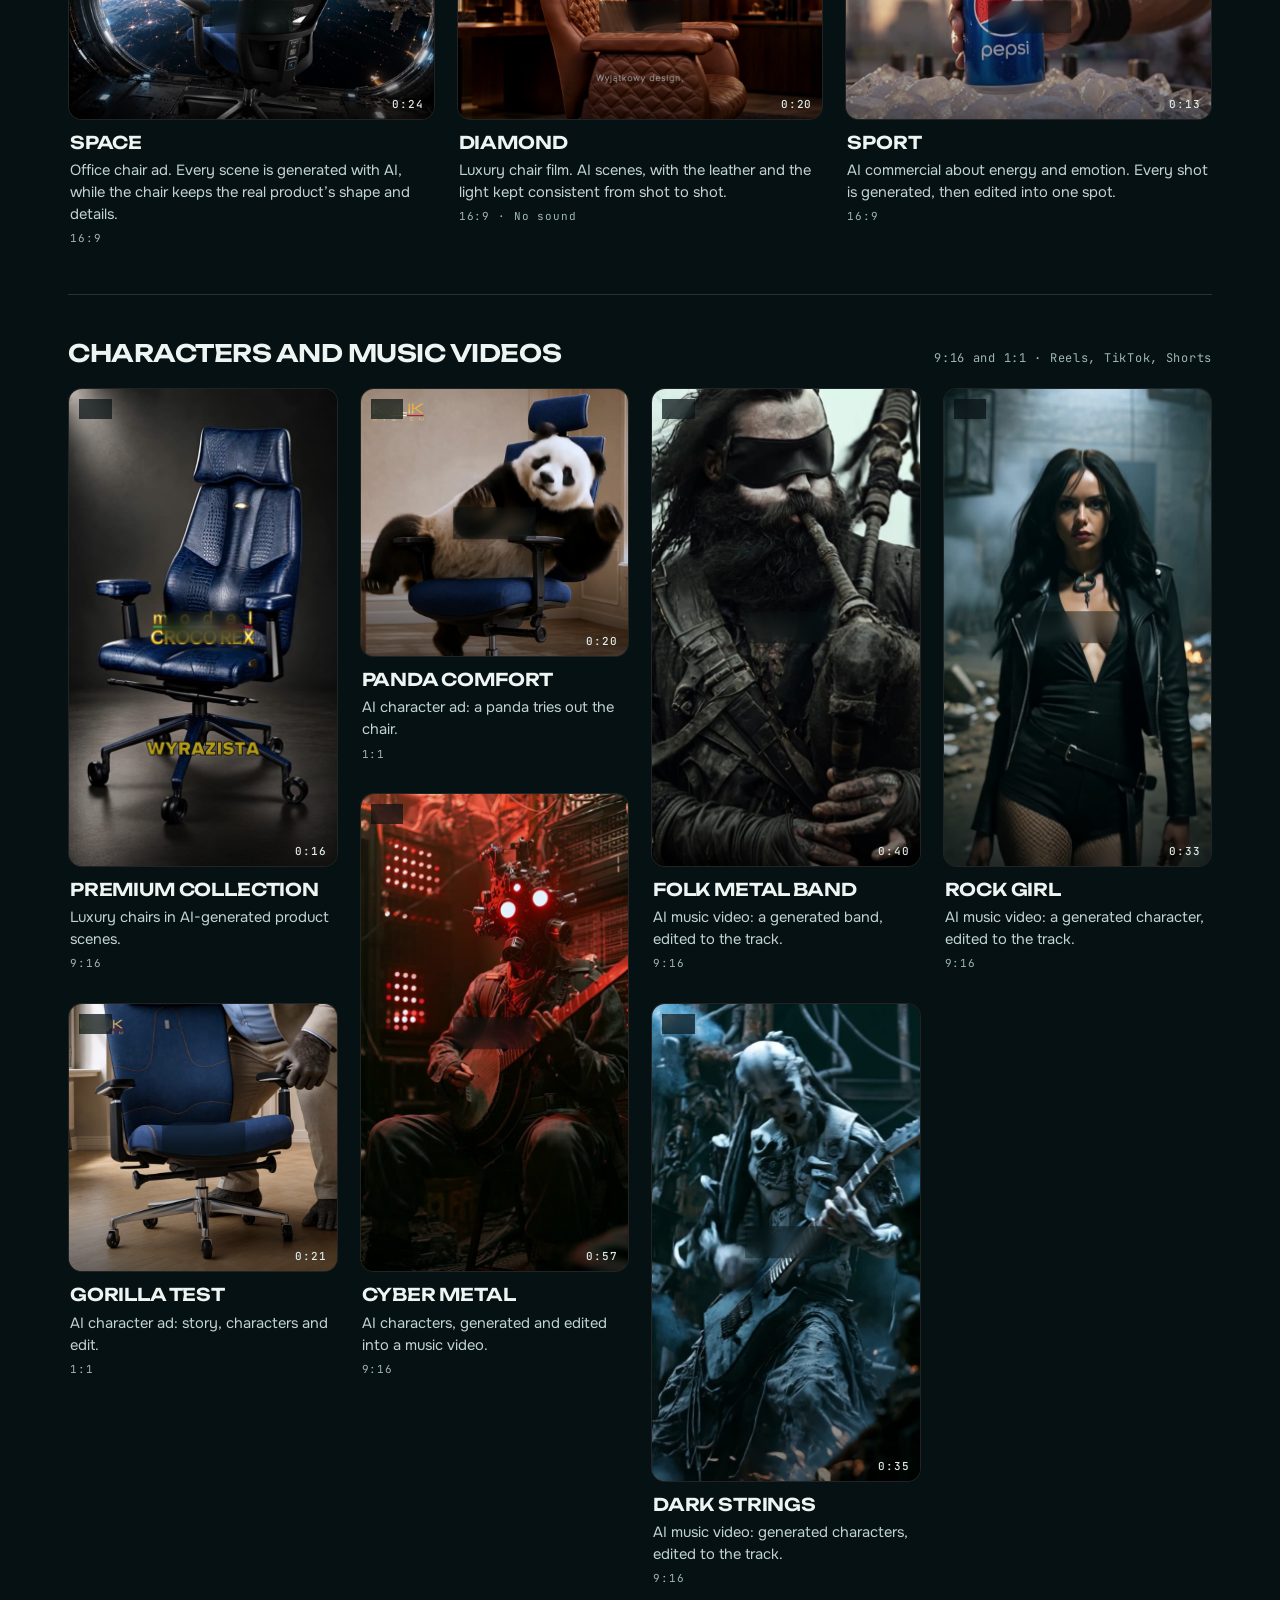
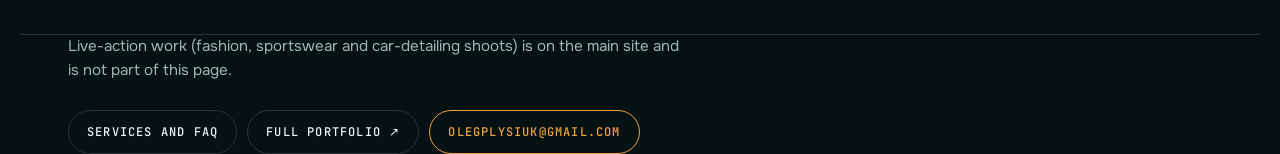
<file: ai/index.html>
<!doctype html>
<html lang="en">
<head>
<meta charset="utf-8">
<meta name="viewport" content="width=device-width, initial-scale=1, viewport-fit=cover">
<title>Oleh Plysiuk · AI Video Portfolio</title>
<meta name="description" content="AI video portfolio of Oleh Plysiuk: product films, character ads and music videos made with generative AI, from the idea to the final cut.">
<link rel="canonical" href="https://olegplysiuk-lab.github.io/ai/">
<meta property="og:type" content="website">
<meta property="og:url" content="https://olegplysiuk-lab.github.io/ai/">
<meta property="og:title" content="Oleh Plysiuk · AI Video Portfolio">
<meta property="og:description" content="Product films, character ads and music videos made with generative AI, from the idea to the final cut.">
<meta property="og:image" content="https://olegplysiuk-lab.github.io/og.jpg">
<meta name="twitter:card" content="summary_large_image">
<meta name="theme-color" content="#061113">
<link rel="icon" href="../favicon.svg" type="image/svg+xml">
<link rel="apple-touch-icon" href="../apple-touch-icon.png">
<link rel="stylesheet" href="/fonts/fonts.css">
<style>
/* The AI-only companion to the main site: same deep-water colours and type, a plain grid instead of the 3D dive */
:root {
  --bg: #061113; --bg2: #0b2e33; --fg: #eef4f2; --muted: #9fb6b3; --line: rgb(238 244 242 / 0.14);
  --accent: #f2a23c; --teal: #3fc7d2; --glass: rgb(10 30 33 / 0.6);
  --display: "Unbounded", "Arial Black", system-ui, sans-serif;
  --body: "Onest", "Segoe UI", system-ui, sans-serif;
  --mono: "JetBrains Mono", ui-monospace, Menlo, Consolas, monospace;
  --gx: max(clamp(16px, 4vw, 48px), env(safe-area-inset-left, 0px));
  color-scheme: dark;
}
* { box-sizing: border-box; }
[hidden] { display: none !important; }
html { -webkit-text-size-adjust: 100%; }
body { margin: 0; background: radial-gradient(120% 60% at 70% -10%, var(--bg2), transparent 60%), var(--bg); color: var(--fg); font: 400 16px/1.55 var(--body); -webkit-font-smoothing: antialiased; overflow-x: hidden; }
body.lb-open { overflow: hidden; }
a { color: inherit; }
button { font: inherit; color: inherit; }
:focus-visible { outline: 2px solid var(--accent); outline-offset: 3px; }

.wrap { max-width: 1240px; margin: 0 auto; padding: 0 var(--gx); }

/* Header */
.top { display: flex; justify-content: space-between; align-items: center; gap: 16px; padding: calc(env(safe-area-inset-top, 0px) + 22px) 0 0; font: 500 11px/1.4 var(--mono); letter-spacing: 0.16em; text-transform: uppercase; color: var(--muted); }
.top a { text-decoration: none; }
.top a:hover { color: var(--accent); }
.top__nav { display: flex; gap: 20px; }
.hero { padding: clamp(44px, 9vw, 110px) 0 clamp(28px, 5vw, 56px); }
.kicker { margin: 0 0 14px; font: 500 12px/1.4 var(--mono); letter-spacing: 0.22em; text-transform: uppercase; color: var(--accent); }
h1 { margin: 0; font: 700 clamp(2.4rem, 7vw, 5.4rem)/0.98 var(--display); letter-spacing: -0.04em; text-transform: uppercase; }
.lead { max-width: 60ch; margin: 22px 0 0; font-size: clamp(1rem, 1.6vw, 1.15rem); line-height: 1.65; color: #cfe0dd; }
.tools { display: flex; flex-wrap: wrap; gap: 8px; margin: 22px 0 0; padding: 0; list-style: none; }
.tools li { padding: 6px 12px; border: 1px solid var(--line); border-radius: 999px; font-size: 13px; color: #cfe0dd; }
.tools li.ai { border-color: rgb(63 199 210 / 0.45); background: rgb(63 199 210 / 0.07); }
.actions { display: flex; flex-wrap: wrap; gap: 10px; margin: 28px 0 0; }
.btn { display: inline-flex; align-items: center; gap: 8px; min-height: 44px; padding: 10px 18px; border: 1px solid var(--line); border-radius: 999px; text-decoration: none; font: 500 12px/1 var(--mono); letter-spacing: 0.1em; text-transform: uppercase; }
.btn:hover { border-color: var(--accent); color: var(--accent); }
.btn--accent { border-color: var(--accent); color: var(--accent); }

/* Sections */
section { padding: clamp(26px, 4vw, 44px) 0; border-top: 1px solid var(--line); }
.sec-head { display: flex; flex-wrap: wrap; align-items: baseline; justify-content: space-between; gap: 6px 20px; margin: 0 0 20px; }
h2 { margin: 0; font: 600 clamp(1.15rem, 2.2vw, 1.5rem)/1.2 var(--display); letter-spacing: -0.02em; text-transform: uppercase; }
.sec-note { margin: 0; font: 400 12px/1.5 var(--mono); letter-spacing: 0.06em; color: var(--muted); }

.grid { display: grid; gap: clamp(14px, 2vw, 22px); align-items: start; }
.grid--wide { grid-template-columns: repeat(auto-fill, minmax(min(100%, 360px), 1fr)); }
.grid--feature { grid-template-columns: minmax(0, 1fr); max-width: 980px; }
/* tall and square reels pack into columns, so a short square one leaves no gap beside a tall one */
.grid--tall { display: block; columns: 4 200px; column-gap: clamp(14px, 2vw, 22px); }
.grid--tall .work { break-inside: avoid; margin-bottom: clamp(18px, 2.4vw, 28px); }
@media (max-width: 520px) { .grid--tall { columns: 2; } }

/* A work: the preview loops silently while it is on screen; a tap opens the whole film with sound */
.work { margin: 0; }
.work__play { position: relative; display: block; width: 100%; padding: 0; border: 1px solid var(--line); border-radius: 14px; overflow: hidden; background: #000; cursor: pointer; aspect-ratio: var(--ar); }
.work__play video, .work__play img { position: absolute; inset: 0; width: 100%; height: 100%; object-fit: cover; display: block; }
.work__play video { opacity: 0; transition: opacity 0.5s; }
.work__play video.is-on { opacity: 1; }
.work__play::after { content: ""; position: absolute; inset: 0; background: linear-gradient(180deg, transparent 55%, rgb(0 0 0 / 0.55)); pointer-events: none; }
.work__tag { position: absolute; z-index: 1; left: 10px; top: 10px; padding: 5px 9px; border-radius: 999px; background: rgb(6 17 19 / 0.7); backdrop-filter: blur(6px); -webkit-backdrop-filter: blur(6px); font: 500 10px/1 var(--mono); letter-spacing: 0.14em; text-transform: uppercase; color: var(--teal); }
.work__badge { position: absolute; z-index: 1; left: 50%; top: 50%; display: inline-flex; align-items: center; gap: 8px; padding: 10px 16px 10px 13px; border: 1px solid rgb(238 244 242 / 0.45); border-radius: 999px; background: rgb(6 17 19 / 0.5); backdrop-filter: blur(6px); -webkit-backdrop-filter: blur(6px); transform: translate(-50%, -50%) scale(0.96); font: 500 11px/1 var(--mono); letter-spacing: 0.16em; text-transform: uppercase; opacity: 0.92; transition: transform 0.25s, opacity 0.25s, background 0.25s; }
.work__badge svg { width: 11px; height: 11px; fill: var(--accent); }
.work__play:hover .work__badge, .work__play:focus-visible .work__badge { transform: translate(-50%, -50%) scale(1.04); opacity: 1; background: rgb(242 162 60 / 0.9); color: #1a0f02; }
.work__play:hover .work__badge svg, .work__play:focus-visible .work__badge svg { fill: #1a0f02; }
.work__dur { position: absolute; z-index: 1; right: 10px; bottom: 9px; font: 500 11px/1 var(--mono); letter-spacing: 0.08em; color: #dfe9e7; }
.work figcaption { padding: 12px 2px 0; }
.work h3 { margin: 0; font: 600 clamp(0.95rem, 1.6vw, 1.1rem)/1.2 var(--display); letter-spacing: -0.01em; text-transform: uppercase; }
.work p { margin: 6px 0 0; font-size: 0.92rem; line-height: 1.5; color: #c2d4d1; }
.work .fmt { font: 400 11px/1.4 var(--mono); letter-spacing: 0.08em; color: var(--muted); }

/* Footer */
footer { padding: 34px 0 calc(env(safe-area-inset-bottom, 0px) + 44px); border-top: 1px solid var(--line); }
footer p { max-width: 62ch; margin: 0 0 18px; color: var(--muted); font-size: 0.95rem; }

/* Player */
.lb { position: fixed; inset: 0; z-index: 50; display: grid; place-items: center; align-content: center; gap: 14px; padding: calc(env(safe-area-inset-top, 0px) + 64px) var(--gx) calc(env(safe-area-inset-bottom, 0px) + 24px); background: rgb(3 9 10 / 0.95); overscroll-behavior: contain; }
.lb video { max-width: min(100%, 1400px); max-height: 80vh; max-height: 78svh; border-radius: 12px; background: #000; }
.lb__title { margin: 0; font: 500 12px/1.4 var(--mono); letter-spacing: 0.14em; text-transform: uppercase; color: var(--muted); text-align: center; }
.lb__x { position: fixed; top: calc(env(safe-area-inset-top, 0px) + 14px); right: var(--gx); display: grid; place-items: center; width: 44px; height: 44px; padding: 0; border: 1px solid var(--line); border-radius: 50%; background: rgb(6 17 19 / 0.7); cursor: pointer; font-size: 17px; }
.lb__x:hover { border-color: var(--accent); color: var(--accent); }
@media (pointer: coarse) { .lb { touch-action: none; } }
@media (prefers-reduced-motion: reduce) { .work__play video { transition: none; } }
</style>
</head>
<body>

<div class="wrap">
  <div class="top">
    <a href="../">Oleh Plysiuk</a>
    <span class="top__nav"><a href="../services/">Services</a><a href="../">Full portfolio ↗</a></span>
  </div>

  <header class="hero">
    <p class="kicker">AI video portfolio</p>
    <h1>Made with<br>generative AI</h1>
    <p class="lead">Every film on this page is made with generative AI. I write the idea and the script, generate the scenes and characters, animate them, add voice and music, and edit the final cut. Tap any film to watch it in full with sound.</p>
    <ul class="tools" aria-label="Tools">
      <li class="ai">Kling</li><li class="ai">Seedance 2.5</li><li class="ai">Veo 3</li><li class="ai">Google Flow</li><li class="ai">WaveSpeed</li><li class="ai">ElevenLabs</li><li class="ai">Suno</li><li class="ai">ChatGPT</li>
      <li>DaVinci Resolve</li><li>Premiere Pro</li><li>After Effects</li>
    </ul>
    <div class="actions">
      <a class="btn btn--accent" href="mailto:olegplysiuk@gmail.com">olegplysiuk@gmail.com</a>
      <a class="btn" href="../cv/Oleh_Plysiuk_CV.pdf" download>CV ↓</a>
    </div>
  </header>
</div>

<main class="wrap">
  <section aria-labelledby="h-reel">
    <div class="sec-head"><h2 id="h-reel">Showreel 2026</h2><p class="sec-note">One minute across industries</p></div>
    <div class="grid grid--feature" data-works="reel"></div>
  </section>
  <section aria-labelledby="h-product">
    <div class="sec-head"><h2 id="h-product">Product films</h2><p class="sec-note">16:9 · brand and product ads</p></div>
    <div class="grid grid--wide" data-works="product"></div>
  </section>
  <section aria-labelledby="h-social">
    <div class="sec-head"><h2 id="h-social">Characters and music videos</h2><p class="sec-note">9:16 and 1:1 · Reels, TikTok, Shorts</p></div>
    <div class="grid grid--tall" data-works="social"></div>
  </section>
</main>

<footer class="wrap">
  <p>Live-action work (fashion, sportswear and car-detailing shoots) is on the main site and is not part of this page.</p>
  <div class="actions">
    <a class="btn" href="../services/">Services and FAQ</a>
    <a class="btn" href="../">Full portfolio ↗</a>
    <a class="btn btn--accent" href="mailto:olegplysiuk@gmail.com">olegplysiuk@gmail.com</a>
  </div>
</footer>

<div class="lb" hidden role="dialog" aria-modal="true" aria-label="Film">
  <button class="lb__x" type="button" aria-label="Close film">✕</button>
  <video controls playsinline preload="auto"></video>
  <p class="lb__title"></p>
</div>

<script>
(() => {
  const M = '../media/';
  const WORKS = [
    { group: 'reel', id: 'showreel', title: 'Showreel 2026', fmt: '16:9', dur: '0:59', loop: 'loops/showreel.mp4', text: 'A minute of AI work for different industries: fashion, beauty, watches, cars and sport.' },
    { group: 'product', id: 'space', title: 'Space', fmt: '16:9', dur: '0:24', loop: 'loops/space.mp4', text: 'Office chair ad. Every scene is generated with AI, while the chair keeps the real product’s shape and details.' },
    { group: 'product', id: 'diamond', title: 'Diamond', fmt: '16:9', dur: '0:20', loop: 'loops/diamond.mp4', text: 'Luxury chair film. AI scenes, with the leather and the light kept consistent from shot to shot.', note: 'No sound' },
    { group: 'product', id: 'sport', title: 'Sport', fmt: '16:9', dur: '0:13', loop: 'loops/sport.mp4', text: 'AI commercial about energy and emotion. Every shot is generated, then edited into one spot.' },
    { group: 'social', id: 'rl9', title: 'Premium collection', fmt: '9:16', dur: '0:16', loop: M + 'rl9.mp4', text: 'Luxury chairs in AI-generated product scenes.' },
    { group: 'social', id: 'rl10', title: 'Gorilla test', fmt: '1:1', dur: '0:21', loop: 'loops/rl10.mp4', text: 'AI character ad: story, characters and edit.' },
    { group: 'social', id: 'rl11', title: 'Panda comfort', fmt: '1:1', dur: '0:20', loop: 'loops/rl11.mp4', text: 'AI character ad: a panda tries out the chair.' },
    { group: 'social', id: 'rl5', title: 'Cyber metal', fmt: '9:16', dur: '0:57', loop: M + 'rl5.mp4', text: 'AI characters, generated and edited into a music video.' },
    { group: 'social', id: 'rl6', title: 'Folk metal band', fmt: '9:16', dur: '0:40', loop: M + 'rl6.mp4', text: 'AI music video: a generated band, edited to the track.' },
    { group: 'social', id: 'rl7', title: 'Dark strings', fmt: '9:16', dur: '0:35', loop: M + 'rl7.mp4', text: 'AI music video: generated characters, edited to the track.' },
    { group: 'social', id: 'rl8', title: 'Rock girl', fmt: '9:16', dur: '0:33', loop: M + 'rl8.mp4', text: 'AI music video: a generated character, edited to the track.' },
  ];
  const reduce = matchMedia('(prefers-reduced-motion: reduce)').matches;
  const play = '<svg viewBox="0 0 12 12" aria-hidden="true"><path d="M2 1l9 5-9 5z"/></svg>';

  WORKS.forEach((w) => {
    const [aw, ah] = w.fmt.split(':');
    const fig = document.createElement('figure');
    fig.className = 'work';
    fig.innerHTML = `
      <button class="work__play" type="button" style="--ar:${aw} / ${ah}" aria-label="Play ${w.title}">
        <img src="posters/${w.id}.jpg" alt="" loading="lazy" decoding="async">
        <video muted loop playsinline preload="none" aria-hidden="true"></video>
        <span class="work__tag">AI</span>
        <span class="work__badge">${play}Play</span>
        <span class="work__dur">${w.dur}</span>
      </button>
      <figcaption><h3>${w.title}</h3><p>${w.text}</p><span class="fmt">${w.fmt}${w.note ? ' · ' + w.note : ''}</span></figcaption>`;
    document.querySelector(`[data-works="${w.group}"]`).append(fig);
    const btn = fig.querySelector('.work__play'), v = fig.querySelector('video');
    w.v = v;
    v.dataset.src = w.loop;
    v.addEventListener('playing', () => v.classList.add('is-on'));
    btn.addEventListener('click', () => openFilm(w));
  });

  // previews play only while they are on screen, so a phone decodes a few at a time
  if (!reduce && 'IntersectionObserver' in window) {
    const io = new IntersectionObserver((entries) => entries.forEach((e) => {
      const v = e.target.querySelector('video');
      if (e.isIntersecting) {
        if (!v.src) v.src = v.dataset.src;
        v.play().catch(() => {});
      } else if (!v.paused) v.pause();
    }), { threshold: 0.35 });
    document.querySelectorAll('.work__play').forEach((b) => io.observe(b));
  }

  // The player: the whole film with sound. Close with ✕, Esc, a tap outside the film, a swipe down or Back
  const lb = document.querySelector('.lb'), lbV = lb.querySelector('video'), lbT = lb.querySelector('.lb__title');
  let useHistory = false, inHistory = false;
  try { useHistory = window.top === window && /^https?:$/.test(location.protocol); } catch (e) { /* framed */ }
  function openFilm(w) {
    WORKS.forEach((o) => { if (!o.v.paused) o.v.pause(); });
    lbV.src = `${M}full/${w.id}.mp4`;
    lbV.muted = false;
    lbV.play().catch(() => { lbV.muted = true; lbV.play().catch(() => {}); });
    lbT.textContent = `${w.title} · ${w.fmt} · ${w.dur}`;
    lb.hidden = false;
    document.body.classList.add('lb-open');
    if (useHistory && !inHistory) { try { history.pushState({ film: w.id }, ''); inHistory = true; } catch (e) { /* no history here */ } }
    lb.querySelector('.lb__x').focus();
  }
  function closeFilm(fromHistory) {
    if (lb.hidden) return;
    lb.hidden = true;
    document.body.classList.remove('lb-open');
    lbV.pause(); lbV.removeAttribute('src'); lbV.load();
    if (inHistory) { inHistory = false; if (fromHistory !== true) history.back(); }
    document.querySelectorAll('.work__play').forEach((b) => { const r = b.getBoundingClientRect(); if (r.bottom > 0 && r.top < innerHeight) b.querySelector('video').play().catch(() => {}); });
  }
  window.addEventListener('popstate', () => { if (!lb.hidden) { inHistory = false; closeFilm(true); } });
  lb.querySelector('.lb__x').addEventListener('click', closeFilm);
  lb.addEventListener('click', (e) => { if (e.target === lb) closeFilm(); });
  window.addEventListener('keydown', (e) => { if (e.key === 'Escape') closeFilm(); });
  let sw = null;
  lb.addEventListener('pointerdown', (e) => { sw = e.pointerType === 'touch' ? { id: e.pointerId, x: e.clientX, y: e.clientY } : null; });
  lb.addEventListener('pointerup', (e) => {
    const s = sw; sw = null;
    if (!s || s.id !== e.pointerId) return;
    const dx = e.clientX - s.x, dy = e.clientY - s.y;
    if (dy > 90 && dy > Math.abs(dx) * 1.5) closeFilm();
  });
  lb.addEventListener('pointercancel', () => { sw = null; });
})();
</script>
</body>
</html>
</file>
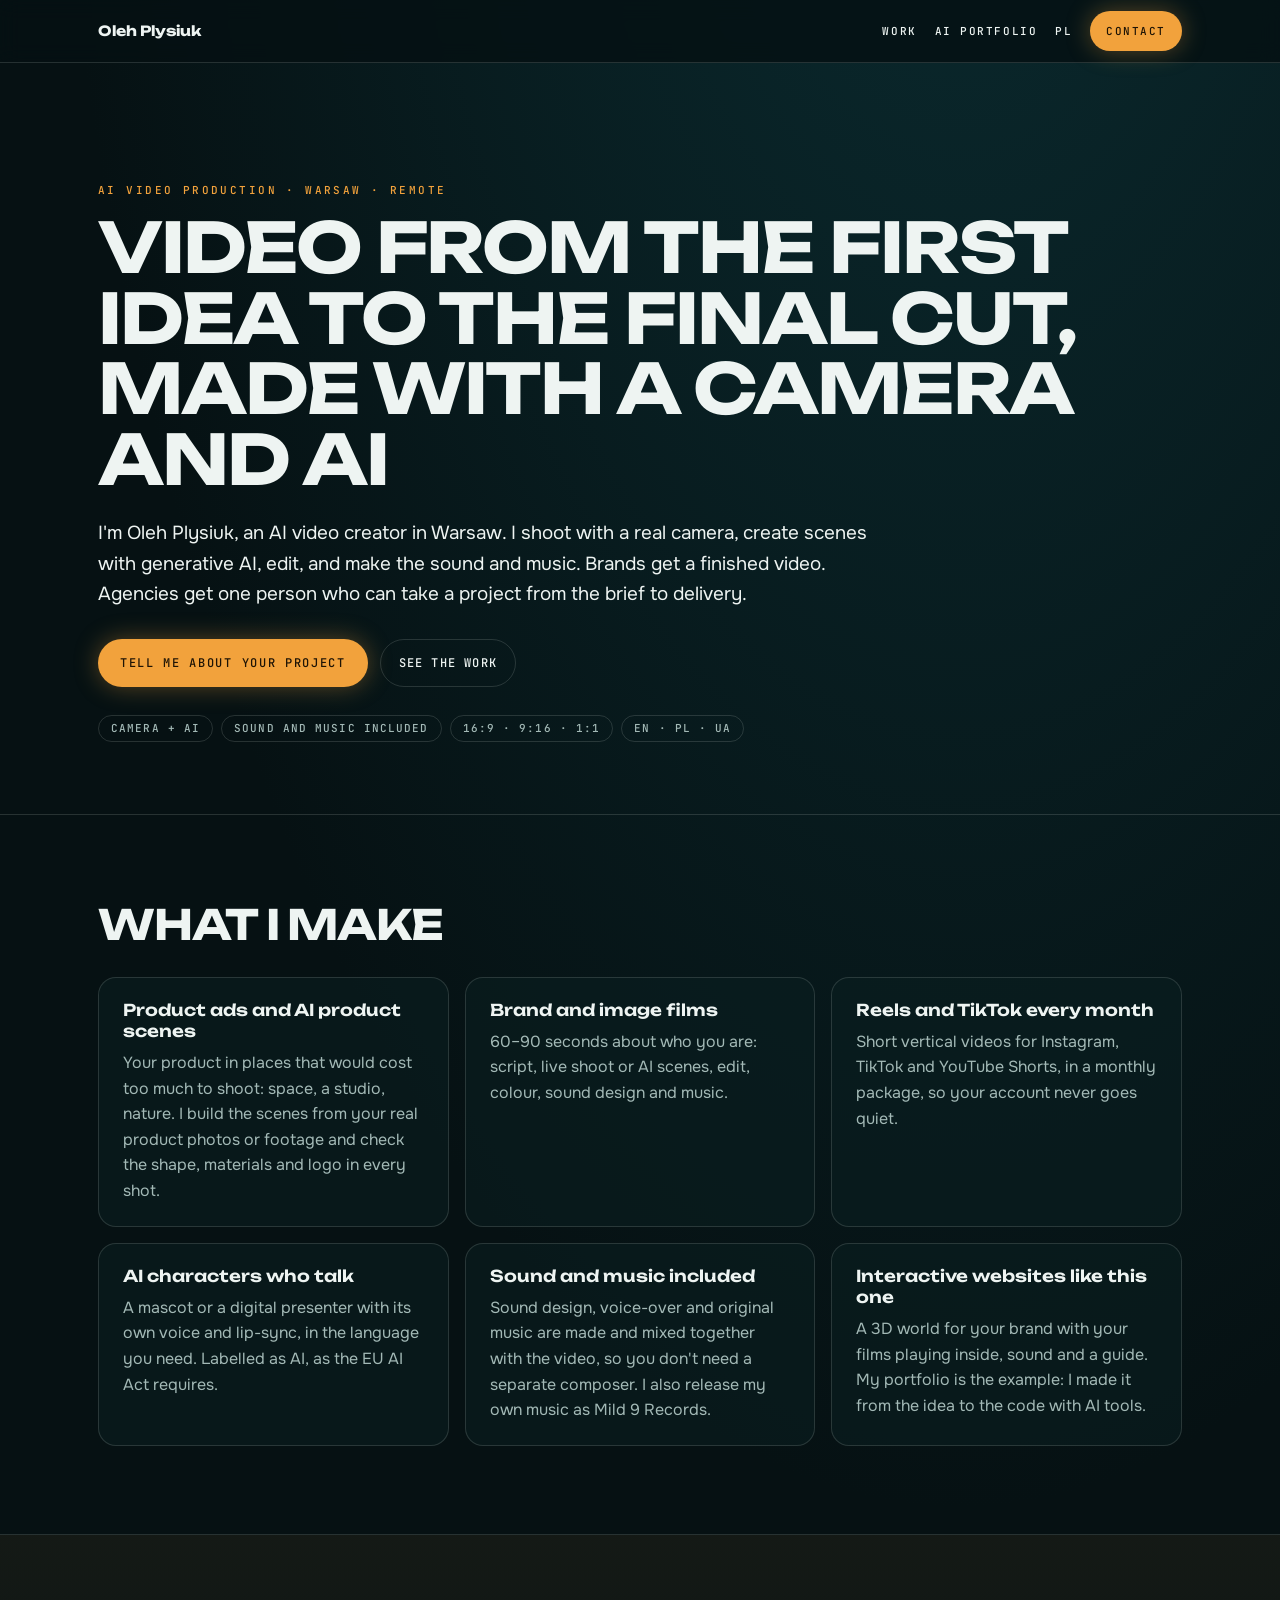
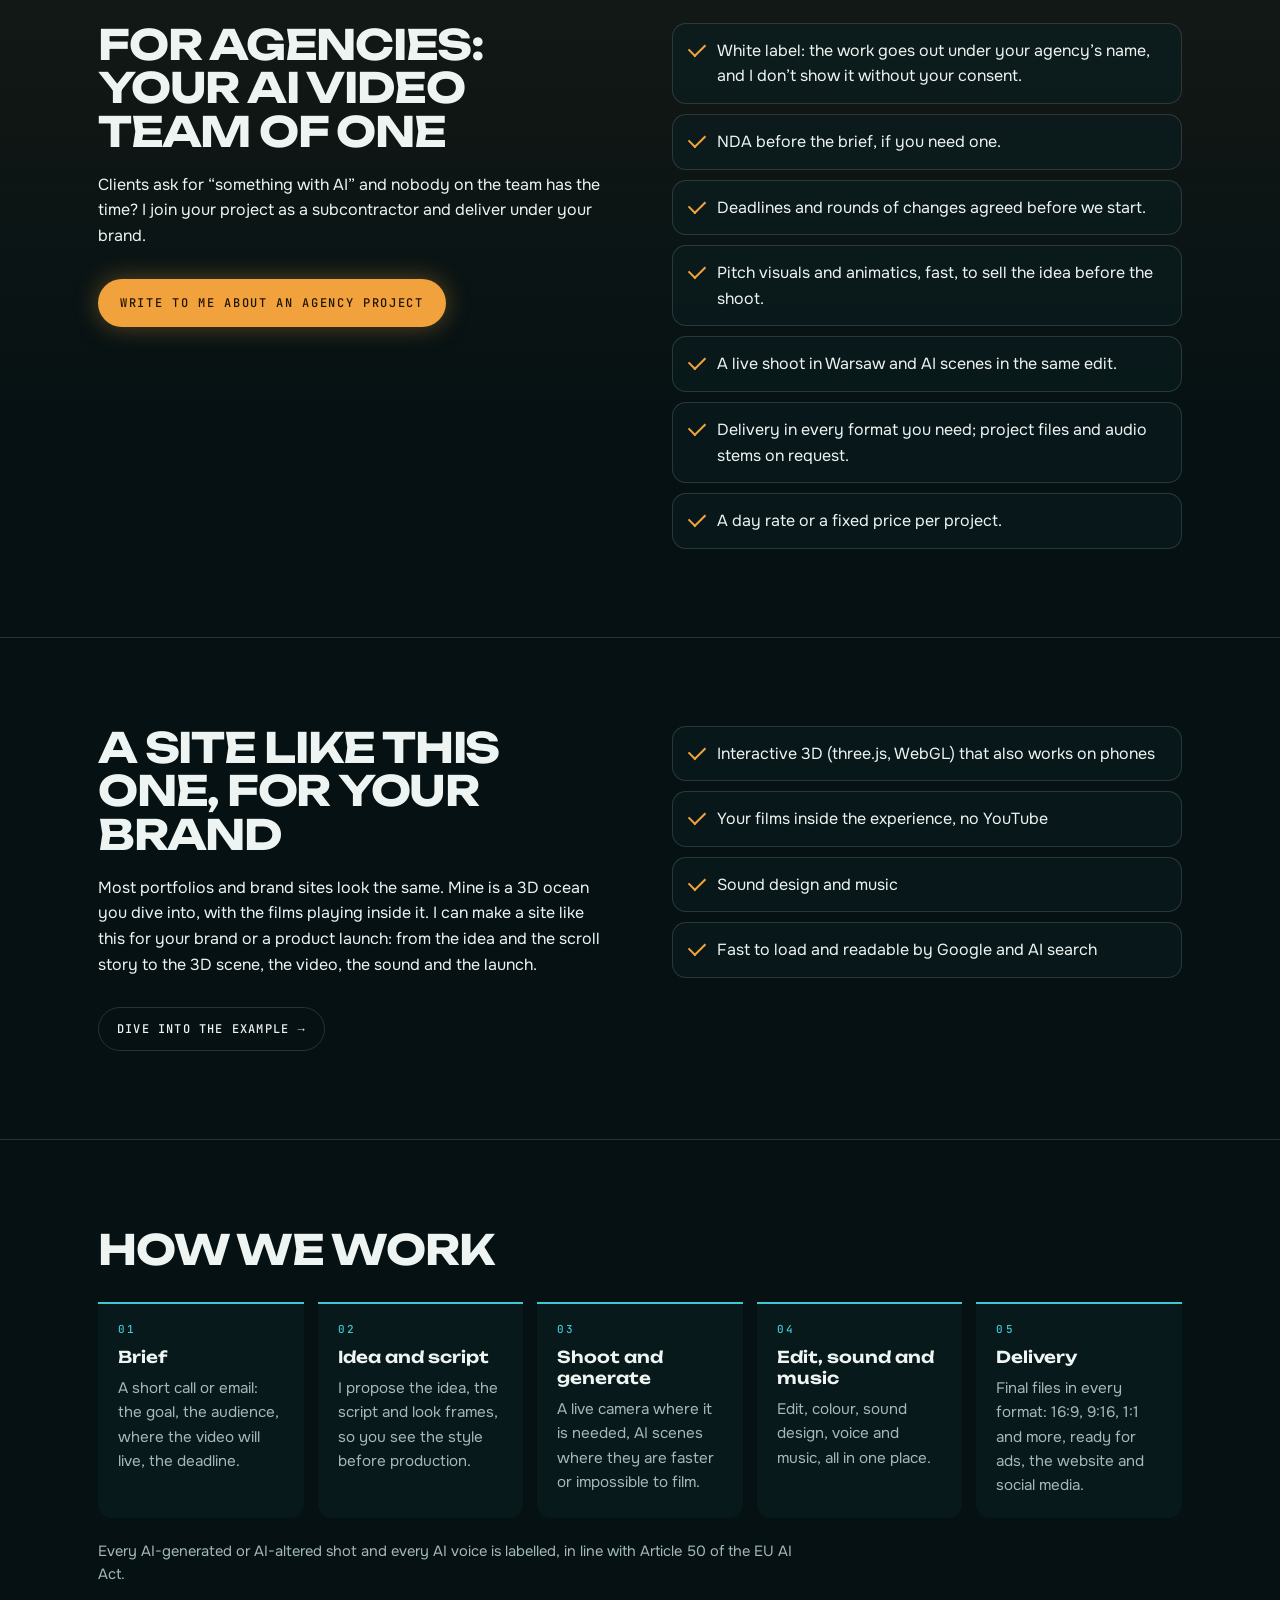
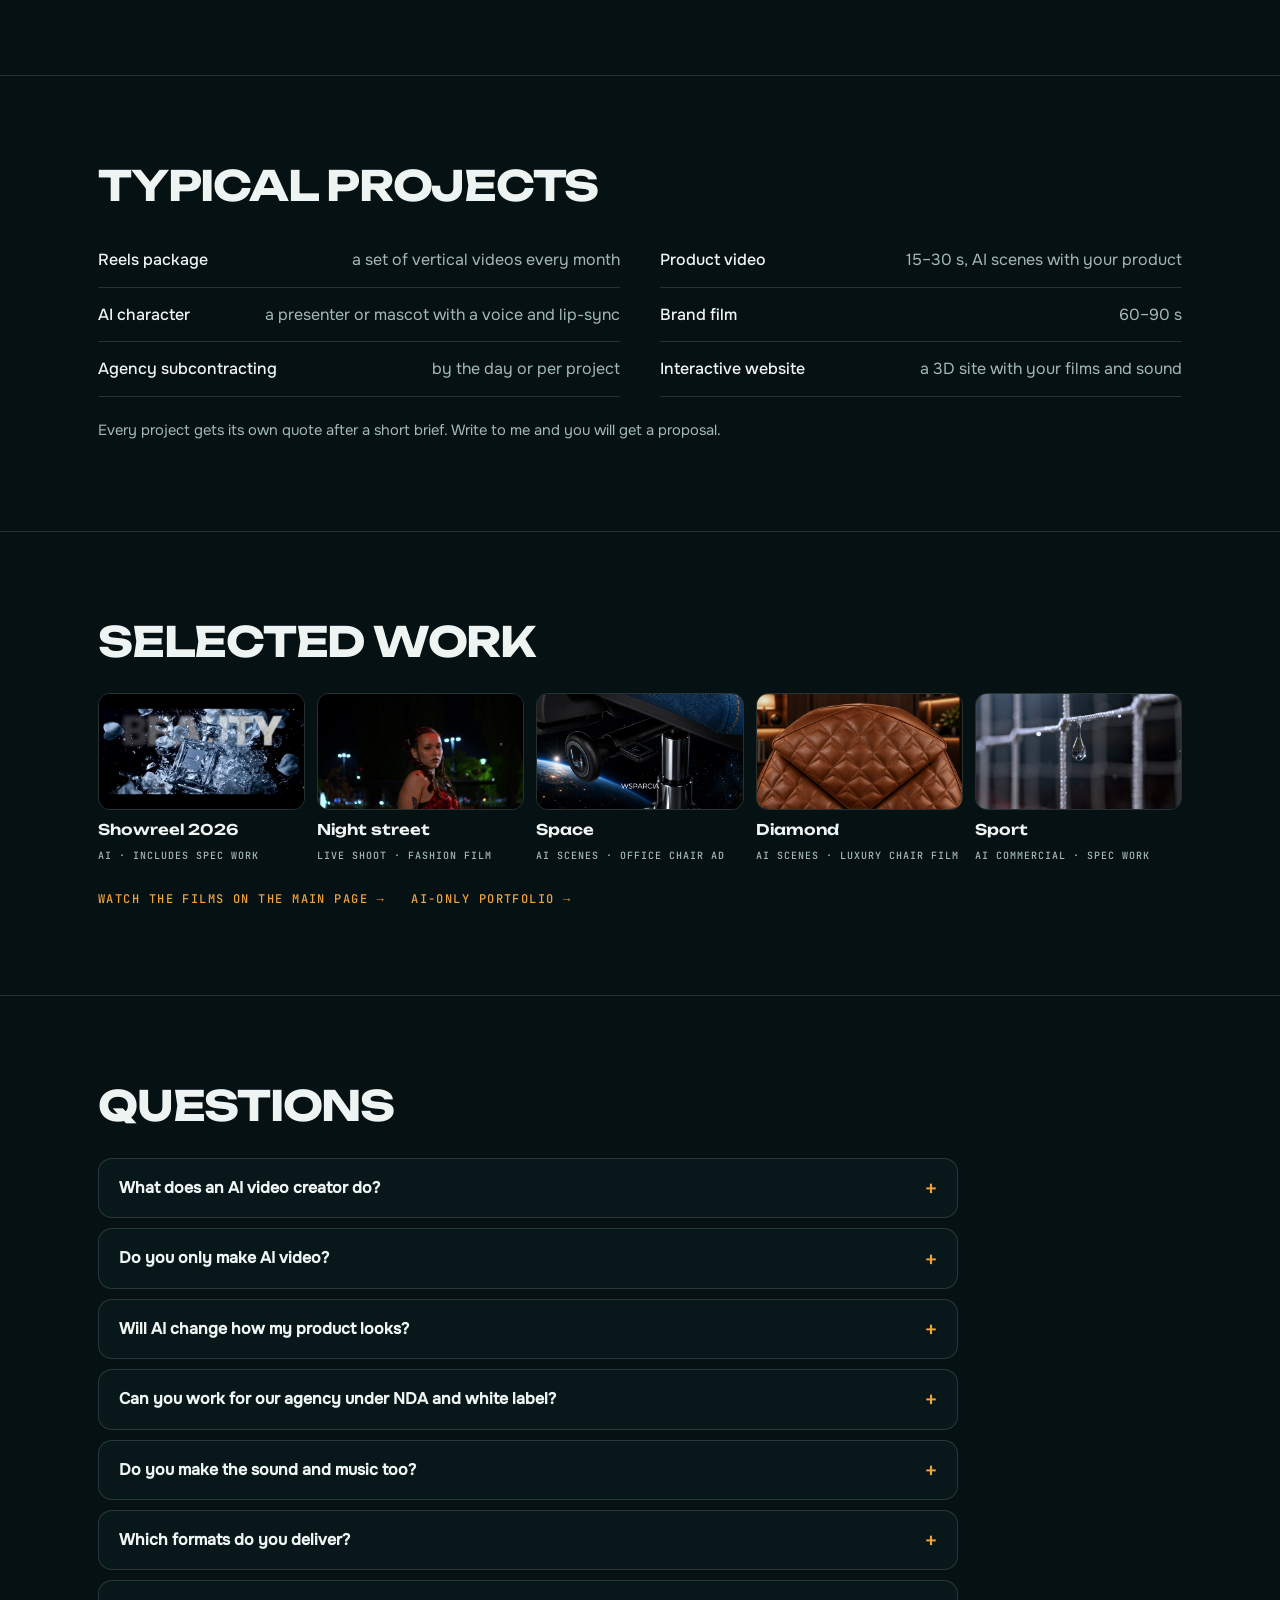
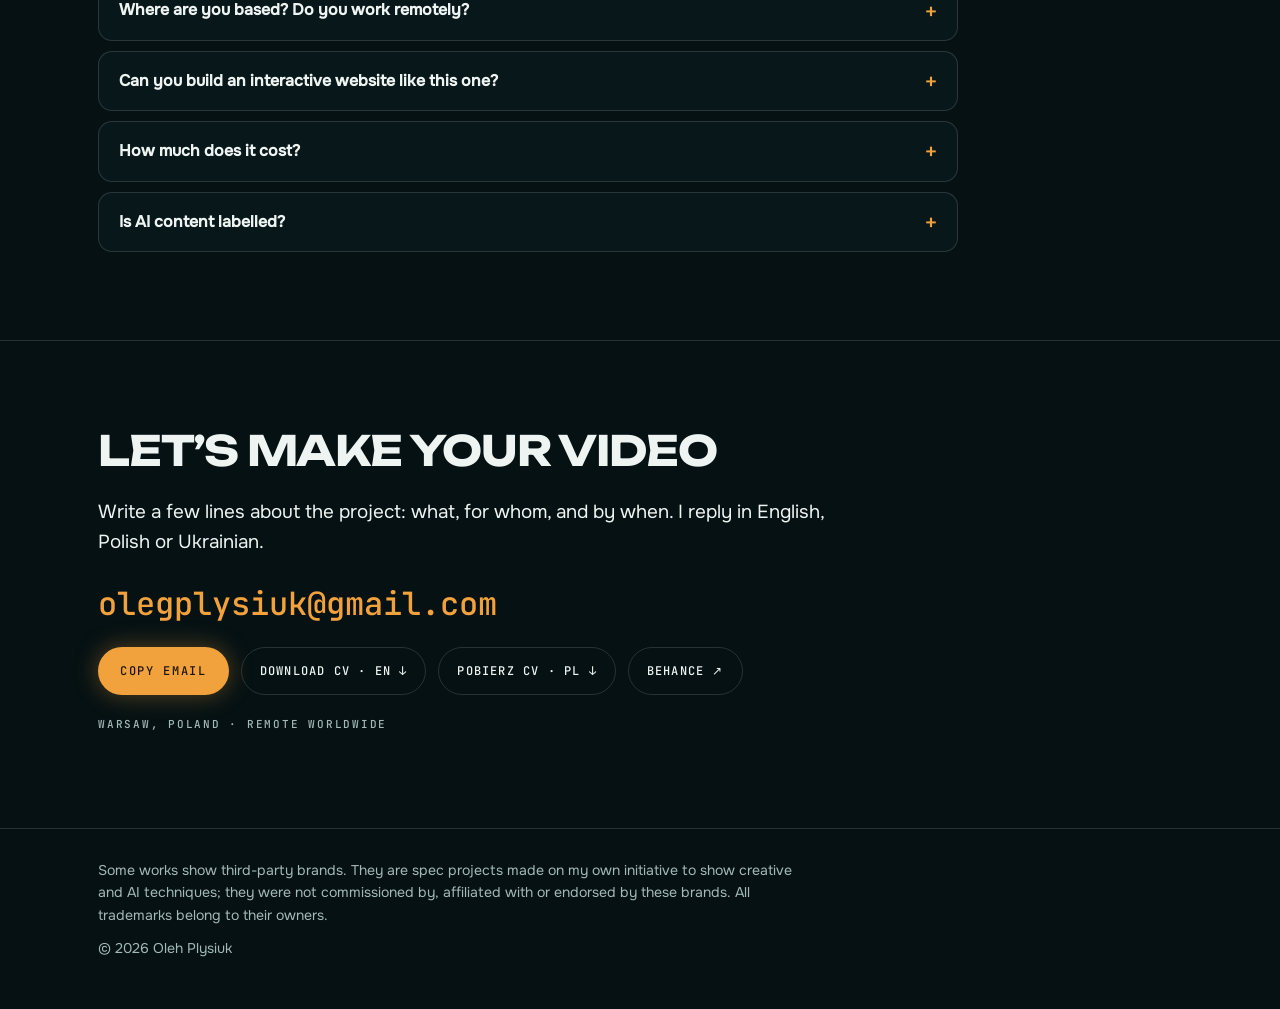
<file: services/index.html>
<!doctype html>
<html lang="en">
<head>
<meta charset="utf-8">
<meta name="viewport" content="width=device-width, initial-scale=1, viewport-fit=cover">
<title>AI Video Production for Brands and Agencies in Warsaw · Oleh Plysiuk</title>
<meta name="description" content="AI video production in Warsaw: product ads, brand films, reels and talking AI characters, with sound and music. Subcontracting for agencies under NDA. From idea to final cut.">
<meta name="author" content="Oleh Plysiuk">
<meta name="theme-color" content="#061113">
<link rel="canonical" href="https://olegplysiuk-lab.github.io/services/">
<link rel="alternate" hreflang="en" href="https://olegplysiuk-lab.github.io/services/">
<link rel="alternate" hreflang="pl" href="https://olegplysiuk-lab.github.io/pl/uslugi/">
<link rel="alternate" hreflang="x-default" href="https://olegplysiuk-lab.github.io/services/">
<meta property="og:type" content="website">
<meta property="og:url" content="https://olegplysiuk-lab.github.io/services/">
<meta property="og:title" content="AI Video Production for Brands and Agencies in Warsaw · Oleh Plysiuk">
<meta property="og:description" content="AI video production in Warsaw: product ads, brand films, reels and talking AI characters, with sound and music. Subcontracting for agencies under NDA. From idea to final cut.">
<meta property="og:image" content="https://olegplysiuk-lab.github.io/og.jpg">
<meta property="og:image:width" content="1200">
<meta property="og:image:height" content="630">
<meta property="og:site_name" content="Oleh Plysiuk · AI Video Creator">
<meta property="og:locale" content="en_US">
<meta name="twitter:card" content="summary_large_image">
<link rel="icon" href="/favicon.svg" type="image/svg+xml">
<link rel="apple-touch-icon" href="/apple-touch-icon.png">
<link rel="preload" href="/fonts/unbounded-latin-06f2e4.woff2" as="font" type="font/woff2" crossorigin>
<link rel="stylesheet" href="/fonts/fonts.css">
<script type="application/ld+json">
{
 "@context": "https://schema.org",
 "@graph": [
  {
   "@type": "WebSite",
   "@id": "https://olegplysiuk-lab.github.io/#website",
   "url": "https://olegplysiuk-lab.github.io/",
   "name": "Oleh Plysiuk · AI Video Creator",
   "inLanguage": "en",
   "publisher": {
    "@id": "https://olegplysiuk-lab.github.io/#person"
   }
  },
  {
   "@type": "Person",
   "@id": "https://olegplysiuk-lab.github.io/#person",
   "name": "Oleh Plysiuk",
   "alternateName": [
    "Oleg Plysiuk",
    "Олег Плисюк"
   ],
   "jobTitle": "AI Video Creator",
   "description": "AI video creator, videographer and editor in Warsaw. Real camera work and generative AI, with sound and music, from the first idea to the final cut.",
   "url": "https://olegplysiuk-lab.github.io/",
   "image": "https://olegplysiuk-lab.github.io/media/oleh.jpg",
   "address": {
    "@type": "PostalAddress",
    "addressLocality": "Warsaw",
    "addressCountry": "PL"
   },
   "knowsLanguage": [
    "uk",
    "pl",
    "en"
   ],
   "knowsAbout": [
    "AI video production",
    "Generative AI video",
    "Videography",
    "Video editing",
    "Sound design",
    "AI music",
    "AI characters and lip-sync",
    "Interactive 3D websites"
   ],
   "sameAs": [
    "https://www.behance.net/fc6d06c6"
   ]
  },
  {
   "@type": "ProfessionalService",
   "@id": "https://olegplysiuk-lab.github.io/#studio",
   "name": "Oleh Plysiuk · AI video production",
   "description": "AI video production in Warsaw for brands and agencies: product ads, brand films, reels, AI characters, sound and music, and interactive 3D websites.",
   "url": "https://olegplysiuk-lab.github.io/services/",
   "image": "https://olegplysiuk-lab.github.io/og.jpg",
   "founder": {
    "@id": "https://olegplysiuk-lab.github.io/#person"
   },
   "address": {
    "@type": "PostalAddress",
    "addressLocality": "Warsaw",
    "addressCountry": "PL"
   },
   "areaServed": [
    {
     "@type": "City",
     "name": "Warsaw"
    },
    {
     "@type": "Country",
     "name": "Poland"
    },
    "Worldwide (remote)"
   ],
   "knowsLanguage": [
    "uk",
    "pl",
    "en"
   ],
   "hasOfferCatalog": {
    "@type": "OfferCatalog",
    "name": "Services",
    "itemListElement": [
     {
      "@type": "Offer",
      "itemOffered": {
       "@type": "Service",
       "name": "Product ads and AI product scenes",
       "description": "Your product in AI scenes built from real product photos or footage."
      }
     },
     {
      "@type": "Offer",
      "itemOffered": {
       "@type": "Service",
       "name": "Brand and image films",
       "description": "60–90 second films: script, live shoot or AI scenes, edit, sound and music."
      }
     },
     {
      "@type": "Offer",
      "itemOffered": {
       "@type": "Service",
       "name": "Reels and TikTok every month",
       "description": "Vertical videos for Instagram, TikTok and YouTube Shorts in a monthly package."
      }
     },
     {
      "@type": "Offer",
      "itemOffered": {
       "@type": "Service",
       "name": "AI characters who talk",
       "description": "A mascot or digital presenter with its own voice and lip-sync, labelled as AI."
      }
     },
     {
      "@type": "Offer",
      "itemOffered": {
       "@type": "Service",
       "name": "Sound and music for video",
       "description": "Sound design, voice-over and original music made together with the video."
      }
     },
     {
      "@type": "Offer",
      "itemOffered": {
       "@type": "Service",
       "name": "AI video subcontracting for agencies",
       "description": "White label, NDA, agreed deadlines, pitch visuals, live shoot and AI in one edit."
      }
     },
     {
      "@type": "Offer",
      "itemOffered": {
       "@type": "Service",
       "name": "Interactive 3D websites",
       "description": "A 3D site for a brand or product launch with films playing inside and sound."
      }
     }
    ]
   }
  },
  {
   "@type": "WebPage",
   "@id": "https://olegplysiuk-lab.github.io/services/#page",
   "url": "https://olegplysiuk-lab.github.io/services/",
   "name": "AI Video Production for Brands and Agencies in Warsaw · Oleh Plysiuk",
   "description": "AI video production in Warsaw: product ads, brand films, reels and talking AI characters, with sound and music. Subcontracting for agencies under NDA. From idea to final cut.",
   "inLanguage": "en",
   "isPartOf": {
    "@id": "https://olegplysiuk-lab.github.io/#website"
   },
   "about": {
    "@id": "https://olegplysiuk-lab.github.io/#studio"
   },
   "breadcrumb": {
    "@id": "https://olegplysiuk-lab.github.io/services/#crumbs"
   }
  },
  {
   "@type": "BreadcrumbList",
   "@id": "https://olegplysiuk-lab.github.io/services/#crumbs",
   "itemListElement": [
    {
     "@type": "ListItem",
     "position": 1,
     "name": "Home",
     "item": "https://olegplysiuk-lab.github.io/"
    },
    {
     "@type": "ListItem",
     "position": 2,
     "name": "Services",
     "item": "https://olegplysiuk-lab.github.io/services/"
    }
   ]
  },
  {
   "@type": "FAQPage",
   "@id": "https://olegplysiuk-lab.github.io/services/#faq",
   "inLanguage": "en",
   "mainEntity": [
    {
     "@type": "Question",
     "name": "What does an AI video creator do?",
     "acceptedAnswer": {
      "@type": "Answer",
      "text": "I make commercial video where generative AI does part of the work: scenes that would be expensive or impossible to film, characters, voices and music. I combine it with real camera footage and classic editing, so the result looks like one film, not a set of AI clips."
     }
    },
    {
     "@type": "Question",
     "name": "Do you only make AI video?",
     "acceptedAnswer": {
      "@type": "Answer",
      "text": "No. I have been filming and editing commercial work for about three years: fashion, sportswear, car detailing, furniture. AI is one of the tools; where a camera works better, I film it live."
     }
    },
    {
     "@type": "Question",
     "name": "Will AI change how my product looks?",
     "acceptedAnswer": {
      "@type": "Answer",
      "text": "Not when the work is careful. I work from your real product photos or footage, keep the geometry, materials and logo, and check every shot. If something is off, I fix it or replace it with a real shot."
     }
    },
    {
     "@type": "Question",
     "name": "Can you work for our agency under NDA and white label?",
     "acceptedAnswer": {
      "@type": "Answer",
      "text": "Yes. I can sign an NDA, deliver under your brand and keep the work private unless you agree to show it."
     }
    },
    {
     "@type": "Question",
     "name": "Do you make the sound and music too?",
     "acceptedAnswer": {
      "@type": "Answer",
      "text": "Yes. Sound design, voice-over (including AI voices in different languages) and music are part of the job, so the video comes finished. I also make my own music as Mild 9 Records."
     }
    },
    {
     "@type": "Question",
     "name": "Which formats do you deliver?",
     "acceptedAnswer": {
      "@type": "Answer",
      "text": "16:9, 9:16, 1:1 and other formats, for websites, ads, YouTube, Instagram Reels and TikTok."
     }
    },
    {
     "@type": "Question",
     "name": "Where are you based? Do you work remotely?",
     "acceptedAnswer": {
      "@type": "Answer",
      "text": "I live in Warsaw, Poland. I shoot on location in Warsaw and work remotely with clients anywhere. I speak Ukrainian, Polish and English."
     }
    },
    {
     "@type": "Question",
     "name": "Can you build an interactive website like this one?",
     "acceptedAnswer": {
      "@type": "Answer",
      "text": "Yes. I can make a 3D site for a brand, a product launch or a portfolio, with your films inside, sound and a guide, readable by search engines."
     }
    },
    {
     "@type": "Question",
     "name": "How much does it cost?",
     "acceptedAnswer": {
      "@type": "Answer",
      "text": "It depends on the length, how much is filmed or generated, and the deadline. Send a short brief and you will get a quote."
     }
    },
    {
     "@type": "Question",
     "name": "Is AI content labelled?",
     "acceptedAnswer": {
      "@type": "Answer",
      "text": "Yes. AI-generated scenes and AI voices are marked, in line with Article 50 of the EU AI Act."
     }
    }
   ]
  }
 ]
}
</script>
<style>
:root {
  --bg: #061113; --bg2: #0b2e33; --fg: #eef4f2; --muted: #a3b9b6; --line: rgb(238 244 242 / 0.14);
  --accent: #f2a23c; --accent-ink: #1f1405; --teal: #3fc7d2; --glass: rgb(10 30 33 / 0.6);
  --display: "Unbounded", "Arial Black", system-ui, sans-serif;
  --body: "Onest", "Segoe UI", system-ui, sans-serif;
  --mono: "JetBrains Mono", ui-monospace, Menlo, Consolas, monospace;
  --gx: max(clamp(16px, 4vw, 48px), env(safe-area-inset-left, 0px));
  color-scheme: dark;
}
* { box-sizing: border-box; }
html { -webkit-text-size-adjust: 100%; scroll-behavior: smooth; }
body { margin: 0; background: radial-gradient(120% 60% at 75% -10%, var(--bg2), transparent 60%), var(--bg); color: var(--fg); font: 400 16px/1.6 var(--body); -webkit-font-smoothing: antialiased; overflow-x: hidden; }
a { color: inherit; }
:focus-visible { outline: 2px solid var(--accent); outline-offset: 3px; }
.wrap { width: 100%; max-width: 1180px; margin: 0 auto; padding: 0 var(--gx); }
.top { position: sticky; top: 0; z-index: 5; background: rgb(6 17 19 / 0.82); backdrop-filter: blur(10px); -webkit-backdrop-filter: blur(10px); border-bottom: 1px solid var(--line); }
.top .wrap { display: flex; align-items: center; gap: 18px; min-height: 62px; padding-top: env(safe-area-inset-top, 0px); }
.brand { margin-right: auto; font: 700 14px/1 var(--display); text-decoration: none; }
.top nav { display: flex; align-items: center; gap: 18px; font: 500 11px/1 var(--mono); letter-spacing: 0.14em; text-transform: uppercase; }
.top nav a { text-decoration: none; }
.top nav a:hover { color: var(--accent); }
.cta { display: inline-flex; align-items: center; min-height: 40px; padding: 10px 16px; border-radius: 999px; background: var(--accent); color: var(--accent-ink) !important; font: 500 11px/1 var(--mono); letter-spacing: 0.14em; text-transform: uppercase; text-decoration: none; box-shadow: 0 0 24px rgb(242 162 60 / 0.35); border: 0; cursor: pointer; }
.cta:hover { box-shadow: 0 0 34px rgb(242 162 60 / 0.6); }
.btn { display: inline-flex; align-items: center; min-height: 44px; padding: 10px 18px; border: 1px solid var(--line); border-radius: 999px; font: 500 12px/1 var(--mono); letter-spacing: 0.1em; text-transform: uppercase; text-decoration: none; background: none; color: inherit; cursor: pointer; }
.btn:hover { border-color: var(--accent); color: var(--accent); }
.kicker { margin: 0 0 14px; font: 500 11px/1.4 var(--mono); letter-spacing: 0.22em; text-transform: uppercase; color: var(--accent); }
h1, h2 { margin: 0; font-family: var(--display); text-transform: uppercase; letter-spacing: -0.03em; }
h1 { max-width: 20ch; font-size: clamp(1.75rem, 5.4vw, 4.4rem); line-height: 1.02; font-weight: 700; }
h2 { font-size: clamp(1.5rem, 3.4vw, 2.6rem); line-height: 1.05; font-weight: 700; }
h3 { margin: 0 0 8px; font: 600 1.02rem/1.3 var(--display); }
.hero { padding-top: clamp(48px, 10vw, 120px); padding-bottom: clamp(40px, 6vw, 72px); }
.lead { max-width: 60ch; margin: 24px 0 0; font-size: clamp(1.02rem, 1.6vw, 1.18rem); color: var(--fg); }
.actions { display: flex; flex-wrap: wrap; gap: 12px; margin: 30px 0 0; }
.actions .cta { min-height: 48px; padding: 14px 22px; font-size: 12px; }
.chips { display: flex; flex-wrap: wrap; gap: 8px; margin: 28px 0 0; padding: 0; list-style: none; }
.chips li { padding: 7px 12px; border: 1px solid var(--line); border-radius: 999px; font: 500 11px/1 var(--mono); letter-spacing: 0.1em; text-transform: uppercase; color: var(--muted); }
section { padding: clamp(48px, 7vw, 88px) 0; border-top: 1px solid var(--line); scroll-margin-top: 70px; }
.grid { display: grid; grid-template-columns: repeat(3, minmax(0, 1fr)); gap: 16px; margin: 30px 0 0; padding: 0; list-style: none; }
.card { padding: 22px 24px; border: 1px solid var(--line); border-radius: 18px; background: var(--glass); }
.card p { margin: 0; color: var(--muted); }
.card h3 { color: var(--fg); }
.split { display: grid; grid-template-columns: minmax(0, 1fr) minmax(0, 1fr); gap: clamp(28px, 5vw, 72px); align-items: start; }
.split p { margin: 18px 0 0; max-width: 56ch; }
.ticks { display: grid; gap: 10px; margin: 0; padding: 0; list-style: none; }
.ticks li { position: relative; padding: 14px 16px 14px 44px; border: 1px solid var(--line); border-radius: 14px; background: var(--glass); }
.ticks li::before { content: ""; position: absolute; left: 16px; top: 19px; width: 14px; height: 8px; border-left: 2px solid var(--accent); border-bottom: 2px solid var(--accent); transform: rotate(-45deg); }
.agency { background: linear-gradient(180deg, rgb(242 162 60 / 0.06), transparent 70%); }
.steps { counter-reset: s; display: grid; grid-template-columns: repeat(5, minmax(0, 1fr)); gap: 14px; margin: 30px 0 0; padding: 0; list-style: none; }
.steps li { counter-increment: s; padding: 20px; border-top: 2px solid var(--teal); background: var(--glass); border-radius: 0 0 14px 14px; }
.steps li::before { content: "0" counter(s); display: block; margin-bottom: 12px; font: 500 11px/1 var(--mono); letter-spacing: 0.2em; color: var(--teal); }
.steps p { margin: 0; color: var(--muted); font-size: 0.95rem; }
.note { margin: 22px 0 0; max-width: 70ch; color: var(--muted); font-size: 0.92rem; }
.types { display: grid; grid-template-columns: repeat(2, minmax(0, 1fr)); gap: 0 40px; margin: 26px 0 0; padding: 0; list-style: none; }
.types li { display: flex; justify-content: space-between; gap: 18px; padding: 14px 0; border-bottom: 1px solid var(--line); }
.types b { font-weight: 500; }
.types span { color: var(--muted); text-align: right; }
.films { display: grid; grid-template-columns: repeat(5, minmax(0, 1fr)); gap: 12px; margin: 30px 0 0; padding: 0; list-style: none; }
.films a { display: block; text-decoration: none; }
.films img { display: block; width: 100%; height: auto; aspect-ratio: 16 / 9; object-fit: cover; border-radius: 12px; border: 1px solid var(--line); transition: transform 0.4s, border-color 0.4s; }
.films a:hover img { transform: scale(1.03); border-color: var(--accent); }
.films b { display: block; margin: 10px 0 2px; font: 600 0.92rem/1.3 var(--display); }
.films span { font: 500 10px/1.4 var(--mono); letter-spacing: 0.1em; text-transform: uppercase; color: var(--muted); }
.more { display: flex; flex-wrap: wrap; gap: 10px 26px; margin: 24px 0 0; }
.more a { font: 500 12px/1.4 var(--mono); letter-spacing: 0.12em; text-transform: uppercase; color: var(--accent); text-decoration: none; }
.more a:hover { text-decoration: underline; text-underline-offset: 4px; }
.faq { display: grid; gap: 10px; margin: 30px 0 0; max-width: 860px; }
.faq details { border: 1px solid var(--line); border-radius: 14px; background: var(--glass); }
.faq summary { position: relative; padding: 18px 52px 18px 20px; cursor: pointer; list-style: none; font: 600 1rem/1.4 var(--body); }
.faq summary::-webkit-details-marker { display: none; }
.faq summary::after { content: "+"; position: absolute; right: 20px; top: 50%; transform: translateY(-50%); font: 500 20px/1 var(--mono); color: var(--accent); }
.faq details[open] summary::after { content: "−"; }
.faq details p { margin: 0; padding: 0 20px 20px; color: var(--muted); max-width: 70ch; }
.contact { padding-bottom: clamp(56px, 8vw, 96px); }
.mail { display: block; margin: 26px 0 0; font: 500 clamp(1.15rem, 3vw, 2rem)/1.3 var(--mono); color: var(--accent); overflow-wrap: anywhere; text-decoration: none; }
.mail:hover { text-decoration: underline; text-underline-offset: 6px; }
.contact .actions { margin-top: 22px; }
.where { margin: 22px 0 0; font: 500 11px/1.4 var(--mono); letter-spacing: 0.16em; text-transform: uppercase; color: var(--muted); }
footer { padding: 30px 0 calc(env(safe-area-inset-bottom, 0px) + 40px); border-top: 1px solid var(--line); color: var(--muted); font-size: 0.88rem; }
footer p { max-width: 80ch; margin: 0 0 10px; }
@media (max-width: 980px) {
  .grid { grid-template-columns: repeat(2, minmax(0, 1fr)); }
  .steps { grid-template-columns: repeat(2, minmax(0, 1fr)); }
  .films { grid-template-columns: repeat(3, minmax(0, 1fr)); }
}
@media (max-width: 720px) {
  .top nav .opt { display: none; }
  .grid, .split, .steps, .types { grid-template-columns: minmax(0, 1fr); }
  .films { grid-template-columns: repeat(2, minmax(0, 1fr)); }
  .types li { flex-direction: column; gap: 2px; }
  .types span { text-align: left; }
}
@media (prefers-reduced-motion: reduce) { html { scroll-behavior: auto; } .films img { transition: none; } }
</style>
</head>
<body>
<header class="top">
  <div class="wrap">
    <a class="brand" href="/">Oleh Plysiuk</a>
    <nav aria-label="Site">
      <a class="opt" href="/">Work</a>
      <a class="opt" href="/ai/">AI portfolio</a>
      <a href="/pl/uslugi/" hreflang="pl" lang="pl" title="Polski">PL</a>
      <a class="cta" href="#contact">Contact</a>
    </nav>
  </div>
</header>
<main>
  <div class="wrap hero">
    <p class="kicker">AI video production · Warsaw · remote</p>
    <h1>Video from the first idea to the final cut, made with a camera and AI</h1>
    <p class="lead">I&#x27;m Oleh Plysiuk, an AI video creator in Warsaw. I shoot with a real camera, create scenes with generative AI, edit, and make the sound and music. Brands get a finished video. Agencies get one person who can take a project from the brief to delivery.</p>
    <div class="actions">
      <a class="cta" href="mailto:olegplysiuk@gmail.com?subject=Video%20project">Tell me about your project</a>
      <a class="btn" href="/">See the work</a>
    </div>
    <ul class="chips"><li>Camera + AI</li><li>Sound and music included</li><li>16:9 · 9:16 · 1:1</li><li>EN · PL · UA</li></ul>
  </div>

  <section id="services" aria-labelledby="h-make">
    <div class="wrap">
    <h2 id="h-make">What I make</h2>
    <ul class="grid">
      <li class="card"><h3>Product ads and AI product scenes</h3><p>Your product in places that would cost too much to shoot: space, a studio, nature. I build the scenes from your real product photos or footage and check the shape, materials and logo in every shot.</p></li>
      <li class="card"><h3>Brand and image films</h3><p>60–90 seconds about who you are: script, live shoot or AI scenes, edit, colour, sound design and music.</p></li>
      <li class="card"><h3>Reels and TikTok every month</h3><p>Short vertical videos for Instagram, TikTok and YouTube Shorts, in a monthly package, so your account never goes quiet.</p></li>
      <li class="card"><h3>AI characters who talk</h3><p>A mascot or a digital presenter with its own voice and lip-sync, in the language you need. Labelled as AI, as the EU AI Act requires.</p></li>
      <li class="card"><h3>Sound and music included</h3><p>Sound design, voice-over and original music are made and mixed together with the video, so you don&#x27;t need a separate composer. I also release my own music as Mild 9 Records.</p></li>
      <li class="card"><h3>Interactive websites like this one</h3><p>A 3D world for your brand with your films playing inside, sound and a guide. My portfolio is the example: I made it from the idea to the code with AI tools.</p></li>
    </ul>
    </div>
  </section>

  <section id="agencies" class="agency" aria-labelledby="h-ag">
    <div class="wrap split">
      <div>
        <h2 id="h-ag">For agencies: your AI video team of one</h2>
        <p>Clients ask for “something with AI” and nobody on the team has the time? I join your project as a subcontractor and deliver under your brand.</p>
        <div class="actions"><a class="cta" href="mailto:olegplysiuk@gmail.com?subject=Agency%20project">Write to me about an agency project</a></div>
      </div>
      <ul class="ticks">
        <li>White label: the work goes out under your agency’s name, and I don’t show it without your consent.</li>
        <li>NDA before the brief, if you need one.</li>
        <li>Deadlines and rounds of changes agreed before we start.</li>
        <li>Pitch visuals and animatics, fast, to sell the idea before the shoot.</li>
        <li>A live shoot in Warsaw and AI scenes in the same edit.</li>
        <li>Delivery in every format you need; project files and audio stems on request.</li>
        <li>A day rate or a fixed price per project.</li>
      </ul>
    </div>
  </section>

  <section id="websites" aria-labelledby="h-web">
    <div class="wrap split">
      <div>
        <h2 id="h-web">A site like this one, for your brand</h2>
        <p>Most portfolios and brand sites look the same. Mine is a 3D ocean you dive into, with the films playing inside it. I can make a site like this for your brand or a product launch: from the idea and the scroll story to the 3D scene, the video, the sound and the launch.</p>
        <div class="actions"><a class="btn" href="/">Dive into the example →</a></div>
      </div>
      <ul class="ticks">
        <li>Interactive 3D (three.js, WebGL) that also works on phones</li>
        <li>Your films inside the experience, no YouTube</li>
        <li>Sound design and music</li>
        <li>Fast to load and readable by Google and AI search</li>
      </ul>
    </div>
  </section>

  <section id="process" aria-labelledby="h-how">
    <div class="wrap">
    <h2 id="h-how">How we work</h2>
    <ol class="steps">
      <li><h3>Brief</h3><p>A short call or email: the goal, the audience, where the video will live, the deadline.</p></li>
      <li><h3>Idea and script</h3><p>I propose the idea, the script and look frames, so you see the style before production.</p></li>
      <li><h3>Shoot and generate</h3><p>A live camera where it is needed, AI scenes where they are faster or impossible to film.</p></li>
      <li><h3>Edit, sound and music</h3><p>Edit, colour, sound design, voice and music, all in one place.</p></li>
      <li><h3>Delivery</h3><p>Final files in every format: 16:9, 9:16, 1:1 and more, ready for ads, the website and social media.</p></li>
    </ol>
    <p class="note">Every AI-generated or AI-altered shot and every AI voice is labelled, in line with Article 50 of the EU AI Act.</p>
    </div>
  </section>

  <section id="projects" aria-labelledby="h-typ">
    <div class="wrap">
    <h2 id="h-typ">Typical projects</h2>
    <ul class="types">
      <li><b>Reels package</b><span>a set of vertical videos every month</span></li>
      <li><b>Product video</b><span>15–30 s, AI scenes with your product</span></li>
      <li><b>AI character</b><span>a presenter or mascot with a voice and lip-sync</span></li>
      <li><b>Brand film</b><span>60–90 s</span></li>
      <li><b>Agency subcontracting</b><span>by the day or per project</span></li>
      <li><b>Interactive website</b><span>a 3D site with your films and sound</span></li>
    </ul>
    <p class="note">Every project gets its own quote after a short brief. Write to me and you will get a proposal.</p>
    </div>
  </section>

  <section id="work" aria-labelledby="h-work">
    <div class="wrap">
    <h2 id="h-work">Selected work</h2>
    <ul class="films">
      <li><a href="/"><img src="/media/poster/showreel.jpg" alt="Showreel 2026: AI · includes spec work" width="1280" height="720" loading="lazy" decoding="async"><b>Showreel 2026</b><span>AI · includes spec work</span></a></li>
      <li><a href="/"><img src="/media/poster/night-street.jpg" alt="Night street: Live shoot · fashion film" width="1280" height="720" loading="lazy" decoding="async"><b>Night street</b><span>Live shoot · fashion film</span></a></li>
      <li><a href="/"><img src="/media/poster/space.jpg" alt="Space: AI scenes · office chair ad" width="1280" height="720" loading="lazy" decoding="async"><b>Space</b><span>AI scenes · office chair ad</span></a></li>
      <li><a href="/"><img src="/media/poster/diamond.jpg" alt="Diamond: AI scenes · luxury chair film" width="1280" height="720" loading="lazy" decoding="async"><b>Diamond</b><span>AI scenes · luxury chair film</span></a></li>
      <li><a href="/"><img src="/media/poster/sport.jpg" alt="Sport: AI commercial · spec work" width="1280" height="720" loading="lazy" decoding="async"><b>Sport</b><span>AI commercial · spec work</span></a></li>
    </ul>
    <p class="more"><a href="/">Watch the films on the main page →</a><a href="/ai/">AI-only portfolio →</a></p>
    </div>
  </section>

  <section id="faq" aria-labelledby="h-faq">
    <div class="wrap">
    <h2 id="h-faq">Questions</h2>
    <div class="faq">
      <details><summary>What does an AI video creator do?</summary><p>I make commercial video where generative AI does part of the work: scenes that would be expensive or impossible to film, characters, voices and music. I combine it with real camera footage and classic editing, so the result looks like one film, not a set of AI clips.</p></details>
      <details><summary>Do you only make AI video?</summary><p>No. I have been filming and editing commercial work for about three years: fashion, sportswear, car detailing, furniture. AI is one of the tools; where a camera works better, I film it live.</p></details>
      <details><summary>Will AI change how my product looks?</summary><p>Not when the work is careful. I work from your real product photos or footage, keep the geometry, materials and logo, and check every shot. If something is off, I fix it or replace it with a real shot.</p></details>
      <details><summary>Can you work for our agency under NDA and white label?</summary><p>Yes. I can sign an NDA, deliver under your brand and keep the work private unless you agree to show it.</p></details>
      <details><summary>Do you make the sound and music too?</summary><p>Yes. Sound design, voice-over (including AI voices in different languages) and music are part of the job, so the video comes finished. I also make my own music as Mild 9 Records.</p></details>
      <details><summary>Which formats do you deliver?</summary><p>16:9, 9:16, 1:1 and other formats, for websites, ads, YouTube, Instagram Reels and TikTok.</p></details>
      <details><summary>Where are you based? Do you work remotely?</summary><p>I live in Warsaw, Poland. I shoot on location in Warsaw and work remotely with clients anywhere. I speak Ukrainian, Polish and English.</p></details>
      <details><summary>Can you build an interactive website like this one?</summary><p>Yes. I can make a 3D site for a brand, a product launch or a portfolio, with your films inside, sound and a guide, readable by search engines.</p></details>
      <details><summary>How much does it cost?</summary><p>It depends on the length, how much is filmed or generated, and the deadline. Send a short brief and you will get a quote.</p></details>
      <details><summary>Is AI content labelled?</summary><p>Yes. AI-generated scenes and AI voices are marked, in line with Article 50 of the EU AI Act.</p></details>
    </div>
    </div>
  </section>

  <section id="contact" class="contact" aria-labelledby="h-c">
    <div class="wrap">
      <h2 id="h-c">Let’s make your video</h2>
      <p class="lead">Write a few lines about the project: what, for whom, and by when. I reply in English, Polish or Ukrainian.</p>
      <a class="mail" href="mailto:olegplysiuk@gmail.com?subject=Video%20project">olegplysiuk@gmail.com</a>
      <div class="actions">
        <button class="cta" type="button" id="copy" data-done="Copied">Copy email</button>
        <a class="btn" href="/cv/Oleh_Plysiuk_CV.pdf" download hreflang="en" lang="en">Download CV · EN ↓</a>
        <a class="btn" href="/cv/Oleh_Plysiuk_CV_PL.pdf" download hreflang="pl" lang="pl">Pobierz CV · PL ↓</a>
        <a class="btn" href="https://www.behance.net/fc6d06c6" target="_blank" rel="noopener">Behance ↗</a>
      </div>
      <p class="where">Warsaw, Poland · remote worldwide</p>
    </div>
  </section>
</main>
<footer>
  <div class="wrap">
    <p>Some works show third-party brands. They are spec projects made on my own initiative to show creative and AI techniques; they were not commissioned by, affiliated with or endorsed by these brands. All trademarks belong to their owners.</p>
    <p>© 2026 Oleh Plysiuk</p>
  </div>
</footer>
<script>
  const copy = document.getElementById('copy');
  copy.addEventListener('click', () => {
    const mail = document.querySelector('.mail').textContent.trim(), label = copy.textContent;
    const done = () => { copy.textContent = copy.dataset.done; setTimeout(() => { copy.textContent = label; }, 1800); };
    try { navigator.clipboard.writeText(mail).then(done, () => getSelection().selectAllChildren(document.querySelector('.mail'))); }
    catch (e) { getSelection().selectAllChildren(document.querySelector('.mail')); }
  });
</script>
</body>
</html>
</file>
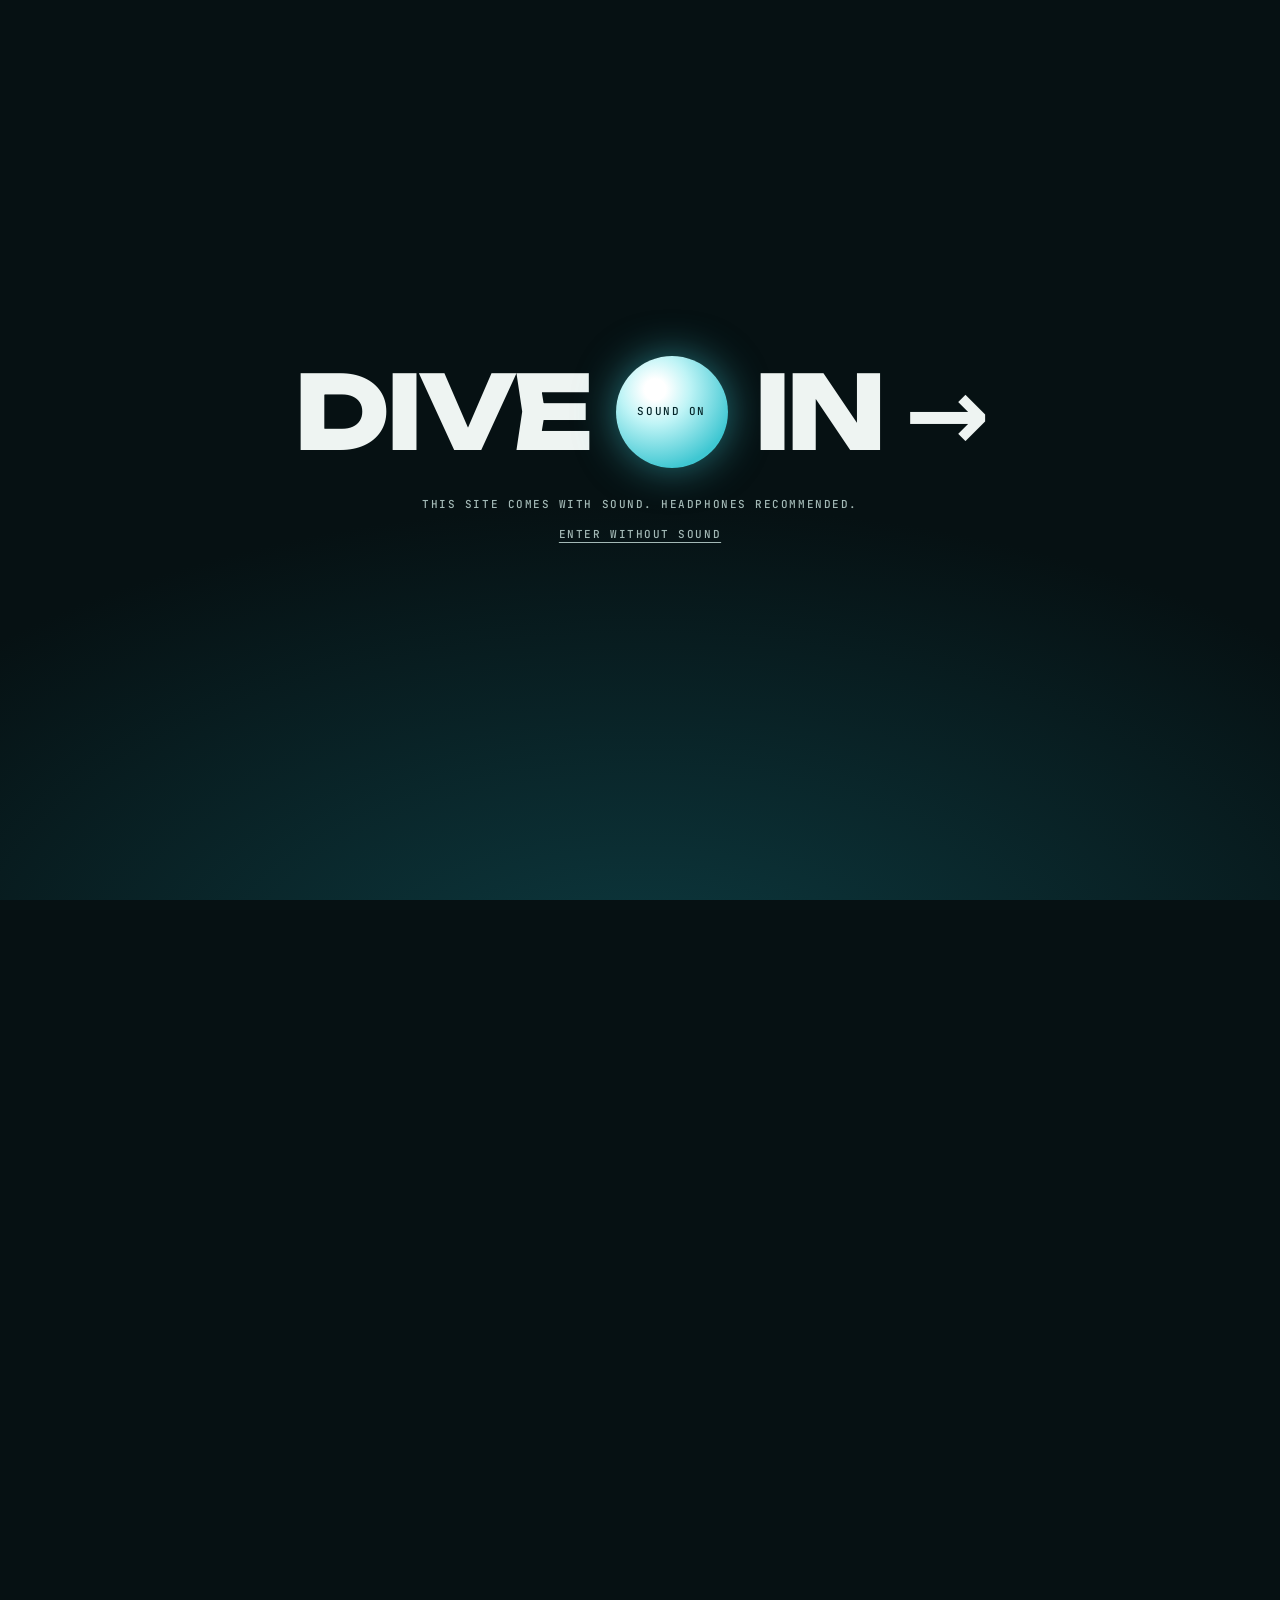
<file: v2/index.html>
<!doctype html>
<html lang="en">
<head>
<meta charset="utf-8">
<meta name="viewport" content="width=device-width, initial-scale=1, viewport-fit=cover">
<title>Oleh Plysiuk · AI Video Creator · v2</title>
<meta name="description" content="Oleh Plysiuk, AI video creator in Warsaw: product ads, brand films, reels and talking AI characters, with sound and music. For brands and agencies, from idea to final cut.">
<meta name="theme-color" content="#061113">
<meta name="robots" content="noindex">
<link rel="canonical" href="https://olegplysiuk-lab.github.io/">
<meta property="og:type" content="website">
<meta property="og:url" content="https://olegplysiuk-lab.github.io/">
<meta property="og:title" content="Oleh Plysiuk · AI Video Creator">
<meta property="og:description" content="Oleh Plysiuk, AI video creator in Warsaw: product ads, brand films, reels and talking AI characters, with sound and music. For brands and agencies, from idea to final cut.">
<meta property="og:image" content="https://olegplysiuk-lab.github.io/og.jpg">
<meta property="og:image:width" content="1200">
<meta property="og:image:height" content="630">
<meta property="og:site_name" content="Oleh Plysiuk · AI Video Creator">
<meta property="og:locale" content="en_US">
<meta name="twitter:card" content="summary_large_image">
<meta name="author" content="Oleh Plysiuk">
<link rel="icon" href="../favicon.svg" type="image/svg+xml">
<link rel="apple-touch-icon" href="../apple-touch-icon.png">
<script type="application/ld+json">
{
 "@context": "https://schema.org",
 "@graph": [
  {
   "@type": "WebSite",
   "@id": "https://olegplysiuk-lab.github.io/#website",
   "url": "https://olegplysiuk-lab.github.io/",
   "name": "Oleh Plysiuk · AI Video Creator",
   "inLanguage": "en",
   "publisher": {
    "@id": "https://olegplysiuk-lab.github.io/#person"
   }
  },
  {
   "@type": "Person",
   "@id": "https://olegplysiuk-lab.github.io/#person",
   "name": "Oleh Plysiuk",
   "alternateName": [
    "Oleg Plysiuk",
    "Олег Плисюк"
   ],
   "jobTitle": "AI Video Creator",
   "description": "AI video creator, videographer and editor in Warsaw. Real camera work and generative AI, with sound and music, from the first idea to the final cut.",
   "url": "https://olegplysiuk-lab.github.io/",
   "image": "https://olegplysiuk-lab.github.io/media/oleh.jpg",
   "address": {
    "@type": "PostalAddress",
    "addressLocality": "Warsaw",
    "addressCountry": "PL"
   },
   "knowsLanguage": [
    "uk",
    "pl",
    "en"
   ],
   "knowsAbout": [
    "AI video production",
    "Generative AI video",
    "Videography",
    "Video editing",
    "Sound design",
    "AI music",
    "AI characters and lip-sync",
    "Interactive 3D websites"
   ],
   "sameAs": [
    "https://www.behance.net/fc6d06c6"
   ]
  },
  {
   "@type": "ProfessionalService",
   "@id": "https://olegplysiuk-lab.github.io/#studio",
   "name": "Oleh Plysiuk · AI video production",
   "description": "AI video production in Warsaw for brands and agencies: product ads, brand films, reels, AI characters, sound and music, and interactive 3D websites.",
   "url": "https://olegplysiuk-lab.github.io/services/",
   "image": "https://olegplysiuk-lab.github.io/og.jpg",
   "founder": {
    "@id": "https://olegplysiuk-lab.github.io/#person"
   },
   "address": {
    "@type": "PostalAddress",
    "addressLocality": "Warsaw",
    "addressCountry": "PL"
   },
   "areaServed": [
    {
     "@type": "City",
     "name": "Warsaw"
    },
    {
     "@type": "Country",
     "name": "Poland"
    },
    "Worldwide (remote)"
   ],
   "knowsLanguage": [
    "uk",
    "pl",
    "en"
   ],
   "hasOfferCatalog": {
    "@type": "OfferCatalog",
    "name": "Services",
    "itemListElement": [
     {
      "@type": "Offer",
      "itemOffered": {
       "@type": "Service",
       "name": "Product ads and AI product scenes",
       "description": "Your product in AI scenes built from real product photos or footage."
      }
     },
     {
      "@type": "Offer",
      "itemOffered": {
       "@type": "Service",
       "name": "Brand and image films",
       "description": "60–90 second films: script, live shoot or AI scenes, edit, sound and music."
      }
     },
     {
      "@type": "Offer",
      "itemOffered": {
       "@type": "Service",
       "name": "Reels and TikTok every month",
       "description": "Vertical videos for Instagram, TikTok and YouTube Shorts in a monthly package."
      }
     },
     {
      "@type": "Offer",
      "itemOffered": {
       "@type": "Service",
       "name": "AI characters who talk",
       "description": "A mascot or digital presenter with its own voice and lip-sync, labelled as AI."
      }
     },
     {
      "@type": "Offer",
      "itemOffered": {
       "@type": "Service",
       "name": "Sound and music for video",
       "description": "Sound design, voice-over and original music made together with the video."
      }
     },
     {
      "@type": "Offer",
      "itemOffered": {
       "@type": "Service",
       "name": "AI video subcontracting for agencies",
       "description": "White label, NDA, agreed deadlines, pitch visuals, live shoot and AI in one edit."
      }
     },
     {
      "@type": "Offer",
      "itemOffered": {
       "@type": "Service",
       "name": "Interactive 3D websites",
       "description": "A 3D site for a brand or product launch with films playing inside and sound."
      }
     }
    ]
   }
  },
  {
   "@type": "VideoObject",
   "@id": "https://olegplysiuk-lab.github.io/#film-showreel",
   "name": "Showreel 2026 · Oleh Plysiuk",
   "description": "A one-minute showreel made with generative AI and cut in one edit. Includes spec work.",
   "thumbnailUrl": "https://olegplysiuk-lab.github.io/media/poster/showreel.jpg",
   "uploadDate": "2026-10-29T22:02:25+00:00",
   "duration": "PT59S",
   "contentUrl": "https://olegplysiuk-lab.github.io/media/full/showreel.mp4",
   "creator": {
    "@id": "https://olegplysiuk-lab.github.io/#person"
   },
   "digitalSourceType": "https://schema.org/CompositeWithTrainedAlgorithmicMediaDigitalSource"
  },
  {
   "@type": "VideoObject",
   "@id": "https://olegplysiuk-lab.github.io/#film-night-street",
   "name": "Night street · Oleh Plysiuk",
   "description": "Fashion film shot on location in the evening, filmed and edited by Oleh Plysiuk.",
   "thumbnailUrl": "https://olegplysiuk-lab.github.io/media/poster/night-street.jpg",
   "uploadDate": "2026-10-29T22:02:25+00:00",
   "duration": "PT30S",
   "contentUrl": "https://olegplysiuk-lab.github.io/media/full/night-street.mp4",
   "creator": {
    "@id": "https://olegplysiuk-lab.github.io/#person"
   },
   "digitalSourceType": "https://schema.org/DigitalCaptureDigitalSource"
  },
  {
   "@type": "VideoObject",
   "@id": "https://olegplysiuk-lab.github.io/#film-space",
   "name": "Space · Oleh Plysiuk",
   "description": "Office chair ad: AI scenes that keep the product geometry, edit and sound.",
   "thumbnailUrl": "https://olegplysiuk-lab.github.io/media/poster/space.jpg",
   "uploadDate": "2026-10-29T22:02:25+00:00",
   "duration": "PT24S",
   "contentUrl": "https://olegplysiuk-lab.github.io/media/full/space.mp4",
   "creator": {
    "@id": "https://olegplysiuk-lab.github.io/#person"
   },
   "digitalSourceType": "https://schema.org/CompositeWithTrainedAlgorithmicMediaDigitalSource"
  },
  {
   "@type": "VideoObject",
   "@id": "https://olegplysiuk-lab.github.io/#film-diamond",
   "name": "Diamond · Oleh Plysiuk",
   "description": "Luxury chair film: AI scenes of leather and light.",
   "thumbnailUrl": "https://olegplysiuk-lab.github.io/media/poster/diamond.jpg",
   "uploadDate": "2026-10-29T22:02:25+00:00",
   "duration": "PT20S",
   "contentUrl": "https://olegplysiuk-lab.github.io/media/full/diamond.mp4",
   "creator": {
    "@id": "https://olegplysiuk-lab.github.io/#person"
   },
   "digitalSourceType": "https://schema.org/CompositeWithTrainedAlgorithmicMediaDigitalSource"
  },
  {
   "@type": "VideoObject",
   "@id": "https://olegplysiuk-lab.github.io/#film-sport",
   "name": "Sport · Oleh Plysiuk",
   "description": "Energy and emotion: an AI commercial. Spec work.",
   "thumbnailUrl": "https://olegplysiuk-lab.github.io/media/poster/sport.jpg",
   "uploadDate": "2026-10-29T22:02:25+00:00",
   "duration": "PT13S",
   "contentUrl": "https://olegplysiuk-lab.github.io/media/full/sport.mp4",
   "creator": {
    "@id": "https://olegplysiuk-lab.github.io/#person"
   },
   "digitalSourceType": "https://schema.org/CompositeWithTrainedAlgorithmicMediaDigitalSource"
  }
 ]
}
</script>
<link rel="preload" href="/fonts/unbounded-latin-06f2e4.woff2" as="font" type="font/woff2" crossorigin>
<link rel="stylesheet" href="/fonts/fonts.css">
<style>
/* Layout: a fixed 3D ocean, from the sea floor up to the surface. Lumen, a lens jellyfish, swims up a
   spiral as you scroll and the work opens as glass tabs along the same spiral. A sound gate opens the
   experience; camera-style HUD, a depth ruler and a work finder sit around the edges.
   One dark graded look: deep teal water, tungsten and coral light. */
:root {
  --bg: #061113;
  --fg: #eef4f2;
  --muted: #a3b9b6;
  --line: rgb(238 244 242 / 0.2);
  --glass: rgb(10 30 33 / 0.55);
  --accent: #f2a23c;
  --accent-ink: #1f1405;
  --rec: #ec5545;
  --display: "Unbounded", "Arial Black", system-ui, sans-serif;
  --body: "Onest", "Segoe UI", system-ui, sans-serif;
  --mono: "JetBrains Mono", ui-monospace, Menlo, Consolas, monospace;
  --gl: max(clamp(16px, 4vw, 44px), env(safe-area-inset-left, 0px));
  --gr: max(clamp(16px, 4vw, 44px), env(safe-area-inset-right, 0px));
  --top: calc(env(safe-area-inset-top, 0px) + clamp(14px, 2.4vw, 26px));
  --bottom: calc(env(safe-area-inset-bottom, 0px) + clamp(14px, 2.4vw, 26px));
  color-scheme: dark;
}
* { box-sizing: border-box; }
[hidden] { display: none !important; }
body { margin: 0; background: var(--bg); color: var(--fg); font: 400 16px/1.55 var(--body); -webkit-font-smoothing: antialiased; overflow-x: hidden; }
body.locked { overflow: hidden; }
button { font: inherit; color: inherit; }
:focus-visible { outline: 2px solid var(--accent); outline-offset: 3px; }
.sr-only { position: absolute; width: 1px; height: 1px; overflow: hidden; clip: rect(0 0 0 0); white-space: nowrap; }

#stage { position: fixed; inset: 0; width: 100%; height: 100%; display: block; }
.vids { position: fixed; left: 0; top: 0; width: 2px; height: 2px; opacity: 0; pointer-events: none; overflow: hidden; }
.track { height: 800vh; }
.nogl .track { height: auto; }

/* ---------- Sound gate (loader) ---------- */
.gate {
  position: fixed; inset: 0; z-index: 30;
  display: grid; place-items: center; align-content: center; gap: 28px;
  padding-left: var(--gl); padding-right: var(--gr);
  background: radial-gradient(120% 90% at 50% 110%, #0d3a40 0%, #061113 60%);
}
.gate__row { display: flex; align-items: center; gap: clamp(10px, 2vw, 22px); width: min(980px, 100%); }
.gate__word { font: 800 clamp(2rem, 7vw, 5.6rem)/1 var(--display); letter-spacing: -0.04em; text-transform: uppercase; white-space: nowrap; }
.gate__track { position: relative; flex: 1; min-width: 0; height: clamp(44px, 7vw, 76px); border: 2px solid var(--fg); border-radius: 999px; }
.gate__ball {
  position: absolute; top: 50%; left: 0; width: clamp(30px, 5vw, 54px); aspect-ratio: 1; margin-left: 8px;
  border-radius: 50%; transform: translate(0, -50%);
  background: radial-gradient(circle at 35% 30%, #fff 0 12%, #bff4f6 30%, #3fc7d2 70%);
  box-shadow: 0 0 24px rgb(63 199 210 / 0.6);
}
.gate__pct { font: 800 clamp(1.6rem, 5vw, 4rem)/1 var(--display); letter-spacing: -0.04em; min-width: 3.2ch; text-align: right; font-variant-numeric: tabular-nums; }
.gate__dive {
  display: flex; align-items: center; gap: clamp(12px, 2.4vw, 26px);
  border: 0; background: none; padding: 0; cursor: pointer;
  font: 800 clamp(2.2rem, 8vw, 6.4rem)/1 var(--display); letter-spacing: -0.04em; text-transform: uppercase;
}
.gate__orb {
  display: grid; place-items: center; width: clamp(64px, 10vw, 112px); aspect-ratio: 1; border-radius: 50%;
  background: radial-gradient(circle at 35% 30%, #fff 0 10%, #bff4f6 32%, #3fc7d2 75%);
  color: #06272b; font: 500 11px/1 var(--mono); letter-spacing: 0.14em;
  box-shadow: 0 0 40px rgb(63 199 210 / 0.55);
  transition: transform 0.35s cubic-bezier(.2,.8,.2,1);
}
.gate__dive:hover .gate__orb, .gate__dive:focus-visible .gate__orb { transform: scale(1.18); }
.gate__note { display: grid; justify-items: center; gap: 12px; margin: 0; text-align: center; font: 500 11px/1.6 var(--mono); letter-spacing: 0.14em; text-transform: uppercase; color: var(--muted); }
.gate__quiet { border: 0; background: none; padding: 4px; cursor: pointer; font: 500 11px/1 var(--mono); letter-spacing: 0.14em; text-transform: uppercase; color: var(--muted); text-decoration: underline; text-underline-offset: 4px; }

/* ---------- Sound pill ---------- */
.sound {
  position: fixed; z-index: 9; left: var(--gl); bottom: var(--bottom);
  display: inline-flex; align-items: center; gap: 10px; padding: 9px 14px;
  border: 1px solid var(--line); border-radius: 999px; background: var(--glass); backdrop-filter: blur(8px); -webkit-backdrop-filter: blur(8px);
  font: 500 10px/1 var(--mono); letter-spacing: 0.16em; text-transform: uppercase; cursor: pointer;
}
.sound__bars { display: inline-flex; align-items: center; gap: 2px; height: 14px; }
.sound__bars i { width: 2px; height: 100%; border-radius: 2px; background: var(--fg); transform-origin: center; animation: eq 1s ease-in-out infinite; }
.sound__bars i:nth-child(2) { animation-delay: -0.2s; } .sound__bars i:nth-child(3) { animation-delay: -0.5s; }
.sound__bars i:nth-child(4) { animation-delay: -0.35s; } .sound__bars i:nth-child(5) { animation-delay: -0.7s; }
.sound[aria-pressed="false"] .sound__bars i { animation: none; transform: scaleY(0.2); }
@keyframes eq { 0%, 100% { transform: scaleY(0.25); } 50% { transform: scaleY(1); } }

/* ---------- HUD ---------- */
.hud { position: fixed; z-index: 6; pointer-events: none; font: 500 11px/1.5 var(--mono); letter-spacing: 0.14em; text-transform: uppercase; text-shadow: 0 1px 8px rgb(0 0 0 / 0.5); }
.hud--tl { top: var(--top); left: var(--gl); }
.hud--tr { top: var(--top); right: var(--gr); text-align: right; }
.hud--bc { bottom: calc(var(--bottom) + 6px); left: 50%; transform: translateX(-50%); white-space: nowrap; transition: opacity 0.3s; }
.hud .dot { display: inline-block; width: 7px; height: 7px; margin-right: 8px; border-radius: 50%; background: var(--rec); vertical-align: 1px; animation: blink 1.2s steps(1) infinite; }
@keyframes blink { 50% { opacity: 0.2; } }
.brand { font: 700 13px/1 var(--display); letter-spacing: 0.02em; text-transform: none; }
.corner { position: fixed; z-index: 6; width: 18px; height: 18px; border: 1.5px solid rgb(238 244 242 / 0.55); pointer-events: none; }
.corner--tl { top: calc(env(safe-area-inset-top, 0px) + 8px); left: calc(env(safe-area-inset-left, 0px) + 8px); border-right: 0; border-bottom: 0; }
.corner--tr { top: calc(env(safe-area-inset-top, 0px) + 8px); right: calc(env(safe-area-inset-right, 0px) + 8px); border-left: 0; border-bottom: 0; }
.corner--bl { bottom: calc(env(safe-area-inset-bottom, 0px) + 8px); left: calc(env(safe-area-inset-left, 0px) + 8px); border-right: 0; border-top: 0; }
.corner--br { bottom: calc(env(safe-area-inset-bottom, 0px) + 8px); right: calc(env(safe-area-inset-right, 0px) + 8px); border-left: 0; border-top: 0; }

/* Navigation pill */
.pill {
  position: fixed; z-index: 9; top: var(--top); left: 50%; transform: translateX(-50%);
  display: flex; align-items: center; gap: 14px; padding: 9px 18px;
  border: 1px solid var(--line); border-radius: 999px; background: var(--glass); backdrop-filter: blur(8px); -webkit-backdrop-filter: blur(8px);
  box-shadow: 0 8px 26px -12px rgb(63 199 210 / 0.7);
}
.pill button { border: 0; background: none; padding: 0; cursor: pointer; font: 500 11px/1 var(--mono); letter-spacing: 0.16em; text-transform: uppercase; }
.pill button:hover, .pill__link:hover { color: var(--accent); }
.pill__link { color: var(--fg); font: 500 11px/1 var(--mono); letter-spacing: 0.16em; text-transform: uppercase; text-decoration: none; white-space: nowrap; }
.pill .pill__cta { margin: -5px -12px -5px 0; padding: 8px 14px; border-radius: 999px; background: var(--accent); color: var(--accent-ink); box-shadow: 0 0 22px rgb(242 162 60 / 0.45); transition: transform 0.25s, box-shadow 0.25s; }
.pill .pill__cta:hover { color: var(--accent-ink); transform: scale(1.06); box-shadow: 0 0 30px rgb(242 162 60 / 0.7); }
.pill__line { width: 46px; height: 1px; background: linear-gradient(90deg, transparent, var(--fg), transparent); }

/* Depth ruler */
.ruler { position: fixed; z-index: 6; left: calc(env(safe-area-inset-left, 0px) + 12px); top: 24vh; bottom: 24vh; width: 44px; pointer-events: none; }
.ruler__tick { position: absolute; left: 0; width: 6px; height: 1px; background: rgb(238 244 242 / 0.35); }
.ruler__tick--major { width: 12px; background: rgb(238 244 242 / 0.7); }
.ruler__label { position: absolute; left: 18px; transform: translateY(-50%); font: 500 9px/1 var(--mono); letter-spacing: 0.14em; color: var(--muted); white-space: nowrap; }
.ruler__mark { position: absolute; left: -2px; width: 18px; height: 2px; background: var(--accent); box-shadow: 0 0 10px var(--accent); }

/* Hero copy and hold-to-dive */
/* Welcome line: letters surface out of the water one by one when you dive in, and fade as you scroll */
.welcome { position: fixed; z-index: 4; left: 0; right: 0; top: 11vh; top: 11svh; padding: 0 var(--gr) 0 var(--gl); text-align: center; pointer-events: none; }
.welcome p { margin: 0; font: 600 clamp(1.9rem, 4.3vw, 4.6rem)/1.08 var(--display); letter-spacing: -0.035em; }
.welcome__w { display: inline-block; }
.welcome__ch { display: inline-block; opacity: 0; transform: translateY(0.35em); filter: blur(14px); text-shadow: 0 0 28px rgb(63 199 210 / 0.35); transition: opacity 1s, transform 1.4s cubic-bezier(0.2, 0.7, 0.2, 1), filter 1.4s; transition-delay: calc(var(--i) * 55ms); }
.welcome.is-on .welcome__ch { opacity: 1; transform: none; filter: blur(0); }
.hero { position: fixed; z-index: 4; left: var(--gl); bottom: calc(var(--bottom) + 58px); max-width: 30ch; pointer-events: none; }
.kicker { margin: 0 0 10px; font: 500 11px/1.4 var(--mono); letter-spacing: 0.22em; text-transform: uppercase; color: var(--accent); }
.role { margin: 0; font-size: 0.98rem; line-height: 1.45; text-shadow: 0 1px 14px rgb(0 0 0 / 0.5); }
.hold {
  position: fixed; z-index: 7; left: 50%; bottom: var(--bottom); transform: translateX(-50%); width: min(620px, 52vw);
  display: grid; grid-template-columns: 1fr auto; align-items: end; gap: 6px 18px;
}
.hold__q { font: 700 clamp(0.8rem, 1.3vw, 1rem)/1.2 var(--display); text-transform: uppercase; letter-spacing: -0.01em; }
.hold__btn { border: 0; background: none; padding: 0; cursor: pointer; font: 700 clamp(0.8rem, 1.3vw, 1rem)/1.2 var(--display); text-transform: uppercase; color: var(--accent); touch-action: none; user-select: none; -webkit-user-select: none; }
.hold__line { grid-column: 1 / -1; height: 3px; border-radius: 3px; background: rgb(238 244 242 / 0.2); overflow: hidden; }
.hold__line i { display: block; height: 100%; width: 100%; background: var(--accent); transform: scaleX(0); transform-origin: left; box-shadow: 0 0 10px var(--accent); }

/* Work finder */
.finder { position: fixed; z-index: 9; left: var(--gl); bottom: calc(var(--bottom) + 50px); transition: opacity 0.4s; }
.finder__toggle { display: inline-flex; gap: 10px; align-items: center; padding: 8px 12px; border: 1px solid var(--line); border-radius: 999px; background: var(--glass); backdrop-filter: blur(8px); -webkit-backdrop-filter: blur(8px); cursor: pointer; font: 500 10px/1 var(--mono); letter-spacing: 0.16em; text-transform: uppercase; color: var(--muted); }
.finder__toggle span { color: var(--accent); font-size: 13px; transition: transform 0.3s; }
.finder.open .finder__toggle span { transform: rotate(45deg); }
.finder ul { position: absolute; left: 0; bottom: calc(100% + 8px); list-style: none; margin: 0; padding: 12px 16px; display: grid; gap: 4px; min-width: 220px; border: 1px solid var(--line); border-radius: 14px; background: rgb(6 20 22 / 0.82); backdrop-filter: blur(10px); -webkit-backdrop-filter: blur(10px); opacity: 0; transform: translateY(8px); pointer-events: none; transition: opacity 0.25s, transform 0.25s; }
.finder.open ul { opacity: 1; transform: none; pointer-events: auto; }
.finder button { border: 0; background: none; padding: 2px 0; cursor: pointer; font: 500 11px/1.3 var(--mono); letter-spacing: 0.1em; text-transform: uppercase; color: #9fb7ff; text-align: left; transition: color 0.2s, transform 0.2s; }
.finder button:hover, .finder button.is-on { color: var(--accent); transform: translateX(4px); }

/* Palette */
.palette { position: fixed; z-index: 7; right: var(--gr); bottom: var(--bottom); display: grid; justify-items: end; gap: 8px; }
.palette__row { display: flex; gap: 6px; padding: 7px; border: 1px solid var(--line); border-radius: 12px; background: var(--glass); backdrop-filter: blur(8px); -webkit-backdrop-filter: blur(8px); }
.sw { width: 34px; height: 14px; border-radius: 999px; border: 1px solid rgb(255 255 255 / 0.25); background: var(--c); cursor: pointer; padding: 0; transition: transform 0.2s, box-shadow 0.2s; }
.sw:hover { transform: translateY(-2px); }
.sw[aria-pressed="true"] { box-shadow: 0 0 0 2px var(--bg), 0 0 0 3px var(--fg); }
.palette__label { font: 500 9px/1 var(--mono); letter-spacing: 0.16em; text-transform: uppercase; color: var(--muted); }

/* Labels pinned under each tab */
.labels { position: fixed; inset: 0; z-index: 3; pointer-events: none; overflow: hidden; }
.label { position: absolute; left: 0; top: 0; width: max-content; max-width: 46vw; opacity: 0; will-change: transform, opacity; }
.label__idx { margin: 0; font: 500 11px/1.4 var(--mono); letter-spacing: 0.16em; color: var(--accent); }
.label__title { position: relative; margin: 4px 0 0; font: 700 clamp(1.1rem, 2.4vw, 1.9rem)/1 var(--display); letter-spacing: -0.02em; text-transform: uppercase; }
.label__meta { margin: 6px 0 0; font-size: 0.9rem; color: var(--muted); }
.label.reveal .label__title { animation: rise 0.8s cubic-bezier(0.2, 0.7, 0.2, 1) both; }
.label.reveal .label__meta { animation: rise 0.8s 0.12s cubic-bezier(0.2, 0.7, 0.2, 1) both; }
/* v2: ask the hologram about a work */
.label__talk { display: inline-flex; align-items: center; gap: 8px; margin: 12px 0 0; padding: 9px 15px 9px 12px; border: 1px solid rgb(75 227 160 / 0.6); border-radius: 999px; background: rgb(6 17 19 / 0.6); backdrop-filter: blur(6px); -webkit-backdrop-filter: blur(6px); color: #c9f7e2; font: 500 11px/1 var(--mono); letter-spacing: 0.14em; text-transform: uppercase; cursor: pointer; pointer-events: none; transition: background 0.2s, border-color 0.2s; }
.label__talk i { width: 8px; height: 8px; border-radius: 50%; background: #4be3a0; box-shadow: 0 0 0 3px rgb(75 227 160 / 0.25); }
.label__talk:hover, .label__talk.is-on { background: rgb(75 227 160 / 0.2); border-color: #4be3a0; }
.label__talk.is-on i { animation: blink 0.9s steps(1) infinite; }
@keyframes rise { from { opacity: 0; transform: translateY(12px); filter: blur(6px); } to { opacity: 1; transform: none; filter: none; } }

/* Contact */
.contact { position: relative; z-index: 12; min-height: 100vh; min-height: 100svh; display: grid; grid-template-columns: minmax(0, 1fr); align-content: center; gap: 30px; padding-block: 16vh calc(var(--bottom) + 72px); background: var(--bg); border-top: 1px solid var(--line); overflow: hidden; }
/* About: the portrait melts into the page; slow water light drifts over it */
.about { display: grid; grid-template-columns: minmax(0, 0.85fr) minmax(0, 1.15fr); gap: clamp(28px, 5vw, 80px); align-items: center; padding-left: var(--gl); padding-right: var(--gr); }
.about__photo { position: relative; justify-self: center; width: 100%; max-width: 520px; margin: 0; overflow: hidden; }
.about__photo img { display: block; width: 100%; height: auto; transform: scale(1.07); filter: brightness(0.85); transition: transform 1.8s cubic-bezier(0.2, 0.7, 0.2, 1), filter 1.8s; }
.about.is-in .about__photo img { transform: none; filter: none; }
.about__light { position: absolute; inset: -10%; pointer-events: none; mix-blend-mode: screen; background: radial-gradient(38% 26% at 66% 24%, rgb(63 199 210 / 0.16), transparent 70%), radial-gradient(30% 22% at 30% 62%, rgb(242 162 60 / 0.08), transparent 70%); animation: drift 16s ease-in-out infinite alternate; }
@keyframes drift { to { transform: translate3d(5%, -4%, 0) scale(1.08); } }
.about__photo figcaption { position: absolute; left: 6%; bottom: 7%; display: flex; gap: 10px; align-items: center; font: 500 10px/1 var(--mono); letter-spacing: 0.2em; text-transform: uppercase; color: var(--muted); }
.about__photo figcaption::before { content: ""; width: 26px; height: 1px; background: var(--accent); }
.about__text { max-width: 640px; }
.about__name { margin: 0; font: 700 clamp(2rem, 4.6vw, 3.8rem)/1 var(--display); letter-spacing: -0.035em; text-transform: uppercase; }
.about__role { margin: 12px 0 0; font: 500 12px/1.4 var(--mono); letter-spacing: 0.16em; text-transform: uppercase; color: var(--accent); }
.about__bio + .about__bio { margin-top: 12px; }
.about__bio { margin: 22px 0 0; max-width: 56ch; font-size: 1.02rem; line-height: 1.65; }
.about__facts { display: grid; gap: 14px; margin: 26px 0 0; padding: 22px 0 0; border-top: 1px solid var(--line); }
.about__facts div { display: grid; grid-template-columns: 112px minmax(0, 1fr); gap: 16px; }
.about__facts dt { font: 500 10px/1.9 var(--mono); letter-spacing: 0.16em; text-transform: uppercase; color: var(--muted); }
.about__facts dd { margin: 0; font-size: 0.92rem; line-height: 1.6; }
.offer { padding-left: var(--gl); padding-right: var(--gr); }
.offer__title { margin: 0; max-width: 22ch; font: 700 clamp(1.5rem, 3.4vw, 2.8rem)/1.05 var(--display); letter-spacing: -0.03em; text-transform: uppercase; }
.offer__list { display: grid; grid-template-columns: repeat(3, minmax(0, 1fr)); gap: 16px; margin: 24px 0 0; padding: 0; list-style: none; }
.offer__list li { padding: 20px 22px; border: 1px solid var(--line); border-radius: 16px; background: var(--glass); }
.offer__list h3 { margin: 0 0 8px; font: 600 1rem/1.25 var(--display); color: var(--accent); }
.offer__list p { margin: 0; font-size: 0.95rem; line-height: 1.6; }
.offer__more { display: flex; flex-wrap: wrap; gap: 10px 26px; margin: 20px 0 0; }
.offer__more a { font: 500 12px/1.4 var(--mono); letter-spacing: 0.12em; text-transform: uppercase; color: var(--accent); text-decoration: none; }
.offer__more a:hover { text-decoration: underline; text-underline-offset: 4px; }
@media (max-width: 860px) { .offer__list { grid-template-columns: minmax(0, 1fr); } }
.contact__inner { display: grid; gap: 28px; padding-left: var(--gl); padding-right: var(--gr); }
.marquee { display: flex; width: max-content; animation: marquee 22s linear infinite; }
.marquee span { padding-right: 0.5em; font: 800 clamp(3rem, 11vw, 10rem)/0.9 var(--display); letter-spacing: -0.045em; text-transform: uppercase; white-space: nowrap; }
.marquee span:nth-child(even) { color: transparent; -webkit-text-stroke: 1.5px var(--fg); }
@keyframes marquee { to { transform: translateX(-50%); } }
.contact__row { display: flex; flex-wrap: wrap; align-items: center; gap: 22px 32px; }
.orb-btn { display: grid; place-items: center; width: 128px; aspect-ratio: 1; border-radius: 50%; border: 0; cursor: pointer; background: radial-gradient(circle at 35% 30%, #fff 0 10%, #ffd9a6 32%, var(--accent) 78%); color: var(--accent-ink); font: 500 11px/1.3 var(--mono); letter-spacing: 0.14em; text-transform: uppercase; text-align: center; box-shadow: 0 0 40px rgb(242 162 60 / 0.4); transition: transform 0.3s; }
.orb-btn:hover { transform: scale(1.08) rotate(-4deg); }
.mail { font: 500 clamp(1.1rem, 2.6vw, 1.7rem)/1.3 var(--mono); color: var(--accent); overflow-wrap: anywhere; user-select: all; }
.links { display: flex; flex-wrap: wrap; gap: 10px; margin: 0; padding: 0; list-style: none; }
.links a { display: inline-block; padding: 10px 18px; border: 1px solid var(--line); border-radius: 999px; color: var(--fg); text-decoration: none; }
.links a:hover { border-color: var(--accent); color: var(--accent); }
.links a[download] { border-color: var(--accent); color: var(--accent); }
.note { max-width: 60ch; margin: 0; font: 400 13px/1.6 var(--mono); color: var(--muted); }
.nogl-msg { position: fixed; inset: 0; z-index: 5; display: grid; place-items: center; padding: 0 var(--gr) 0 var(--gl); text-align: center; color: var(--muted); font: 400 14px/1.6 var(--mono); }

/* Cursor */
.cursor { position: fixed; left: 0; top: 0; z-index: 11; display: grid; place-items: center; width: 78px; height: 78px; margin: -39px 0 0 -39px; border: 1px solid rgb(238 244 242 / 0.7); border-radius: 50%; font: 500 10px/1 var(--mono); letter-spacing: 0.18em; text-transform: uppercase; pointer-events: none; transition: width 0.25s, height 0.25s, margin 0.25s, background 0.25s, color 0.25s, opacity 0.25s; }
.cursor svg { position: absolute; inset: -1px; width: calc(100% + 2px); height: calc(100% + 2px); transform: rotate(-90deg); }
.cursor circle { fill: none; stroke: var(--accent); stroke-width: 2; }
.cursor.is-play { width: 96px; height: 96px; margin: -48px 0 0 -48px; background: var(--accent); border-color: var(--accent); color: var(--accent-ink); }
.cursor.is-off { opacity: 0; }
@media (hover: hover) and (pointer: fine) { .track { cursor: none; } }
@media (hover: none), (pointer: coarse) { .cursor { display: none; } }
.swipe-hint { position: fixed; z-index: 6; left: 50%; bottom: calc(var(--bottom) + 46px); transform: translateX(-50%); display: flex; gap: 10px; align-items: center; padding: 8px 14px; border: 1px solid var(--line); border-radius: 999px; background: var(--glass); backdrop-filter: blur(8px); -webkit-backdrop-filter: blur(8px); font: 500 10px/1 var(--mono); letter-spacing: 0.18em; text-transform: uppercase; white-space: nowrap; pointer-events: none; opacity: 0; transition: opacity 0.4s; }
.swipe-hint i { font-style: normal; color: var(--accent); animation: nudge 1.6s ease-in-out infinite; }
.swipe-hint i:first-child { animation-direction: reverse; }
@keyframes nudge { 0%, 100% { transform: translateX(0); } 50% { transform: translateX(-5px); } }

/* Lightbox */
.lb { position: fixed; inset: 0; z-index: 40; display: grid; place-items: center; gap: 14px; align-content: center; padding: var(--top) var(--gr) var(--bottom) var(--gl); background: rgb(4 10 11 / 0.94); }
.lb video { max-width: min(100%, 1400px); max-height: 82vh; max-height: 76svh; border-radius: 14px; background: #000; }
.lb__yt { width: min(100%, 1400px); max-height: 82vh; aspect-ratio: 16 / 9; }
.lb__yt.is-tall { width: auto; height: 82vh; max-width: 100%; }
.lb__yt iframe { display: block; width: 100%; height: 100%; border: 0; border-radius: 14px; background: #000; }
.lb__soon { display: grid; gap: 14px; justify-items: center; padding: 40px 24px; }
.lb__kicker { color: var(--accent) !important; letter-spacing: 0.16em !important; text-transform: uppercase; font-size: 11px !important; }
.lb__title { font: 800 clamp(1.6rem, 5vw, 3.4rem)/1.05 var(--display) !important; letter-spacing: -0.03em; text-transform: uppercase; color: var(--fg) !important; }
.lb__row { display: flex; gap: 10px; justify-content: center; }
.lb p { max-width: 56ch; margin: 0; text-align: center; font: 400 13px/1.5 var(--mono); color: var(--muted); }
.lb button, .lb__link { padding: 10px 18px; border: 1px solid var(--line); border-radius: 999px; background: transparent; cursor: pointer; color: var(--fg); text-decoration: none; font: 500 12px/1 var(--mono); letter-spacing: 0.1em; text-transform: uppercase; }
.lb__link { border-color: var(--accent); color: var(--accent); }
.lb .lb__x { position: fixed; top: var(--top); right: var(--gr); display: grid; place-items: center; width: 44px; height: 44px; padding: 0; border-radius: 50%; background: rgb(6 17 19 / 0.6); font: 400 17px/1 var(--body); letter-spacing: 0; }
html.lb-open, html.lb-open body { overflow: hidden; }
/* Touch: a Play badge on the card in front */
.tap-play { position: fixed; left: 0; top: 0; z-index: 4; display: flex; gap: 8px; align-items: center; padding: 10px 16px 10px 13px; border: 1px solid rgb(238 244 242 / 0.4); border-radius: 999px; background: rgb(6 17 19 / 0.45); backdrop-filter: blur(6px); -webkit-backdrop-filter: blur(6px); font: 500 11px/1 var(--mono); letter-spacing: 0.16em; text-transform: uppercase; pointer-events: none; opacity: 0; will-change: transform, opacity; }
.tap-play svg { width: 11px; height: 11px; fill: var(--accent); }

.fade { transition: opacity 0.4s; }
@media (max-width: 760px) {
  .ruler__label, .palette__label, .hud--tr br, .hud--tr #depth { display: none; }
  /* phones: the finder opens as a list under the top pill, from its Work button */
  .finder { left: 50%; bottom: auto; top: calc(var(--top) + 78px); transform: translateX(-50%); }
  .finder__toggle { display: none; }
  .finder ul { position: static; min-width: 240px; gap: 0; padding: 6px 8px; transform: translateY(-8px); }
  .finder li button { display: block; width: 100%; padding: 11px 10px; font-size: 12px; }
  .pill button { white-space: nowrap; }
  .pill { gap: 11px; padding: 9px 14px; }
  .pill__line { width: 18px; }
  .pill [data-go="2"]::after { content: " ▾"; color: var(--accent); }
  .hud { font-size: 10px; }
  .pill { top: calc(var(--top) + 30px); }
  .label { max-width: 70vw; }
  .hold { width: calc(100% - 2 * var(--gl)); bottom: calc(var(--bottom) + 50px); }
  .hero { bottom: calc(var(--bottom) + 116px); }
  .hud--bc { bottom: calc(var(--bottom) + 52px); }
  .sw { width: 22px; }
}
@media (max-width: 700px) {
  .welcome__w { display: block; }
  .about { grid-template-columns: minmax(0, 1fr); }
  .about__photo { max-width: 420px; }
  .about__facts div { grid-template-columns: minmax(0, 1fr); gap: 2px; }
}
/* Touch screens: the 3D view takes every swipe itself (one swipe, one card), the page never pulls to refresh,
   and the buttons are big enough for a thumb */
@media (pointer: coarse) {
  html { overscroll-behavior-y: none; }
  #stage { touch-action: none; }
  .lb { touch-action: none; }
  .swipe-hint { bottom: calc(var(--bottom) + 96px); }
  .hold__btn { padding: 12px 0; }
  .pill { padding: 0 14px; }
  .pill button { padding: 12px 6px; }
  .sound { min-height: 40px; }
  .palette__row { gap: 9px; padding: 8px; }
  .sw { width: 24px; height: 24px; }
}
.palette { display: none !important; }
@media (prefers-reduced-motion: reduce) {
  .about__photo img { transform: none; filter: none; transition: none; }
  .about__light { animation: none; }
}
@media (prefers-reduced-motion: reduce) {
  .welcome__ch { transition: opacity 0.6s; transform: none; filter: none; }
  .hud .dot, .sound__bars i, .marquee, .swipe-hint i { animation: none; }
}
</style>
</head>
<body>
<canvas id="stage" aria-hidden="true"></canvas>
<div class="vids" aria-hidden="true"></div>
<div class="labels" aria-hidden="true"></div>
<div class="swipe-hint" aria-hidden="true"><i>←</i>Swipe<i>→</i></div>
<div class="tap-play" aria-hidden="true"><svg viewBox="0 0 12 12"><path d="M2 1l9 5-9 5z"/></svg>Play</div>

<span class="corner corner--tl"></span><span class="corner corner--tr"></span>
<span class="corner corner--bl"></span><span class="corner corner--br"></span>

<div class="hud hud--tl"><span class="brand">Oleh Plysiuk</span><br>AI video · camera · edit</div>
<div class="hud hud--tr"><span class="dot"></span><span id="tc">00:00:00:00</span><br><span id="depth">Depth 700 m · f/16</span></div>
<div class="hud hud--bc fade" id="scene-label" style="opacity:0">Oleh · signal</div>

<nav class="pill fade" aria-label="Sections">
  <button type="button" data-go="2">Work</button>
  <span class="pill__line" aria-hidden="true"></span>
  <a class="pill__link" href="/services/">Services</a>
  <button class="pill__cta" type="button" data-go="contact">Contact</button>
</nav>

<div class="ruler fade" aria-hidden="true"></div>

<div class="welcome" aria-hidden="true"><p><span class="welcome__w">Welcome</span> <span class="welcome__w">to my world</span></p></div>

<div class="hero fade">
  <h1 class="sr-only">Oleh Plysiuk, AI video creator and videographer in Warsaw</h1>
  <p class="sr-only">Welcome to my world</p>
  <p class="kicker">AI Video Creator · Warsaw</p>
  <p class="role">Videographer and video editor. Real camera work and generative AI, cut into one story.</p>
</div>

<div class="hold fade">
  <span class="hold__q">Ready to dive in?</span>
  <button class="hold__btn" type="button" id="hold">Click and hold</button>
  <span class="hold__line" aria-hidden="true"><i id="hold-fill"></i></span>
</div>

<nav class="finder fade" aria-label="Jump to work" style="opacity:0">
  <button class="finder__toggle" type="button" aria-expanded="false" aria-controls="finder-list">What are you looking for? <span aria-hidden="true">+</span></button>
  <ul id="finder-list">
    <li><button type="button" data-go="2">→ Showreel</button></li>
    <li><button type="button" data-go="3">→ Night street</button></li>
    <li><button type="button" data-go="4">→ Space</button></li>
    <li><button type="button" data-go="5">→ Diamond</button></li>
    <li><button type="button" data-go="6">→ Sport</button></li>
    <li><button type="button" data-go="7">→ Reels and TikTok</button></li>
    <li><button type="button" data-go="contact">→ Contact</button></li>
  </ul>
</nav>

<div class="palette fade" role="group" aria-label="Colour Lumen">
  <div class="palette__row">
    <button class="sw" type="button" data-p="0" aria-pressed="true" aria-label="Teal" style="--c:#3fc7d2"></button>
    <button class="sw" type="button" data-p="1" aria-pressed="false" aria-label="Violet" style="--c:#b07cff"></button>
    <button class="sw" type="button" data-p="2" aria-pressed="false" aria-label="Coral" style="--c:#ff6f91"></button>
    <button class="sw" type="button" data-p="3" aria-pressed="false" aria-label="Tungsten" style="--c:#f2a23c"></button>
  </div>
  <span class="palette__label">Colour Lumen</span>
</div>

<button class="sound fade" type="button" id="sound" aria-pressed="true"><span class="sound__bars" aria-hidden="true"><i></i><i></i><i></i><i></i><i></i></span><span id="sound-label">Sound on</span></button>

<div class="cursor" aria-hidden="true"><svg viewBox="0 0 100 100"><circle id="cursor-ring" cx="50" cy="50" r="49" pathLength="1" stroke-dasharray="1" stroke-dashoffset="1"></circle></svg><span id="cursor-label">Scroll</span></div>

<main>
  <div class="track" aria-label="Selected work: showreel, night street fashion film, two chair films, sport commercial, and eleven reels"></div>
  <section class="contact" aria-label="About and contact">
    <div class="marquee" aria-hidden="true"><span>Let’s make the video</span><span>Let’s make the video</span><span>Let’s make the video</span><span>Let’s make the video</span></div>
    <div class="about">
      <figure class="about__photo">
        <picture>
          <source srcset="../media/oleh.webp" type="image/webp">
          <img src="../media/oleh.jpg" alt="Oleh Plysiuk with his camera" width="900" height="1125" loading="lazy" decoding="async">
        </picture>
        <span class="about__light" aria-hidden="true"></span>
        <figcaption>Oleh Plysiuk · Warsaw</figcaption>
      </figure>
      <div class="about__text">
        <p class="kicker">About</p>
        <h2 class="about__name">Oleh Plysiuk</h2>
        <p class="about__role">AI video creator · videographer · editor</p>
        <p class="about__bio">Hi, I’m Oleh, and I love making video. For about three years I’ve been filming and editing commercial work, and today I mix real camera work with generative AI.</p>
        <p class="about__bio">I help companies show their products and tell their story: ads and brand films, product scenes, AI characters who talk on screen, and reels for every platform. One person for the whole road, from the first idea and script to the final edit and sound. Tell me about your product, and let’s make something people actually want to watch.</p>
        <dl class="about__facts">
          <div><dt>Experience</dt><dd>Feb – Nov 2026 · In-house video creator, premium office-chair brand<br>2024 – 2025 · Videographer and photographer, W&amp;A Detailing<br>2023 · Freelance videographer and editor</dd></div>
          <div><dt>Tools</dt><dd>DaVinci Resolve Studio, Premiere Pro, After Effects, CapCut, Photoshop, Lightroom<br>Kling, Seedance 2.5, Veo 3, Google Flow, WaveSpeed, ElevenLabs, Suno, ChatGPT, and more: the list keeps growing</dd></div>
          <div><dt>Formats</dt><dd>16:9 · 9:16 · 1:1 and other formats, for websites, YouTube, Reels, TikTok and more</dd></div>
          <div><dt>Languages</dt><dd>Ukrainian (native), Polish (conversational), English (B1)</dd></div>
          <div><dt>Based in</dt><dd>Warsaw, Poland · driving licence, category B</dd></div>
        </dl>
      </div>
    </div>
    <div class="offer">
      <p class="kicker">What I do</p>
      <h2 class="offer__title">From the first idea to the final cut</h2>
      <ul class="offer__list">
        <li><h3>For brands</h3><p>Product ads, brand films, reels every month and AI characters who talk, with the sound and music made together with the video.</p></li>
        <li><h3>For agencies</h3><p>An AI video subcontractor for your projects: white label and NDA, agreed deadlines, pitch visuals, a live shoot in Warsaw and AI scenes in one edit.</p></li>
        <li><h3>Sites like this one</h3><p>An interactive 3D site for your brand or product launch, with your films playing inside and sound. This portfolio is the example.</p></li>
      </ul>
      <p class="offer__more"><a href="/services/">Services, process and FAQ →</a><a href="/ai/">AI-only portfolio →</a><a href="/pl/uslugi/" hreflang="pl" lang="pl">Oferta po polsku →</a></p>
    </div>
    <div class="contact__inner">
      <p class="kicker">Cut · thanks for watching</p>
      <div class="contact__row">
        <button class="orb-btn" type="button" id="copy">Copy<br>email</button>
        <span class="mail">olegplysiuk@gmail.com</span>
      </div>
      <ul class="links">
        <li><a href="../cv/Oleh_Plysiuk_CV.pdf" download hreflang="en">Download CV · EN ↓</a></li>
        <li><a href="../cv/Oleh_Plysiuk_CV_PL.pdf" download hreflang="pl" lang="pl">Pobierz CV · PL ↓</a></li>
        <li><a href="https://www.behance.net/fc6d06c6" target="_blank" rel="noopener">Behance ↗</a></li>
      </ul>
      <p class="note">Music: “Begonia”</p>
      <p class="note">Some works show third-party brands. They are spec projects made on my own initiative to show creative and AI techniques; they were not commissioned by, affiliated with or endorsed by these brands. All trademarks belong to their owners. Content made with generative AI is marked “AI”, and the guide’s voice is an AI voice.</p>
    </div>
  </section>
</main>

<div class="gate" id="gate">
  <div class="gate__row" id="gate-load">
    <span class="gate__word">Loading</span>
    <span class="gate__track"><span class="gate__ball" id="gate-ball"></span></span>
    <span class="gate__pct" id="gate-pct">0%</span>
  </div>
  <button class="gate__dive" type="button" id="dive" hidden><span>Dive</span><span class="gate__orb">Sound on</span><span>in →</span></button>
  <div class="gate__note">
    <span>This site comes with sound. Headphones recommended.</span>
    <button class="gate__quiet" type="button" id="dive-quiet" hidden>Enter without sound</button>
  </div>
</div>

<div class="lb" hidden role="dialog" aria-modal="true" aria-label="Video">
  <button type="button" class="lb__x" id="lb-x" aria-label="Close video">✕</button>
  <video controls playsinline preload="auto"></video>
  <div class="lb__yt" hidden></div>
  <div class="lb__soon" hidden>
    <p class="lb__kicker">Coming soon</p>
    <p class="lb__title"></p>
    <p>New film in production. It will play right here once it is finished.</p>
  </div>
  <div class="lb__row">
    <a class="lb__link" target="_blank" rel="noopener" hidden>Watch in original quality on YouTube ↗</a>
    <button type="button" id="lb-close">Close</button>
  </div>
</div>

<script src="../js/three/three.min.js"></script>
<script src="../js/three/CopyShader.js"></script>
<script src="../js/three/LuminosityHighPassShader.js"></script>
<script src="../js/three/EffectComposer.js"></script>
<script src="../js/three/RenderPass.js"></script>
<script src="../js/three/ShaderPass.js"></script>
<script src="../js/three/UnrealBloomPass.js"></script>
<script>
// ---------- Sound: a synthesised ocean bed and UI sounds, plus two recordings (the welcome voice and the soundtrack) ----------
// createSound works on a live AudioContext and on an OfflineAudioContext (used to render the preview video's audio).
function createSound(ctx, out) {
  const g = (v) => { const n = ctx.createGain(); n.gain.value = v; return n; };
  const lp = (f, q = 0.5) => { const n = ctx.createBiquadFilter(); n.type = 'lowpass'; n.frequency.value = f; n.Q.value = q; return n; };
  const noiseBuf = (sec, brown) => {
    const b = ctx.createBuffer(2, Math.floor(ctx.sampleRate * sec), ctx.sampleRate);
    for (let c = 0; c < 2; c++) {
      const d = b.getChannelData(c); let last = 0;
      for (let i = 0; i < d.length; i++) { const w = Math.random() * 2 - 1; if (brown) { last = (last + 0.02 * w) / 1.02; d[i] = last * 3.5; } else d[i] = w; }
    }
    return b;
  };
  const impulse = (sec, decay) => {
    const len = Math.floor(ctx.sampleRate * sec), b = ctx.createBuffer(2, len, ctx.sampleRate);
    for (let c = 0; c < 2; c++) { const d = b.getChannelData(c); for (let i = 0; i < len; i++) d[i] = (Math.random() * 2 - 1) * Math.pow(1 - i / len, decay); }
    return b;
  };
  // Everything passes through a gentle low-pass, so nothing is bright or sharp: it should sound like being under water
  const master = g(0); master.connect(out);
  const tone = lp(3400, 0.4); tone.connect(master);
  const comp = ctx.createDynamicsCompressor(); comp.threshold.value = -24; comp.ratio.value = 2.5; comp.connect(tone);
  const bus = g(1); bus.connect(comp);
  const verb = ctx.createConvolver(); verb.buffer = impulse(5, 3);
  const verbLP = lp(1800); const verbOut = g(0.6); verb.connect(verbLP); verbLP.connect(verbOut); verbOut.connect(bus);
  const send = (node, dry, wet) => { const d = g(dry), w = g(wet); node.connect(d); d.connect(bus); node.connect(w); w.connect(verb); };
  const sources = [];
  const osc = (type, f, gain, dest) => { const o = ctx.createOscillator(); o.type = type; o.frequency.value = f; const gg = g(gain); o.connect(gg); gg.connect(dest); sources.push(o); return o; };

  // Deep bed: sub drone that swells, low rumble, muffled water, a dark slow pad. It stays deep and dark at every
  // depth; only a hint of brightness comes in toward the surface
  const ambF = lp(170, 0.6);
  send(ambF, 0.85, 0.3);
  const droneG = g(0.5); droneG.connect(ambF);
  osc('sine', 41.2, 0.32, droneG); osc('sine', 55, 0.2, droneG); osc('triangle', 82.4, 0.03, droneG);
  const lfo = ctx.createOscillator(); lfo.frequency.value = 0.07; const lfoG = g(0.16); lfo.connect(lfoG); lfoG.connect(droneG.gain); sources.push(lfo);
  const brown = noiseBuf(8, true);
  const rumble = ctx.createBufferSource(); rumble.buffer = brown; rumble.loop = true;
  const rumbleF = lp(100, 0.7); const rumbleG = g(0.4); rumble.connect(rumbleF); rumbleF.connect(rumbleG); send(rumbleG, 0.9, 0.1); sources.push(rumble);
  const water = ctx.createBufferSource(); water.buffer = brown; water.loop = true; water.playbackRate.value = 0.7;
  const waterF = ctx.createBiquadFilter(); waterF.type = 'bandpass'; waterF.frequency.value = 210; waterF.Q.value = 0.5;
  const waterG = g(0.07); water.connect(waterF); waterF.connect(waterG); waterG.connect(ambF); sources.push(water);
  const padF = lp(440); send(padF, 0.2, 0.85);
  const padG = g(0.85); padG.connect(padF);
  [110, 130.81, 164.81, 196].forEach((f) => { osc('sine', f, 0.022, padG); osc('sine', f * 1.003, 0.015, padG); });
  const padL = ctx.createOscillator(); padL.frequency.value = 0.04; const padLG = g(0.4); padL.connect(padLG); padLG.connect(padG.gain); sources.push(padL);
  // Scroll: deep water moving past, felt more than heard
  const swish = ctx.createBufferSource(); swish.buffer = brown; swish.loop = true; swish.playbackRate.value = 0.9;
  const swF = lp(170, 0.8); const swG = g(0); swish.connect(swF); swF.connect(swG); send(swG, 0.5, 0.5); sources.push(swish);
  const white = noiseBuf(0.5, false);
  // Hold-to-dive charge
  const ch = ctx.createOscillator(); ch.type = 'triangle'; ch.frequency.value = 40;
  const chF = lp(160, 4); const chG = g(0); ch.connect(chF); chF.connect(chG); send(chG, 0.6, 0.5); sources.push(ch);
  // Recordings skip the underwater low-pass (their mix is finished) but follow the same on/off fades. The soundtrack
  // gets only a gentle low-pass in the deep that opens toward the surface.
  const MUSIC_LEVEL = 0.6;
  const musicLP = lp(12000, 0.5); const musicG = g(0); musicLP.connect(musicG); musicG.connect(out);
  const voiceG = g(0.7); voiceG.connect(out);
  // UI clicks also go straight out, so they stay crisp and audible over the music
  const uiG = g(1); uiG.connect(out);
  let musicStarted = false, isOn = true;

  const env = (t, peak, attack, release) => { const e = g(0); e.gain.setValueAtTime(0.0001, t); e.gain.exponentialRampToValueAtTime(peak, t + attack); e.gain.exponentialRampToValueAtTime(0.0001, t + attack + release); return e; };
  const SCALE = [220, 261.63, 293.66, 329.63, 392, 440, 523.25];
  let started = false;
  const api = {
    start(t) {
      if (started) return; started = true;
      sources.forEach((s) => s.start(t));
      master.gain.setValueAtTime(0, t); master.gain.linearRampToValueAtTime(0.5, t + 3);
    },
    on(t, v) {
      isOn = v;
      master.gain.cancelScheduledValues(t); master.gain.setTargetAtTime(v ? 0.5 : 0, t, 0.3);
      uiG.gain.setTargetAtTime(v ? 1 : 0, t, 0.05);
      if (musicStarted) { musicG.gain.cancelScheduledValues(t); musicG.gain.setTargetAtTime(v ? MUSIC_LEVEL : 0, t, 0.3); }
    },
    assets: {},
    // the music steps back while he talks
    duck(t, v) { if (musicStarted) { musicG.gain.cancelScheduledValues(t); musicG.gain.setTargetAtTime(isOn ? MUSIC_LEVEL * (v ? 0.38 : 1) : 0, t, 0.25); } },
    stopVoice(t) { if (api.voiceSrc) { try { api.voiceSrc.stop(t); } catch (e) { /* already done */ } api.voiceSrc = null; } },
    voice(t) {
      if (!api.assets.voice) return;
      const s = ctx.createBufferSource(); s.buffer = api.assets.voice; s.connect(voiceG); s.start(t); api.voiceSrc = s;
    },
    // The soundtrack starts at m.offset and loops m.loopStart..m.loopEnd (whole bars) without a seam.
    // The synth drone and pad step back so the music carries the melody; the ocean noise stays.
    music(t, m) {
      if (!api.assets.music || musicStarted) return;
      musicStarted = true;
      const s = ctx.createBufferSource(); s.buffer = api.assets.music;
      s.loop = true; s.loopStart = m.loopStart; s.loopEnd = m.loopEnd;
      s.connect(musicLP); s.start(t, m.offset);
      musicG.gain.setValueAtTime(0, t); musicG.gain.linearRampToValueAtTime(isOn ? MUSIC_LEVEL : 0, t + 0.04);
      droneG.gain.setTargetAtTime(0.2, t, 1.5); padG.gain.setTargetAtTime(0.2, t, 1.5);
    },
    depth(t, d) {
      musicLP.frequency.setTargetAtTime(7000 + d * 13000, t, 1.2);
      ambF.frequency.setTargetAtTime(150 + d * 130, t, 1.2);
      waterF.frequency.setTargetAtTime(190 + d * 90, t, 1.2);
      padF.frequency.setTargetAtTime(420 + d * 260, t, 1.5);
      rumbleG.gain.setTargetAtTime(0.4 * (1 - d * 0.4), t, 1.2);
    },
    whoosh(t, v) { swG.gain.setTargetAtTime(Math.min(0.1, v * 0.13), t, 0.3); swF.frequency.setTargetAtTime(150 + v * 200, t, 0.35); },
    charge(t, p) { chG.gain.setTargetAtTime(p * 0.13, t, 0.06); chF.frequency.setTargetAtTime(140 + p * p * 1100, t, 0.06); ch.frequency.setTargetAtTime(40 + p * 50, t, 0.06); },
    release(t, done) {
      chG.gain.setTargetAtTime(0, t, 0.1);
      if (!done) return;
      const o = ctx.createOscillator(); o.frequency.setValueAtTime(70, t); o.frequency.exponentialRampToValueAtTime(28, t + 1.4);
      const e = env(t, 0.38, 0.04, 1.6); o.connect(e); send(e, 0.8, 0.5); o.start(t); o.stop(t + 1.8);
      const n = ctx.createBufferSource(); n.buffer = brown;
      const nf = ctx.createBiquadFilter(); nf.type = 'lowpass'; nf.frequency.setValueAtTime(700, t); nf.frequency.exponentialRampToValueAtTime(100, t + 1.4);
      const ne = env(t, 0.22, 0.03, 1.4); n.connect(nf); nf.connect(ne); send(ne, 0.5, 0.7); n.start(t); n.stop(t + 1.6);
    },
    tick(t, n = 1) {
      for (let i = 0; i < Math.min(n, 2); i++) {
        const tt = t + i * 0.05;
        const o = ctx.createOscillator(); o.frequency.setValueAtTime(760, tt); o.frequency.exponentialRampToValueAtTime(430, tt + 0.03);
        const f = lp(1600); const e = env(tt, 0.02, 0.003, 0.05); o.connect(f); f.connect(e); send(e, 0.6, 0.4); o.start(tt); o.stop(tt + 0.08);
      }
    },
    bubble(t, k = 0.5) {
      const o = ctx.createOscillator(); const f0 = 220 + k * 380;
      o.frequency.setValueAtTime(f0, t); o.frequency.exponentialRampToValueAtTime(f0 * 2.1, t + 0.08);
      const f = lp(1500); const e = env(t, 0.03, 0.01, 0.1); o.connect(f); f.connect(e); send(e, 0.4, 0.6); o.start(t); o.stop(t + 0.14);
    },
    pulse(t) {
      const o = ctx.createOscillator(); o.frequency.setValueAtTime(60, t); o.frequency.exponentialRampToValueAtTime(38, t + 0.35);
      const e = env(t, 0.06, 0.05, 0.45); o.connect(e); e.connect(ambF); o.start(t); o.stop(t + 0.6);
    },
    note(t, k = 0.5) {
      const f = SCALE[Math.floor(k * SCALE.length) % SCALE.length];
      [1, 2, 3].forEach((h, i) => {
        const o = ctx.createOscillator(); o.frequency.value = f * h;
        const e = env(t, [0.026, 0.008, 0.003][i], 0.04, 3.2 / (i + 1)); o.connect(e); send(e, 0.2, 0.9); o.start(t); o.stop(t + 3.5);
      });
    },
    // A soft, rounded mouse click: a short wooden tick on top of a small watery body
    click(t) {
      const o = ctx.createOscillator(); o.frequency.setValueAtTime(2300, t); o.frequency.exponentialRampToValueAtTime(1350, t + 0.018);
      const e = env(t, 0.07, 0.0015, 0.03); o.connect(e); e.connect(uiG); o.start(t); o.stop(t + 0.05);
      const b = ctx.createOscillator(); b.frequency.setValueAtTime(560, t); b.frequency.exponentialRampToValueAtTime(330, t + 0.05);
      const e2 = env(t, 0.09, 0.002, 0.075); b.connect(e2); e2.connect(uiG); send(e2, 0, 0.3); b.start(t); b.stop(t + 0.1);
      const n = ctx.createBufferSource(); n.buffer = white;
      const nf = ctx.createBiquadFilter(); nf.type = 'bandpass'; nf.frequency.value = 2800; nf.Q.value = 1.4;
      const e3 = env(t, 0.035, 0.001, 0.012); n.connect(nf); nf.connect(e3); e3.connect(uiG); n.start(t); n.stop(t + 0.03);
    },
    chord(t, k = 0) { [0, 2, 4].forEach((s, i) => api.note(t + i * 0.16, (((Math.round(k * 7) + s) % 7) + 0.5) / 7)); },
    whale(t) {
      const o = ctx.createOscillator(); o.frequency.setValueAtTime(150, t); o.frequency.exponentialRampToValueAtTime(105, t + 3.2);
      const vib = ctx.createOscillator(); vib.frequency.value = 4.5; const vg = g(3); vib.connect(vg); vg.connect(o.frequency);
      const f = lp(500); const e = env(t, 0.03, 0.8, 2.8); o.connect(f); f.connect(e); send(e, 0.2, 1); o.start(t); vib.start(t); o.stop(t + 3.8); vib.stop(t + 3.8);
    },
  };
  return api;
}

(() => {
  const CAPTURE = !!window.__CAPTURE;
  const reduce = !CAPTURE && matchMedia('(prefers-reduced-motion: reduce)').matches;
  const pad = (n) => String(n).padStart(2, '0');
  const clamp01 = (x) => Math.min(Math.max(x, 0), 1);
  const lerp = (a, b, t) => a + (b - a) * t;
  const smooth = (a, b, x) => { const t = clamp01((x - a) / (b - a)); return t * t * (3 - 2 * t); };
  const easeIO = (x) => x < 0.5 ? 4 * x * x * x : 1 - Math.pow(-2 * x + 2, 3) / 2;
  const rand = (() => { let s = 7; return () => (s = (s * 16807) % 2147483647) / 2147483647; })();
  let captureMs = 0;
  const clock = () => (CAPTURE ? captureMs : performance.now());

  // ---------- Sound wiring ----------
  let audio = null, engine = null, soundOn = true;
  const soundLog = [];
  const snd = (type, a, b) => {
    if (CAPTURE) { soundLog.push([captureMs / 1000, type, a, b]); return; }
    if (engine && soundOn) engine[type](audio.currentTime, a, b);
  };
  // iPhone: Web Audio follows the ringer (silent) switch unless the page plays media. Ask Safari for a "playback"
  // session (16.4+); on older iOS a silent looping media element does the same job.
  let silentEl = null;
  function unmuteIOS() {
    try { if (navigator.audioSession) { navigator.audioSession.type = 'playback'; return; } } catch (e) {}
    if (silentEl || !/iP(hone|ad|od)|Macintosh/.test(navigator.userAgent) || !('ontouchend' in document)) return;
    silentEl = document.createElement('audio');
    silentEl.src = '../media/silent.mp3'; silentEl.loop = true;
    silentEl.setAttribute('playsinline', ''); silentEl.setAttribute('x-webkit-airplay', 'deny');
    silentEl.play().catch(() => {});
  }
  function startSound() {
    if (CAPTURE) { snd('start'); return; }
    unmuteIOS();
    try {
      if (!audio) { audio = new (window.AudioContext || window.webkitAudioContext)(); engine = createSound(audio, audio.destination); }
      audio.resume();
      engine.start(audio.currentTime + 0.05);
    } catch (e) { engine = null; }
  }
  const soundBtn = document.getElementById('sound');
  function setSound(on) {
    soundOn = on;
    soundBtn.setAttribute('aria-pressed', String(on));
    document.getElementById('sound-label').textContent = on ? 'Sound on' : 'Sound off';
    if (on) startSound();
    if (engine && audio) engine.on(audio.currentTime, on);
  }
  soundBtn.addEventListener('click', () => { setSound(!soundOn); if (soundOn && diveAt !== null) introAudio(false); });
  if (!CAPTURE) window.addEventListener('pointerdown', () => {
    // a phone can suspend audio (a call, another app); any touch while sound is on brings it back
    if (audio && soundOn && audio.state !== 'running') { unmuteIOS(); audio.resume(); }
    snd('click');
  }, { passive: true });

  // The welcome line (with its echo) plays as you dive in. As "world" ends the soundtrack comes in on the quiet break
  // just before its first drop (0:38 in the song), timed so the drop lands on the third echo of "world"; it then loops
  // 48 bars from that drop. The file starts on the drop's downbeat, so offset is where in it playback begins.
  // Both files are fetched while the gate loads.
  const WELCOME_VOICE = '../media/holo/intro-en.mp3', MUSIC_IN = 0, HOLO_LEAD = 1.0; // he rises out of the ring first, then speaks; the music starts at once
  const MUSIC = { src: '../media/music.mp3', loopStart: 0, loopEnd: 115.2, offset: 0.338, bar: 2.4 };
  const audioBytes = {}, decoded = {};
  const fetchAudio = (url) => fetch(url).then((r) => (r.ok ? r.arrayBuffer() : Promise.reject(r.status)));
  if (!CAPTURE) [['voice', WELCOME_VOICE], ['music', MUSIC.src]].forEach(([k, url]) => { audioBytes[k] = fetchAudio(url).catch(() => null); });
  function decodeAudio(k) {
    if (!decoded[k]) decoded[k] = audioBytes[k].then((b) => b && new Promise((res, rej) => audio.decodeAudioData(b, res, rej))).catch(() => null);
    return decoded[k];
  }
  let introStarted = false, musicT0 = null; // musicT0: audio-clock time (capture clock when recording) the music comes in
  function introAudio(withVoice) {
    if (introStarted) return;
    introStarted = true;
    if (CAPTURE) {
      const t0 = captureMs / 1000 + 0.25;
      if (withVoice) soundLog.push([t0, 'voice']);
      musicT0 = withVoice ? t0 + MUSIC_IN : t0;
      soundLog.push([musicT0, 'music', MUSIC]);
      return;
    }
    if (!engine) return;
    let voiceAt = audio.currentTime + HOLO_LEAD;
    const spoke = withVoice ? decodeAudio('voice').then((b) => {
      if (!b) return false;
      voiceAt = Math.max(voiceAt, audio.currentTime + 0.03);
      holoSync(voiceAt - audio.currentTime);
      engine.assets.voice = b; engine.voice(voiceAt);
      return true;
    }) : Promise.resolve(false);
    Promise.all([spoke, decodeAudio('music')]).then(([v, b]) => {
      if (!b) return;
      const at = audio.currentTime + 0.05;
      engine.assets.music = b; engine.music(at, MUSIC);
      musicT0 = at;
      if (v) { engine.duck(Math.max(at, voiceAt), true); engine.duck(voiceAt + HOLO.dur - 0.2, false); }
    });
  }
  // Where the music is within its bar (0..1), or null before it starts; Lumen's pulse locks to it
  function musicPhase(t) {
    if (musicT0 === null) return null;
    const now = CAPTURE ? t : audio.currentTime - (audio.outputLatency || audio.baseLatency || 0);
    return now < musicT0 ? null : ((now - musicT0 + MUSIC.offset) / MUSIC.bar) % 1;
  }

  // Five main works (16:9) sit on the spiral; the reels (9:16) form a ring Lumen swims into.
  // full: the whole video with sound, played in the lightbox (works also show it muted on their card).
  // yt: the film's YouTube id; the lightbox links it, and on the live site embeds it in original quality.
  // All empty for now: every film plays from the site's own files, so visitors never leave the page.
  // loop: a short muted cut for a reel's card. card: a light full-length preview for a work's card (used on the live
  // site, where the full films are large); without it the card shows the full film, muted. soon: the film is still in production, so the card shows a title slate.
  // silent: the film has no sound of its own, so Lumen's soundtrack keeps playing under it.
  const SCENES = [
    { id: 'showreel', label: 'Showreel 2026', fmt: '16:9', meta: 'One creator, every industry · 0:59 · includes spec work', spec: true, w: 4.7, card: 'card/showreel', full: 'full/showreel', yt: '' },
    { id: 'night-street', label: 'Night street', fmt: '16:9', meta: 'Fashion film · shoot and edit', w: 4.6, card: 'card/night-street', full: 'full/night-street', yt: '' },
    { id: 'space', label: 'Space', fmt: '16:9', meta: 'Office chair ad · AI scenes, product geometry, edit', w: 4.6, card: 'card/space', full: 'full/space', yt: '' },
    { id: 'diamond', label: 'Diamond', fmt: '16:9', meta: 'Luxury chair film · AI scenes, leather and light', w: 4.6, card: 'card/diamond', full: 'full/diamond', silent: true, yt: '' },
    { id: 'sport', label: 'Sport', fmt: '16:9', meta: 'Energy and emotion · AI commercial · spec work', spec: true, w: 4.6, card: 'card/sport', full: 'full/sport', yt: '' },
  ];
  const REELS = [
    { id: 'rl1', label: 'City portrait', meta: 'Fashion · shoot and edit', yt: '' },
    { id: 'rl2', label: 'Fashion mood', meta: 'Fashion · shoot and edit', yt: '' },
    { id: 'rl3', label: 'LOVEYA', meta: 'Sportswear · shoot and edit', yt: '' },
    { id: 'rl4', label: 'NASIOL', meta: 'Car detailing · shoot and edit', yt: '' },
    { id: 'rl9', label: 'Premium collection', meta: 'Luxury chairs · AI product scenes', yt: '' },
    { id: 'rl10', label: 'Gorilla test', fmt: '1:1', meta: 'AI character ad · story, generation, edit', yt: '' },
    { id: 'rl11', label: 'Panda comfort', fmt: '1:1', meta: 'AI character ad · generation, edit', yt: '' },
    { id: 'rl5', label: 'Cyber metal', meta: 'AI characters · generation and edit', yt: '' },
    { id: 'rl6', label: 'Folk metal band', meta: 'AI music video · characters, edit', yt: '' },
    { id: 'rl7', label: 'Dark strings', meta: 'AI music video · characters, edit', yt: '' },
    { id: 'rl8', label: 'Rock girl', meta: 'AI music video · characters, edit', yt: '' },
  ];
  REELS.forEach((r) => { r.loop = r.id; r.full = `full/${r.id}`; });
  const RP = 6.3, STEP = 1.05, RISE = 3.6, FLOOR = -13, SURFACE = 31;
  const RING_Y = 20.5, RING_RAD = 5.6, REEL_W = 1.6, RING_CAM_A = -5.6;
  SCENES.forEach((s, k) => { s.angle = -(k + 1) * STEP; s.y = k * RISE; });
  const V3 = (x, y, z) => new THREE.Vector3(x, y, z);
  const polar = (a, r, y) => new THREE.Vector3(Math.sin(a) * r, y, Math.cos(a) * r);

  const HERO_CRE = [0.35, 1.2, -5.2];
  const RING0 = SCENES.length + 2;
  let slotOffset = -0.5;
  const buildKF = (portrait) => {
    const out = [];
    const hc = polar(...HERO_CRE);
    out.push({ cam: [0.5, 18, -10.5], cre: HERO_CRE, look: hc.clone().add(V3(0, 0.6, 0)) });
    out.push({ cam: [0, portrait ? 12.5 : 10.2, -4.6], cre: HERO_CRE, look: hc.clone().add(V3(0, portrait ? -0.8 : -0.55, 0)) });
    SCENES.forEach((s) => {
      const cre = [s.angle + 1.0, 1.4, s.y - 0.4];
      const panel = polar(s.angle, RP, s.y);
      const look = polar(...cre).lerp(panel, portrait ? 1.0 : 0.6);
      look.y -= portrait ? 0.7 : 0.35;
      out.push({ cam: [s.angle + 0.78, 10.8, s.y + 0.9], cre, look });
    });
    // The reel ring: the camera holds still while the ring turns one reel per scroll step
    slotOffset = portrait ? 0 : -0.52;
    const centre = V3(0, RING_Y + 0.8, 0);
    const slot = polar(RING_CAM_A + slotOffset, RING_RAD, RING_Y);
    const ringLook = centre.clone().lerp(slot, portrait ? 0.55 : 0.28);
    ringLook.y -= portrait ? 0.8 : 0.25;
    const ringCam = [RING_CAM_A, portrait ? 16.5 : 13.6, RING_Y + (portrait ? 5.2 : 3.6)];
    REELS.forEach(() => out.push({ cam: ringCam, cre: [0, 0, RING_Y + 1.8], look: ringLook, ring: true }));
    const end = [RING_CAM_A - 1.0, 0.8, 27.5];
    out.push({ cam: [RING_CAM_A - 0.5, 16, RING_Y + 4.5], cre: end, look: polar(...end).add(V3(0, 1.4, 0)) });
    return out;
  };
  let KF = buildKF(false);
  SCENES.forEach((s, k) => { s.kf = k + 2; });
  REELS.forEach((r, i) => { r.kf = RING0 + i; r.fmt = r.fmt || '9:16'; r.reel = i; });
  const segs = KF.length - 1;

  // Loops: H.264 Main, which every browser plays. Full videos: AV1 where there is one (sharper at the same size, used
  // by browsers that can decode it), then H.264 High + AAC
  const loopSources = (id) => `<source src="../media/${id}.mp4" type='video/mp4; codecs="avc1.4D401F"'>`;
  const fullSources = (s) =>
    (s.av1 ? `<source src="../media/${s.full}.av1.mp4" type='video/mp4; codecs="av01.0.08M.08, mp4a.40.2"'>` : '') +
    `<source src="../media/${s.full}.mp4" type='video/mp4; codecs="avc1.640028, mp4a.40.2"'>`;

  const canvas = document.getElementById('stage');
  const track = document.querySelector('.track');
  track.style.height = `${segs * 100}vh`;
  const contact = document.querySelector('.contact');
  const heroEl = document.querySelector('.hero');
  const holdEl = document.querySelector('.hold');
  holdEl.style.pointerEvents = 'none';
  const swipeHint = document.querySelector('.swipe-hint');
  const tapPlay = document.querySelector('.tap-play');
  const holdBtn = document.getElementById('hold');
  let tapPlayAmt = 0;
  const finder = document.querySelector('.finder');
  const pill = document.querySelector('.pill');
  const rulerEl = document.querySelector('.ruler');
  const paletteEl = document.querySelector('.palette');
  const gate = document.getElementById('gate');
  const labelEl = document.getElementById('scene-label');

  if (!window.THREE || !(() => { try { return !!document.createElement('canvas').getContext('webgl'); } catch (e) { return false; } })()) {
    document.documentElement.classList.add('nogl');
    canvas.hidden = true;
    gate.hidden = true;
    const msg = document.createElement('div');
    msg.className = 'nogl-msg';
    msg.textContent = 'This 3D demo needs WebGL. Open it in a recent Chrome, Safari or Firefox.';
    document.body.append(msg);
    return;
  }

  const renderer = new THREE.WebGLRenderer({ canvas, antialias: true, powerPreference: 'high-performance' });
  renderer.setClearColor(0x061113, 1);
  const scene = new THREE.Scene();
  const camera = new THREE.PerspectiveCamera(45, 1, 0.1, 400);
  const isSmall = Math.min(innerWidth, innerHeight) < 600;

  const G = {
    uTime: { value: 0 },
    uFogCol: { value: new THREE.Color(0x061113) },
    uFogNear: { value: 14 },
    uFogFar: { value: 70 },
    uDepth: { value: 0 },
    uCam: { value: new THREE.Vector3() },
  };

  const NOISE = `
    float hash(vec2 p){ p = fract(p*vec2(123.34,456.21)); p += dot(p, p+45.32); return fract(p.x*p.y); }
    float vnoise(vec2 p){ vec2 i = floor(p), f = fract(p); vec2 u = f*f*(3.-2.*f);
      return mix(mix(hash(i), hash(i+vec2(1,0)), u.x), mix(hash(i+vec2(0,1)), hash(i+vec2(1,1)), u.x), u.y); }
    float fbm(vec2 p){ float v = 0., a = .5; for (int i = 0; i < 5; i++){ v += a*vnoise(p); p = p*2.03 + 1.7; a *= .5; } return v; }
    float caustic(vec2 p, float t){
      float c = pow(1. - abs(sin(p.x*3. + sin(p.y*2. + t*.6)*1.5 + t*.3)), 7.);
      c += pow(1. - abs(sin(p.y*3.2 + sin(p.x*2.3 - t*.5)*1.4 - t*.25)), 7.);
      return c;
    }`;
  const FOG = `uniform vec3 uFogCol; uniform float uFogNear, uFogFar;`;

  // ---------- Ocean ----------
  const backdrop = new THREE.Mesh(new THREE.SphereGeometry(300, 48, 24), new THREE.ShaderMaterial({
    side: THREE.BackSide, depthWrite: false,
    uniforms: G,
    vertexShader: `varying vec3 vDir; void main(){ vDir = position; gl_Position = projectionMatrix*modelViewMatrix*vec4(position, 1.); }`,
    fragmentShader: `uniform float uTime, uDepth; uniform vec3 uFogCol; varying vec3 vDir;
      void main(){
        vec3 d = normalize(vDir); float up = d.y*.5 + .5;
        vec3 below = uFogCol*.35, above = mix(uFogCol*1.7, vec3(.1,.36,.4), uDepth);
        vec3 col = mix(below, uFogCol, smoothstep(.1, .5, up));
        col = mix(col, above, smoothstep(.5, 1., up));
        float a = atan(d.x, d.z);
        float rays = pow(.5 + .5*sin(a*11. + sin(a*3. + uTime*.12)*2.), 10.)*smoothstep(.55, 1., up);
        col += vec3(.4,.85,.9)*rays*(.03 + .1*uDepth);
        col += vec3(.55,.92,.95)*smoothstep(.9, 1., up)*uDepth*.55;
        gl_FragColor = vec4(col, 1.);
      }`,
  }));
  backdrop.renderOrder = -10;
  scene.add(backdrop);

  const floorGeo = new THREE.PlaneGeometry(240, 240, isSmall ? 90 : 150, isSmall ? 90 : 150);
  floorGeo.rotateX(-Math.PI / 2);
  const seabed = new THREE.Mesh(floorGeo, new THREE.ShaderMaterial({
    extensions: { derivatives: true },
    uniforms: G,
    vertexShader: `${NOISE}
      varying vec3 vW; varying float vDist;
      void main(){
        vec3 p = position;
        float r = fbm(p.xz*.05)*5. + fbm(p.xz*.22 + 3.)*1.2 + pow(fbm(p.xz*.6 + 9.), 3.)*1.6;
        p.y += r - 3. + smoothstep(18., 70., length(p.xz))*6.;
        vec4 w = modelMatrix*vec4(p, 1.); vW = w.xyz;
        vec4 mv = viewMatrix*w; vDist = -mv.z;
        gl_Position = projectionMatrix*mv;
      }`,
    fragmentShader: `${NOISE} ${FOG} uniform float uTime; varying vec3 vW; varying float vDist;
      void main(){
        vec3 n = normalize(cross(dFdx(vW), dFdy(vW)));
        float lit = clamp(dot(n, normalize(vec3(.3, 1., .2))), 0., 1.);
        float sand = fbm(vW.xz*1.3);
        vec3 col = mix(vec3(.012,.03,.034), vec3(.04,.085,.09), lit*lit)*(.75 + .5*sand);
        col += vec3(.25,.6,.62)*caustic(vW.xz*.25, uTime)*.05*lit;
        vec2 sc = vW.xz*1.5, si = floor(sc);
        float spots = step(.93, hash(si))*smoothstep(.09, .02, length(fract(sc) - .5 - (vec2(hash(si + 1.), hash(si + 2.)) - .5)*.6))*(.5 + .5*sin(uTime*1.5 + hash(si + 3.)*20.));
        col += vec3(.3,.9,1.)*spots*.6;
        col = mix(col, uFogCol, smoothstep(uFogNear, uFogFar, vDist));
        gl_FragColor = vec4(col, 1.);
      }`,
  }));
  seabed.position.y = FLOOR;
  scene.add(seabed);

  const KELP = isSmall ? 34 : 60, KSEG = 48;
  const kBase = [], kLen = [], kSeed = [], kSide = [], kT = [], kIdx = [];
  for (let j = 0; j < KELP; j++) {
    const a = rand() * Math.PI * 2, r = 15 + rand() * 28;
    const bx = Math.sin(a) * r, bz = Math.cos(a) * r, len = 6 + rand() * 13, seed = rand();
    for (let i = 0; i <= KSEG; i++) {
      for (const side of [-1, 1]) { kBase.push(bx, FLOOR - 2.5, bz); kLen.push(len); kSeed.push(seed); kSide.push(side); kT.push(i / KSEG); }
      if (i > 0) { const b = (j * (KSEG + 1) + i - 1) * 2; kIdx.push(b, b + 1, b + 2, b + 1, b + 3, b + 2); }
    }
  }
  const kelpGeo = new THREE.BufferGeometry();
  kelpGeo.setAttribute('position', new THREE.Float32BufferAttribute(kBase, 3));
  kelpGeo.setAttribute('aLen', new THREE.Float32BufferAttribute(kLen, 1));
  kelpGeo.setAttribute('aSeed', new THREE.Float32BufferAttribute(kSeed, 1));
  kelpGeo.setAttribute('aSide', new THREE.Float32BufferAttribute(kSide, 1));
  kelpGeo.setAttribute('aT', new THREE.Float32BufferAttribute(kT, 1));
  kelpGeo.setIndex(kIdx);
  const kelp = new THREE.Mesh(kelpGeo, new THREE.ShaderMaterial({
    side: THREE.DoubleSide,
    uniforms: G,
    vertexShader: `attribute float aLen, aSeed, aSide, aT; uniform float uTime; uniform vec3 uCam; varying float vT, vSide, vDist;
      void main(){
        float y = aT*aLen;
        vec3 c = position + vec3(sin(uTime*.45 + aSeed*6.28 + y*.3)*pow(aT, 1.4)*1.4, y, cos(uTime*.33 + aSeed*3. + y*.45)*pow(aT, 1.6)*.9);
        vec3 toCam = normalize(vec3(uCam.x - c.x, 0., uCam.z - c.z));
        vec3 side = vec3(toCam.z, 0., -toCam.x);
        float width = .26*(1. - aT*.45)*(.75 + .45*sin(y*1.6 + aSeed*10.));
        vec4 mv = viewMatrix*vec4(c + side*aSide*width, 1.);
        vT = aT; vSide = aSide; vDist = -mv.z;
        gl_Position = projectionMatrix*mv;
      }`,
    fragmentShader: `${FOG} varying float vT, vSide, vDist;
      void main(){
        float edge = smoothstep(.3, 1., abs(vSide));
        vec3 col = vec3(.012,.04,.034)*(.6 + vT) + vec3(.3,.7,.6)*edge*.07*(.3 + vT);
        gl_FragColor = vec4(mix(col, uFogCol, smoothstep(uFogNear, uFogFar, vDist)), 1.);
      }`,
  }));
  kelp.frustumCulled = false;
  scene.add(kelp);

  const rays = [];
  const rayMat = (seed) => new THREE.ShaderMaterial({
    transparent: true, depthWrite: false, blending: THREE.AdditiveBlending, side: THREE.DoubleSide,
    uniforms: { ...G, uSeed: { value: seed } },
    vertexShader: `varying vec2 vUv; varying float vDist; void main(){ vUv = uv; vec4 mv = modelViewMatrix*vec4(position, 1.); vDist = -mv.z; gl_Position = projectionMatrix*mv; }`,
    fragmentShader: `${NOISE} uniform float uTime, uSeed, uDepth; varying vec2 vUv; varying float vDist;
      void main(){
        float across = pow(1. - abs(vUv.x*2. - 1.), 2.5);
        float along = smoothstep(0., .45, vUv.y)*(.3 + .7*vUv.y);
        float flicker = .55 + .45*vnoise(vec2(vUv.x*3. + uSeed*7., uTime*.25 + uSeed));
        float i = across*along*flicker*(.15 + .85*uDepth)*.075*smoothstep(3., 12., vDist);
        gl_FragColor = vec4(vec3(.55,.92,.95)*i, 1.);
      }`,
  });
  for (let i = 0; i < (isSmall ? 10 : 18); i++) {
    const a = rand() * Math.PI * 2, r = 11.5 + rand() * 22;
    const holder = new THREE.Group();
    holder.position.copy(polar(a, r, 8));
    const m = new THREE.Mesh(new THREE.PlaneGeometry(1.5 + rand() * 3.5, 58), rayMat(rand() * 10));
    m.rotation.z = (rand() - 0.5) * 0.35;
    holder.add(m);
    scene.add(holder);
    rays.push(holder);
  }
  const surfaceGeo = new THREE.PlaneGeometry(400, 400, 1, 1);
  surfaceGeo.rotateX(Math.PI / 2);
  const surface = new THREE.Mesh(surfaceGeo, new THREE.ShaderMaterial({
    transparent: true, depthWrite: false, blending: THREE.AdditiveBlending, side: THREE.DoubleSide,
    uniforms: G,
    vertexShader: `varying vec3 vW; void main(){ vec4 w = modelMatrix*vec4(position, 1.); vW = w.xyz; gl_Position = projectionMatrix*viewMatrix*w; }`,
    fragmentShader: `${NOISE} uniform float uTime, uDepth; uniform vec3 uCam; varying vec3 vW;
      void main(){
        float c = caustic(vW.xz*.09, uTime*.8) + caustic(vW.xz*.21 + 5., uTime*1.1)*.6;
        float win = smoothstep(120., 8., length(vW.xz - uCam.xz));
        float i = (.03 + c*.09)*win*smoothstep(.35, 1., uDepth);
        gl_FragColor = vec4(vec3(.45,.88,.92)*i, 1.);
      }`,
  }));
  surface.position.y = SURFACE;
  scene.add(surface);

  const SNOW = isSmall ? 1400 : 3200;
  const snowPos = new Float32Array(SNOW * 3), snowSeed = new Float32Array(SNOW);
  for (let i = 0; i < SNOW; i++) {
    const a = rand() * Math.PI * 2, r = 1 + Math.pow(rand(), 0.7) * 24;
    snowPos[i * 3] = Math.sin(a) * r; snowPos[i * 3 + 1] = FLOOR + rand() * (SURFACE - FLOOR); snowPos[i * 3 + 2] = Math.cos(a) * r;
    snowSeed[i] = rand();
  }
  const snowGeo = new THREE.BufferGeometry();
  snowGeo.setAttribute('position', new THREE.BufferAttribute(snowPos, 3));
  snowGeo.setAttribute('aSeed', new THREE.BufferAttribute(snowSeed, 1));
  const PR = { value: 1 };
  const snowMat = new THREE.ShaderMaterial({
    transparent: true, depthWrite: false, blending: THREE.AdditiveBlending,
    uniforms: { ...G, uPR: PR },
    vertexShader: `attribute float aSeed; uniform float uTime, uPR; varying float vA; varying vec3 vCol;
      void main(){
        vec3 p = position;
        p.y = ${FLOOR.toFixed(1)} + mod(p.y - ${FLOOR.toFixed(1)} - uTime*.12*(.3 + aSeed), ${(SURFACE - FLOOR).toFixed(1)});
        p.x += sin(uTime*.3 + aSeed*20.)*.25;
        vec4 mv = modelViewMatrix*vec4(p, 1.);
        gl_PointSize = (1. + aSeed*2.6)*uPR*(9./max(-mv.z, .5));
        vA = smoothstep(45., 6., -mv.z)*smoothstep(.3, 1.5, -mv.z)*(.15 + .85*aSeed);
        vCol = aSeed > .93 ? vec3(1.,.66,.35) : vec3(.6,.9,.92);
        gl_Position = projectionMatrix*mv;
      }`,
    fragmentShader: `varying float vA; varying vec3 vCol;
      void main(){ float d = length(gl_PointCoord - .5); gl_FragColor = vec4(vCol, smoothstep(.5, 0., d)*vA*.75); }`,
  });
  scene.add(new THREE.Points(snowGeo, snowMat));

  const BUB = isSmall ? 160 : 320;
  const bubPos = new Float32Array(BUB * 3), bubSeed = new Float32Array(BUB);
  for (let i = 0; i < BUB; i++) {
    const col = Math.floor(rand() * 9), a = col * 0.7 + rand() * 0.15, r = 4 + (col % 3) * 4.5 + rand() * 0.6;
    bubPos[i * 3] = Math.sin(a) * r; bubPos[i * 3 + 1] = rand() * (SURFACE - FLOOR); bubPos[i * 3 + 2] = Math.cos(a) * r;
    bubSeed[i] = rand();
  }
  const bubGeo = new THREE.BufferGeometry();
  bubGeo.setAttribute('position', new THREE.BufferAttribute(bubPos, 3));
  bubGeo.setAttribute('aSeed', new THREE.BufferAttribute(bubSeed, 1));
  scene.add(new THREE.Points(bubGeo, new THREE.ShaderMaterial({
    transparent: true, depthWrite: false, blending: THREE.AdditiveBlending,
    uniforms: { ...G, uPR: PR },
    vertexShader: `attribute float aSeed; uniform float uTime, uPR; varying float vA;
      void main(){
        vec3 p = position;
        p.y = ${FLOOR.toFixed(1)} + mod(p.y + uTime*(1.2 + aSeed*1.6), ${(SURFACE - FLOOR).toFixed(1)});
        p.x += sin(uTime*3. + aSeed*30. + p.y)*.08;
        vec4 mv = modelViewMatrix*vec4(p, 1.);
        gl_PointSize = (2. + aSeed*5.)*uPR*(9./max(-mv.z, .5));
        vA = smoothstep(40., 5., -mv.z)*smoothstep(.5, 2., -mv.z);
        gl_Position = projectionMatrix*mv;
      }`,
    fragmentShader: `varying float vA;
      void main(){ float d = length(gl_PointCoord - .5); float ring = smoothstep(.5, .42, d) - smoothstep(.4, .28, d)*.7; float hi = smoothstep(.16, 0., length(gl_PointCoord - vec2(.36, .36)));
        gl_FragColor = vec4(vec3(.75,.95,1.), (ring*.6 + hi*.8)*vA*.6); }`,
  })));

  // ---------- Jellyfish ----------
  const PALETTES = [
    { bell: 0x2fb7c2, sub: 0x2a8f9a, halo: 0x3fc7d2, tent: [0.55, 0.93, 1], armA: [0.85, 0.3, 0.6], armB: [1, 0.68, 0.38] },
    { bell: 0x8a5ce6, sub: 0x6a44b8, halo: 0xa884ff, tent: [0.78, 0.72, 1], armA: [0.95, 0.42, 0.9], armB: [0.6, 0.75, 1] },
    { bell: 0xd2557e, sub: 0xa8405f, halo: 0xff6f91, tent: [1, 0.62, 0.72], armA: [1, 0.45, 0.52], armB: [1, 0.78, 0.55] },
    { bell: 0xd8963a, sub: 0xa86d22, halo: 0xffbb66, tent: [1, 0.84, 0.58], armA: [1, 0.55, 0.3], armB: [1, 0.86, 0.55] },
  ];
  const BELL_R = 1.6;
  const LP = {
    uPulse: { value: 0 }, uAppear: { value: 0 }, uDrift: { value: new THREE.Vector3() }, uBright: { value: 0.8 },
    uTentCol: { value: new THREE.Vector3(...PALETTES[0].tent) }, uArmA: { value: new THREE.Vector3(...PALETTES[0].armA) }, uArmB: { value: new THREE.Vector3(...PALETTES[0].armB) },
  };
  function bellMaterial(mode, tint, strength, P) {
    return new THREE.ShaderMaterial({
      transparent: true, depthWrite: false, side: THREE.DoubleSide, blending: THREE.AdditiveBlending,
      uniforms: { ...G, ...P, uTint: { value: new THREE.Color(tint) }, uStrength: { value: strength }, uMode: { value: mode } },
      vertexShader: `${NOISE} uniform float uTime, uPulse; varying vec3 vN, vView, vPos; varying float vRim, vAng, vDist;
        void main(){
          vec3 p = position;
          float h = clamp(p.y/${BELL_R.toFixed(2)}, 0., 1.), rim = 1. - h;
          float ang = atan(p.z, p.x);
          float lap = abs(sin(ang*8.));
          p.xz *= 1. - uPulse*(.26*rim + .04);
          p.xz *= 1. + pow(rim, 3.)*.2*(1. - uPulse);
          p.y *= .8 + .16*uPulse;
          p.y += pow(rim, 4.)*.12*(lap - .5) - rim*rim*.05*sin(ang*3. + uTime*1.7);
          p += normal*(vnoise(vec2(ang*7., h*9.)) - .5)*.03;
          vRim = rim; vAng = ang; vPos = position;
          vec4 mv = modelViewMatrix*vec4(p, 1.);
          vView = mv.xyz; vDist = -mv.z;
          vN = normalize(normalMatrix*normal);
          gl_Position = projectionMatrix*mv;
        }`,
      fragmentShader: `${NOISE} ${FOG}
        uniform float uTime, uAppear, uStrength, uMode; uniform vec3 uTint;
        varying vec3 vN, vView, vPos; varying float vRim, vAng, vDist;
        void main(){
          vec3 n = normalize(vN), v = normalize(-vView);
          float fres = pow(1. - abs(dot(n, v)), 2.2);
          float rim = vRim, h = 1. - rim, ang = vAng;
          float ap = vnoise(vec2(ang*3., h*5.) + 4.)*.8 + h*.2;
          float vis = smoothstep(ap - .08, ap, uAppear*1.15 - .05);
          if (vis <= 0.) discard;
          float edgeGlow = (1. - smoothstep(0., .12, uAppear*1.15 - .05 - ap))*step(uAppear, .99);
          vec3 col;
          if (uMode < .5) {
            float c16 = pow(abs(cos(ang*8.)), 90.);
            float c4 = pow(abs(cos(ang*2.)), 300.);
            float branch = pow(abs(cos(ang*16. + sin(rim*9.)*.6)), 120.)*smoothstep(.45, .95, rim);
            float canals = (c16*.7 + c4 + branch*.6)*smoothstep(.05, .35, rim);
            float ringCanal = exp(-pow((rim - .93)*40., 2.));
            vec2 g = vec2(ang*3.82, h*22.);
            vec2 gi = floor(g), gf = fract(g) - .5;
            float dots = smoothstep(.16, 0., length(gf - (vec2(hash(gi + 3.1), hash(gi + 7.3)) - .5)*.5))*step(.55, hash(gi));
            float sheen = pow(max(dot(reflect(-normalize(vec3(.2, 1., .3)), n), v), 0.), 24.);
            vec3 irid = .5 + .5*cos(6.2831*(fres*1.1 + h*.4 + vec3(0., .33, .67) + uTime*.03));
            col = uTint*(.03 + fres*.75) + irid*fres*.22
                + mix(vec3(.75,.95,1.), uTint*1.6, .35)*(canals*.3 + ringCanal*.6)
                + vec3(.9,1.,1.)*dots*.2*(1. - rim*.5)
                + vec3(1.,.95,.9)*sheen*.35
                + mix(vec3(.55,.95,1.), uTint*1.8, .4)*pow(rim, 8.)*.8;
          } else if (uMode < 1.5) {
            float muscles = pow(.5 + .5*sin(rim*72.), 8.)*smoothstep(.3, .9, rim)*.22;
            vec2 xz = vPos.xz/${BELL_R.toFixed(2)};
            float gon = 0.;
            for (int i = 0; i < 4; i++) {
              float a = float(i)*1.5708 + .785;
              vec2 c = vec2(cos(a), sin(a))*.36;
              float d = abs(length(xz - c) - .15);
              gon += smoothstep(.055, 0., d)*(.7 + .3*sin(atan(xz.y - c.y, xz.x - c.x)*9. + uTime));
            }
            gon *= smoothstep(.8, .35, rim);
            col = uTint*(.02 + fres*.45) + vec3(.98,.45,.78)*gon*.75 + vec3(.6,.9,1.)*muscles;
          } else {
            col = uTint*(.06 + fres*.9) + vec3(.6,.95,1.)*pow(rim, 6.)*.5;
          }
          col += vec3(1.,.6,.3)*edgeGlow*1.5;
          float fog = smoothstep(uFogNear, uFogFar*1.4, vDist);
          gl_FragColor = vec4(col*uStrength*vis*(1. - fog), 1.);
        }`,
    });
  }

  function tentacleSet(list, P) {
    const pts = (len) => Math.max(10, Math.min(110, Math.round(len * 14)));
    const pos = [], aT = [], aAng = [], aSeed = [], aLen = [], idx = [];
    let base = 0;
    list.forEach((t) => {
      const n = pts(t.len);
      for (let i = 0; i < n; i++) {
        pos.push(0, 0, 0); aT.push(i / (n - 1)); aAng.push(t.ang); aSeed.push(t.seed); aLen.push(t.len);
        if (i > 0) idx.push(base + i - 1, base + i);
      }
      base += n;
    });
    const g = new THREE.BufferGeometry();
    g.setAttribute('position', new THREE.Float32BufferAttribute(pos, 3));
    g.setAttribute('aT', new THREE.Float32BufferAttribute(aT, 1));
    g.setAttribute('aAng', new THREE.Float32BufferAttribute(aAng, 1));
    g.setAttribute('aSeed', new THREE.Float32BufferAttribute(aSeed, 1));
    g.setAttribute('aLen', new THREE.Float32BufferAttribute(aLen, 1));
    g.setIndex(idx);
    const lines = new THREE.LineSegments(g, new THREE.ShaderMaterial({
      transparent: true, depthWrite: false, blending: THREE.AdditiveBlending,
      uniforms: { ...G, ...P },
      vertexShader: `attribute float aT, aAng, aSeed, aLen; uniform float uTime, uPulse; uniform vec3 uDrift; varying float vT, vS, vL, vDist;
        void main(){
          float r = ${BELL_R.toFixed(2)}*1.1*(1. - uPulse*.24)*(.97 + .03*aSeed);
          float len = aLen;
          float w = uTime*1.4 - aT*min(len, 7.)*1.1 + aSeed*6.28;
          vec3 p = vec3(cos(aAng)*r, -.03 + .08*sin(aAng*16.), sin(aAng)*r);
          p.xz *= 1. - aT*min(.35, len*.05);
          float amp = .1 + .22*min(len, 6.)/6.;
          p.x += sin(w)*amp*aT + uDrift.x*aT*aT*len*.15;
          p.z += cos(w*.83 + aSeed*3.)*amp*aT + uDrift.z*aT*aT*len*.15;
          p.y += -aT*len + uDrift.y*aT*aT*len*.12;
          vT = aT; vS = aSeed; vL = len;
          vec4 mv = modelViewMatrix*vec4(p, 1.);
          vDist = -mv.z;
          gl_Position = projectionMatrix*mv;
        }`,
      fragmentShader: `${FOG} uniform float uAppear, uTime, uBright; uniform vec3 uTentCol; varying float vT, vS, vL, vDist;
        void main(){
          float show = smoothstep(vT - .05, vT, uAppear*1.1);
          float bead = vL > 2. ? pow(.5 + .5*sin(vT*vL*16.), 14.)*.5 : 0.;
          float pulse = exp(-pow((vT - fract(uTime*.35 + vS))*10., 2.))*step(2., vL);
          vec3 col = vS > .82 ? vec3(1.,.62,.32) : uTentCol;
          float a = (1. - vT)*(.2 + .3*vS)*(1. + bead) + pulse*.35*(1. - vT);
          float fog = smoothstep(uFogNear, uFogFar*1.4, vDist);
          gl_FragColor = vec4(col*a*show*uBright*(1. - fog), 1.);
        }`,
    }));
    lines.frustumCulled = false;
    return lines;
  }

  const creature = new THREE.Group();
  scene.add(creature);
  creature.visible = false; // v2: Oleh's hologram takes Lumen's place
  const body = new THREE.Group();
  creature.add(body);
  const bellGeo = new THREE.SphereGeometry(BELL_R, isSmall ? 96 : 160, isSmall ? 40 : 64, 0, Math.PI * 2, 0, Math.PI * 0.5);
  const bell = new THREE.Mesh(bellGeo, bellMaterial(0, PALETTES[0].bell, 0.72, LP));
  bell.renderOrder = 4;
  body.add(bell);
  const sub = new THREE.Mesh(bellGeo, bellMaterial(1, PALETTES[0].sub, 0.6, LP));
  sub.scale.set(0.9, 0.86, 0.9);
  sub.position.y = -0.02;
  sub.renderOrder = 3;
  body.add(sub);

  const irisMat = new THREE.ShaderMaterial({
    transparent: true, depthWrite: false,
    uniforms: { ...G, ...LP, uOpen: { value: 0.3 } },
    vertexShader: `varying vec2 vUv; void main(){ vUv = uv; gl_Position = projectionMatrix*modelViewMatrix*vec4(position, 1.); }`,
    fragmentShader: `uniform float uTime, uOpen, uAppear; varying vec2 vUv;
      void main(){
        vec2 p = vUv*2. - 1.; float r = length(p);
        float a = atan(p.y, p.x) + uTime*.15;
        float N = 7., seg = 6.2831/N;
        float poly = cos(floor(.5 + a/seg)*seg - a)*r;
        float hole = smoothstep(uOpen + .015, uOpen - .015, poly);
        float disc = smoothstep(1., .96, r);
        float ring = smoothstep(.8, .9, r)*smoothstep(1., .93, r);
        float blades = (1. - hole)*disc*(1. - ring);
        float lines = smoothstep(.05, 0., abs(fract(a/seg + r*.55) - .5))*blades;
        vec3 col = vec3(.015,.035,.04)*blades + vec3(1.,.66,.3)*lines*.55 + vec3(.5,.95,1.)*ring*.9;
        col += hole*mix(vec3(1.,.82,.5), vec3(.35,.9,1.), smoothstep(0., uOpen, r))*(1.4 - r);
        gl_FragColor = vec4(col, disc*uAppear);
      }`,
  });
  const iris = new THREE.Mesh(new THREE.CircleGeometry(0.44, 64), irisMat);
  iris.position.y = 0.48;
  iris.renderOrder = 2;
  body.add(iris);

  const haloTex = (() => {
    const c = document.createElement('canvas'); c.width = c.height = 128;
    const x = c.getContext('2d'); const g = x.createRadialGradient(64, 64, 0, 64, 64, 64);
    g.addColorStop(0, 'rgba(255,255,255,1)'); g.addColorStop(0.35, 'rgba(255,255,255,0.35)'); g.addColorStop(1, 'rgba(255,255,255,0)');
    x.fillStyle = g; x.fillRect(0, 0, 128, 128);
    return new THREE.CanvasTexture(c);
  })();
  const halo = new THREE.Sprite(new THREE.SpriteMaterial({ map: haloTex, color: PALETTES[0].halo, transparent: true, opacity: 0, depthWrite: false, blending: THREE.AdditiveBlending }));
  halo.scale.set(7, 7, 1);
  halo.position.y = 0.4;
  body.add(halo);

  const tList = [];
  const FRINGE = isSmall ? 90 : 170, LONG = isSmall ? 18 : 30;
  for (let i = 0; i < FRINGE; i++) tList.push({ ang: (i / FRINGE) * Math.PI * 2, len: 0.35 + rand() * 1.1, seed: rand() });
  for (let i = 0; i < LONG; i++) tList.push({ ang: (i / LONG) * Math.PI * 2 + 0.1, len: 5 + rand() * 4.5, seed: rand() });
  const tentacles = tentacleSet(tList, LP);
  tentacles.renderOrder = 5;
  body.add(tentacles);

  const rhoPos = [];
  for (let i = 0; i < 8; i++) { const a = (i / 8) * Math.PI * 2 + Math.PI / 16; rhoPos.push(Math.cos(a) * BELL_R * 1.12, 0.02, Math.sin(a) * BELL_R * 1.12); }
  const rhoGeo = new THREE.BufferGeometry();
  rhoGeo.setAttribute('position', new THREE.Float32BufferAttribute(rhoPos, 3));
  body.add(new THREE.Points(rhoGeo, new THREE.ShaderMaterial({
    transparent: true, depthWrite: false, blending: THREE.AdditiveBlending,
    uniforms: { ...G, ...LP, uPR: PR },
    vertexShader: `uniform float uPR, uPulse, uTime; varying float vB;
      void main(){ vec3 p = position; p.xz *= 1. - uPulse*.24; vec4 mv = modelViewMatrix*vec4(p, 1.);
        gl_PointSize = 11.*uPR*(8./max(-mv.z, .5)); vB = .6 + .4*sin(uTime*3. + p.x*5.); gl_Position = projectionMatrix*mv; }`,
    fragmentShader: `uniform float uAppear; varying float vB;
      void main(){ float d = length(gl_PointCoord - .5); gl_FragColor = vec4(vec3(1.,.75,.4), smoothstep(.5, 0., d)*vB*uAppear); }`,
  })));

  const ARM_L = 4.6;
  const armGeo = new THREE.PlaneGeometry(0.7, ARM_L, isSmall ? 12 : 20, isSmall ? 110 : 170);
  armGeo.translate(0, -ARM_L / 2, 0);
  for (let k = 0; k < 4; k++) {
    const arm = new THREE.Mesh(armGeo, new THREE.ShaderMaterial({
      transparent: true, depthWrite: false, side: THREE.DoubleSide, blending: THREE.AdditiveBlending,
      uniforms: { ...G, ...LP, uAngle: { value: (k / 4) * Math.PI * 2 + 0.4 }, uSeed: { value: k * 1.7 } },
      vertexShader: `uniform float uTime, uPulse, uAngle, uSeed; uniform vec3 uDrift; varying float vT, vX, vFold, vDist;
        void main(){
          float t = clamp(-position.y/${ARM_L.toFixed(2)}, 0., 1.);
          float x = position.x/.35;
          float w = uTime - t*3.2 + uSeed;
          vec3 c = vec3(sin(w)*.35*t, -t*${ARM_L.toFixed(2)}*(1. - uPulse*.05), cos(w*.8 + uSeed)*.35*t);
          c += uDrift*t*t*.6;
          float tw = t*4. + uTime*.35 + uSeed;
          vec3 side = vec3(cos(tw), 0., sin(tw)), nrm = vec3(-sin(tw), 0., cos(tw));
          float width = .35*(1. - t*.45)*(.8 + .2*sin(t*12. + uSeed));
          float fold = sin(x*9.42 + t*8. + uTime*.8);
          vec3 p = c + side*x*width;
          p += nrm*(fold*.07*(1. - t*.3) + sin(t*60. + uTime*3. + x*4.)*.05*pow(abs(x), 3.));
          p.y += sin(t*45. + uTime*2.)*.03*pow(abs(x), 2.);
          float ca = cos(uAngle), sa = sin(uAngle);
          p = vec3(ca*p.x - sa*p.z, p.y, sa*p.x + ca*p.z) + vec3(ca*.2, .05, sa*.2);
          vT = t; vX = x; vFold = fold;
          vec4 mv = modelViewMatrix*vec4(p, 1.); vDist = -mv.z;
          gl_Position = projectionMatrix*mv;
        }`,
      fragmentShader: `${FOG} uniform float uAppear; uniform vec3 uArmA, uArmB; varying float vT, vX, vFold, vDist;
        void main(){
          float show = smoothstep(vT - .05, vT, uAppear*1.1);
          float edge = smoothstep(.6, 1., abs(vX));
          float veins = pow(.5 + .5*sin(vX*22. + vT*6.), 18.)*.25;
          vec3 col = mix(uArmA, uArmB, vT*.8);
          float a = (1. - vT*.9)*(.05 + edge*.28 + veins*.8 + max(vFold, 0.)*.06);
          float fog = smoothstep(uFogNear, uFogFar*1.4, vDist);
          gl_FragColor = vec4(col*a*show*(1. - fog), 1.);
        }`,
    }));
    arm.renderOrder = 5;
    body.add(arm);
  }

  // Bioluminescent trail Lumen leaves behind as it rises
  const TRAIL = isSmall ? 700 : 1500;
  const trailPos = new Float32Array(TRAIL * 3), trailBirth = new Float32Array(TRAIL).fill(-100), trailSeed = new Float32Array(TRAIL);
  for (let i = 0; i < TRAIL; i++) trailSeed[i] = rand();
  const trailGeo = new THREE.BufferGeometry();
  trailGeo.setAttribute('position', new THREE.BufferAttribute(trailPos, 3));
  trailGeo.setAttribute('aBirth', new THREE.BufferAttribute(trailBirth, 1));
  trailGeo.setAttribute('aSeed', new THREE.BufferAttribute(trailSeed, 1));
  const trail = new THREE.Points(trailGeo, new THREE.ShaderMaterial({
    transparent: true, depthWrite: false, blending: THREE.AdditiveBlending,
    uniforms: { ...G, uPR: PR, uTentCol: LP.uTentCol },
    vertexShader: `attribute float aBirth, aSeed; uniform float uTime, uPR; varying float vA; varying float vS; varying float vAge;
      void main(){
        float age = uTime - aBirth;
        vec3 p = position + vec3(sin(age*.7 + aSeed*6.)*.35*age*.3, age*.12, cos(age*.6 + aSeed*4.)*.35*age*.3);
        vec4 mv = modelViewMatrix*vec4(p, 1.);
        gl_PointSize = (1.5 + aSeed*3.5)*uPR*(9./max(-mv.z, .5))*(1. - smoothstep(2., 7., age)*.6);
        vA = smoothstep(0., .35, age)*(1. - smoothstep(3., 7., age))*smoothstep(40., 4., -mv.z);
        vS = aSeed; vAge = age;
        gl_Position = projectionMatrix*mv;
      }`,
    fragmentShader: `uniform vec3 uTentCol; varying float vA; varying float vS; varying float vAge;
      void main(){
        float d = length(gl_PointCoord - .5);
        vec3 irid = .5 + .5*cos(6.2831*(vS + vAge*.08 + vec3(0., .33, .67)));
        vec3 col = mix(uTentCol, irid, .55);
        gl_FragColor = vec4(col, smoothstep(.5, 0., d)*vA*.85);
      }`,
  }));
  trail.frustumCulled = false;
  scene.add(trail);
  let trailHead = 0;

  // Distant jellyfish: each swims its own slow loop around the scene, pushed along by every pulse of its bell,
  // drifting closer to the camera and further away again
  const others = [];
  const miniBellGeo = new THREE.SphereGeometry(BELL_R, 40, 16, 0, Math.PI * 2, 0, Math.PI * 0.5);
  for (let i = 0; i < (isSmall ? 8 : 14); i++) {
    const P = { uPulse: { value: 0 }, uAppear: { value: 1 }, uDrift: { value: new THREE.Vector3() }, uBright: { value: 0.8 }, uTentCol: { value: new THREE.Vector3(0.55, 0.93, 1) } };
    const g = new THREE.Group();
    g.add(new THREE.Mesh(miniBellGeo, bellMaterial(2, [0x2fb7c2, 0xc25d9a, 0x3fa0d8, 0xd28a4a][i % 4], 0.9, P)));
    const tl = [];
    for (let j = 0; j < 14; j++) tl.push({ ang: (j / 14) * Math.PI * 2, len: 2 + rand() * 4, seed: rand() });
    g.add(tentacleSet(tl, P));
    const a = rand() * Math.PI * 2, r = 16 + rand() * 26;
    g.position.copy(polar(a, r, FLOOR + 4 + rand() * (SURFACE - FLOOR - 8)));
    g.scale.setScalar(0.25 + rand() * 0.45);
    g.rotation.z = (rand() - 0.5) * 0.5;
    scene.add(g);
    others.push({
      g, P, phase: rand() * 10, speed: 0.25 + rand() * 0.3, base: g.position.y,
      a, r0: 18 + rand() * 14, rAmp: 5 + rand() * 6, rRate: 0.05 + rand() * 0.06, dir: rand() < 0.5 ? -1 : 1, orbit: 0.03 + rand() * 0.04,
      prev: g.position.clone(), tilt: new THREE.Quaternion(),
    });
  }

  // A manta ray gliding slowly high above, far out: a flat silhouette whose wings flap in long waves
  const mantaGeo = new THREE.PlaneGeometry(1, 1, 36, 14);
  mantaGeo.rotateX(Math.PI / 2);
  const manta = new THREE.Mesh(mantaGeo, new THREE.ShaderMaterial({
    transparent: true, depthWrite: false, side: THREE.DoubleSide, extensions: { derivatives: true },
    uniforms: { ...G },
    vertexShader: `uniform float uTime; varying vec2 vP; varying float vDist, vFlap;
      void main(){
        vP = position.xz*2.;
        float span = abs(vP.x);
        float flap = sin(uTime*1.05 - span*1.7);
        vec3 p = position;
        p.y += flap*pow(span, 1.6)*.11;
        vFlap = flap*span;
        vec4 mv = modelViewMatrix*vec4(p, 1.); vDist = -mv.z; gl_Position = projectionMatrix*mv;
      }`,
    fragmentShader: `${FOG} varying vec2 vP; varying float vDist, vFlap;
      void main(){
        float ax = abs(vP.x);
        float wing = ax < 1. ? min(.42 - .55*pow(ax, 1.4) - vP.y, vP.y + .36 - .36*pow(ax, .7)) : -1.;
        float fins = .07 - length((vec2(ax, vP.y) - vec2(.11, .47))*vec2(1.6, .9));
        float tail = (.018 - ax)*step(-1., vP.y)*step(vP.y, -.2);
        float d = max(max(wing, fins), tail);
        float cov = clamp(d/max(fwidth(d), 1e-4) + .5, 0., 1.);
        if (cov <= 0.) discard;
        vec3 col = mix(vec3(.01,.035,.045), vec3(.05,.12,.13), .5 + vFlap*.4);
        float fog = smoothstep(uFogNear, uFogFar*1.2, vDist);
        gl_FragColor = vec4(mix(col, uFogCol, fog), cov*(1. - fog*.8));
      }`,
  }));
  manta.scale.set(9, 9, 7);
  manta.frustumCulled = false;
  scene.add(manta);
  const mantaS = { a: rand() * Math.PI * 2, y: 0 }, mantaUp = new THREE.Vector3(0, 1, 0);
  const mantaBasis = new THREE.Matrix4(), mantaX = new THREE.Vector3(), mantaZ = new THREE.Vector3();

  // ---------- Big type: the name Lumen swims through, and a title ring ----------
  const DISPLAY = '"Unbounded", "Arial Black", sans-serif';
  function textCanvas(text, px, weight = 800, repeat = 1, gap = '  —  ') {
    const c = document.createElement('canvas'), x = c.getContext('2d');
    const font = `${weight} ${px}px ${DISPLAY}`;
    x.font = font;
    const unit = repeat > 1 ? text + gap : text;
    const w = Math.ceil(x.measureText(unit).width * repeat) + (repeat > 1 ? 0 : px * 0.3);
    c.width = Math.min(8192, w); c.height = Math.ceil(px * 1.25);
    x.font = font; x.fillStyle = '#fff'; x.textBaseline = 'middle';
    let cx = repeat > 1 ? 0 : px * 0.15;
    for (let i = 0; i < repeat; i++) { x.fillText(unit, cx, c.height / 2 + px * 0.04); cx += x.measureText(unit).width; }
    return c;
  }
  const NAME_TINT = { a: { value: new THREE.Color(0x3fc7d2) }, b: { value: new THREE.Color(0xd94d99) } };
  const TYPE_FS = `${NOISE} uniform sampler2D map; uniform float uShow, uTime, uGlitch, uOpacity; uniform vec3 uTintA, uTintB; varying vec2 vUv;
    void main(){
      vec2 uv = vUv;
      float slice = floor(uv.y*12.);
      float tk = floor(uTime*14.);
      float on = step(.8, hash(vec2(slice, tk)))*uGlitch;
      uv.x += (hash(vec2(slice, tk + 3.)) - .5)*.07*on;
      float a = texture2D(map, uv).a;
      float ar = texture2D(map, uv + vec2(.008*uGlitch, 0.)).a, ab = texture2D(map, uv - vec2(.008*uGlitch, 0.)).a;
      float vis = step(hash(floor(vUv*vec2(90., 14.)) + 5.), uShow);
      // gradient between Lumen's two colours, a slow iridescent drift, and water light sliding through the letters
      vec3 grad = mix(uTintB, uTintA, smoothstep(.12, .88, vUv.y + sin(vUv.x*3. + uTime*.4)*.1));
      vec3 irid = .5 + .5*cos(6.2831*(vUv.x*.7 - vUv.y*.3 + uTime*.05 + vec3(0., .33, .67)));
      vec3 col = mix(grad, irid, .2)*.82;
      float c = caustic(vUv*vec2(5., 1.6) + vec2(uTime*.05, 0.), uTime*.7);
      col += vec3(.75,.95,1.)*pow(c*.5, 3.)*.5;
      float above = texture2D(map, uv + vec2(0., .03)).a;
      col += vec3(.85,.98,1.)*clamp(a - above, 0., 1.)*.5;
      col = mix(col, vec3(1.,.35,.45), clamp(ar - a, 0., 1.));
      col = mix(col, vec3(.35,.9,1.), clamp(ab - a, 0., 1.));
      gl_FragColor = vec4(col, max(a, max(ar, ab))*vis*uOpacity);
    }`;
  const typeMat = (map, opacity) => new THREE.ShaderMaterial({
    transparent: true, depthWrite: false, side: THREE.DoubleSide,
    uniforms: { map: { value: map }, uShow: { value: 0 }, uTime: G.uTime, uGlitch: { value: 0 }, uOpacity: { value: opacity }, uTintA: NAME_TINT.a, uTintB: NAME_TINT.b },
    vertexShader: `varying vec2 vUv; void main(){ vUv = uv; gl_Position = projectionMatrix*modelViewMatrix*vec4(position, 1.); }`,
    fragmentShader: TYPE_FS,
  });
  const nameGroup = new THREE.Group();
  scene.add(nameGroup);
  const nameParts = [];
  const SHOW_NAME = false; // the big 3D name in the opening scene; off for now
  function buildName() {
    [['OLEH', 0, 1.25, -1.6, 0], ['PLYSIUK', 1, -0.75, 1.7, 11]].forEach(([text, i, dy, dz, order]) => {
      const tex = new THREE.CanvasTexture(textCanvas(text, 280));
      tex.minFilter = THREE.LinearMipmapLinearFilter;
      const aspect = tex.image.width / tex.image.height;
      const mesh = new THREE.Mesh(new THREE.PlaneGeometry(aspect, 1), typeMat(tex, i ? 0.96 : 0.88));
      mesh.renderOrder = order;
      nameGroup.add(mesh);
      nameParts.push({ mesh, dy, dz, aspect, side: i ? 1 : -1 });
    });
    layoutName();
  }
  function layoutName() {
    if (!nameParts.length) return;
    const kf = KF[1];
    const camP = polar(...kf.cam), cre = polar(...HERO_CRE);
    const dir = cre.clone().sub(camP).setY(0).normalize();
    const tanH = Math.tan(THREE.MathUtils.degToRad(camera.fov / 2));
    nameParts.forEach((p) => {
      const pos = cre.clone().addScaledVector(dir, p.dz); pos.y += p.dy;
      const dist = pos.distanceTo(camP);
      const visW = 2 * dist * tanH * camera.aspect;
      const h = Math.min(p.side > 0 ? 1.75 : 2.0, (visW * (camera.aspect < 0.8 ? 0.92 : 0.86)) / p.aspect);
      p.base = pos; p.h = h;
      p.mesh.scale.set(h, h, 1);
      p.mesh.position.copy(pos);
      p.mesh.lookAt(camP.x, pos.y, camP.z);
    });
  }

  const RING_R = 3.0, RING_H = 1.05;
  const ringCanvas = document.createElement('canvas');
  const ringTex = new THREE.CanvasTexture(ringCanvas);
  ringTex.wrapS = THREE.RepeatWrapping;
  ringTex.anisotropy = Math.min(8, renderer.capabilities.getMaxAnisotropy());
  const ring = new THREE.Mesh(new THREE.CylinderGeometry(RING_R, RING_R, RING_H, 128, 1, true), new THREE.ShaderMaterial({
    transparent: true, depthWrite: false, side: THREE.DoubleSide, blending: THREE.AdditiveBlending,
    uniforms: { ...G, map: { value: ringTex }, uShow: { value: 0 }, uSwap: { value: 1 } },
    vertexShader: `varying vec2 vUv; varying float vDist; void main(){ vUv = uv; vec4 mv = modelViewMatrix*vec4(position, 1.); vDist = -mv.z; gl_Position = projectionMatrix*mv; }`,
    fragmentShader: `${NOISE} uniform sampler2D map; uniform float uShow, uSwap, uTime; varying vec2 vUv; varying float vDist;
      void main(){
        float a = texture2D(map, vUv).a*smoothstep(0., 1., uSwap);
        vec3 col = gl_FrontFacing ? vec3(.9,.98,1.) : vec3(.35,.65,.7);
        float f = gl_FrontFacing ? .5 : .2;
        gl_FragColor = vec4(col*a*f*uShow, 1.);
      }`,
  }));
  ring.renderOrder = 7;
  ring.frustumCulled = false;
  scene.add(ring);
  let ringText = '';
  function setRingText(text) {
    if (text === ringText) return;
    ringText = text;
    const c = textCanvas(text.toUpperCase(), 150, 800, 3);
    ringCanvas.width = c.width; ringCanvas.height = c.height;
    ringCanvas.getContext('2d').drawImage(c, 0, 0);
    ringTex.needsUpdate = true;
    ring.material.uniforms.uSwap.value = 0;
  }

  // ---------- Work tabs: glass cards on the spiral ----------
  const PANEL_VS = `varying vec2 vUv; varying float vDist; varying vec3 vN, vV;
    void main(){ vUv = uv; vec4 mv = modelViewMatrix*vec4(position, 1.); vDist = -mv.z; vN = normalize(normalMatrix*normal); vV = -mv.xyz; gl_Position = projectionMatrix*mv; }`;
  // Rounded-rect distance plus an antialiased coverage from it: about one pixel of soft edge at any size or angle
  const SDF = `float sdRound(vec2 p, vec2 b, float r){ vec2 q = abs(p) - b + r; return length(max(q, 0.)) + min(max(q.x, q.y), 0.) - r; }
    float cover(float d){ return clamp(.5 - d/max(fwidth(d), 1e-5), 0., 1.); }`;
  const PANEL_FS = `${NOISE} ${FOG} ${SDF}
    uniform sampler2D map; uniform float uTime, uHover, uReady, uShow, uDim, uSoon, uTalk; uniform vec2 uSize;
    varying vec2 vUv; varying float vDist; varying vec3 vN, vV;
    void main(){
      vec2 lp = (vUv - .5)*uSize;
      float d = sdRound(lp, uSize*.5, .16);
      float cov = cover(d);
      if (cov <= 0.) discard;
      vec2 res = uSize*240.;
      vec3 col;
      if (uSoon > .5) {
        // title slate for a film still in production: deep water light behind the title
        float c = caustic(lp*.9 + vec2(0., uTime*.06), uTime*.45) + caustic(lp*1.7 + 3., uTime*.6)*.5;
        col = mix(vec3(.012,.045,.052), vec3(.04,.14,.16), vUv.y) + vec3(.3,.75,.8)*pow(c*.45, 3.)*.3;
        col += vec3(.95,.63,.25)*exp(-pow((vUv.x - fract(uTime*.07)*1.6 + .3)*5., 2.))*.05;
        vec4 tx = texture2D(map, vUv);
        col = mix(col, tx.rgb, tx.a);
      } else {
        // the footage is shown as it is; only while it loads does it resolve out of a coarse mosaic
        float n = 1. - uReady;
        float block = mix(1., 34., n);
        vec2 q = (floor(vUv*res/block) + .5)*block/res;
        col = texture2D(map, n > .01 ? q : vUv).rgb;
        col = mix(col, vec3(.1,.16,.17) + (hash(floor(vUv*res/17.) + floor(uTime*24.)) - .5)*.75, n);
      }
      col *= (1. + uHover*.08)*(1. - uDim*.45);
      // glass bevel: a bright, iridescent rim and a soft inner shadow
      float rim = smoothstep(-.09, 0., d);
      float bevel = smoothstep(-.03, 0., d);
      vec3 irid = .5 + .5*cos(6.2831*(vUv.x*.6 + vUv.y*.3 + uTime*.05 + vec3(0., .33, .67)));
      col *= 1. - smoothstep(-.18, -.05, d)*.18;
      col = mix(col, mix(vec3(.75,.95,1.), irid, .5), rim*.35 + bevel*.45);
      col = mix(col, vec3(.95,.63,.25), bevel*uHover*.8);
      col = mix(col, vec3(.29,.89,.63), bevel*uTalk*.9);
      col += vec3(.29,.89,.63)*rim*uTalk*.12;
      col = mix(col, uFogCol, smoothstep(uFogNear, uFogFar, vDist));
      // alpha is the smooth edge and the fade in or out; the card's blending also clears the buffer's alpha under it,
      // which tells the bloom pass to leave the footage alone so it keeps its own contrast
      gl_FragColor = vec4(col, cov*uShow);
    }`;
  const GLASS_FS = `${FOG} ${SDF} uniform float uShow, uTime; uniform vec2 uSize; varying vec2 vUv; varying float vDist; varying vec3 vN, vV;
    void main(){
      vec2 lp = (vUv - .5)*uSize;
      float d = sdRound(lp, uSize*.5, .2);
      float cov = cover(d);
      if (cov <= 0.) discard;
      float edge = smoothstep(-.06, 0., d);
      vec3 irid = .5 + .5*cos(6.2831*(vUv.y*.8 + uTime*.04 + vec3(0., .33, .67)));
      vec3 col = mix(vec3(.08,.22,.24), irid, .3)*(.25 + edge*.9);
      col = mix(col, uFogCol, smoothstep(uFogNear, uFogFar, vDist));
      gl_FragColor = vec4(col, (.18 + edge*.55)*uShow*cov);
    }`;
  const BAR_FS = `${FOG} ${SDF} uniform float uTime, uProgress, uShow; uniform vec2 uSize; varying vec2 vUv; varying float vDist; varying vec3 vN, vV;
    void main(){
      vec2 px = vUv*uSize;
      float cov = cover(sdRound((vUv - .5)*uSize, uSize*.5, .09));
      if (cov <= 0.) discard;
      vec3 col = vec3(.03,.09,.1);
      for (int i = 0; i < 3; i++) { float dd = length(px - vec2(.14 + float(i)*.1, uSize.y*.55)); col = mix(col, i == 0 ? vec3(.93,.33,.27) : vec3(.6,.75,.75), cover(dd - .026)); }
      // the track and its fill are drawn as smooth capsules too
      float trk = cover(sdRound(px - vec2((.48 + uSize.x - .14)*.5, uSize.y*.5), vec2((uSize.x - .62)*.5, .012), .012));
      float fill = trk*cover(px.x - mix(.48, uSize.x - .14, uProgress));
      col = mix(col, vec3(.25,.35,.36), trk);
      col = mix(col, vec3(.95,.63,.25), fill);
      col = mix(col, uFogCol, smoothstep(uFogNear, uFogFar, vDist));
      gl_FragColor = vec4(col, .85*uShow*cov);
    }`;
  const box = document.querySelector('.vids');
  const labelsBox = document.querySelector('.labels');
  const panels = [];
  // Title slate for a film that is still in production: viewfinder corners, the title and a quiet status line
  function drawSlate(c, s) {
    const x = c.getContext('2d');
    x.clearRect(0, 0, c.width, c.height);
    const m = 52, L = 58;
    x.strokeStyle = 'rgba(238, 244, 242, 0.45)'; x.lineWidth = 3;
    [[m, m, 1, 1], [c.width - m, m, -1, 1], [m, c.height - m, 1, -1], [c.width - m, c.height - m, -1, -1]].forEach(([px, py, sx, sy]) => {
      x.beginPath(); x.moveTo(px, py + sy * L); x.lineTo(px, py); x.lineTo(px + sx * L, py); x.stroke();
    });
    const title = s.label.toUpperCase();
    x.textBaseline = 'middle'; x.textAlign = 'center'; x.fillStyle = '#eef4f2';
    let px = 92;
    do { x.font = `800 ${px}px ${DISPLAY}`; px -= 4; } while (x.measureText(title).width > c.width - 240 && px > 30);
    x.fillText(title, c.width / 2, c.height / 2 - 16);
    if ('letterSpacing' in x) x.letterSpacing = '6px';
    x.font = '500 25px "JetBrains Mono", ui-monospace, monospace';
    x.fillStyle = 'rgba(238, 244, 242, 0.62)';
    x.fillText('NEW FILM · IN PRODUCTION', c.width / 2, c.height / 2 + 64);
    x.textAlign = 'left'; x.fillStyle = '#f2a23c'; x.font = '500 21px "JetBrains Mono", ui-monospace, monospace';
    x.beginPath(); x.arc(m + 34, m + 46, 7, 0, Math.PI * 2); x.fill();
    x.fillText('COMING SOON', m + 52, m + 47);
    if ('letterSpacing' in x) x.letterSpacing = '0px';
  }
  function makeTab(s, kind, k) {
    const i = panels.length;
    const w = kind === 'reel' ? REEL_W : s.w, h = kind === 'reel' ? w * 16 / 9 : w * 9 / 16;
    let v = null, tex;
    if (s.soon) {
      const c = document.createElement('canvas'); c.width = 1280; c.height = 720;
      drawSlate(c, s);
      tex = new THREE.CanvasTexture(c);
    } else {
      v = document.createElement('video');
      v.muted = true; v.loop = true; v.playsInline = true; v.preload = 'auto';
      v.setAttribute('muted', ''); v.setAttribute('playsinline', '');
      v.innerHTML = s.loop ? loopSources(s.loop) : s.card ? loopSources(s.card) : fullSources(s);
      box.append(v);
      tex = new THREE.VideoTexture(v);
      // mipmaps and anisotropic filtering keep the footage crisp while a card turns and shrinks during the scroll
      tex.minFilter = THREE.LinearMipmapLinearFilter; tex.magFilter = THREE.LinearFilter; tex.generateMipmaps = true;
    }
    tex.anisotropy = Math.min(8, renderer.capabilities.getMaxAnisotropy());
    const mat = new THREE.ShaderMaterial({
      uniforms: { ...G, map: { value: tex }, uHover: { value: 0 }, uTalk: { value: 0 }, uReady: { value: s.soon ? 1 : 0 }, uShow: { value: 0 }, uDim: { value: 0 }, uSoon: { value: s.soon ? 1 : 0 }, uSize: { value: new THREE.Vector2(w, h) } },
      vertexShader: PANEL_VS, fragmentShader: PANEL_FS, extensions: { derivatives: true },
      // drawn with the opaque objects (so the jellyfish stays in front), but blended: colour over the scene by the
      // edge coverage, alpha cleared under the card so bloom skips the footage
      blending: THREE.CustomBlending, blendSrc: THREE.SrcAlphaFactor, blendDst: THREE.OneMinusSrcAlphaFactor,
      blendSrcAlpha: THREE.ZeroFactor, blendDstAlpha: THREE.OneMinusSrcAlphaFactor,
    });
    const tab = new THREE.Group();
    if (kind === 'work') { tab.position.copy(polar(s.angle, RP, s.y)); tab.lookAt(polar(...KF[s.kf].cam)); }
    if (kind === 'reel') mat.side = THREE.DoubleSide;
    const mesh = new THREE.Mesh(new THREE.PlaneGeometry(w, h), mat);
    mesh.renderOrder = 2;
    mesh.userData.index = i;
    tab.add(mesh);
    const glassMat = new THREE.ShaderMaterial({
      transparent: true, depthWrite: false,
      uniforms: { ...G, uShow: { value: 0 }, uSize: { value: new THREE.Vector2(w + 0.16, h + 0.16) } },
      vertexShader: PANEL_VS, fragmentShader: GLASS_FS, extensions: { derivatives: true },
    });
    if (kind === 'reel') glassMat.side = THREE.DoubleSide;
    const glass = new THREE.Mesh(new THREE.PlaneGeometry(w + 0.16, h + 0.16), glassMat);
    glass.position.z = -0.09;
    tab.add(glass);
    const barH = 0.22;
    const barMat = new THREE.ShaderMaterial({
      transparent: true, depthWrite: false,
      uniforms: { ...G, uProgress: { value: 0 }, uShow: { value: 0 }, uSize: { value: new THREE.Vector2(w, barH) } },
      vertexShader: PANEL_VS, fragmentShader: BAR_FS, extensions: { derivatives: true },
    });
    const bar = new THREE.Mesh(new THREE.PlaneGeometry(w, barH), barMat);
    bar.position.y = h / 2 + barH / 2 + 0.05;
    tab.add(bar);
    scene.add(tab);
    const label = document.createElement('div');
    label.className = 'label';
    const idx = kind === 'reel' ? `Reel ${pad(k + 1)} / ${pad(REELS.length)} · ${s.fmt}` : `${pad(k + 1)} / ${pad(SCENES.length)} · ${s.fmt}`;
    label.innerHTML = `<p class="label__idx">${idx}</p><p class="label__title"></p><p class="label__meta"></p>`;
    const title = label.querySelector('.label__title');
    title.textContent = s.label;
    label.querySelector('.label__meta').textContent = s.meta;
    labelsBox.append(label);
    // the works he can tell about get a button under their caption
    let talkBtn = null;
    const pi = panels.length;
    if (['showreel', 'night-street', 'space', 'diamond', 'sport', 'rl10', 'rl5', 'rl1'].includes(s.id)) {
      talkBtn = document.createElement('button');
      talkBtn.type = 'button'; talkBtn.className = 'label__talk';
      talkBtn.innerHTML = '<i aria-hidden="true"></i><span>Tell me more</span>';
      talkBtn.addEventListener('click', (e) => { e.stopPropagation(); startNarr(pi); });
      label.append(talkBtn);
    }
    panels.push({ s, kind, k, v, tex, tab, mesh, mat, glassMat, barMat, w, h, label, talkBtn, talk: 0, hover: 0, fit: 1, uploaded: false });
  }
  SCENES.forEach((s, k) => makeTab(s, 'work', k));
  REELS.forEach((s, k) => makeTab(s, 'reel', k));

  const HELIX_N = 520;
  const helixPos = new Float32Array(HELIX_N * 3);
  for (let i = 0; i < HELIX_N; i++) {
    const y = -6 + (i / (HELIX_N - 1)) * (RING_Y - 3);
    polar(-(y / RISE + 1) * STEP, RP - 0.6, y - 1.2).toArray(helixPos, i * 3);
  }
  const helixGeo = new THREE.BufferGeometry();
  helixGeo.setAttribute('position', new THREE.BufferAttribute(helixPos, 3));
  const helix = new THREE.Points(helixGeo, new THREE.ShaderMaterial({
    transparent: true, depthWrite: false, blending: THREE.AdditiveBlending,
    uniforms: { ...G, uPR: PR, uY: { value: 0 }, uShow: { value: 0 } },
    vertexShader: `uniform float uPR, uY, uTime; varying float vA;
      void main(){
        vec4 mv = modelViewMatrix*vec4(position, 1.);
        float near = exp(-pow((position.y - uY)/5., 2.));
        float run = pow(fract(position.y*.35 - uTime*.4), 8.);
        gl_PointSize = (2. + near*2.5)*uPR*(9./max(-mv.z, .5));
        vA = (.12 + near*.55 + run*.4*near)*smoothstep(50., 8., -mv.z);
        gl_Position = projectionMatrix*mv;
      }`,
    fragmentShader: `uniform float uShow; varying float vA;
      void main(){ float d = length(gl_PointCoord - .5); gl_FragColor = vec4(vec3(1.,.72,.4), smoothstep(.5, 0., d)*vA*uShow); }`,
  }));
  helix.frustumCulled = false;
  scene.add(helix);

  const TETHER_N = 80;
  const tetherPos = new Float32Array(TETHER_N * 2 * 3), tetherT = new Float32Array(TETHER_N * 2);
  const tetherIdx = [];
  for (let i = 0; i < TETHER_N; i++) {
    tetherT[i * 2] = tetherT[i * 2 + 1] = i / (TETHER_N - 1);
    if (i > 0) { const a = (i - 1) * 2; tetherIdx.push(a, a + 1, a + 2, a + 1, a + 3, a + 2); }
  }
  const tetherGeo = new THREE.BufferGeometry();
  tetherGeo.setAttribute('position', new THREE.BufferAttribute(tetherPos, 3));
  tetherGeo.setAttribute('aT', new THREE.BufferAttribute(tetherT, 1));
  tetherGeo.setIndex(tetherIdx);
  const tetherMat = new THREE.ShaderMaterial({
    transparent: true, depthWrite: false, blending: THREE.AdditiveBlending, side: THREE.DoubleSide,
    uniforms: { uTime: G.uTime, uDraw: { value: 0 } },
    vertexShader: `attribute float aT; varying float vT; void main(){ vT = aT; gl_Position = projectionMatrix*modelViewMatrix*vec4(position, 1.); }`,
    fragmentShader: `uniform float uTime, uDraw; varying float vT;
      void main(){
        float on = 1. - smoothstep(uDraw*1.04 - .04, uDraw*1.04, vT);
        float spark = exp(-pow((vT - fract(uTime*.6))*14., 2.));
        gl_FragColor = vec4(vec3(1.,.7,.38)*(.45 + spark*1.2)*on, 1.);
      }`,
  });
  const tether = new THREE.Mesh(tetherGeo, tetherMat);
  tether.frustumCulled = false;
  tether.renderOrder = 6;
  scene.add(tether);
  const curvePts = Array.from({ length: TETHER_N }, () => new THREE.Vector3());
  const bez = new THREE.QuadraticBezierCurve3(new THREE.Vector3(), new THREE.Vector3(), new THREE.Vector3());

  // ---------- Bloom ----------
  let composer = null, bloom = null, ripplePass = null;
  if (THREE.EffectComposer && THREE.UnrealBloomPass && THREE.RenderPass) {
    try {
      composer = new THREE.EffectComposer(renderer);
      composer.addPass(new THREE.RenderPass(scene, camera));
      // Keep an untouched copy of the frame before any glow: wherever a card cleared the alpha, the final pass shows
      // this copy, so the footage keeps its exact colours however far the bloom around it spreads
      const keep = new THREE.ShaderPass(THREE.CopyShader);
      keep.needsSwap = false;
      composer.addPass(keep);
      // Only pixels with alpha glow: the video cards write alpha 0 over their footage, so films never bloom
      if (THREE.LuminosityHighPassShader) {
        const hp = THREE.LuminosityHighPassShader;
        hp.fragmentShader = hp.fragmentShader.replace('mix( outputColor, texel, alpha )', 'mix( outputColor, texel, alpha * texel.a )');
      }
      bloom = new THREE.UnrealBloomPass(new THREE.Vector2(256, 256), 0.7, 0.5, 0.72);
      composer.addPass(bloom);
      ripplePass = new THREE.ShaderPass({
        uniforms: { tDiffuse: { value: null }, tPre: { value: null }, uTime: { value: 0 }, uAspect: { value: 1 }, uRip: { value: [V3(-9, -9, -99), V3(-9, -9, -99), V3(-9, -9, -99), V3(-9, -9, -99)] } },
        vertexShader: `varying vec2 vUv; void main(){ vUv = uv; gl_Position = projectionMatrix*modelViewMatrix*vec4(position, 1.); }`,
        fragmentShader: `uniform sampler2D tDiffuse, tPre; uniform float uTime, uAspect; uniform vec3 uRip[4]; varying vec2 vUv;
          void main(){
            vec2 uv = vUv;
            for (int i = 0; i < 4; i++) {
              float age = uTime - uRip[i].z;
              if (age > 0. && age < 1.8) {
                vec2 d = (vUv - uRip[i].xy)*vec2(uAspect, 1.);
                float dist = length(d), front = age*.32;
                float wave = sin((dist - front)*70.)*exp(-pow((dist - front)*10., 2.))*(1. - age/1.8);
                uv += normalize(d + 1e-5)*wave*.007;
              }
            }
            vec4 pre = texture2D(tPre, uv);
            gl_FragColor = vec4(mix(texture2D(tDiffuse, uv).rgb, pre.rgb, 1. - pre.a), 1.);
          }`,
      });
      // the copy sits in the composer's write buffer by the time this last pass runs
      const finalRender = ripplePass.render.bind(ripplePass);
      ripplePass.render = (r, write, read, delta, mask) => { ripplePass.uniforms.tPre.value = write.texture; finalRender(r, write, read, delta, mask); };
      composer.addPass(ripplePass);
    } catch (e) { composer = null; }
  }
  let rippleI = 0;
  function ripple(x, y) {
    if (!ripplePass) return;
    ripplePass.uniforms.uRip.value[rippleI].set(x / innerWidth, 1 - y / innerHeight, clock() / 1000);
    rippleI = (rippleI + 1) % 4;
  }

  // Bubbles that follow the cursor and burst out on click
  const CB = isSmall ? 240 : 480;
  const cbPos = new Float32Array(CB * 3), cbBirth = new Float32Array(CB).fill(-100), cbSeed = new Float32Array(CB);
  for (let i = 0; i < CB; i++) cbSeed[i] = rand();
  const cbGeo = new THREE.BufferGeometry();
  cbGeo.setAttribute('position', new THREE.BufferAttribute(cbPos, 3));
  cbGeo.setAttribute('aBirth', new THREE.BufferAttribute(cbBirth, 1));
  cbGeo.setAttribute('aSeed', new THREE.BufferAttribute(cbSeed, 1));
  const cursorBubbles = new THREE.Points(cbGeo, new THREE.ShaderMaterial({
    transparent: true, depthWrite: false, blending: THREE.AdditiveBlending,
    uniforms: { uTime: G.uTime, uPR: PR, uTentCol: LP.uTentCol },
    vertexShader: `attribute float aBirth, aSeed; uniform float uTime, uPR; varying float vA, vS;
      void main(){
        float age = uTime - aBirth;
        vec3 p = position + vec3(sin(age*7. + aSeed*20.)*.05*age, age*(.5 + aSeed*.9), cos(age*6. + aSeed*11.)*.05*age);
        vec4 mv = modelViewMatrix*vec4(p, 1.);
        gl_PointSize = (3. + aSeed*11.)*uPR*(5./max(-mv.z, .3))*smoothstep(0., .12, age);
        vA = step(0., age)*(1. - smoothstep(1.8, 2.6, age)); vS = aSeed;
        gl_Position = projectionMatrix*mv;
      }`,
    fragmentShader: `uniform vec3 uTentCol; varying float vA, vS;
      void main(){
        vec2 q = gl_PointCoord - .5; float d = length(q);
        float ring = smoothstep(.5, .43, d) - smoothstep(.42, .3, d)*.75;
        float hi = smoothstep(.15, 0., length(q - vec2(-.15, -.15)));
        vec3 col = mix(vec3(.8,.97,1.), uTentCol, .35);
        gl_FragColor = vec4(col, (ring*.55 + hi*.9)*vA*.8);
      }`,
  }));
  cursorBubbles.frustumCulled = false;
  scene.add(cursorBubbles);
  let cbHead = 0;
  function spawnBubbles(px, py, n, spread) {
    const nx = (px / innerWidth) * 2 - 1, ny = -(py / innerHeight) * 2 + 1;
    raycaster.setFromCamera({ x: nx, y: ny }, camera);
    for (let i = 0; i < n; i++) {
      const d = 4 + rand() * 1.5;
      tmp.copy(raycaster.ray.origin).addScaledVector(raycaster.ray.direction, d);
      tmp.x += (rand() - 0.5) * spread; tmp.y += (rand() - 0.5) * spread; tmp.z += (rand() - 0.5) * spread;
      tmp.toArray(cbPos, cbHead * 3);
      cbBirth[cbHead] = clock() / 1000 + rand() * 0.08;
      cbHead = (cbHead + 1) % CB;
    }
    cbGeo.attributes.position.needsUpdate = true; cbGeo.attributes.aBirth.needsUpdate = true;
  }
  function splash(px, py) {
    spawnBubbles(px, py, 28, 0.5);
    ripple(px, py);
    snd('bubble', 0.2); snd('bubble', 0.6);
  }

  // ---------- Scroll → camera and creature ----------
  const touchUI = !CAPTURE && matchMedia('(pointer: coarse)').matches;
  function scrollU() {
    const max = track.offsetHeight - innerHeight;
    const s = clamp01(window.scrollY / Math.max(max, 1)) * (segs - 1);
    const k = Math.min(Math.floor(s), segs - 2);
    // a scroll wheel lingers on each card; on touch the view follows the finger evenly (the glide does the easing)
    return 1 + k + (reduce || touchUI ? s - k : easeIO(clamp01(s - k)));
  }
  const scrollForKf = (k) => ((k - 1) / (segs - 1)) * (track.offsetHeight - innerHeight);
  function goTo(target) {
    const top = target === 'contact' ? contact.offsetTop : scrollForKf(+target);
    if (touchUI) glideTo(top);
    else window.scrollTo({ top, behavior: reduce ? 'auto' : 'smooth' });
  }
  // Touch: the work is a carousel. Every swipe, sideways or up and down, moves one card (left or up goes forward);
  // the view follows the finger, a short swipe or a flick is enough, and past the last reel it carries on to About
  const stepPx = () => (track.offsetHeight - innerHeight) / (segs - 1);
  const swipePx = () => Math.min(Math.max(Math.min(innerWidth, innerHeight) * 0.55, 170), 320);
  const LAST = segs - 2; // the last reel, counted in cards from the hero
  let drag = null, dragEndedAt = 0, swiped = false, settleTimer = 0, glide = null;
  function glideTo(top) {
    const from = window.scrollY, dist = top - from;
    glide = Math.abs(dist) < 1 || reduce ? null : { from, dist, top, t0: performance.now(), ms: Math.min(950, 380 + (Math.abs(dist) / stepPx()) * 170) };
    if (!glide) window.scrollTo(0, top);
  }
  function tickGlide(now) {
    if (!glide) return;
    const p = clamp01((now - glide.t0) / glide.ms);
    window.scrollTo(0, glide.from + glide.dist * (1 - Math.pow(1 - p, 3)));
    if (p >= 1) glide = null;
  }
  function settle() {
    if (!touchUI || drag || glide || !lb.hidden || gatePhase !== 'gone') return;
    const k = window.scrollY / stepPx();
    if (k > LAST + 0.5) return; // past the last reel: the page runs freely through About and contact
    const top = Math.round(k) * stepPx();
    if (Math.abs(window.scrollY - top) > 3) glideTo(top);
  }
  if (touchUI) {
    if ('onscrollend' in window) window.addEventListener('scrollend', settle);
    else window.addEventListener('scroll', () => { clearTimeout(settleTimer); settleTimer = setTimeout(settle, 160); }, { passive: true });
    window.addEventListener('pointerdown', (e) => {
      if (e.pointerType !== 'touch' || drag || gatePhase !== 'gone' || !lb.hidden) return;
      if (e.target !== canvas && e.target.id !== 'hold') return;
      const now = performance.now();
      drag = { id: e.pointerId, x: e.clientX, y: e.clientY, at: window.scrollY / stepPx(), axis: null, resume: glide ? glide.top : null, pts: [[e.clientX, e.clientY, now]] };
      glide = null;
    });
    window.addEventListener('pointermove', (e) => {
      if (!drag || e.pointerId !== drag.id) return;
      const dx = e.clientX - drag.x, dy = e.clientY - drag.y;
      if (!drag.axis) {
        if (Math.hypot(dx, dy) < 7) return;
        drag.axis = Math.abs(dx) > Math.abs(dy) ? 'x' : 'y';
        holding = false;
      }
      const now = performance.now();
      drag.pts.push([e.clientX, e.clientY, now]);
      while (drag.pts.length > 2 && now - drag.pts[0][2] > 110) drag.pts.shift();
      const k = drag.at - (drag.axis === 'x' ? dx : dy) / swipePx();
      window.scrollTo(0, Math.min(Math.max(k, 0), contact.offsetTop / stepPx()) * stepPx());
    }, { passive: true });
    const endDrag = (e) => {
      if (!drag || e.pointerId !== drag.id) return;
      const d = drag; drag = null;
      if (!d.axis) {
        // a tap while the view was still gliding finishes the glide and does not count as a tap on a card
        if (d.resume !== null) { dragEndedAt = performance.now(); glideTo(d.resume); }
        return;
      }
      dragEndedAt = performance.now(); swiped = true;
      const a = d.pts[0], b = d.pts[d.pts.length - 1], i = d.axis === 'x' ? 0 : 1;
      const v = (b[i] - a[i]) / Math.max(16, b[2] - a[2]); // px per ms; towards the right or down goes back
      const at = window.scrollY / stepPx(), moved = at - d.at, from = Math.round(d.at);
      const dir = Math.abs(v) > 0.25 ? (v < 0 ? 1 : -1) : Math.abs(moved) > 0.12 ? Math.sign(moved) : 0;
      let k;
      if (d.at > LAST + 0.02) k = dir > 0 ? LAST + 1 : dir < 0 ? LAST : at > LAST + 0.5 ? LAST + 1 : LAST; // between the last reel and About
      else {
        k = Math.round(at);
        if (k === from && dir) k = from + dir;
        else if (dir && Math.sign(k - from) === -dir) k = from;
      }
      glideTo(k > LAST ? contact.offsetTop : Math.max(0, k) * stepPx());
    };
    window.addEventListener('pointerup', endDrag);
    window.addEventListener('pointercancel', endDrag);
    document.getElementById('hold').textContent = 'Touch and hold';
  }

  const finderToggle = document.querySelector('.finder__toggle');
  const pillWork = pill.querySelector('[data-go="2"]');
  const narrow = matchMedia('(max-width: 760px)');
  function toggleFinder(open) {
    finder.classList.toggle('open', open);
    finderToggle.setAttribute('aria-expanded', String(open));
    if (narrow.matches) pillWork.setAttribute('aria-expanded', String(open)); else pillWork.removeAttribute('aria-expanded');
  }
  finderToggle.addEventListener('click', () => toggleFinder(!finder.classList.contains('open')));
  finderToggle.addEventListener('pointerenter', () => snd('tick', 1));
  document.querySelectorAll('[data-go]').forEach((b) => {
    b.addEventListener('click', () => {
      // on phones, Work in the top pill opens the list of films instead of jumping straight to the first one
      if (b === pillWork && narrow.matches) { toggleFinder(!finder.classList.contains('open')); return; }
      toggleFinder(false); goTo(b.dataset.go);
    });
    b.addEventListener('pointerenter', () => snd('tick', 1));
  });
  // a tap outside the open list only closes it
  let finderClosedAt = 0;
  window.addEventListener('pointerdown', (e) => { if (finder.classList.contains('open') && !e.target.closest('.finder, .pill')) { toggleFinder(false); finderClosedAt = performance.now(); } });

  const look = new THREE.Vector3(), crePos = new THREE.Vector3();
  const cyl = (A, B, f) => polar(lerp(A[0], B[0], f), lerp(A[1], B[1], f), lerp(A[2], B[2], f));
  function cameraAt(u) {
    const k = Math.min(Math.floor(u), segs - 1), f = clamp01(u - k);
    const A = KF[k], B = KF[k + 1];
    const cam = cyl(A.cam, B.cam, f);
    const swing = Math.sin(f * Math.PI) * (k >= 1 && !(A.ring && B.ring) ? 1.4 : 0);
    cam.add(V3(cam.x, 0, cam.z).normalize().multiplyScalar(swing));
    crePos.copy(cyl(A.cre, B.cre, f));
    look.copy(A.look).lerp(B.look, f);
    return cam;
  }

  // ---------- Depth ruler ----------
  const RULER_MARKS = [[1, 'Hello'], [2, 'Showreel'], [3, 'Street'], [4, 'Space'], [5, 'Diamond'], [6, 'Sport'], [RING0, 'Reels'], [segs, 'Surface']];
  for (let i = 0; i <= 56; i++) {
    const t = document.createElement('span');
    t.className = 'ruler__tick' + (i % 8 === 0 ? ' ruler__tick--major' : '');
    t.style.top = `${(i / 56) * 100}%`;
    rulerEl.append(t);
  }
  RULER_MARKS.forEach(([k, txt]) => {
    const l = document.createElement('span');
    l.className = 'ruler__label';
    l.style.top = `${(1 - (k - 1) / (segs - 1)) * 100}%`;
    l.textContent = txt;
    rulerEl.append(l);
  });
  const rulerMark = document.createElement('span');
  rulerMark.className = 'ruler__mark';
  rulerEl.append(rulerMark);

  // ---------- Palette ----------
  let palette = 0;
  const palCur = { bell: new THREE.Color(PALETTES[0].bell), sub: new THREE.Color(PALETTES[0].sub), halo: new THREE.Color(PALETTES[0].halo) };
  document.querySelectorAll('.sw').forEach((b) => b.addEventListener('click', () => {
    palette = +b.dataset.p;
    document.querySelectorAll('.sw').forEach((o) => o.setAttribute('aria-pressed', String(o === b)));
    snd('chord', palette / 4);
  }));

  // ---------- Pointer and hold-to-dive ----------
  const ndc = new THREE.Vector2(0, 0);
  const par = { x: 0, y: 0 };
  const cursor = document.querySelector('.cursor');
  const cursorLabel = document.getElementById('cursor-label');
  const cursorRing = document.getElementById('cursor-ring');
  const cur = { x: innerWidth / 2, y: innerHeight / 2, tx: innerWidth / 2, ty: innerHeight / 2 };
  let pointerSeen = false, holding = false, hold = 0, holdDone = false;
  let lastPX = null, lastPY = null, moved = 0;
  function pointer(px, py) {
    if (lastPX !== null) moved += Math.hypot(px - lastPX, py - lastPY);
    lastPX = px; lastPY = py;
    pointerSeen = true;
    cur.tx = px; cur.ty = py;
    ndc.set((px / innerWidth) * 2 - 1, -(py / innerHeight) * 2 + 1);
  }
  const raycaster = new THREE.Raycaster();
  const canHold = () => gatePhase === 'gone' && u < 1.35 && !holdDone;
  if (!CAPTURE) {
    // a finger is not a cursor: on touch the camera and the cards do not lean towards where it last was
    window.addEventListener('pointermove', (e) => { if (e.pointerType !== 'touch') pointer(e.clientX, e.clientY); }, { passive: true });
    const startHold = (e) => { if (canHold()) { holding = true; e.preventDefault(); } };
    const endHold = () => { holding = false; };
    canvas.addEventListener('pointerdown', startHold);
    document.getElementById('hold').addEventListener('pointerdown', startHold);
    window.addEventListener('pointerup', endHold);
    window.addEventListener('pointercancel', endHold);
    document.getElementById('hold').addEventListener('keydown', (e) => { if ((e.key === ' ' || e.key === 'Enter') && canHold()) { holding = true; e.preventDefault(); } });
    document.getElementById('hold').addEventListener('keyup', endHold);
    canvas.addEventListener('click', (e) => {
      if (gatePhase !== 'gone' || performance.now() - Math.max(dragEndedAt, finderClosedAt) < 350) return;
      if (!touchUI) pointer(e.clientX, e.clientY);
      splash(e.clientX, e.clientY);
      raycaster.setFromCamera({ x: (e.clientX / innerWidth) * 2 - 1, y: -(e.clientY / innerHeight) * 2 + 1 }, camera);
      const hit = raycaster.intersectObjects(panels.filter((p) => p.tab.visible).map((x) => x.mesh))[0];
      if (!hit) return;
      const i = hit.object.userData.index;
      // on touch a card at the side comes to the front first; the one in front plays
      if (touchUI && Math.abs(u - panels[i].s.kf) > 0.4) glideTo((panels[i].s.kf - 1) * stepPx());
      else openLightbox(i);
    });
  }

  // ---------- Text scramble (HUD) ----------
  const GLYPHS = 'ABCDEFGHIJKLMNOPQRSTUVWXYZ0123456789#%&*+=<>/';
  const scrambles = new Set();
  function scramble(el, text, dur = 900, delay = 0) {
    for (const s of scrambles) if (s.el === el) scrambles.delete(s);
    if (reduce) { el.textContent = text; return; }
    scrambles.add({ el, text, start: clock() + delay, dur });
  }
  function tickScramble(now) {
    for (const s of scrambles) {
      const p = (now - s.start) / s.dur;
      if (p >= 1) { s.el.textContent = s.text; scrambles.delete(s); continue; }
      let out = '';
      for (let i = 0; i < s.text.length; i++) {
        const ch = s.text[i], at = i / s.text.length;
        if (ch === ' ' || ch === '·') out += ch;
        else if (p >= 0.35 + at * 0.6) out += ch;
        else if (p >= at * 0.45) out += GLYPHS[(Math.floor(now / 45) * 7 + i * 13) % GLYPHS.length];
        else out += ' ';
      }
      s.el.textContent = out;
    }
  }

  // ---------- Lightbox and copy ----------
  const lb = document.querySelector('.lb');
  const lbVideo = lb.querySelector('video');
  const lbSoon = lb.querySelector('.lb__soon'), lbLink = lb.querySelector('.lb__link'), lbYt = lb.querySelector('.lb__yt');
  // On the live site (GitHub Pages) a film with a YouTube id plays in the embedded YouTube player, in its original
  // quality. This demo page cannot embed other sites, so here it plays the site's own copy; the link is there either way.
  const EMBED_YT = /(^|\.)github\.io$/i.test(location.hostname);
  // Play opens the whole film right here with its own sound; Lumen's soundtrack fades out until the lightbox closes
  function openLightbox(i) {
    stopNarr();
    const s = panels[i].s;
    const embed = EMBED_YT && !!s.yt && !s.soon;
    lb.setAttribute('aria-label', s.label);
    lbSoon.hidden = !s.soon; lbVideo.hidden = !!s.soon || embed; lbYt.hidden = !embed;
    if (s.soon) lbSoon.querySelector('.lb__title').textContent = s.label;
    else if (embed) {
      const [fw, fh] = s.fmt.split(':').map(Number);
      lbYt.style.aspectRatio = `${fw} / ${fh}`;
      lbYt.classList.toggle('is-tall', fw / fh < 1.2);
      lbYt.innerHTML = `<iframe src="https://www.youtube-nocookie.com/embed/${s.yt}?autoplay=1&rel=0&playsinline=1" title="${s.label}" allow="autoplay; encrypted-media; picture-in-picture; fullscreen" allowfullscreen></iframe>`;
      if (engine && audio) engine.on(audio.currentTime, false);
    } else {
      lbVideo.innerHTML = fullSources(s);
      lbVideo.muted = false;
      lbVideo.load();
      // the click is a user gesture, so sound is allowed; if a browser still refuses, start muted with the controls showing
      lbVideo.play().catch(() => { lbVideo.muted = true; lbVideo.play().catch(() => {}); });
      if (engine && audio && !s.silent) engine.on(audio.currentTime, false);
    }
    lbLink.hidden = !s.yt;
    if (s.yt) lbLink.href = `https://youtu.be/${s.yt}`;
    lb.hidden = false;
    document.documentElement.classList.add('lb-open'); // the page underneath stays put while the film is open
    if (useHistory && !lbHist) { try { history.pushState({ lb: 1 }, ''); lbHist = true; } catch (e) { /* history not available here */ } }
    document.getElementById('lb-close').focus();
  }
  function closeLightbox(fromHistory) {
    if (lb.hidden) return;
    lb.hidden = true;
    document.documentElement.classList.remove('lb-open');
    lbVideo.pause(); lbVideo.innerHTML = ''; lbVideo.load(); lbYt.innerHTML = '';
    if (engine && audio && soundOn) engine.on(audio.currentTime, true);
    if (lbHist) { lbHist = false; if (fromHistory !== true) history.back(); }
  }
  // Back (the phone's back button or gesture) closes the film instead of leaving the site
  let useHistory = false, lbHist = false;
  try { useHistory = window.top === window && /^https?:$/.test(location.protocol); } catch (e) { /* framed */ }
  if (useHistory && 'scrollRestoration' in history) history.scrollRestoration = 'manual';
  window.addEventListener('popstate', () => { if (!lb.hidden) { lbHist = false; closeLightbox(true); } });
  document.getElementById('lb-x').addEventListener('click', closeLightbox);
  // a swipe down closes the film too
  let lbSwipe = null;
  lb.addEventListener('pointerdown', (e) => { lbSwipe = e.pointerType === 'touch' ? { id: e.pointerId, x: e.clientX, y: e.clientY } : null; });
  lb.addEventListener('pointerup', (e) => {
    const sw = lbSwipe; lbSwipe = null;
    if (!sw || sw.id !== e.pointerId) return;
    const dx = e.clientX - sw.x, dy = e.clientY - sw.y;
    if (dy > 90 && dy > Math.abs(dx) * 1.5) closeLightbox();
  });
  lb.addEventListener('pointercancel', () => { lbSwipe = null; });
  document.getElementById('lb-close').addEventListener('click', closeLightbox);
  lb.addEventListener('click', (e) => { if (e.target === lb) closeLightbox(); });
  window.addEventListener('keydown', (e) => { if (e.key === 'Escape' && !lb.hidden) closeLightbox(); });
  const aboutEl = document.querySelector('.about');
  if ('IntersectionObserver' in window) {
    const io = new IntersectionObserver((es) => { if (es.some((e) => e.isIntersecting)) { aboutEl.classList.add('is-in'); io.disconnect(); } }, { threshold: 0.25 });
    io.observe(aboutEl);
  } else aboutEl.classList.add('is-in');
  const copyBtn = document.getElementById('copy');
  copyBtn.addEventListener('click', () => {
    const done = () => { copyBtn.innerHTML = 'Copied'; setTimeout(() => { copyBtn.innerHTML = 'Copy<br>email'; }, 1800); };
    snd('chord', 0.3);
    try { navigator.clipboard.writeText('olegplysiuk@gmail.com').then(done, () => { getSelection().selectAllChildren(document.querySelector('.mail')); }); }
    catch (e) { getSelection().selectAllChildren(document.querySelector('.mail')); }
  });

  // ---------- Gate ----------
  let gatePhase = 'loading', gateT0 = clock(), gateExitT = 0, loadP = 0, diveAt = null;
  const gateBall = document.getElementById('gate-ball'), gatePct = document.getElementById('gate-pct');
  const gateLoad = document.getElementById('gate-load'), diveBtn = document.getElementById('dive'), quietBtn = document.getElementById('dive-quiet');
  let fontsReady = false;
  document.body.classList.add('locked');
  // ---------- Welcome ----------
  const welcomeEl = document.querySelector('.welcome');
  {
    const cols = [[238, 244, 242], [127, 227, 234], [255, 156, 192]];
    let n = 0;
    welcomeEl.querySelectorAll('.welcome__w').forEach((w) => {
      const text = w.textContent; w.textContent = '';
      for (const ch of text) { const sp = document.createElement('span'); sp.className = 'welcome__ch'; sp.textContent = ch === ' ' ? '\u00a0' : ch; sp.style.setProperty('--i', n++); w.append(sp); }
    });
    const all = welcomeEl.querySelectorAll('.welcome__ch');
    all.forEach((sp, i) => {
      const f = (i / (all.length - 1)) * (cols.length - 1), k = Math.min(cols.length - 2, Math.floor(f)), a = cols[k], b = cols[k + 1];
      sp.style.color = `rgb(${a.map((v, j) => Math.round(v + (b[j] - v) * (f - k))).join(' ')})`;
    });
  }
  function dive(withSound) {
    if (gatePhase !== 'ready') return;
    gatePhase = 'exit'; gateExitT = clock(); diveAt = clock();
    holoSync(HOLO_LEAD);
    if (withSound) { setSound(true); introAudio(true); } else { soundOn = false; soundBtn.setAttribute('aria-pressed', 'false'); document.getElementById('sound-label').textContent = 'Sound off'; }
    snd('click');
  }
  diveBtn.addEventListener('click', () => dive(true));
  quietBtn.addEventListener('click', () => dive(false));
  function tickGate(now) {
    if (gatePhase === 'gone') return;
    if (gatePhase === 'loading') {
      const vids = panels.filter((p) => p.v);
      const ready = vids.filter((p) => p.v.readyState >= 1).length / vids.length;
      const target = Math.min(1, (fontsReady ? 0.35 : 0) + ready * 0.65);
      const timeCap = clamp01((now - gateT0) / 1500);
      loadP = Math.min(timeCap, CAPTURE ? timeCap : Math.max(target, clamp01((now - gateT0) / 7000)));
      const trk = gateBall.parentElement;
      gateBall.style.left = `${loadP * Math.max(0, trk.clientWidth - gateBall.offsetWidth - 16)}px`;
      gatePct.textContent = `${Math.round(loadP * 100)}%`;
      if (loadP >= 1) {
        gatePhase = 'ready';
        gateLoad.hidden = true; diveBtn.hidden = false; quietBtn.hidden = false;
      }
    } else if (gatePhase === 'exit') {
      const p = clamp01((now - gateExitT) / 900);
      const r = Math.pow(1 - p, 2) * 150;
      const bb = diveBtn.querySelector('.gate__orb').getBoundingClientRect();
      gate.style.clipPath = `circle(${r}% at ${bb.left + bb.width / 2}px ${bb.top + bb.height / 2}px)`;
      if (p >= 1) { gatePhase = 'gone'; gate.hidden = true; document.body.classList.remove('locked'); }
    }
  }

  // ---------- Resize ----------
  function resize() {
    // sharper than before, but capped by pixel count so large screens stay smooth
    const dpr = Math.max(1, Math.min(window.devicePixelRatio || 1, 1.5, Math.sqrt(3.4e6 / (innerWidth * innerHeight))));
    renderer.setPixelRatio(dpr);
    renderer.setSize(innerWidth, innerHeight, false);
    if (composer) { composer.setPixelRatio(dpr); composer.setSize(innerWidth, innerHeight); }
    camera.aspect = innerWidth / innerHeight;
    camera.fov = camera.aspect < 0.8 ? 62 : 45;
    camera.updateProjectionMatrix();
    KF = buildKF(camera.aspect < 0.8);
    PR.value = dpr;
    const tanH = Math.tan(THREE.MathUtils.degToRad(camera.fov / 2));
    panels.forEach((p) => {
      const at = p.kind === 'reel' ? polar(RING_CAM_A + slotOffset, RING_RAD + 0.9, RING_Y) : p.tab.position;
      const d = polar(...KF[p.s.kf].cam).distanceTo(at);
      const k = p.kind === 'reel' ? 1.2 : 1;
      const need = Math.max(p.w * k / (1.5 * tanH * camera.aspect), (p.h * k + 0.3) / (1.3 * tanH));
      p.fit = need > d ? d / need : 1;
    });
    layoutName();
  }
  // a phone's toolbar sliding in and out resizes the page many times in a row: rebuild once it has stopped
  let resizeT = 0;
  window.addEventListener('resize', () => { if (!touchUI) { resize(); return; } clearTimeout(resizeT); resizeT = setTimeout(resize, 120); });
  resize();
  const fontsP = (document.fonts && document.fonts.load) ? Promise.all([document.fonts.load(`800 280px ${DISPLAY}`), document.fonts.load(`800 150px ${DISPLAY}`)]).catch(() => {}) : Promise.resolve();
  const fontsDone = Promise.race([fontsP, new Promise((r) => setTimeout(r, 2500))]).then(() => {
    fontsReady = true;
    if (SHOW_NAME) buildName();
    setRingText('Oleh Plysiuk · AI video creator');
    panels.forEach((p) => { if (p.s.soon) { drawSlate(p.tex.image, p.s); p.tex.needsUpdate = true; } });
  });


  // ---------- Oleh, the hologram guide (v2): he takes Lumen's place ----------
  // A clip generated on black, packed as [person | mask] on top and the shine (particles, halos) at bottom-left.
  // He rises out of a ring of light when the visitor dives in and says who he is, then stays on as the guide:
  // in the middle on the first screen, smaller beside the films, and in the centre of the reel ring.
  const HOLO = { dur: 9.97, size: 5.4, clips: { intro: ['../media/holo/intro.mp4', false, 'auto', -0.017], idle: ['../media/holo/idle.mp4', true, 'auto', 0.007], talk: ['../media/holo/talk.mp4', true, 'metadata', 0.085] } };
  const holoClips = {};
  Object.entries(HOLO.clips).forEach(([k, [src, loop, preload]]) => {
    const v = document.createElement('video');
    v.muted = true; v.playsInline = true; v.setAttribute('playsinline', ''); v.loop = loop; v.preload = preload;
    if (!CAPTURE) v.src = src;
    const tx = new THREE.VideoTexture(v);
    tx.minFilter = THREE.LinearFilter; tx.magFilter = THREE.LinearFilter; tx.generateMipmaps = false;
    holoClips[k] = { v, tx };
  });
  const holoVid = holoClips.intro.v;
  const HU = { uVid: { value: holoClips.intro.tx }, uTime: { value: 0 }, uRise: { value: 0 }, uCut: { value: 0 }, uCalm: { value: 0 }, uShift: { value: HOLO.clips.intro[3] }, uTexel: { value: new THREE.Vector2(1 / 720, 1 / 720) } };
  const HVERT = 'varying vec2 vUv; void main(){ vUv = uv; gl_Position = projectionMatrix*modelViewMatrix*vec4(position,1.); }';
  const HCOMMON = `uniform sampler2D uVid; uniform float uTime, uRise, uCut, uCalm, uShift; uniform vec2 uTexel; varying vec2 vUv;
      float hh(vec2 p){ p = fract(p*vec2(123.34,456.21)); p += dot(p, p+45.32); return fract(p.x*p.y); }
      const float TOP = 1080./1620.;
      vec3 rgbAt(vec2 uv){ uv.x += uShift; uv = clamp(uv, .0005, .9995); return texture2D(uVid, vec2(uv.x*.5, 1. - TOP + uv.y*TOP)).rgb; }
      float matAt(vec2 uv){ uv.x += uShift; if (uv.x < 0. || uv.x > 1.) return 0.; uv.y = clamp(uv.y, .0005, .9995); return texture2D(uVid, vec2(.5 + uv.x*.5, 1. - TOP + uv.y*TOP)).r; }
      vec3 glowAt(vec2 g){ g.x += uShift*9./16.; g = clamp(g, .001, .999); return texture2D(uVid, vec2(g.x*960./2160., g.y*(540./1620.))).rgb; }
      float riseMask(float y, vec2 cell, out float front){
        front = uRise*1.15 - .05;
        float n = hh(floor(cell) + floor(uTime*12.));
        float rise = 1. - smoothstep(front - .03, front + .03, y + (n - .5)*.05);
        // a clip framed from the waist up dissolves into points at its lower edge
        return rise*(uCut > 0. ? smoothstep(uCut, uCut + .1, y + (n - .5)*.08) : 1.);
      }`;
  // the person keeps the generated look with a light digital touch; drawn like the cards, so the glow pass leaves his face alone
  const holoPerson = new THREE.Mesh(new THREE.PlaneGeometry(HOLO.size, HOLO.size), new THREE.ShaderMaterial({
    uniforms: HU, vertexShader: HVERT, transparent: true, depthWrite: false, extensions: { derivatives: true },
    blending: THREE.CustomBlending, blendSrc: THREE.SrcAlphaFactor, blendDst: THREE.OneMinusSrcAlphaFactor,
    blendSrcAlpha: THREE.ZeroFactor, blendDstAlpha: THREE.OneMinusSrcAlphaFactor,
    fragmentShader: HCOMMON + `
      float gridLine(float x){ float w = fwidth(x)*1.1; return 1. - smoothstep(0., w, abs(fract(x) - .5) - (.5 - w)); }
      void main(){
        vec2 uv = vUv;
        float row = floor(uv.y*110.), tick = floor(uTime*10.);
        float glitch = step(.996, hh(vec2(tick, row)))*step(.55, hh(vec2(tick, 7.)))*(1. - uCalm);
        uv.x += glitch*(hh(vec2(row, tick + 3.)) - .5)*.018;
        float m = matAt(uv);
        if (m < .01) discard;
        vec3 c = rgbAt(uv);
        vec3 cyan = vec3(.39,.86,.9), amber = vec3(.95,.64,.24);
        float L = dot(c, vec3(.299,.587,.114));
        vec3 col = mix(c, c*vec3(.86,1.,1.07), .55) + vec3(.0,.012,.016)*(1. - L);
        float g = max(gridLine(uv.x*170.), gridLine(uv.y*170.));
        col += cyan*g*(.035 + .03*(1. - L));
        col *= .94 + .06*step(.5, fract(gl_FragCoord.y/3.));
        float ex = matAt(uv+vec2(uTexel.x*1.5,0.)) - matAt(uv-vec2(uTexel.x*1.5,0.));
        float ey = matAt(uv+vec2(0.,uTexel.y*1.5)) - matAt(uv-vec2(0.,uTexel.y*1.5));
        col += cyan*clamp(length(vec2(ex, ey))*1.2, 0., 1.)*.35;
        col += cyan*exp(-pow((uv.y - fract(uTime*.12))*36., 2.))*.06;
        col += glitch*mix(cyan, amber, step(.5, hh(vec2(row, tick))))*.08;
        float front; float rise = riseMask(uv.y, uv*vec2(220.), front);
        gl_FragColor = vec4(col, m*rise*(1. - .03*(1. - uCalm)*(.5 - .5*sin(uTime*37.)*sin(uTime*13.))));
      }`,
  }));
  // the shine (particles, halos, the camera's ring) is added as light over the whole 16:9 frame
  const holoGlow = new THREE.Mesh(new THREE.PlaneGeometry(HOLO.size * 16 / 9, HOLO.size), new THREE.ShaderMaterial({
    uniforms: HU, vertexShader: HVERT, transparent: true, depthWrite: false, blending: THREE.AdditiveBlending,
    fragmentShader: HCOMMON + `
      void main(){
        vec2 g = vUv;
        vec3 light = glowAt(g)*1.05;
        light *= smoothstep(.0, .12, g.x)*smoothstep(1., .88, g.x)*smoothstep(.0, .1, g.y)*smoothstep(1., .9, g.y);
        vec2 p = vec2((g.x - .5)*16./9. + .5, g.y);
        float front; float rise = riseMask(p.y, p*vec2(220.), front);
        float n = hh(floor(p*vec2(220.)) + floor(uTime*12.));
        float during = step(.001, uRise)*(1. - step(1., uRise));
        float line = (1. - smoothstep(.0, .012, abs(p.y - front)))*during;
        float spark = step(.75, n)*(1. - smoothstep(.0, .03, abs(p.y - front)))*during;
        vec3 hot = mix(vec3(.6,1.,1.), vec3(.95,.64,.24), step(.8, hh(floor(p*vec2(220.)) + 5.)));
        float inside = smoothstep(.0, .5, matAt(vec2(p.x, front - .01)));
        gl_FragColor = vec4(light*rise + hot*(line*.6 + spark*1.2)*inside, 1.);
      }`,
  }));
  holoGlow.position.z = 0.01;
  // the ring of light he stands on, and a column of light while he is written in
  const holoRing = new THREE.Mesh(new THREE.PlaneGeometry(4.6, 4.6), new THREE.ShaderMaterial({
    uniforms: { uTime: { value: 0 }, uOn: { value: 0 } }, vertexShader: HVERT, transparent: true, depthWrite: false,
    blending: THREE.AdditiveBlending, extensions: { derivatives: true },
    fragmentShader: `uniform float uTime, uOn; varying vec2 vUv;
      float circle(float r, float rad, float w){ float fw = fwidth(r)*1.2; return 1. - smoothstep(w, w + fw, abs(r - rad)); }
      void main(){
        vec2 p = (vUv - .5)*2.; float r = length(p); float a = atan(p.y, p.x);
        vec3 cyan = vec3(.39,.86,.9), amber = vec3(.95,.64,.24);
        float on = smoothstep(r - .1, r + .05, uOn*1.2);
        vec3 col = cyan*(circle(r, .32, .004) + circle(r, .55, .003)*.8 + circle(r, .78, .006) + circle(r, .93, .002)*.6);
        float arc1 = step(.0, sin(a*2. + uTime*.6))*step(.6, fract((a + uTime*.6)/6.2832*2.));
        float arc2 = step(.3, sin(a*3. - uTime*.4));
        col += amber*(circle(r, .7, .008)*arc1 + circle(r, .86, .005)*arc2)*1.3;
        col += cyan*step(.92, fract(a/6.2832*72.))*step(.6, r)*step(r, .66)*.7;
        col += cyan*exp(-r*r*14.)*.55 + vec3(.8,1.,1.)*exp(-r*r*60.)*.6;
        gl_FragColor = vec4(col*smoothstep(1., .9, r)*on, 1.);
      }`,
  }));
  holoRing.rotation.x = -Math.PI / 2;
  const holoBeam = new THREE.Mesh(new THREE.CylinderGeometry(1.05, 1.5, 6, 48, 1, true), new THREE.ShaderMaterial({
    uniforms: { uTime: { value: 0 }, uAmt: { value: 0 } }, vertexShader: HVERT, transparent: true, depthWrite: false,
    blending: THREE.AdditiveBlending, side: THREE.DoubleSide,
    fragmentShader: `uniform float uTime, uAmt; varying vec2 vUv;
      void main(){ float s = .55 + .45*sin(vUv.x*80. + uTime*2.)*sin(vUv.x*23. - uTime*1.3);
        gl_FragColor = vec4(vec3(.35,.85,.9)*pow(1. - vUv.y, 1.8)*s*uAmt*.22, 1.); }`,
  }));
  const HOLO_FEET = -HOLO.size / 2 + HOLO.size * 0.035;
  holoRing.position.set(0, HOLO_FEET, 0.05); holoBeam.position.y = HOLO_FEET + 3;
  const holo = new THREE.Group();
  holo.add(holoPerson, holoGlow, holoRing, holoBeam);
  holo.visible = false;
  scene.add(holo);
  let holoT0 = null, holoFix = -9, holoTimer = 0, holoClip = 'intro', holoSwapT = -9e9, introDone = false, holoRingK = 0;
  const holoNear = new THREE.Vector3(), HOLO_PHONE = { front: 1.2, down: -2.25, scale: 0.3, ringDown: -1.6 };
  // switches the clip he plays, with a quick rewrite from the ring upwards
  let holoWant = 'intro';
  function holoUse(k) {
    if (holoWant === k) return;
    if (holoWant !== holoClip) holoClips[holoWant].v.pause();   // a switch still waiting for its first frame is called off
    holoWant = k;
    if (k === holoClip) return;
    const c = holoClips[k];
    const go = () => {
      if (holoWant !== k || holoClip === k) return;
      holoClips[holoClip].v.pause();
      holoClip = k;
      HU.uVid.value = c.tx; HU.uCut.value = k === 'talk' ? 0.1 : 0; HU.uCalm.value = k === 'intro' ? 0 : 1; HU.uShift.value = HOLO.clips[k][3];
      holoSwapT = performance.now();
    };
    if (k === 'intro') { go(); return; }
    c.v.currentTime = 0;
    Promise.resolve(c.v.play()).then(() => (c.v.requestVideoFrameCallback ? c.v.requestVideoFrameCallback(go) : go())).catch(go);
  }
  // He starts as the visitor dives in, with or without sound: written in from the ring, then the clip and the voice
  // start together (lead = seconds from now); once the voice is decoded the clip is nudged onto it.
  function holoSync(lead) {
    if (CAPTURE || holoClip !== 'intro') return;
    const t0 = performance.now() + lead * 1000;
    if (holoT0 !== null && Math.abs(t0 - holoT0) < 80) return;
    holoT0 = t0;
    clearTimeout(holoTimer);
    if (lead > 0) { holoVid.pause(); holoVid.currentTime = 0; holoTimer = setTimeout(() => holoVid.play().catch(() => {}), lead * 1000); }
    else { holoVid.currentTime = Math.min(HOLO.dur - 0.05, -lead); holoVid.play().catch(() => {}); }
  }
  function updateHolo(t, u) {
    if (holoT0 === null) { holo.visible = false; return; }
    const now = performance.now(), e = (now - holoT0) / 1000;
    holo.visible = e > -1;
    if (holoClip === 'intro') {
      // keep the clip on the voice: if a slow device lets it fall behind, catch it up (at most every two seconds)
      if (e > 0.5 && e < HOLO.dur - 0.5 && !holoVid.paused && Math.abs(holoVid.currentTime - e) > 0.3 && t - holoFix > 2) { holoVid.currentTime = e; holoFix = t; }
      if (e > HOLO.dur - 0.05) { introDone = true; holoUse('idle'); }
      HU.uRise.value = clamp01((e + 0.9) / 0.8);
    } else HU.uRise.value = clamp01((now - holoSwapT) / 450);
    HU.uTime.value = t;
    holoRing.material.uniforms.uTime.value = t; holoRing.material.uniforms.uOn.value = clamp01((e + 1) / 0.6);
    holoBeam.material.uniforms.uTime.value = t; holoBeam.material.uniforms.uAmt.value = Math.sin(clamp01((e + 1) / 1.8) * Math.PI);
    // the ring sits under his feet, or at his waist when he talks from the waist up, always centred under him
    holoRingK += ((holoClip === 'talk' ? 1 : 0) - holoRingK) * 0.12;
    holoRing.position.y = HOLO_FEET + HOLO.size * 0.11 * holoRingK;
    holoRing.scale.setScalar(1 + 0.18 * holoRingK);
    // the talking clip is fetched early, so it starts without a stall when the visitor asks
    if (e > 2 && holoClips.talk.v.preload !== 'auto') { holoClips.talk.v.preload = 'auto'; holoClips.talk.v.load(); }
    // full size on the first screen, smaller beside the films, a little larger in the middle of the reel ring
    const sc = 0.92 - 0.36 * smooth(1.25, 1.9, u) + 0.2 * smooth(RING0 - 1.1, RING0 - 0.3, u);
    holo.scale.setScalar(sc);
    holo.position.copy(crePos);
    holo.position.y += -0.35 * sc - 0.45 * (1 - smooth(1.25, 1.9, u));   // on the first screen a little lower, clear of the welcome line
    // on a phone the view looks straight at the card, so he steps in front of it, small, below its caption
    if (camera.aspect < 0.8) {
      const wk = smooth(1.45, 1.9, u) * (1 - smooth(RING0 - 1.2, RING0 - 0.55, u));
      const near = panels[Math.min(SCENES.length - 1, Math.max(0, Math.round(u) - 2))];
      if (wk > 0 && near) {
        holoNear.copy(camera.position).sub(near.tab.position).setY(0).normalize().multiplyScalar(HOLO_PHONE.front);
        holoNear.add(near.tab.position); holoNear.y += HOLO_PHONE.down;
        holo.position.lerp(holoNear, wk);
        holo.scale.setScalar(sc + (HOLO_PHONE.scale - sc) * wk);
      }
      const rk = smooth(RING0 - 0.9, RING0 - 0.3, u);
      holo.position.y += HOLO_PHONE.ringDown * rk;
    }
    holo.lookAt(camera.position.x, holo.position.y, camera.position.z);
  }

  // ---------- He tells about a work when the visitor asks, never by himself while scrolling ----------
  let narr = null;
  function narrButton(i, playing) {
    const b = panels[i].talkBtn;
    if (!b) return;
    b.classList.toggle('is-on', playing);
    b.querySelector('span').textContent = playing ? 'Stop' : 'Tell me more';
  }
  function stopNarr() {
    if (!narr) return;
    const n = narr; narr = null;
    const el = n.el, v0 = el.volume, t0 = performance.now();
    const fade = () => { const k = 1 - (performance.now() - t0) / 300; if (k <= 0) { el.pause(); return; } el.volume = v0 * k; requestAnimationFrame(fade); };
    fade();
    narrButton(n.i, false);
    if (engine && audio) engine.duck(audio.currentTime, false);
    holoUse('idle');
  }
  function startNarr(i) {
    if (narr && narr.i === i) { stopNarr(); return; }
    stopNarr();
    const el = new Audio(`../media/holo/narr/${panels[i].s.id}.mp3`);
    el.play().catch(() => {});
    narr = { i, el };
    el.addEventListener('ended', () => { if (narr && narr.el === el) stopNarr(); });
    narrButton(i, true);
    if (engine && audio) { engine.stopVoice(audio.currentTime); engine.duck(audio.currentTime, true); }
    introDone = true;
    holoUse('talk');
  }

  // ---------- Main loop ----------
  const tcEl = document.getElementById('tc');
  const depthEl = document.getElementById('depth');
  const holdFill = document.getElementById('hold-fill');
  const tmp = new THREE.Vector3(), eyeTarget = new THREE.Vector3(), prevCre = new THREE.Vector3(), vel = new THREE.Vector3();
  const UP = new THREE.Vector3(0, 1, 0), qTilt = new THREE.Quaternion(), qTarget = new THREE.Quaternion();
  const fogDeep = new THREE.Color(0x03090b), fogShallow = new THREE.Color(0x0b3a40);
  const tmpCol = new THREE.Color();
  let enteredRing = false, wasHolding = false, lastT = 0, shown = -2, u = 0, open = 0.3, firstFrame = true, prevCycle = 0, nextBubble = 3, nextNote = 6, lastFocus = -1, prevU = 0, lastDepthSent = -1, lastHoldSent = 0, swim = 0;

  function frame() {
    const now = clock();
    const t = now / 1000;
    const dt = Math.min(Math.max(t - lastT, 1 / 240), 0.1);
    lastT = t;
    tickGate(now);

    const introStart = diveAt === null ? null : diveAt + 350;
    const intro = introStart === null ? 0 : reduce ? 1 : clamp01((now - introStart) / 3200);
    const introE = 1 - Math.pow(1 - intro, 3);

    // hold-to-dive
    if (holding && !canHold()) holding = false;
    hold = clamp01(hold + (holding ? dt / 1.6 : -dt * 1.4));
    if (hold >= 1 && !holdDone) {
      holdDone = true; holding = false;
      snd('release', true);
      if (!CAPTURE) goTo(2);
    } else if (wasHolding && !holding && !holdDone) snd('release', false);
    wasHolding = holding;
    if (Math.abs(hold - lastHoldSent) > 0.01 || (hold === 0 && lastHoldSent !== 0)) { snd('charge', hold); lastHoldSent = hold; }
    holdFill.style.transform = `scaleX(${hold.toFixed(3)})`;

    tickGlide(now);
    const target = scrollU() - (1 - introE);
    u = CAPTURE || reduce ? target : u + (target - u) * Math.min(1, dt * (touchUI ? 9 : 5));
    const camPos = cameraAt(Math.max(u, 0));
    const pk = CAPTURE ? 1 : Math.min(1, dt * 4);
    par.x += ((pointerSeen ? ndc.x : 0) - par.x) * pk;
    par.y += ((pointerSeen ? ndc.y : 0) - par.y) * pk;
    camera.position.copy(camPos);
    camera.position.y += par.y * 0.25;
    const ang = Math.atan2(camPos.x, camPos.z);
    camera.position.addScaledVector(tmp.set(Math.cos(ang), 0, -Math.sin(ang)), par.x * 0.45);
    if (hold > 0) camera.position.add(tmp.set(Math.sin(t * 47) * 0.02, Math.cos(t * 39) * 0.02, 0).multiplyScalar(hold * hold));
    camera.lookAt(look);
    camera.updateMatrixWorld();

    const depth = clamp01((camera.position.y - FLOOR) / (SURFACE - FLOOR));
    G.uDepth.value = depth;
    G.uFogCol.value.copy(fogDeep).lerp(fogShallow, Math.pow(depth, 1.3));
    renderer.setClearColor(G.uFogCol.value, 1);
    G.uCam.value.copy(camera.position);
    G.uTime.value = t;
    if (Math.abs(depth - lastDepthSent) > 0.004) { snd('depth', depth); lastDepthSent = depth; }
    const du = Math.abs(u - prevU) / dt; prevU = u;
    snd('whoosh', Math.min(1, du * 0.45));

    // Palette blend
    const P = PALETTES[palette];
    const pb = CAPTURE ? 0.08 : Math.min(1, dt * 3);
    palCur.bell.lerp(tmpCol.set(P.bell), pb); palCur.sub.lerp(tmpCol.set(P.sub), pb); palCur.halo.lerp(tmpCol.set(P.halo), pb);
    bell.material.uniforms.uTint.value.copy(palCur.bell);
    sub.material.uniforms.uTint.value.copy(palCur.sub);
    halo.material.color.copy(palCur.halo);
    LP.uTentCol.value.lerp(tmp.set(...P.tent), pb);
    LP.uArmA.value.lerp(tmp.set(...P.armA), pb);
    LP.uArmB.value.lerp(tmp.set(...P.armB), pb);

    // Lumen
    const mp = hold > 0.02 ? null : musicPhase(t);
    swim += dt * (mp === null ? 0.42 + hold * 1.4 : 1 / MUSIC.bar);
    if (mp !== null) { let d = mp + 0.25 - (swim % 1); d -= Math.round(d); swim += d * Math.min(1, dt * 2); }
    const cycle = swim % 1;
    if (cycle < prevCycle && introE > 0.5 && mp === null) snd('pulse');
    prevCycle = cycle;
    const pulse = reduce ? 0.2 : Math.pow(Math.max(0, Math.sin(cycle * Math.PI * 2)), 2.5);
    LP.uPulse.value = pulse;
    LP.uAppear.value = introE;
    creature.position.copy(crePos);
    creature.position.y += Math.sin(swim * Math.PI * 2 - 1.2) * 0.12 + hold * 0.4;
    if (firstFrame) prevCre.copy(creature.position);
    vel.copy(creature.position).sub(prevCre).divideScalar(dt);
    prevCre.copy(creature.position);
    tmp.copy(vel).multiplyScalar(0.12).add(UP).normalize();
    qTarget.setFromUnitVectors(UP, tmp);
    qTilt.slerp(qTarget, CAPTURE ? 0.25 : Math.min(1, dt * 3));
    creature.quaternion.copy(qTilt);
    creature.rotateZ(-par.x * 0.15);
    creature.rotateX(par.y * 0.12);
    updateHolo(t, u);
    body.rotation.y = t * 0.1;
    const dk = CAPTURE ? 0.12 : Math.min(1, dt * 4);
    LP.uDrift.value.x += (-vel.x * 0.25 - LP.uDrift.value.x) * dk;
    LP.uDrift.value.z += (-vel.z * 0.25 - LP.uDrift.value.z) * dk;
    LP.uDrift.value.y += (-Math.max(0, vel.y) * 0.2 - LP.uDrift.value.y) * dk;
    halo.material.opacity = (0.14 + pulse * 0.06 + hold * 0.35) * introE;
    if (bloom) bloom.strength = 0.7 + hold * 0.6;
    others.forEach((o) => {
      const c = ((t + o.phase) * 0.35) % 1;
      const op = Math.pow(Math.max(0, Math.sin(c * Math.PI * 2)), 2.5);
      o.P.uPulse.value = op;
      o.a += o.dir * o.orbit * dt * (0.35 + op * 2.2);
      const r = Math.max(11, o.r0 + Math.sin(t * o.rRate + o.phase) * o.rAmp);
      o.g.position.set(Math.sin(o.a) * r, o.base + Math.sin(t * o.speed * 0.3 + o.phase) * 3, Math.cos(o.a) * r);
      // lean into the direction of travel, like Lumen does
      tmp.copy(o.g.position).sub(o.prev).divideScalar(Math.max(dt, 1e-3)).multiplyScalar(0.5).add(UP).normalize();
      o.prev.copy(o.g.position);
      qTarget.setFromUnitVectors(UP, tmp);
      o.tilt.slerp(qTarget, Math.min(1, dt * 2));
      o.g.quaternion.copy(o.tilt);
    });

    // The manta glides a slow circle high above the camera
    mantaS.a += 0.022 * dt;
    const mty = camera.position.y + 7;
    mantaS.y = firstFrame ? mty : mantaS.y + (mty - mantaS.y) * Math.min(1, dt * 0.3);
    manta.position.set(Math.sin(mantaS.a) * 38, mantaS.y + Math.sin(t * 0.2) * 1.5, Math.cos(mantaS.a) * 38);
    mantaZ.set(Math.cos(mantaS.a), 0, -Math.sin(mantaS.a));
    mantaX.crossVectors(mantaUp, mantaZ);
    manta.quaternion.setFromRotationMatrix(mantaBasis.makeBasis(mantaX, mantaUp, mantaZ));
    manta.rotateZ(Math.sin(t * 0.17) * 0.12);

    // Trail particles
    if (introE > 0.2) {
      const speed = vel.length();
      const spawn = Math.min(40, Math.round((6 + speed * 20 + hold * 30) * dt * 10));
      for (let i = 0; i < spawn; i++) {
        const a = rand() * Math.PI * 2, r = rand() * BELL_R * 1.2;
        tmp.set(Math.cos(a) * r, -rand() * 3.5, Math.sin(a) * r).applyQuaternion(creature.quaternion).add(creature.position);
        tmp.toArray(trailPos, trailHead * 3);
        trailBirth[trailHead] = t;
        trailHead = (trailHead + 1) % TRAIL;
      }
      if (spawn) { trailGeo.attributes.position.needsUpdate = true; trailGeo.attributes.aBirth.needsUpdate = true; }
    }

    // Cursor bubbles
    if (moved > 0 && gatePhase === 'gone') {
      const n = Math.min(5, Math.floor(moved / 16));
      if (n > 0) { spawnBubbles(lastPX, lastPY, n, 0.12); moved = 0; if (rand() < 0.08 * n) snd('bubble', rand()); }
    }
    if (ripplePass) { ripplePass.uniforms.uTime.value = t; ripplePass.uniforms.uAspect.value = innerWidth / innerHeight; }

    // Reel ring
    const ringIn = smooth(RING0 - 1.1, RING0 - 0.15, u) * (1 - smooth(RING0 + REELS.length - 0.8, RING0 + REELS.length - 0.1, u));
    const ringPos = Math.min(Math.max(u - RING0, 0), REELS.length - 1);
    if (u > RING0 - 0.35 && !enteredRing) { enteredRing = true; snd('whale'); ripple(innerWidth * 0.5, innerHeight * 0.45); }
    if (u < RING0 - 1.2) enteredRing = false;

    // Focus
    let focus = -1, focusAmt = 0;
    panels.forEach((p, i) => { const a = 1 - Math.min(1, Math.abs(u - p.s.kf) * 1.6); if (a > focusAmt) { focusAmt = a; focus = i; } });
    open += ((0.22 + focusAmt * 0.5 + hold * 0.25) - open) * Math.min(1, dt * 3);
    irisMat.uniforms.uOpen.value = Math.min(0.85, open);
    const fstop = [16, 11, 8, 5.6, 4, 2.8, 2, 1.4][Math.min(7, Math.max(0, Math.floor(((open - 0.22) / 0.5) * 7.99)))];
    depthEl.textContent = `Depth ${Math.round((SURFACE + 9 - camera.position.y) * 14)} m · f/${fstop}`;
    const focusNow = focusAmt > 0.6 ? focus : -1;
    if (focusNow !== lastFocus) { if (focusNow >= 0) { snd('chord', (focusNow % 7) / 7); panels[focusNow].label.classList.remove('reveal'); void panels[focusNow].label.offsetWidth; panels[focusNow].label.classList.add('reveal'); } lastFocus = focusNow; }

    raycaster.setFromCamera(ndc, camera);
    scene.updateMatrixWorld();
    if (focus >= 0 && focusAmt > 0.5 && !pointerSeen) eyeTarget.copy(panels[focus].tab.position);
    else eyeTarget.copy(raycaster.ray.origin).addScaledVector(raycaster.ray.direction, 3);
    iris.lookAt(eyeTarget);
    rays.forEach((r) => { r.rotation.y = Math.atan2(camera.position.x - r.position.x, camera.position.z - r.position.z); });

    // Name and title ring
    const heroAmt = 1 - smooth(1.0, 1.7, u);
    nameParts.forEach((p) => {
      const out = clamp01((u - 1) / 0.8);
      p.mesh.material.uniforms.uShow.value = reduce ? heroAmt : smooth(0.25, 0.9, introE) * heroAmt;
      p.mesh.material.uniforms.uGlitch.value = reduce ? 0 : Math.max(1 - smooth(0.4, 1, introE), out * 1.2, hold * 0.6);
      p.mesh.position.copy(p.base);
      tmp.set(1, 0, 0).applyQuaternion(p.mesh.quaternion);
      p.mesh.position.addScaledVector(tmp, p.side * out * out * 6);
      p.mesh.rotation.z = 0;
      p.mesh.visible = heroAmt > 0.001;
    });
    const inReels = focus >= 0 && panels[focus].kind === 'reel';
    const ringAmt = inReels ? ringIn * 0.8 : focusAmt;
    ring.visible = ringAmt > 0.01;
    if (focus >= 0) setRingText(inReels ? 'Reels · Shorts · TikTok' : panels[focus].s.label);
    NAME_TINT.a.value.copy(palCur.halo);
    NAME_TINT.b.value.setRGB(LP.uArmA.value.x, LP.uArmA.value.y, LP.uArmA.value.z);
    ring.position.copy(creature.position); ring.position.y -= 0.75;
    ring.rotation.y = t * 0.18 + u * 0.9;
    ring.material.uniforms.uShow.value = smooth(0.2, 0.8, ringAmt);
    ring.material.uniforms.uSwap.value = Math.min(1, ring.material.uniforms.uSwap.value + dt * 1.4);

    if (narr && Math.abs(u - panels[narr.i].s.kf) > 0.6) stopNarr();
    // Tabs
    const hit = pointerSeen && lb.hidden && gatePhase === 'gone' ? raycaster.intersectObjects(panels.filter((p) => p.tab.visible).map((x) => x.mesh))[0] : null;
    const hovered = hit ? hit.object.userData.index : null;
    panels.forEach((p, i) => {
      const dist = Math.abs(u - p.s.kf);
      if (p.v && p.v.readyState >= 2 && (CAPTURE || !p.v.paused || !p.uploaded)) { p.tex.needsUpdate = true; p.uploaded = true; }
      if (p.v && !CAPTURE) {
        // cards pause while the full video is open, so it gets the whole connection and decoder
        const active = lb.hidden && (p.kind === 'work' ? dist < 1.6 : dist < 1.6 && ringIn > 0.05);
        if (active && p.v.paused) p.v.play().catch(() => {});
        else if (!active && !p.v.paused) p.v.pause();
      }
      // green rim: he can tell about this one (hover on a desktop, the card in front on a phone, pulsing while he talks)
      const talkGoal = !p.talkBtn ? 0 : narr && narr.i === i ? 0.75 + 0.25 * Math.sin(t * 5) : (touchUI ? focusNow === i : hovered === i) ? 1 : 0;
      p.talk += (talkGoal - p.talk) * Math.min(1, dt * 8);
      p.mat.uniforms.uTalk.value = p.talk;
      if (p.talkBtn) p.talkBtn.style.pointerEvents = p.label.style.opacity > 0.5 ? 'auto' : 'none';
      const wasHover = p.hover > 0.5;
      p.hover += ((hovered === i ? 1 : 0) - p.hover) * (CAPTURE ? 0.35 : Math.min(1, dt * 10));
      if (!wasHover && p.hover > 0.5) snd('tick', 1);
      const un = p.mat.uniforms;
      un.uHover.value = p.hover;
      if (p.v) un.uReady.value = p.v.readyState >= 2 ? 1 : 0;
      let show, full, unfold, act = 0;
      if (p.kind === 'work') {
        // A card stays whole and sharp while it is anywhere near: it only unfolds and dissolves far from the camera,
        // and the cards beside the focused one are just a little dimmer
        full = reduce ? 1 : smooth(1.0, 0.45, dist);
        show = reduce ? 1 : Math.max(full, smooth(2.5, 1.5, dist) * (1 - smooth(RING0 - 1.3, RING0 - 0.5, u)));
        un.uDim.value = reduce ? 0 : smooth(0.5, 1.4, dist) * 0.55;
        unfold = reduce ? 1 : 0.15 + 0.85 * smooth(2.3, 1.4, dist);
        p.tab.scale.set((1 + p.hover * 0.04) * p.fit, (1 + p.hover * 0.04) * p.fit * unfold, p.fit);
      } else {
        // reels turn on the ring; the one at the front steps out, faces the camera and plays clearly
        act = ringIn * (1 - Math.min(1, dist));
        const phi = RING_CAM_A + slotOffset + p.k * (Math.PI * 2 / REELS.length) - ringPos * (Math.PI * 2 / REELS.length);
        p.tab.position.copy(polar(phi, RING_RAD + act * 0.9, RING_Y + act * 0.12));
        const toCam = Math.atan2(camera.position.x - p.tab.position.x, camera.position.z - p.tab.position.z);
        let dy = toCam - phi; dy = Math.atan2(Math.sin(dy), Math.cos(dy));
        p.tab.rotation.set(0, phi + dy * act, 0);
        show = ringIn;
        full = act;
        un.uDim.value = (1 - act) * 0.7;
        unfold = reduce ? 1 : 0.1 + 0.9 * smooth(0.0, 0.7, ringIn);
        const sc = (1 + act * 0.2 + p.hover * 0.04) * p.fit;
        p.tab.scale.set(sc, sc * unfold, sc);
      }
      p.tab.visible = show > 0.002;
      un.uShow.value = show;
      p.glassMat.uniforms.uShow.value = show;
      p.barMat.uniforms.uShow.value = full;
      p.barMat.uniforms.uProgress.value = p.v ? (p.v.duration ? p.v.currentTime / p.v.duration : 0) : (t / 14) % 1;
      p.tab.updateMatrixWorld(true);
      const above = p.kind === 'reel' && camera.aspect >= 0.8;
      if (above) tmp.set(-p.w / 2, p.h / 2 + 0.36, 0); else tmp.set(-p.w / 2, -p.h / 2 - 0.14, 0);
      p.mesh.localToWorld(tmp);
      tmp.project(camera);
      const vis = tmp.z < 1 ? smooth(0.62, 0.92, 1 - dist) * (p.kind === 'reel' ? ringIn : 1) : 0;
      p.label.style.opacity = vis.toFixed(3);
      // the caption wraps inside the screen wherever its card sits
      const lx = Math.round((tmp.x * 0.5 + 0.5) * innerWidth), maxW = Math.max(150, innerWidth - lx - 14);
      if (Math.abs(maxW - (p.labelMax || 0)) > 4) { p.label.style.maxWidth = `${maxW}px`; p.labelMax = maxW; }
      p.label.style.transform = `translate3d(${lx}px, ${Math.round((-tmp.y * 0.5 + 0.5) * innerHeight + (above ? -10 : 10))}px, 0)${above ? ' translateY(-100%)' : ''}`;
    });
    helix.material.uniforms.uY.value = creature.position.y;
    helix.material.uniforms.uShow.value = smooth(1.0, 1.8, u) * (1 - smooth(RING0 - 1.2, RING0 - 0.4, u));

    if (focus >= 0 && focusAmt > 0.05) {
      const p = panels[focus];
      const left = p.mesh.localToWorld(new THREE.Vector3(-p.w / 2, 0, 0));
      const right = p.mesh.localToWorld(new THREE.Vector3(p.w / 2, 0, 0));
      const end = left.distanceTo(creature.position) < right.distanceTo(creature.position) ? left : right;
      const dir = new THREE.Vector3(end.x - creature.position.x, 0, end.z - creature.position.z).normalize();
      const start = creature.position.clone().addScaledVector(dir, BELL_R * 0.95).add(V3(0, -0.15, 0));
      bez.v0.copy(start); bez.v2.copy(end);
      bez.v1.copy(start).lerp(end, 0.5).add(V3(0, -1.3, 0));
      for (let i = 0; i < TETHER_N; i++) bez.getPoint(i / (TETHER_N - 1), curvePts[i]);
      const side = new THREE.Vector3(), tang = new THREE.Vector3(), toCam = new THREE.Vector3();
      for (let i = 0; i < TETHER_N; i++) {
        const a = curvePts[Math.max(0, i - 1)], b = curvePts[Math.min(TETHER_N - 1, i + 1)];
        tang.subVectors(b, a).normalize();
        toCam.subVectors(camera.position, curvePts[i]).normalize();
        side.crossVectors(tang, toCam).normalize().multiplyScalar(0.022 * (1 - (i / TETHER_N) * 0.5));
        tmp.copy(curvePts[i]).add(side).toArray(tetherPos, i * 6);
        tmp.copy(curvePts[i]).sub(side).toArray(tetherPos, i * 6 + 3);
      }
      tetherGeo.attributes.position.needsUpdate = true;
      tether.visible = true;
      tetherMat.uniforms.uDraw.value = reduce ? 1 : smooth(0.15, 0.9, focusAmt);
    } else tether.visible = false;

    // Ambient sound events
    if (introE > 0.3) {
      if (t > nextBubble) { snd('bubble', rand()); nextBubble = t + 1.8 + rand() * 4.5; }
      if (t > nextNote) { if (musicT0 === null) snd('note', rand()); nextNote = t + 5 + rand() * 6; }
    }

    // UI visibility
    const live = gatePhase === 'gone' || gatePhase === 'exit';
    heroEl.style.opacity = live ? (heroAmt * introE).toFixed(3) : 0;
    if (live && introE > 0.12 && !welcomeEl.classList.contains('is-on')) welcomeEl.classList.add('is-on');
    welcomeEl.style.opacity = heroAmt.toFixed(3);
    holdEl.style.opacity = live ? (heroAmt * introE * (holdDone ? 0 : 1)).toFixed(3) : 0;
    swipeHint.style.opacity = touchUI && live && !swiped ? (smooth(1.5, 1.9, u) * (1 - smooth(segs - 1.4, segs - 1, u))).toFixed(3) : 0;
    // the hold bar takes touches only on its button, so a swipe can start anywhere around it
    holdBtn.style.pointerEvents = heroAmt > 0.5 && !holdDone ? 'auto' : 'none';
    if (narrow.matches) {
      finder.style.opacity = live ? 1 : 0;
      finder.style.pointerEvents = finder.classList.contains('open') ? 'auto' : 'none';
    } else {
      finder.style.opacity = live ? smooth(1.65, 2.0, u).toFixed(3) : 0;
      finder.style.pointerEvents = u > 1.7 ? 'auto' : 'none';
      if (u < 1.7 && finder.classList.contains('open')) toggleFinder(false);
    }
    labelEl.style.opacity = live ? smooth(1.3, 1.8, u).toFixed(3) : 0;
    pill.style.opacity = live ? introE.toFixed(3) : 0;
    rulerEl.style.opacity = live ? introE.toFixed(3) : 0;
    paletteEl.style.opacity = live ? introE.toFixed(3) : 0;
    soundBtn.style.opacity = live ? introE.toFixed(3) : 0;
    rulerMark.style.top = `${(1 - clamp01((u - 1) / (segs - 1))) * 100}%`;
    finder.querySelectorAll('button').forEach((b) => b.classList.toggle('is-on', b.dataset.go !== 'contact' && Math.abs(+b.dataset.go - u) < 0.5));

    // HUD
    const sceneIdx = focusAmt > 0.3 ? focus : u < 1.5 ? -1 : -2;
    if (sceneIdx !== shown) {
      shown = sceneIdx;
      const ps = sceneIdx >= 0 ? panels[sceneIdx] : null;
      const text = ps ? (ps.kind === 'reel' ? `Reel ${pad(ps.k + 1)}/${pad(REELS.length)} · ${ps.s.label} · ${ps.s.fmt}` : `SC ${pad(ps.k + 1)}/${pad(SCENES.length)} · ${ps.s.label} · ${ps.s.fmt}`) : sceneIdx === -1 ? 'Oleh · digital twin' : 'Oleh · signal';
      scramble(labelEl, text, 700);
      if (u > 1.3) snd('tick', 1);
    }
    const frames = Math.floor(t * 25);
    tcEl.textContent = `00:${pad(Math.floor(frames / 1500) % 60)}:${pad(Math.floor(frames / 25) % 60)}:${pad(frames % 25)}`;
    tickScramble(now);

    // Cursor
    const k = CAPTURE ? 1 : Math.min(1, dt * 14);
    cur.x += (cur.tx - cur.x) * k; cur.y += (cur.ty - cur.y) * k;
    cursor.style.transform = `translate3d(${cur.x}px, ${cur.y}px, 0)`;
    const contactTop = contact.getBoundingClientRect().top;
    // touch: a Play badge sits on the card in front once it has settled, so it is clear that a tap plays it
    if (touchUI) {
      const showPlay = live && lb.hidden && !drag && !glide && focusNow >= 0 && focusAmt > 0.9 && contactTop > innerHeight * 0.6;
      tapPlayAmt += ((showPlay ? 1 : 0) - tapPlayAmt) * Math.min(1, dt * (showPlay ? 6 : 14));
      if (focus >= 0 && tapPlayAmt > 0.003) {
        panels[focus].mesh.localToWorld(tmp.set(0, 0, 0)).project(camera);
        tapPlay.style.transform = `translate3d(${Math.round((tmp.x * 0.5 + 0.5) * innerWidth)}px, ${Math.round((-tmp.y * 0.5 + 0.5) * innerHeight)}px, 0) translate(-50%, -50%)`;
      }
      tapPlay.style.opacity = tapPlayAmt.toFixed(3);
    }
    const overContact = contactTop < cur.y || gatePhase !== 'gone';
    cursor.classList.toggle('is-play', hovered !== null && !overContact);
    cursor.classList.toggle('is-off', overContact);
    const lbl = hovered !== null ? 'Play' : canHold() ? 'Hold' : 'Scroll';
    if (cursorLabel.textContent !== lbl) cursorLabel.textContent = lbl;
    cursorRing.setAttribute('stroke-dashoffset', (1 - hold).toFixed(3));
    canvas.style.cursor = hovered !== null ? 'pointer' : '';
    document.documentElement.classList.toggle('at-contact', contactTop < innerHeight * 0.6);

    backdrop.position.copy(camera.position);
    if (contactTop > 0 && lb.hidden) { if (composer) composer.render(); else renderer.render(scene, camera); }
    firstFrame = false;
    if (!CAPTURE) requestAnimationFrame(frame);
  }

  if (!CAPTURE) {
    requestAnimationFrame(frame);
  } else {
    const seek = (v, time) => new Promise((res) => {
      if (v.readyState < 1) return res();
      const target = time % (v.duration || 6);
      if (Math.abs(v.currentTime - target) < 0.001 && v.readyState >= 2) return res();
      const done = () => { v.removeEventListener('seeked', done); res(); };
      v.addEventListener('seeked', done);
      v.currentTime = target;
      setTimeout(res, 3000);
    });
    window.__ready = () => Promise.all([fontsDone, ...panels.filter((p) => p.v).map((p) => new Promise((res) => {
      if (p.v.readyState >= 1) return res();
      p.v.addEventListener('loadedmetadata', res, { once: true });
      setTimeout(res, 8000);
    }))]);
    window.__step = async (ms, st) => {
      captureMs = ms;
      if (st.scrollY != null) window.scrollTo(0, st.scrollY);
      if (st.pointer) pointer(st.pointer[0], st.pointer[1]);
      if (st.click) { snd('click'); splash(st.click[0], st.click[1]); }
      if (st.dive && gatePhase === 'ready') dive(true);
      holding = !!st.hold && canHold();
      if (st.palette != null && st.palette !== palette) { palette = st.palette; snd('chord', palette / 4); }
      await Promise.all(panels.filter((p) => p.v && (p.tab.visible || ms < 100)).map((p) => seek(p.v, ms / 1000)));
      frame();
      return true;
    };
    // Render the logged sound events into a WAV (base64) for the preview video
    window.__renderAudio = async (seconds) => {
      const sr = 44100;
      const off = new OfflineAudioContext(2, Math.ceil(sr * seconds), sr);
      const eng = createSound(off, off.destination);
      const load = (url) => fetchAudio(url).then((b) => off.decodeAudioData(b)).catch(() => null);
      eng.assets.voice = await load(WELCOME_VOICE); eng.assets.music = await load(MUSIC.src);
      soundLog.forEach(([tt, type, a, b]) => { if (eng[type]) eng[type](Math.max(0, tt), a, b); });
      const buf = await off.startRendering();
      const n = buf.length, ab = new ArrayBuffer(44 + n * 4), dv = new DataView(ab);
      const ws = (o, s) => { for (let i = 0; i < s.length; i++) dv.setUint8(o + i, s.charCodeAt(i)); };
      ws(0, 'RIFF'); dv.setUint32(4, 36 + n * 4, true); ws(8, 'WAVE'); ws(12, 'fmt ');
      dv.setUint32(16, 16, true); dv.setUint16(20, 1, true); dv.setUint16(22, 2, true); dv.setUint32(24, sr, true);
      dv.setUint32(28, sr * 4, true); dv.setUint16(32, 4, true); dv.setUint16(34, 16, true); ws(36, 'data'); dv.setUint32(40, n * 4, true);
      const L = buf.getChannelData(0), R = buf.getChannelData(1);
      for (let i = 0, o = 44; i < n; i++, o += 4) {
        dv.setInt16(o, Math.max(-1, Math.min(1, L[i])) * 32767, true);
        dv.setInt16(o + 2, Math.max(-1, Math.min(1, R[i])) * 32767, true);
      }
      const bytes = new Uint8Array(ab); let bin = '';
      for (let i = 0; i < bytes.length; i += 0x8000) bin += String.fromCharCode.apply(null, bytes.subarray(i, i + 0x8000));
      return btoa(bin);
    };
  }
})();
</script>
</body>
</html>
</file>
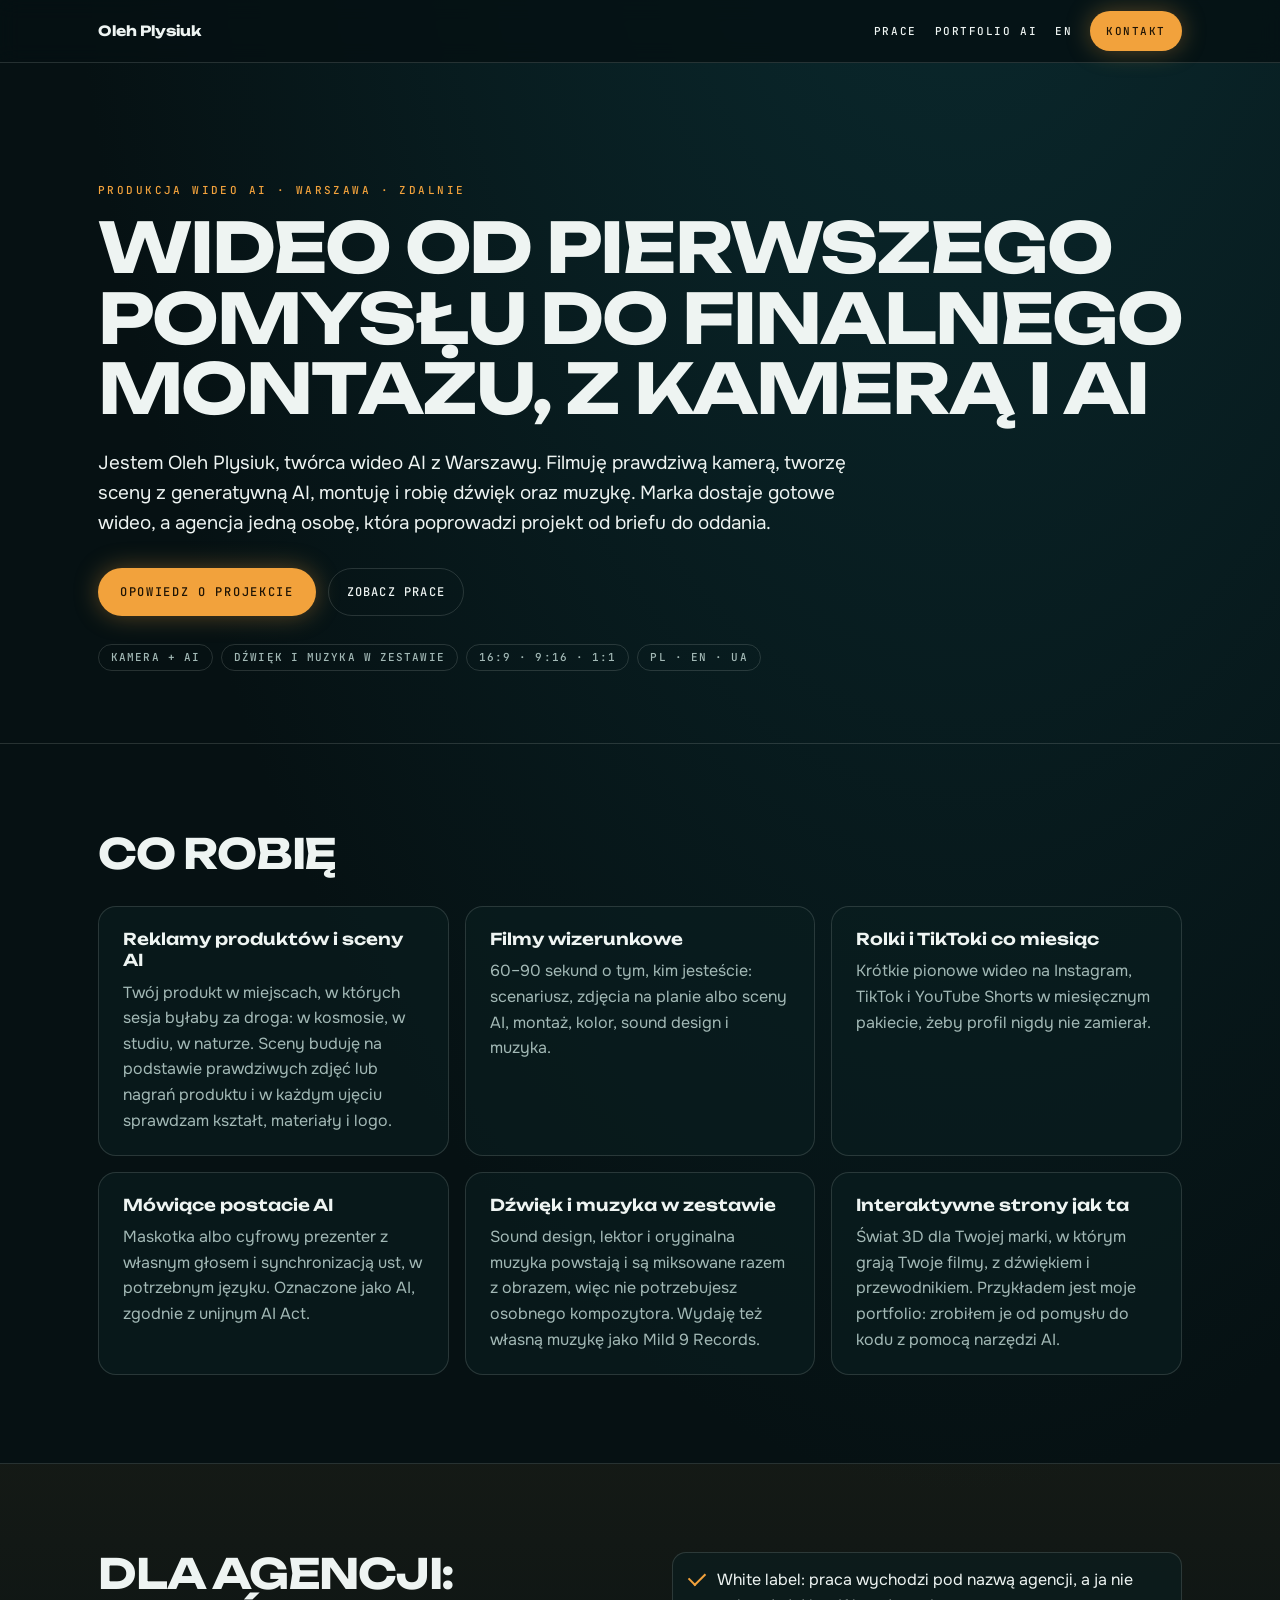
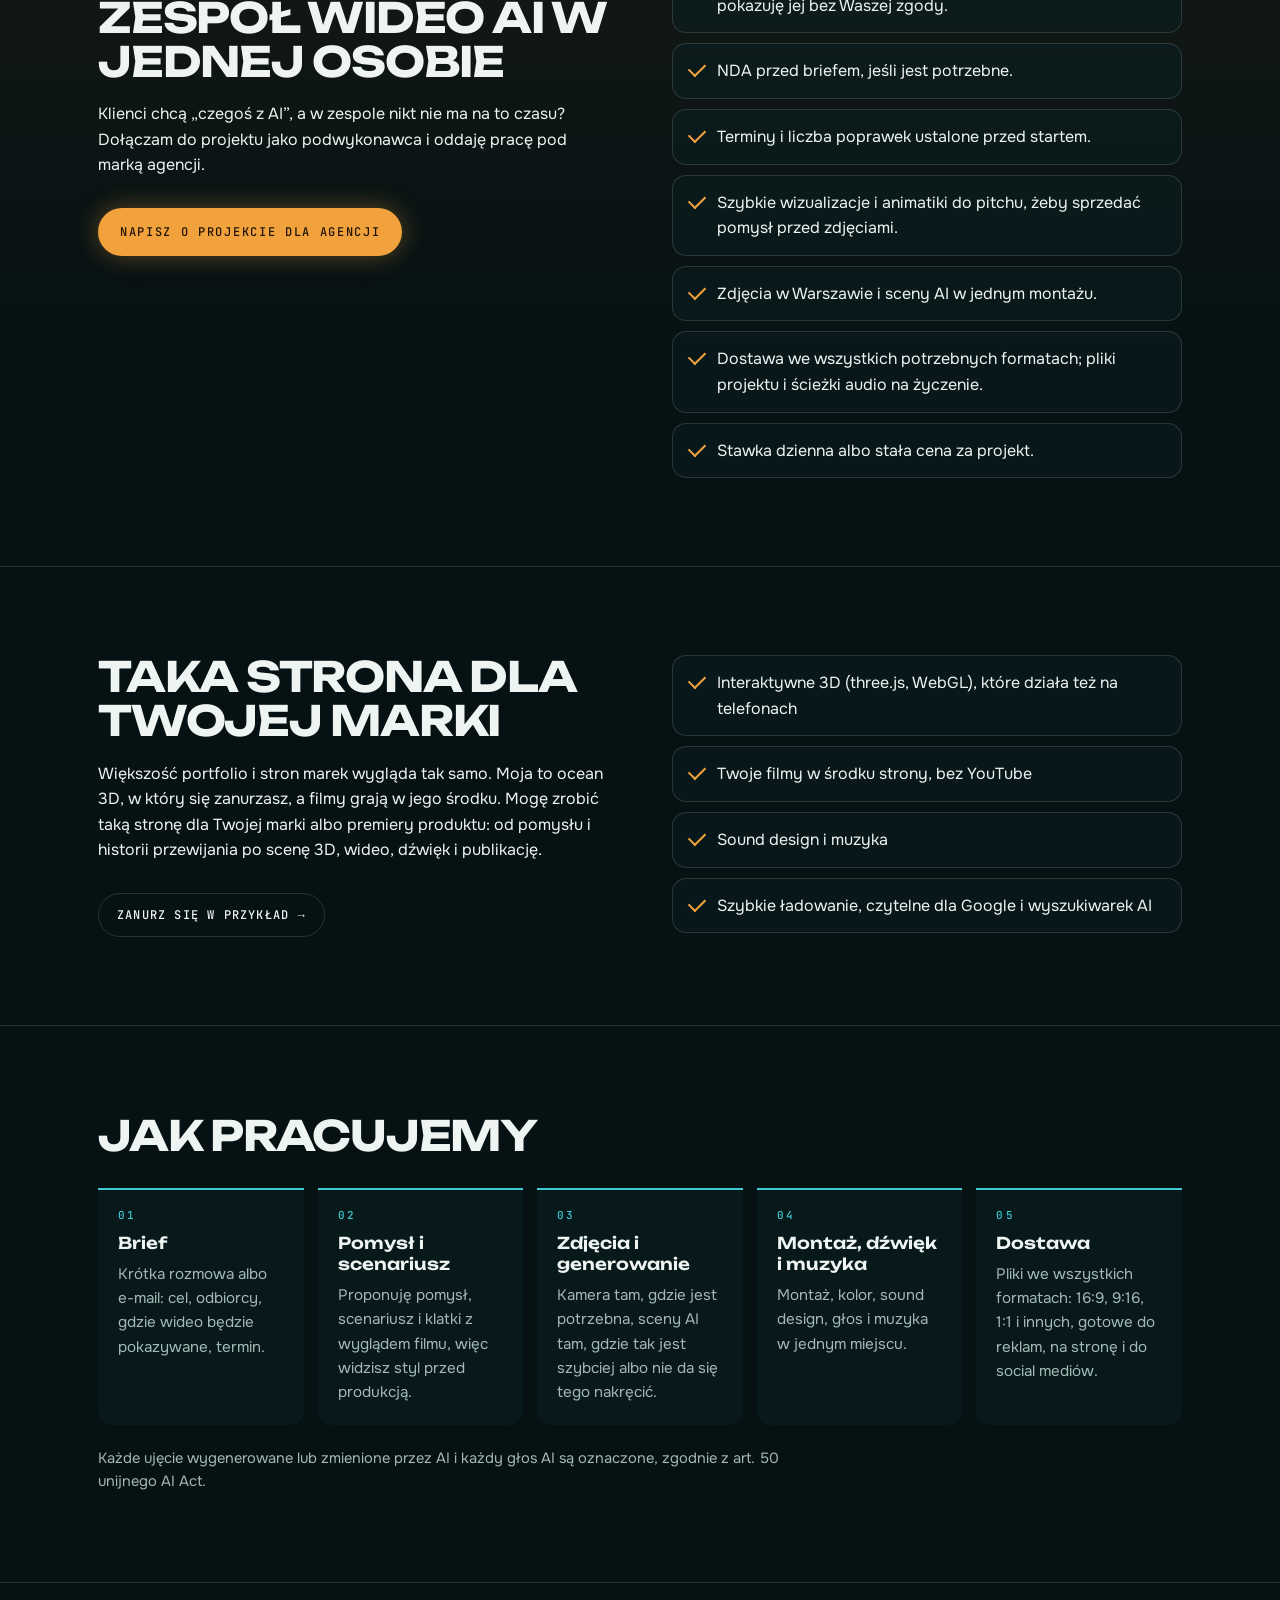
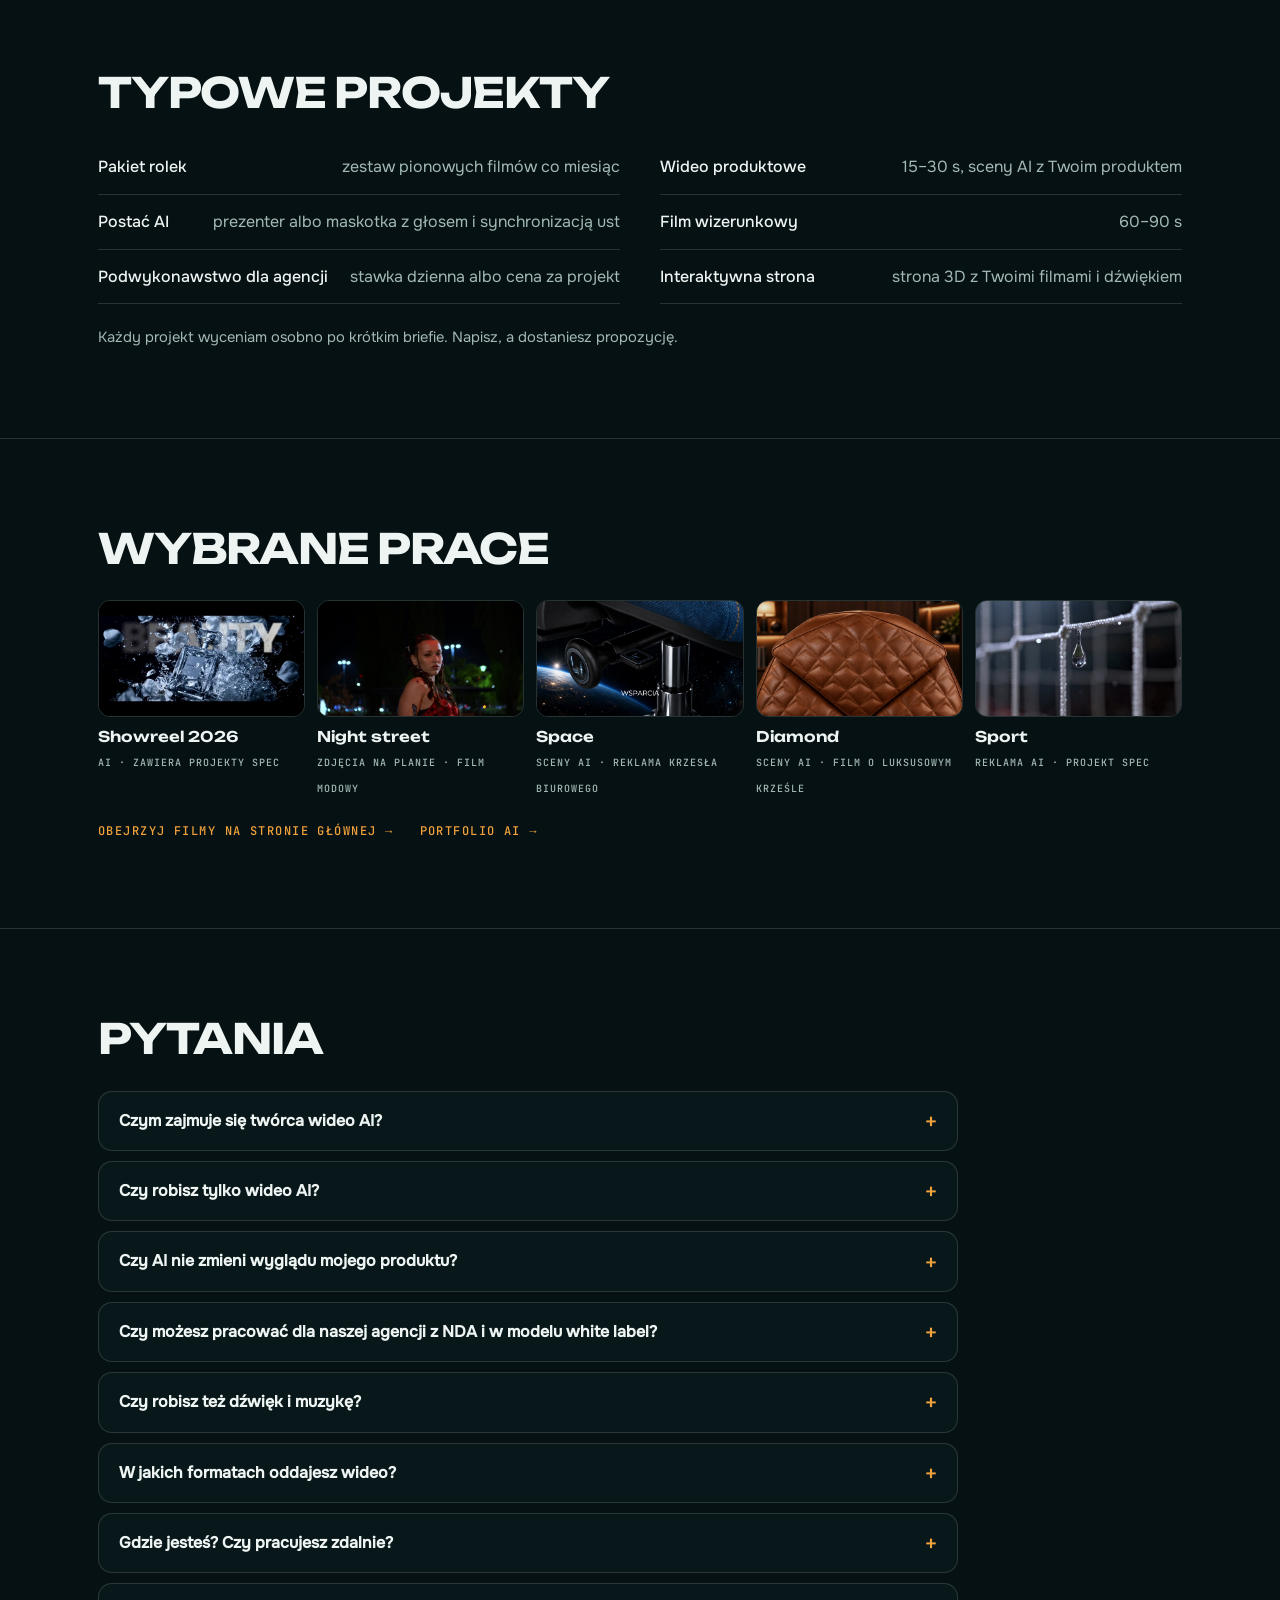
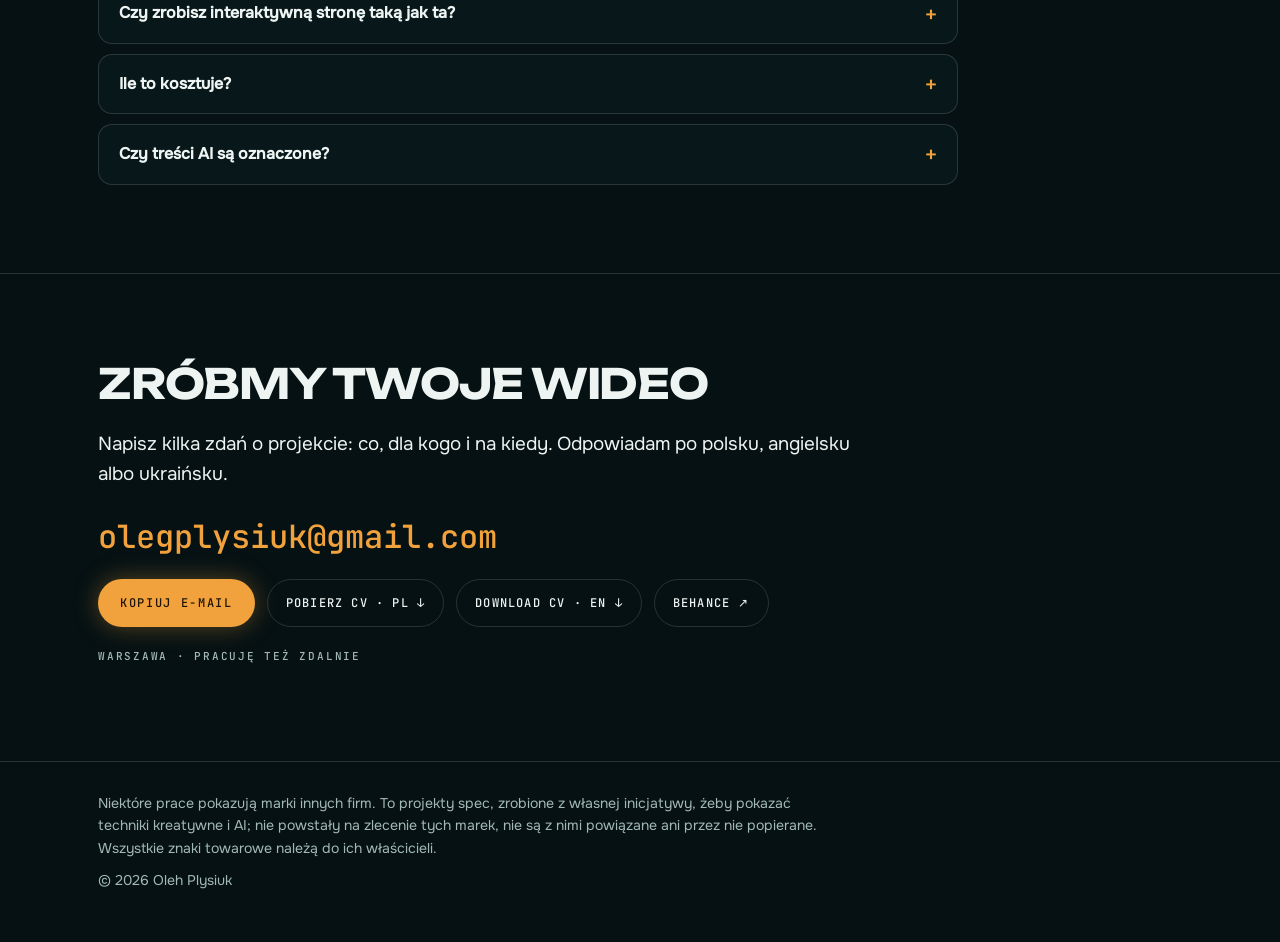
<file: pl/uslugi/index.html>
<!doctype html>
<html lang="pl">
<head>
<meta charset="utf-8">
<meta name="viewport" content="width=device-width, initial-scale=1, viewport-fit=cover">
<title>Produkcja wideo AI dla marek i agencji w Warszawie · Oleh Plysiuk</title>
<meta name="description" content="Produkcja wideo AI w Warszawie: reklamy produktów, filmy wizerunkowe, rolki i mówiące postacie AI, z dźwiękiem i muzyką. Podwykonawstwo dla agencji z NDA. Od pomysłu do finalnego montażu.">
<meta name="author" content="Oleh Plysiuk">
<meta name="theme-color" content="#061113">
<link rel="canonical" href="https://olegplysiuk-lab.github.io/pl/uslugi/">
<link rel="alternate" hreflang="en" href="https://olegplysiuk-lab.github.io/services/">
<link rel="alternate" hreflang="pl" href="https://olegplysiuk-lab.github.io/pl/uslugi/">
<link rel="alternate" hreflang="x-default" href="https://olegplysiuk-lab.github.io/services/">
<meta property="og:type" content="website">
<meta property="og:url" content="https://olegplysiuk-lab.github.io/pl/uslugi/">
<meta property="og:title" content="Produkcja wideo AI dla marek i agencji w Warszawie · Oleh Plysiuk">
<meta property="og:description" content="Produkcja wideo AI w Warszawie: reklamy produktów, filmy wizerunkowe, rolki i mówiące postacie AI, z dźwiękiem i muzyką. Podwykonawstwo dla agencji z NDA. Od pomysłu do finalnego montażu.">
<meta property="og:image" content="https://olegplysiuk-lab.github.io/og.jpg">
<meta property="og:image:width" content="1200">
<meta property="og:image:height" content="630">
<meta property="og:site_name" content="Oleh Plysiuk · AI Video Creator">
<meta property="og:locale" content="pl_PL">
<meta name="twitter:card" content="summary_large_image">
<link rel="icon" href="/favicon.svg" type="image/svg+xml">
<link rel="apple-touch-icon" href="/apple-touch-icon.png">
<link rel="preload" href="/fonts/unbounded-latin-06f2e4.woff2" as="font" type="font/woff2" crossorigin>
<link rel="stylesheet" href="/fonts/fonts.css">
<script type="application/ld+json">
{
 "@context": "https://schema.org",
 "@graph": [
  {
   "@type": "WebSite",
   "@id": "https://olegplysiuk-lab.github.io/#website",
   "url": "https://olegplysiuk-lab.github.io/",
   "name": "Oleh Plysiuk · AI Video Creator",
   "inLanguage": "en",
   "publisher": {
    "@id": "https://olegplysiuk-lab.github.io/#person"
   }
  },
  {
   "@type": "Person",
   "@id": "https://olegplysiuk-lab.github.io/#person",
   "name": "Oleh Plysiuk",
   "alternateName": [
    "Oleg Plysiuk",
    "Олег Плисюк"
   ],
   "jobTitle": "AI Video Creator",
   "description": "AI video creator, videographer and editor in Warsaw. Real camera work and generative AI, with sound and music, from the first idea to the final cut.",
   "url": "https://olegplysiuk-lab.github.io/",
   "image": "https://olegplysiuk-lab.github.io/media/oleh.jpg",
   "address": {
    "@type": "PostalAddress",
    "addressLocality": "Warsaw",
    "addressCountry": "PL"
   },
   "knowsLanguage": [
    "uk",
    "pl",
    "en"
   ],
   "knowsAbout": [
    "AI video production",
    "Generative AI video",
    "Videography",
    "Video editing",
    "Sound design",
    "AI music",
    "AI characters and lip-sync",
    "Interactive 3D websites"
   ],
   "sameAs": [
    "https://www.behance.net/fc6d06c6"
   ]
  },
  {
   "@type": "ProfessionalService",
   "@id": "https://olegplysiuk-lab.github.io/#studio",
   "name": "Oleh Plysiuk · AI video production",
   "description": "AI video production in Warsaw for brands and agencies: product ads, brand films, reels, AI characters, sound and music, and interactive 3D websites.",
   "url": "https://olegplysiuk-lab.github.io/services/",
   "image": "https://olegplysiuk-lab.github.io/og.jpg",
   "founder": {
    "@id": "https://olegplysiuk-lab.github.io/#person"
   },
   "address": {
    "@type": "PostalAddress",
    "addressLocality": "Warsaw",
    "addressCountry": "PL"
   },
   "areaServed": [
    {
     "@type": "City",
     "name": "Warsaw"
    },
    {
     "@type": "Country",
     "name": "Poland"
    },
    "Worldwide (remote)"
   ],
   "knowsLanguage": [
    "uk",
    "pl",
    "en"
   ],
   "hasOfferCatalog": {
    "@type": "OfferCatalog",
    "name": "Usługi",
    "itemListElement": [
     {
      "@type": "Offer",
      "itemOffered": {
       "@type": "Service",
       "name": "Reklamy produktów i sceny AI",
       "description": "Twój produkt w scenach AI zbudowanych na prawdziwych zdjęciach lub nagraniach."
      }
     },
     {
      "@type": "Offer",
      "itemOffered": {
       "@type": "Service",
       "name": "Filmy wizerunkowe",
       "description": "Filmy 60–90 s: scenariusz, zdjęcia lub sceny AI, montaż, dźwięk i muzyka."
      }
     },
     {
      "@type": "Offer",
      "itemOffered": {
       "@type": "Service",
       "name": "Rolki i TikToki co miesiąc",
       "description": "Pionowe wideo na Instagram, TikTok i YouTube Shorts w miesięcznym pakiecie."
      }
     },
     {
      "@type": "Offer",
      "itemOffered": {
       "@type": "Service",
       "name": "Mówiące postacie AI",
       "description": "Maskotka albo cyfrowy prezenter z własnym głosem i synchronizacją ust, oznaczone jako AI."
      }
     },
     {
      "@type": "Offer",
      "itemOffered": {
       "@type": "Service",
       "name": "Dźwięk i muzyka do wideo",
       "description": "Sound design, lektor i oryginalna muzyka tworzone razem z obrazem."
      }
     },
     {
      "@type": "Offer",
      "itemOffered": {
       "@type": "Service",
       "name": "Podwykonawstwo wideo AI dla agencji",
       "description": "White label, NDA, ustalone terminy, wizualizacje do pitchu, zdjęcia i AI w jednym montażu."
      }
     },
     {
      "@type": "Offer",
      "itemOffered": {
       "@type": "Service",
       "name": "Interaktywne strony 3D",
       "description": "Strona 3D dla marki albo premiery produktu, z filmami w środku i dźwiękiem."
      }
     }
    ]
   }
  },
  {
   "@type": "WebPage",
   "@id": "https://olegplysiuk-lab.github.io/pl/uslugi/#page",
   "url": "https://olegplysiuk-lab.github.io/pl/uslugi/",
   "name": "Produkcja wideo AI dla marek i agencji w Warszawie · Oleh Plysiuk",
   "description": "Produkcja wideo AI w Warszawie: reklamy produktów, filmy wizerunkowe, rolki i mówiące postacie AI, z dźwiękiem i muzyką. Podwykonawstwo dla agencji z NDA. Od pomysłu do finalnego montażu.",
   "inLanguage": "pl",
   "isPartOf": {
    "@id": "https://olegplysiuk-lab.github.io/#website"
   },
   "about": {
    "@id": "https://olegplysiuk-lab.github.io/#studio"
   },
   "breadcrumb": {
    "@id": "https://olegplysiuk-lab.github.io/pl/uslugi/#crumbs"
   }
  },
  {
   "@type": "BreadcrumbList",
   "@id": "https://olegplysiuk-lab.github.io/pl/uslugi/#crumbs",
   "itemListElement": [
    {
     "@type": "ListItem",
     "position": 1,
     "name": "Strona główna",
     "item": "https://olegplysiuk-lab.github.io/"
    },
    {
     "@type": "ListItem",
     "position": 2,
     "name": "Usługi",
     "item": "https://olegplysiuk-lab.github.io/pl/uslugi/"
    }
   ]
  },
  {
   "@type": "FAQPage",
   "@id": "https://olegplysiuk-lab.github.io/pl/uslugi/#faq",
   "inLanguage": "pl",
   "mainEntity": [
    {
     "@type": "Question",
     "name": "Czym zajmuje się twórca wideo AI?",
     "acceptedAnswer": {
      "@type": "Answer",
      "text": "Robię komercyjne wideo, w którym część pracy wykonuje generatywna AI: sceny, które byłyby drogie albo niemożliwe do nakręcenia, postacie, głosy i muzykę. Łączę to z materiałem z kamery i klasycznym montażem, żeby całość wyglądała jak jeden film, a nie zestaw klipów AI."
     }
    },
    {
     "@type": "Question",
     "name": "Czy robisz tylko wideo AI?",
     "acceptedAnswer": {
      "@type": "Answer",
      "text": "Nie. Od około trzech lat filmuję i montuję materiały komercyjne: moda, odzież sportowa, detailing samochodowy, meble. AI to jedno z narzędzi, a tam, gdzie kamera sprawdza się lepiej, filmuję na żywo."
     }
    },
    {
     "@type": "Question",
     "name": "Czy AI nie zmieni wyglądu mojego produktu?",
     "acceptedAnswer": {
      "@type": "Answer",
      "text": "Nie, jeśli praca jest staranna. Pracuję na prawdziwych zdjęciach albo nagraniach produktu, pilnuję geometrii, materiałów i logo i sprawdzam każde ujęcie. Jeśli coś się nie zgadza, poprawiam to albo zastępuję prawdziwym ujęciem."
     }
    },
    {
     "@type": "Question",
     "name": "Czy możesz pracować dla naszej agencji z NDA i w modelu white label?",
     "acceptedAnswer": {
      "@type": "Answer",
      "text": "Tak. Mogę podpisać NDA, oddać pracę pod Waszą marką i nie pokazywać jej bez Waszej zgody."
     }
    },
    {
     "@type": "Question",
     "name": "Czy robisz też dźwięk i muzykę?",
     "acceptedAnswer": {
      "@type": "Answer",
      "text": "Tak. Sound design, lektor (także głosy AI w różnych językach) i muzyka są częścią pracy, więc wideo jest gotowe. Tworzę też własną muzykę jako Mild 9 Records."
     }
    },
    {
     "@type": "Question",
     "name": "W jakich formatach oddajesz wideo?",
     "acceptedAnswer": {
      "@type": "Answer",
      "text": "16:9, 9:16, 1:1 i inne: na stronę, do reklam, na YouTube, Instagram Reels i TikTok."
     }
    },
    {
     "@type": "Question",
     "name": "Gdzie jesteś? Czy pracujesz zdalnie?",
     "acceptedAnswer": {
      "@type": "Answer",
      "text": "Mieszkam w Warszawie. Nagrywam na miejscu w Warszawie, a zdalnie pracuję z klientami z każdego miejsca. Mówię po ukraińsku, polsku i angielsku."
     }
    },
    {
     "@type": "Question",
     "name": "Czy zrobisz interaktywną stronę taką jak ta?",
     "acceptedAnswer": {
      "@type": "Answer",
      "text": "Tak. Mogę zrobić stronę 3D dla marki, premiery produktu albo portfolio, z Twoimi filmami w środku, dźwiękiem i przewodnikiem, czytelną dla wyszukiwarek."
     }
    },
    {
     "@type": "Question",
     "name": "Ile to kosztuje?",
     "acceptedAnswer": {
      "@type": "Answer",
      "text": "To zależy od długości, od tego, ile jest nagrywane, a ile generowane, i od terminu. Wyślij krótki brief, a dostaniesz wycenę."
     }
    },
    {
     "@type": "Question",
     "name": "Czy treści AI są oznaczone?",
     "acceptedAnswer": {
      "@type": "Answer",
      "text": "Tak. Sceny wygenerowane przez AI i głosy AI są oznaczone, zgodnie z art. 50 unijnego AI Act."
     }
    }
   ]
  }
 ]
}
</script>
<style>
:root {
  --bg: #061113; --bg2: #0b2e33; --fg: #eef4f2; --muted: #a3b9b6; --line: rgb(238 244 242 / 0.14);
  --accent: #f2a23c; --accent-ink: #1f1405; --teal: #3fc7d2; --glass: rgb(10 30 33 / 0.6);
  --display: "Unbounded", "Arial Black", system-ui, sans-serif;
  --body: "Onest", "Segoe UI", system-ui, sans-serif;
  --mono: "JetBrains Mono", ui-monospace, Menlo, Consolas, monospace;
  --gx: max(clamp(16px, 4vw, 48px), env(safe-area-inset-left, 0px));
  color-scheme: dark;
}
* { box-sizing: border-box; }
html { -webkit-text-size-adjust: 100%; scroll-behavior: smooth; }
body { margin: 0; background: radial-gradient(120% 60% at 75% -10%, var(--bg2), transparent 60%), var(--bg); color: var(--fg); font: 400 16px/1.6 var(--body); -webkit-font-smoothing: antialiased; overflow-x: hidden; }
a { color: inherit; }
:focus-visible { outline: 2px solid var(--accent); outline-offset: 3px; }
.wrap { width: 100%; max-width: 1180px; margin: 0 auto; padding: 0 var(--gx); }
.top { position: sticky; top: 0; z-index: 5; background: rgb(6 17 19 / 0.82); backdrop-filter: blur(10px); -webkit-backdrop-filter: blur(10px); border-bottom: 1px solid var(--line); }
.top .wrap { display: flex; align-items: center; gap: 18px; min-height: 62px; padding-top: env(safe-area-inset-top, 0px); }
.brand { margin-right: auto; font: 700 14px/1 var(--display); text-decoration: none; }
.top nav { display: flex; align-items: center; gap: 18px; font: 500 11px/1 var(--mono); letter-spacing: 0.14em; text-transform: uppercase; }
.top nav a { text-decoration: none; }
.top nav a:hover { color: var(--accent); }
.cta { display: inline-flex; align-items: center; min-height: 40px; padding: 10px 16px; border-radius: 999px; background: var(--accent); color: var(--accent-ink) !important; font: 500 11px/1 var(--mono); letter-spacing: 0.14em; text-transform: uppercase; text-decoration: none; box-shadow: 0 0 24px rgb(242 162 60 / 0.35); border: 0; cursor: pointer; }
.cta:hover { box-shadow: 0 0 34px rgb(242 162 60 / 0.6); }
.btn { display: inline-flex; align-items: center; min-height: 44px; padding: 10px 18px; border: 1px solid var(--line); border-radius: 999px; font: 500 12px/1 var(--mono); letter-spacing: 0.1em; text-transform: uppercase; text-decoration: none; background: none; color: inherit; cursor: pointer; }
.btn:hover { border-color: var(--accent); color: var(--accent); }
.kicker { margin: 0 0 14px; font: 500 11px/1.4 var(--mono); letter-spacing: 0.22em; text-transform: uppercase; color: var(--accent); }
h1, h2 { margin: 0; font-family: var(--display); text-transform: uppercase; letter-spacing: -0.03em; }
h1 { max-width: 20ch; font-size: clamp(1.75rem, 5.4vw, 4.4rem); line-height: 1.02; font-weight: 700; }
h2 { font-size: clamp(1.5rem, 3.4vw, 2.6rem); line-height: 1.05; font-weight: 700; }
h3 { margin: 0 0 8px; font: 600 1.02rem/1.3 var(--display); }
.hero { padding-top: clamp(48px, 10vw, 120px); padding-bottom: clamp(40px, 6vw, 72px); }
.lead { max-width: 60ch; margin: 24px 0 0; font-size: clamp(1.02rem, 1.6vw, 1.18rem); color: var(--fg); }
.actions { display: flex; flex-wrap: wrap; gap: 12px; margin: 30px 0 0; }
.actions .cta { min-height: 48px; padding: 14px 22px; font-size: 12px; }
.chips { display: flex; flex-wrap: wrap; gap: 8px; margin: 28px 0 0; padding: 0; list-style: none; }
.chips li { padding: 7px 12px; border: 1px solid var(--line); border-radius: 999px; font: 500 11px/1 var(--mono); letter-spacing: 0.1em; text-transform: uppercase; color: var(--muted); }
section { padding: clamp(48px, 7vw, 88px) 0; border-top: 1px solid var(--line); scroll-margin-top: 70px; }
.grid { display: grid; grid-template-columns: repeat(3, minmax(0, 1fr)); gap: 16px; margin: 30px 0 0; padding: 0; list-style: none; }
.card { padding: 22px 24px; border: 1px solid var(--line); border-radius: 18px; background: var(--glass); }
.card p { margin: 0; color: var(--muted); }
.card h3 { color: var(--fg); }
.split { display: grid; grid-template-columns: minmax(0, 1fr) minmax(0, 1fr); gap: clamp(28px, 5vw, 72px); align-items: start; }
.split p { margin: 18px 0 0; max-width: 56ch; }
.ticks { display: grid; gap: 10px; margin: 0; padding: 0; list-style: none; }
.ticks li { position: relative; padding: 14px 16px 14px 44px; border: 1px solid var(--line); border-radius: 14px; background: var(--glass); }
.ticks li::before { content: ""; position: absolute; left: 16px; top: 19px; width: 14px; height: 8px; border-left: 2px solid var(--accent); border-bottom: 2px solid var(--accent); transform: rotate(-45deg); }
.agency { background: linear-gradient(180deg, rgb(242 162 60 / 0.06), transparent 70%); }
.steps { counter-reset: s; display: grid; grid-template-columns: repeat(5, minmax(0, 1fr)); gap: 14px; margin: 30px 0 0; padding: 0; list-style: none; }
.steps li { counter-increment: s; padding: 20px; border-top: 2px solid var(--teal); background: var(--glass); border-radius: 0 0 14px 14px; }
.steps li::before { content: "0" counter(s); display: block; margin-bottom: 12px; font: 500 11px/1 var(--mono); letter-spacing: 0.2em; color: var(--teal); }
.steps p { margin: 0; color: var(--muted); font-size: 0.95rem; }
.note { margin: 22px 0 0; max-width: 70ch; color: var(--muted); font-size: 0.92rem; }
.types { display: grid; grid-template-columns: repeat(2, minmax(0, 1fr)); gap: 0 40px; margin: 26px 0 0; padding: 0; list-style: none; }
.types li { display: flex; justify-content: space-between; gap: 18px; padding: 14px 0; border-bottom: 1px solid var(--line); }
.types b { font-weight: 500; }
.types span { color: var(--muted); text-align: right; }
.films { display: grid; grid-template-columns: repeat(5, minmax(0, 1fr)); gap: 12px; margin: 30px 0 0; padding: 0; list-style: none; }
.films a { display: block; text-decoration: none; }
.films img { display: block; width: 100%; height: auto; aspect-ratio: 16 / 9; object-fit: cover; border-radius: 12px; border: 1px solid var(--line); transition: transform 0.4s, border-color 0.4s; }
.films a:hover img { transform: scale(1.03); border-color: var(--accent); }
.films b { display: block; margin: 10px 0 2px; font: 600 0.92rem/1.3 var(--display); }
.films span { font: 500 10px/1.4 var(--mono); letter-spacing: 0.1em; text-transform: uppercase; color: var(--muted); }
.more { display: flex; flex-wrap: wrap; gap: 10px 26px; margin: 24px 0 0; }
.more a { font: 500 12px/1.4 var(--mono); letter-spacing: 0.12em; text-transform: uppercase; color: var(--accent); text-decoration: none; }
.more a:hover { text-decoration: underline; text-underline-offset: 4px; }
.faq { display: grid; gap: 10px; margin: 30px 0 0; max-width: 860px; }
.faq details { border: 1px solid var(--line); border-radius: 14px; background: var(--glass); }
.faq summary { position: relative; padding: 18px 52px 18px 20px; cursor: pointer; list-style: none; font: 600 1rem/1.4 var(--body); }
.faq summary::-webkit-details-marker { display: none; }
.faq summary::after { content: "+"; position: absolute; right: 20px; top: 50%; transform: translateY(-50%); font: 500 20px/1 var(--mono); color: var(--accent); }
.faq details[open] summary::after { content: "−"; }
.faq details p { margin: 0; padding: 0 20px 20px; color: var(--muted); max-width: 70ch; }
.contact { padding-bottom: clamp(56px, 8vw, 96px); }
.mail { display: block; margin: 26px 0 0; font: 500 clamp(1.15rem, 3vw, 2rem)/1.3 var(--mono); color: var(--accent); overflow-wrap: anywhere; text-decoration: none; }
.mail:hover { text-decoration: underline; text-underline-offset: 6px; }
.contact .actions { margin-top: 22px; }
.where { margin: 22px 0 0; font: 500 11px/1.4 var(--mono); letter-spacing: 0.16em; text-transform: uppercase; color: var(--muted); }
footer { padding: 30px 0 calc(env(safe-area-inset-bottom, 0px) + 40px); border-top: 1px solid var(--line); color: var(--muted); font-size: 0.88rem; }
footer p { max-width: 80ch; margin: 0 0 10px; }
@media (max-width: 980px) {
  .grid { grid-template-columns: repeat(2, minmax(0, 1fr)); }
  .steps { grid-template-columns: repeat(2, minmax(0, 1fr)); }
  .films { grid-template-columns: repeat(3, minmax(0, 1fr)); }
}
@media (max-width: 720px) {
  .top nav .opt { display: none; }
  .grid, .split, .steps, .types { grid-template-columns: minmax(0, 1fr); }
  .films { grid-template-columns: repeat(2, minmax(0, 1fr)); }
  .types li { flex-direction: column; gap: 2px; }
  .types span { text-align: left; }
}
@media (prefers-reduced-motion: reduce) { html { scroll-behavior: auto; } .films img { transition: none; } }
</style>
</head>
<body>
<header class="top">
  <div class="wrap">
    <a class="brand" href="/">Oleh Plysiuk</a>
    <nav aria-label="Site">
      <a class="opt" href="/">Prace</a>
      <a class="opt" href="/ai/">Portfolio AI</a>
      <a href="/services/" hreflang="en" lang="en" title="English">EN</a>
      <a class="cta" href="#contact">Kontakt</a>
    </nav>
  </div>
</header>
<main>
  <div class="wrap hero">
    <p class="kicker">Produkcja wideo AI · Warszawa · zdalnie</p>
    <h1>Wideo od pierwszego pomysłu do finalnego montażu, z kamerą i AI</h1>
    <p class="lead">Jestem Oleh Plysiuk, twórca wideo AI z Warszawy. Filmuję prawdziwą kamerą, tworzę sceny z generatywną AI, montuję i robię dźwięk oraz muzykę. Marka dostaje gotowe wideo, a agencja jedną osobę, która poprowadzi projekt od briefu do oddania.</p>
    <div class="actions">
      <a class="cta" href="mailto:olegplysiuk@gmail.com?subject=Projekt%20wideo">Opowiedz o projekcie</a>
      <a class="btn" href="/">Zobacz prace</a>
    </div>
    <ul class="chips"><li>Kamera + AI</li><li>Dźwięk i muzyka w zestawie</li><li>16:9 · 9:16 · 1:1</li><li>PL · EN · UA</li></ul>
  </div>

  <section id="services" aria-labelledby="h-make">
    <div class="wrap">
    <h2 id="h-make">Co robię</h2>
    <ul class="grid">
      <li class="card"><h3>Reklamy produktów i sceny AI</h3><p>Twój produkt w miejscach, w których sesja byłaby za droga: w kosmosie, w studiu, w naturze. Sceny buduję na podstawie prawdziwych zdjęć lub nagrań produktu i w każdym ujęciu sprawdzam kształt, materiały i logo.</p></li>
      <li class="card"><h3>Filmy wizerunkowe</h3><p>60–90 sekund o tym, kim jesteście: scenariusz, zdjęcia na planie albo sceny AI, montaż, kolor, sound design i muzyka.</p></li>
      <li class="card"><h3>Rolki i TikToki co miesiąc</h3><p>Krótkie pionowe wideo na Instagram, TikTok i YouTube Shorts w miesięcznym pakiecie, żeby profil nigdy nie zamierał.</p></li>
      <li class="card"><h3>Mówiące postacie AI</h3><p>Maskotka albo cyfrowy prezenter z własnym głosem i synchronizacją ust, w potrzebnym języku. Oznaczone jako AI, zgodnie z unijnym AI Act.</p></li>
      <li class="card"><h3>Dźwięk i muzyka w zestawie</h3><p>Sound design, lektor i oryginalna muzyka powstają i są miksowane razem z obrazem, więc nie potrzebujesz osobnego kompozytora. Wydaję też własną muzykę jako Mild 9 Records.</p></li>
      <li class="card"><h3>Interaktywne strony jak ta</h3><p>Świat 3D dla Twojej marki, w którym grają Twoje filmy, z dźwiękiem i przewodnikiem. Przykładem jest moje portfolio: zrobiłem je od pomysłu do kodu z pomocą narzędzi AI.</p></li>
    </ul>
    </div>
  </section>

  <section id="agencies" class="agency" aria-labelledby="h-ag">
    <div class="wrap split">
      <div>
        <h2 id="h-ag">Dla agencji: zespół wideo AI w jednej osobie</h2>
        <p>Klienci chcą „czegoś z AI”, a w zespole nikt nie ma na to czasu? Dołączam do projektu jako podwykonawca i oddaję pracę pod marką agencji.</p>
        <div class="actions"><a class="cta" href="mailto:olegplysiuk@gmail.com?subject=Projekt%20dla%20agencji">Napisz o projekcie dla agencji</a></div>
      </div>
      <ul class="ticks">
        <li>White label: praca wychodzi pod nazwą agencji, a ja nie pokazuję jej bez Waszej zgody.</li>
        <li>NDA przed briefem, jeśli jest potrzebne.</li>
        <li>Terminy i liczba poprawek ustalone przed startem.</li>
        <li>Szybkie wizualizacje i animatiki do pitchu, żeby sprzedać pomysł przed zdjęciami.</li>
        <li>Zdjęcia w Warszawie i sceny AI w jednym montażu.</li>
        <li>Dostawa we wszystkich potrzebnych formatach; pliki projektu i ścieżki audio na życzenie.</li>
        <li>Stawka dzienna albo stała cena za projekt.</li>
      </ul>
    </div>
  </section>

  <section id="websites" aria-labelledby="h-web">
    <div class="wrap split">
      <div>
        <h2 id="h-web">Taka strona dla Twojej marki</h2>
        <p>Większość portfolio i stron marek wygląda tak samo. Moja to ocean 3D, w który się zanurzasz, a filmy grają w jego środku. Mogę zrobić taką stronę dla Twojej marki albo premiery produktu: od pomysłu i historii przewijania po scenę 3D, wideo, dźwięk i publikację.</p>
        <div class="actions"><a class="btn" href="/">Zanurz się w przykład →</a></div>
      </div>
      <ul class="ticks">
        <li>Interaktywne 3D (three.js, WebGL), które działa też na telefonach</li>
        <li>Twoje filmy w środku strony, bez YouTube</li>
        <li>Sound design i muzyka</li>
        <li>Szybkie ładowanie, czytelne dla Google i wyszukiwarek AI</li>
      </ul>
    </div>
  </section>

  <section id="process" aria-labelledby="h-how">
    <div class="wrap">
    <h2 id="h-how">Jak pracujemy</h2>
    <ol class="steps">
      <li><h3>Brief</h3><p>Krótka rozmowa albo e-mail: cel, odbiorcy, gdzie wideo będzie pokazywane, termin.</p></li>
      <li><h3>Pomysł i scenariusz</h3><p>Proponuję pomysł, scenariusz i klatki z wyglądem filmu, więc widzisz styl przed produkcją.</p></li>
      <li><h3>Zdjęcia i generowanie</h3><p>Kamera tam, gdzie jest potrzebna, sceny AI tam, gdzie tak jest szybciej albo nie da się tego nakręcić.</p></li>
      <li><h3>Montaż, dźwięk i muzyka</h3><p>Montaż, kolor, sound design, głos i muzyka w jednym miejscu.</p></li>
      <li><h3>Dostawa</h3><p>Pliki we wszystkich formatach: 16:9, 9:16, 1:1 i innych, gotowe do reklam, na stronę i do social mediów.</p></li>
    </ol>
    <p class="note">Każde ujęcie wygenerowane lub zmienione przez AI i każdy głos AI są oznaczone, zgodnie z art. 50 unijnego AI Act.</p>
    </div>
  </section>

  <section id="projects" aria-labelledby="h-typ">
    <div class="wrap">
    <h2 id="h-typ">Typowe projekty</h2>
    <ul class="types">
      <li><b>Pakiet rolek</b><span>zestaw pionowych filmów co miesiąc</span></li>
      <li><b>Wideo produktowe</b><span>15–30 s, sceny AI z Twoim produktem</span></li>
      <li><b>Postać AI</b><span>prezenter albo maskotka z głosem i synchronizacją ust</span></li>
      <li><b>Film wizerunkowy</b><span>60–90 s</span></li>
      <li><b>Podwykonawstwo dla agencji</b><span>stawka dzienna albo cena za projekt</span></li>
      <li><b>Interaktywna strona</b><span>strona 3D z Twoimi filmami i dźwiękiem</span></li>
    </ul>
    <p class="note">Każdy projekt wyceniam osobno po krótkim briefie. Napisz, a dostaniesz propozycję.</p>
    </div>
  </section>

  <section id="work" aria-labelledby="h-work">
    <div class="wrap">
    <h2 id="h-work">Wybrane prace</h2>
    <ul class="films">
      <li><a href="/"><img src="/media/poster/showreel.jpg" alt="Showreel 2026: AI · zawiera projekty spec" width="1280" height="720" loading="lazy" decoding="async"><b>Showreel 2026</b><span>AI · zawiera projekty spec</span></a></li>
      <li><a href="/"><img src="/media/poster/night-street.jpg" alt="Night street: Zdjęcia na planie · film modowy" width="1280" height="720" loading="lazy" decoding="async"><b>Night street</b><span>Zdjęcia na planie · film modowy</span></a></li>
      <li><a href="/"><img src="/media/poster/space.jpg" alt="Space: Sceny AI · reklama krzesła biurowego" width="1280" height="720" loading="lazy" decoding="async"><b>Space</b><span>Sceny AI · reklama krzesła biurowego</span></a></li>
      <li><a href="/"><img src="/media/poster/diamond.jpg" alt="Diamond: Sceny AI · film o luksusowym krześle" width="1280" height="720" loading="lazy" decoding="async"><b>Diamond</b><span>Sceny AI · film o luksusowym krześle</span></a></li>
      <li><a href="/"><img src="/media/poster/sport.jpg" alt="Sport: Reklama AI · projekt spec" width="1280" height="720" loading="lazy" decoding="async"><b>Sport</b><span>Reklama AI · projekt spec</span></a></li>
    </ul>
    <p class="more"><a href="/">Obejrzyj filmy na stronie głównej →</a><a href="/ai/">Portfolio AI →</a></p>
    </div>
  </section>

  <section id="faq" aria-labelledby="h-faq">
    <div class="wrap">
    <h2 id="h-faq">Pytania</h2>
    <div class="faq">
      <details><summary>Czym zajmuje się twórca wideo AI?</summary><p>Robię komercyjne wideo, w którym część pracy wykonuje generatywna AI: sceny, które byłyby drogie albo niemożliwe do nakręcenia, postacie, głosy i muzykę. Łączę to z materiałem z kamery i klasycznym montażem, żeby całość wyglądała jak jeden film, a nie zestaw klipów AI.</p></details>
      <details><summary>Czy robisz tylko wideo AI?</summary><p>Nie. Od około trzech lat filmuję i montuję materiały komercyjne: moda, odzież sportowa, detailing samochodowy, meble. AI to jedno z narzędzi, a tam, gdzie kamera sprawdza się lepiej, filmuję na żywo.</p></details>
      <details><summary>Czy AI nie zmieni wyglądu mojego produktu?</summary><p>Nie, jeśli praca jest staranna. Pracuję na prawdziwych zdjęciach albo nagraniach produktu, pilnuję geometrii, materiałów i logo i sprawdzam każde ujęcie. Jeśli coś się nie zgadza, poprawiam to albo zastępuję prawdziwym ujęciem.</p></details>
      <details><summary>Czy możesz pracować dla naszej agencji z NDA i w modelu white label?</summary><p>Tak. Mogę podpisać NDA, oddać pracę pod Waszą marką i nie pokazywać jej bez Waszej zgody.</p></details>
      <details><summary>Czy robisz też dźwięk i muzykę?</summary><p>Tak. Sound design, lektor (także głosy AI w różnych językach) i muzyka są częścią pracy, więc wideo jest gotowe. Tworzę też własną muzykę jako Mild 9 Records.</p></details>
      <details><summary>W jakich formatach oddajesz wideo?</summary><p>16:9, 9:16, 1:1 i inne: na stronę, do reklam, na YouTube, Instagram Reels i TikTok.</p></details>
      <details><summary>Gdzie jesteś? Czy pracujesz zdalnie?</summary><p>Mieszkam w Warszawie. Nagrywam na miejscu w Warszawie, a zdalnie pracuję z klientami z każdego miejsca. Mówię po ukraińsku, polsku i angielsku.</p></details>
      <details><summary>Czy zrobisz interaktywną stronę taką jak ta?</summary><p>Tak. Mogę zrobić stronę 3D dla marki, premiery produktu albo portfolio, z Twoimi filmami w środku, dźwiękiem i przewodnikiem, czytelną dla wyszukiwarek.</p></details>
      <details><summary>Ile to kosztuje?</summary><p>To zależy od długości, od tego, ile jest nagrywane, a ile generowane, i od terminu. Wyślij krótki brief, a dostaniesz wycenę.</p></details>
      <details><summary>Czy treści AI są oznaczone?</summary><p>Tak. Sceny wygenerowane przez AI i głosy AI są oznaczone, zgodnie z art. 50 unijnego AI Act.</p></details>
    </div>
    </div>
  </section>

  <section id="contact" class="contact" aria-labelledby="h-c">
    <div class="wrap">
      <h2 id="h-c">Zróbmy Twoje wideo</h2>
      <p class="lead">Napisz kilka zdań o projekcie: co, dla kogo i na kiedy. Odpowiadam po polsku, angielsku albo ukraińsku.</p>
      <a class="mail" href="mailto:olegplysiuk@gmail.com?subject=Projekt%20wideo">olegplysiuk@gmail.com</a>
      <div class="actions">
        <button class="cta" type="button" id="copy" data-done="Skopiowano">Kopiuj e-mail</button>
        <a class="btn" href="/cv/Oleh_Plysiuk_CV_PL.pdf" download hreflang="pl" lang="pl">Pobierz CV · PL ↓</a>
        <a class="btn" href="/cv/Oleh_Plysiuk_CV.pdf" download hreflang="en" lang="en">Download CV · EN ↓</a>
        <a class="btn" href="https://www.behance.net/fc6d06c6" target="_blank" rel="noopener">Behance ↗</a>
      </div>
      <p class="where">Warszawa · pracuję też zdalnie</p>
    </div>
  </section>
</main>
<footer>
  <div class="wrap">
    <p>Niektóre prace pokazują marki innych firm. To projekty spec, zrobione z własnej inicjatywy, żeby pokazać techniki kreatywne i AI; nie powstały na zlecenie tych marek, nie są z nimi powiązane ani przez nie popierane. Wszystkie znaki towarowe należą do ich właścicieli.</p>
    <p>© 2026 Oleh Plysiuk</p>
  </div>
</footer>
<script>
  const copy = document.getElementById('copy');
  copy.addEventListener('click', () => {
    const mail = document.querySelector('.mail').textContent.trim(), label = copy.textContent;
    const done = () => { copy.textContent = copy.dataset.done; setTimeout(() => { copy.textContent = label; }, 1800); };
    try { navigator.clipboard.writeText(mail).then(done, () => getSelection().selectAllChildren(document.querySelector('.mail'))); }
    catch (e) { getSelection().selectAllChildren(document.querySelector('.mail')); }
  });
</script>
</body>
</html>
</file>
<file: fonts/fonts.css>
/* Self-hosted fonts: Unbounded, Onest, JetBrains Mono (SIL Open Font License 1.1). Latin, Polish and Cyrillic. */
/* cyrillic-ext */
@font-face {
  font-family: 'JetBrains Mono';
  font-style: normal;
  font-weight: 400;
  font-display: swap;
  src: url(jetbrains-mono-cyrillic-ext-27e1b5.woff2) format('woff2');
  unicode-range: U+0460-052F, U+1C80-1C8A, U+20B4, U+2DE0-2DFF, U+A640-A69F, U+FE2E-FE2F;
}
/* cyrillic */
@font-face {
  font-family: 'JetBrains Mono';
  font-style: normal;
  font-weight: 400;
  font-display: swap;
  src: url(jetbrains-mono-cyrillic-b1b041.woff2) format('woff2');
  unicode-range: U+0301, U+0400-045F, U+0490-0491, U+04B0-04B1, U+2116;
}
/* latin-ext */
@font-face {
  font-family: 'JetBrains Mono';
  font-style: normal;
  font-weight: 400;
  font-display: swap;
  src: url(jetbrains-mono-latin-ext-ba1653.woff2) format('woff2');
  unicode-range: U+0100-02BA, U+02BD-02C5, U+02C7-02CC, U+02CE-02D7, U+02DD-02FF, U+0304, U+0308, U+0329, U+1D00-1DBF, U+1E00-1E9F, U+1EF2-1EFF, U+2020, U+20A0-20AB, U+20AD-20C4, U+2113, U+2C60-2C7F, U+A720-A7FF;
}
/* latin */
@font-face {
  font-family: 'JetBrains Mono';
  font-style: normal;
  font-weight: 400;
  font-display: swap;
  src: url(jetbrains-mono-latin-480c06.woff2) format('woff2');
  unicode-range: U+0000-00FF, U+0131, U+0152-0153, U+02BB-02BC, U+02C6, U+02DA, U+02DC, U+0304, U+0308, U+0329, U+2000-206F, U+20AC, U+2122, U+2191, U+2193, U+2212, U+2215, U+FEFF, U+FFFD;
}
/* cyrillic-ext */
@font-face {
  font-family: 'JetBrains Mono';
  font-style: normal;
  font-weight: 500;
  font-display: swap;
  src: url(jetbrains-mono-cyrillic-ext-27e1b5.woff2) format('woff2');
  unicode-range: U+0460-052F, U+1C80-1C8A, U+20B4, U+2DE0-2DFF, U+A640-A69F, U+FE2E-FE2F;
}
/* cyrillic */
@font-face {
  font-family: 'JetBrains Mono';
  font-style: normal;
  font-weight: 500;
  font-display: swap;
  src: url(jetbrains-mono-cyrillic-b1b041.woff2) format('woff2');
  unicode-range: U+0301, U+0400-045F, U+0490-0491, U+04B0-04B1, U+2116;
}
/* latin-ext */
@font-face {
  font-family: 'JetBrains Mono';
  font-style: normal;
  font-weight: 500;
  font-display: swap;
  src: url(jetbrains-mono-latin-ext-ba1653.woff2) format('woff2');
  unicode-range: U+0100-02BA, U+02BD-02C5, U+02C7-02CC, U+02CE-02D7, U+02DD-02FF, U+0304, U+0308, U+0329, U+1D00-1DBF, U+1E00-1E9F, U+1EF2-1EFF, U+2020, U+20A0-20AB, U+20AD-20C4, U+2113, U+2C60-2C7F, U+A720-A7FF;
}
/* latin */
@font-face {
  font-family: 'JetBrains Mono';
  font-style: normal;
  font-weight: 500;
  font-display: swap;
  src: url(jetbrains-mono-latin-480c06.woff2) format('woff2');
  unicode-range: U+0000-00FF, U+0131, U+0152-0153, U+02BB-02BC, U+02C6, U+02DA, U+02DC, U+0304, U+0308, U+0329, U+2000-206F, U+20AC, U+2122, U+2191, U+2193, U+2212, U+2215, U+FEFF, U+FFFD;
}
/* cyrillic-ext */
@font-face {
  font-family: 'Onest';
  font-style: normal;
  font-weight: 400;
  font-display: swap;
  src: url(onest-cyrillic-ext-992f92.woff2) format('woff2');
  unicode-range: U+0460-052F, U+1C80-1C8A, U+20B4, U+2DE0-2DFF, U+A640-A69F, U+FE2E-FE2F;
}
/* cyrillic */
@font-face {
  font-family: 'Onest';
  font-style: normal;
  font-weight: 400;
  font-display: swap;
  src: url(onest-cyrillic-4c7562.woff2) format('woff2');
  unicode-range: U+0301, U+0400-045F, U+0490-0491, U+04B0-04B1, U+2116;
}
/* latin-ext */
@font-face {
  font-family: 'Onest';
  font-style: normal;
  font-weight: 400;
  font-display: swap;
  src: url(onest-latin-ext-27cee5.woff2) format('woff2');
  unicode-range: U+0100-02BA, U+02BD-02C5, U+02C7-02CC, U+02CE-02D7, U+02DD-02FF, U+0304, U+0308, U+0329, U+1D00-1DBF, U+1E00-1E9F, U+1EF2-1EFF, U+2020, U+20A0-20AB, U+20AD-20C4, U+2113, U+2C60-2C7F, U+A720-A7FF;
}
/* latin */
@font-face {
  font-family: 'Onest';
  font-style: normal;
  font-weight: 400;
  font-display: swap;
  src: url(onest-latin-cebbb5.woff2) format('woff2');
  unicode-range: U+0000-00FF, U+0131, U+0152-0153, U+02BB-02BC, U+02C6, U+02DA, U+02DC, U+0304, U+0308, U+0329, U+2000-206F, U+20AC, U+2122, U+2191, U+2193, U+2212, U+2215, U+FEFF, U+FFFD;
}
/* cyrillic-ext */
@font-face {
  font-family: 'Onest';
  font-style: normal;
  font-weight: 500;
  font-display: swap;
  src: url(onest-cyrillic-ext-992f92.woff2) format('woff2');
  unicode-range: U+0460-052F, U+1C80-1C8A, U+20B4, U+2DE0-2DFF, U+A640-A69F, U+FE2E-FE2F;
}
/* cyrillic */
@font-face {
  font-family: 'Onest';
  font-style: normal;
  font-weight: 500;
  font-display: swap;
  src: url(onest-cyrillic-4c7562.woff2) format('woff2');
  unicode-range: U+0301, U+0400-045F, U+0490-0491, U+04B0-04B1, U+2116;
}
/* latin-ext */
@font-face {
  font-family: 'Onest';
  font-style: normal;
  font-weight: 500;
  font-display: swap;
  src: url(onest-latin-ext-27cee5.woff2) format('woff2');
  unicode-range: U+0100-02BA, U+02BD-02C5, U+02C7-02CC, U+02CE-02D7, U+02DD-02FF, U+0304, U+0308, U+0329, U+1D00-1DBF, U+1E00-1E9F, U+1EF2-1EFF, U+2020, U+20A0-20AB, U+20AD-20C4, U+2113, U+2C60-2C7F, U+A720-A7FF;
}
/* latin */
@font-face {
  font-family: 'Onest';
  font-style: normal;
  font-weight: 500;
  font-display: swap;
  src: url(onest-latin-cebbb5.woff2) format('woff2');
  unicode-range: U+0000-00FF, U+0131, U+0152-0153, U+02BB-02BC, U+02C6, U+02DA, U+02DC, U+0304, U+0308, U+0329, U+2000-206F, U+20AC, U+2122, U+2191, U+2193, U+2212, U+2215, U+FEFF, U+FFFD;
}
/* cyrillic-ext */
@font-face {
  font-family: 'Unbounded';
  font-style: normal;
  font-weight: 600;
  font-display: swap;
  src: url(unbounded-cyrillic-ext-67e1db.woff2) format('woff2');
  unicode-range: U+0460-052F, U+1C80-1C8A, U+20B4, U+2DE0-2DFF, U+A640-A69F, U+FE2E-FE2F;
}
/* cyrillic */
@font-face {
  font-family: 'Unbounded';
  font-style: normal;
  font-weight: 600;
  font-display: swap;
  src: url(unbounded-cyrillic-c86556.woff2) format('woff2');
  unicode-range: U+0301, U+0400-045F, U+0490-0491, U+04B0-04B1, U+2116;
}
/* latin-ext */
@font-face {
  font-family: 'Unbounded';
  font-style: normal;
  font-weight: 600;
  font-display: swap;
  src: url(unbounded-latin-ext-80da0c.woff2) format('woff2');
  unicode-range: U+0100-02BA, U+02BD-02C5, U+02C7-02CC, U+02CE-02D7, U+02DD-02FF, U+0304, U+0308, U+0329, U+1D00-1DBF, U+1E00-1E9F, U+1EF2-1EFF, U+2020, U+20A0-20AB, U+20AD-20C4, U+2113, U+2C60-2C7F, U+A720-A7FF;
}
/* latin */
@font-face {
  font-family: 'Unbounded';
  font-style: normal;
  font-weight: 600;
  font-display: swap;
  src: url(unbounded-latin-06f2e4.woff2) format('woff2');
  unicode-range: U+0000-00FF, U+0131, U+0152-0153, U+02BB-02BC, U+02C6, U+02DA, U+02DC, U+0304, U+0308, U+0329, U+2000-206F, U+20AC, U+2122, U+2191, U+2193, U+2212, U+2215, U+FEFF, U+FFFD;
}
/* cyrillic-ext */
@font-face {
  font-family: 'Unbounded';
  font-style: normal;
  font-weight: 700;
  font-display: swap;
  src: url(unbounded-cyrillic-ext-67e1db.woff2) format('woff2');
  unicode-range: U+0460-052F, U+1C80-1C8A, U+20B4, U+2DE0-2DFF, U+A640-A69F, U+FE2E-FE2F;
}
/* cyrillic */
@font-face {
  font-family: 'Unbounded';
  font-style: normal;
  font-weight: 700;
  font-display: swap;
  src: url(unbounded-cyrillic-c86556.woff2) format('woff2');
  unicode-range: U+0301, U+0400-045F, U+0490-0491, U+04B0-04B1, U+2116;
}
/* latin-ext */
@font-face {
  font-family: 'Unbounded';
  font-style: normal;
  font-weight: 700;
  font-display: swap;
  src: url(unbounded-latin-ext-80da0c.woff2) format('woff2');
  unicode-range: U+0100-02BA, U+02BD-02C5, U+02C7-02CC, U+02CE-02D7, U+02DD-02FF, U+0304, U+0308, U+0329, U+1D00-1DBF, U+1E00-1E9F, U+1EF2-1EFF, U+2020, U+20A0-20AB, U+20AD-20C4, U+2113, U+2C60-2C7F, U+A720-A7FF;
}
/* latin */
@font-face {
  font-family: 'Unbounded';
  font-style: normal;
  font-weight: 700;
  font-display: swap;
  src: url(unbounded-latin-06f2e4.woff2) format('woff2');
  unicode-range: U+0000-00FF, U+0131, U+0152-0153, U+02BB-02BC, U+02C6, U+02DA, U+02DC, U+0304, U+0308, U+0329, U+2000-206F, U+20AC, U+2122, U+2191, U+2193, U+2212, U+2215, U+FEFF, U+FFFD;
}
/* cyrillic-ext */
@font-face {
  font-family: 'Unbounded';
  font-style: normal;
  font-weight: 800;
  font-display: swap;
  src: url(unbounded-cyrillic-ext-67e1db.woff2) format('woff2');
  unicode-range: U+0460-052F, U+1C80-1C8A, U+20B4, U+2DE0-2DFF, U+A640-A69F, U+FE2E-FE2F;
}
/* cyrillic */
@font-face {
  font-family: 'Unbounded';
  font-style: normal;
  font-weight: 800;
  font-display: swap;
  src: url(unbounded-cyrillic-c86556.woff2) format('woff2');
  unicode-range: U+0301, U+0400-045F, U+0490-0491, U+04B0-04B1, U+2116;
}
/* latin-ext */
@font-face {
  font-family: 'Unbounded';
  font-style: normal;
  font-weight: 800;
  font-display: swap;
  src: url(unbounded-latin-ext-80da0c.woff2) format('woff2');
  unicode-range: U+0100-02BA, U+02BD-02C5, U+02C7-02CC, U+02CE-02D7, U+02DD-02FF, U+0304, U+0308, U+0329, U+1D00-1DBF, U+1E00-1E9F, U+1EF2-1EFF, U+2020, U+20A0-20AB, U+20AD-20C4, U+2113, U+2C60-2C7F, U+A720-A7FF;
}
/* latin */
@font-face {
  font-family: 'Unbounded';
  font-style: normal;
  font-weight: 800;
  font-display: swap;
  src: url(unbounded-latin-06f2e4.woff2) format('woff2');
  unicode-range: U+0000-00FF, U+0131, U+0152-0153, U+02BB-02BC, U+02C6, U+02DA, U+02DC, U+0304, U+0308, U+0329, U+2000-206F, U+20AC, U+2122, U+2191, U+2193, U+2212, U+2215, U+FEFF, U+FFFD;
}
</file>
